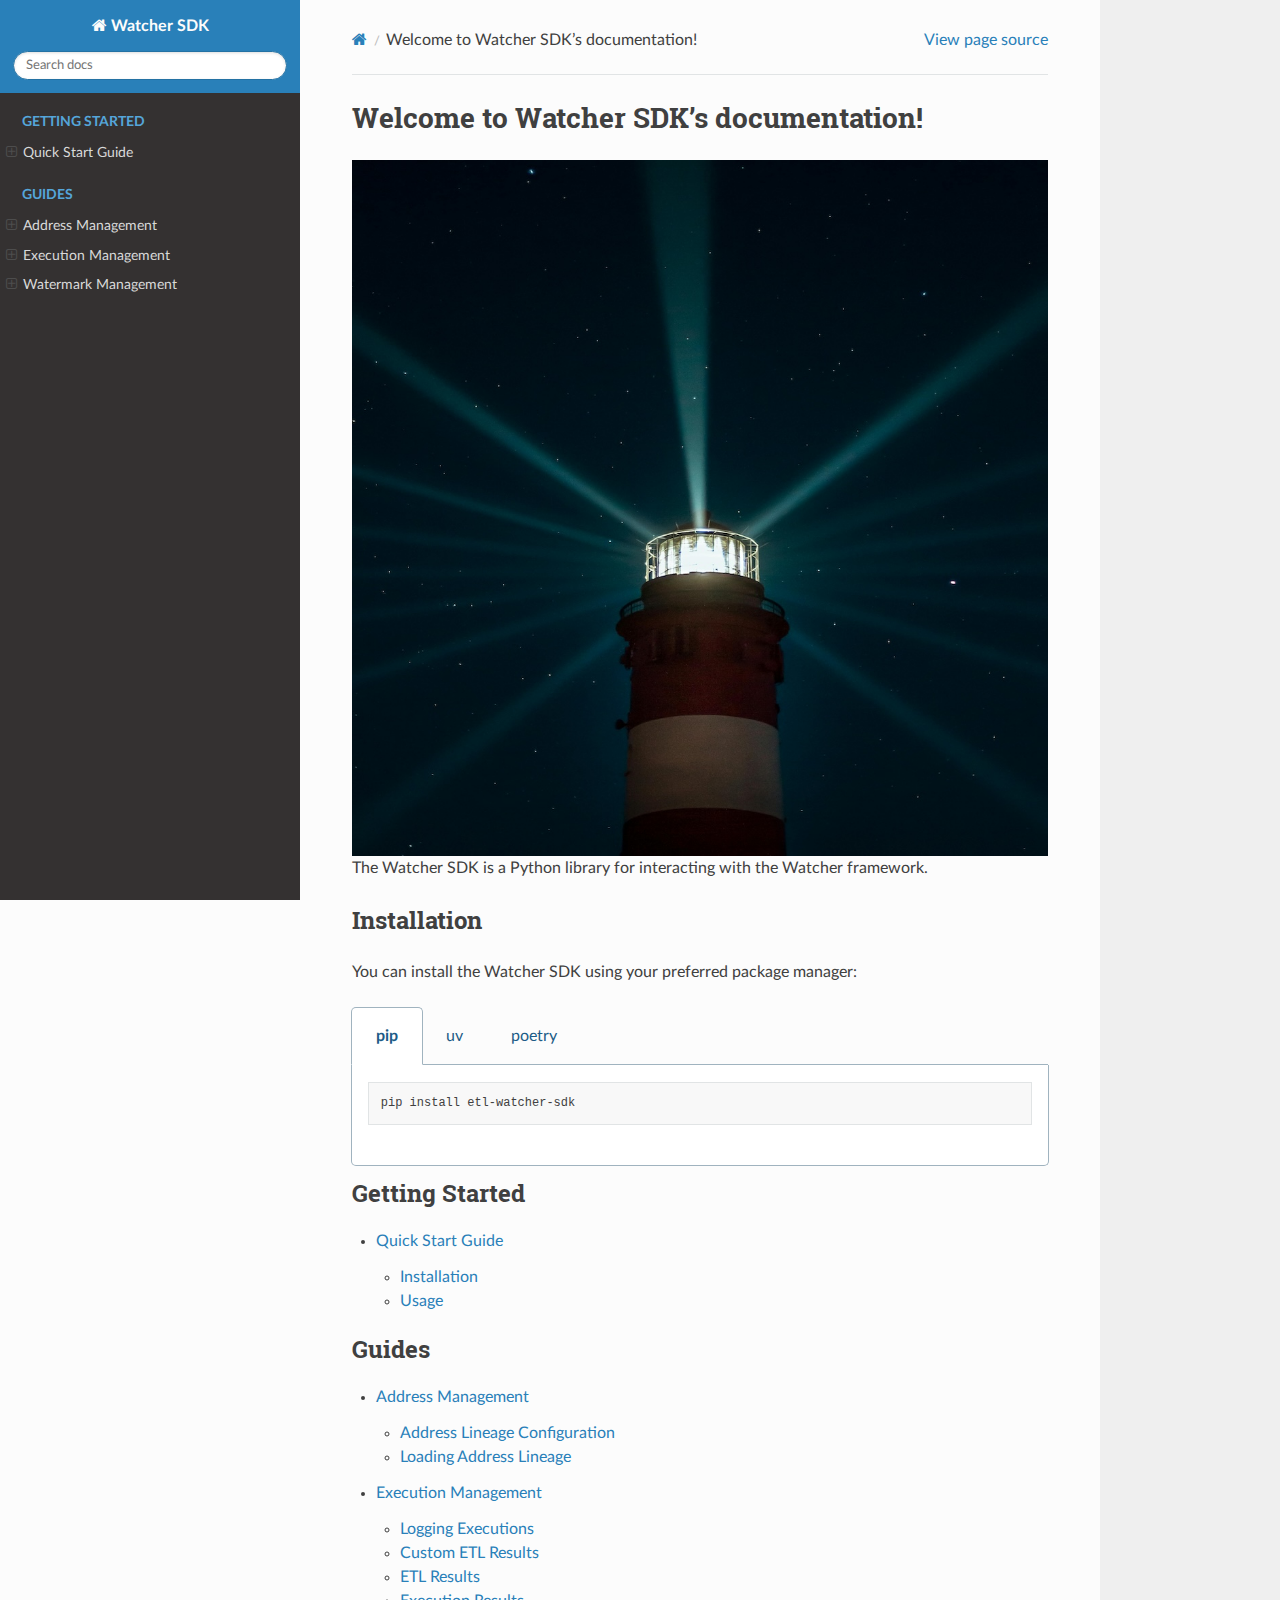
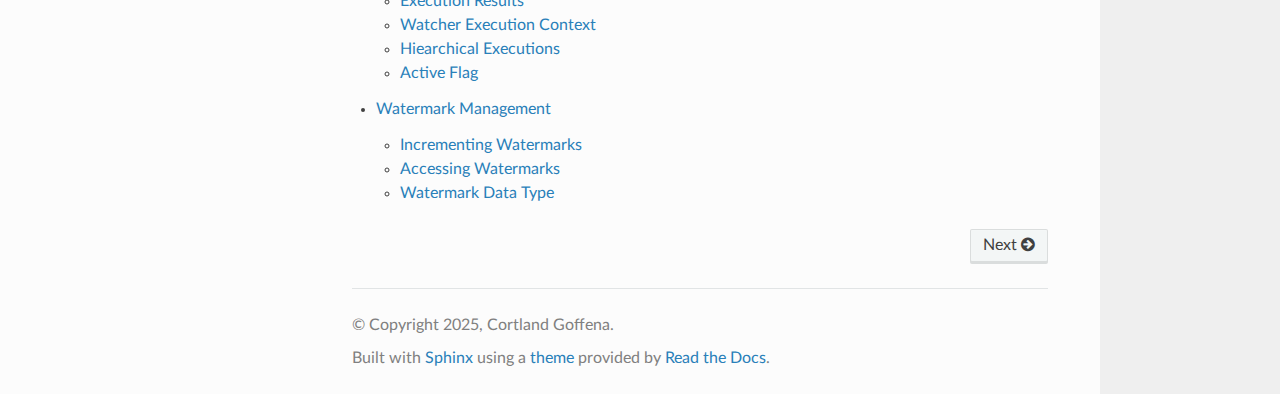
<file: docs/_build/html/index.html>
<!DOCTYPE html>
<html class="writer-html5" lang="en" data-content_root="./">
<head>
  <meta charset="utf-8" /><meta name="viewport" content="width=device-width, initial-scale=1" />

  <meta name="viewport" content="width=device-width, initial-scale=1.0" />
  <title>Welcome to Watcher SDK’s documentation! &mdash; Watcher SDK 0.1.0 documentation</title>
      <link rel="stylesheet" type="text/css" href="_static/pygments.css?v=b86133f3" />
      <link rel="stylesheet" type="text/css" href="_static/css/theme.css?v=e59714d7" />
      <link rel="stylesheet" type="text/css" href="_static/tabs.css?v=a5c4661c" />

  
      <script src="_static/jquery.js?v=5d32c60e"></script>
      <script src="_static/_sphinx_javascript_frameworks_compat.js?v=2cd50e6c"></script>
      <script src="_static/documentation_options.js?v=01f34227"></script>
      <script src="_static/doctools.js?v=9bcbadda"></script>
      <script src="_static/sphinx_highlight.js?v=dc90522c"></script>
      <script src="_static/tabs.js?v=3030b3cb"></script>
    <script src="_static/js/theme.js"></script>
    <link rel="index" title="Index" href="genindex.html" />
    <link rel="search" title="Search" href="search.html" />
    <link rel="next" title="Quick Start Guide" href="getting_started/quick_start.html" /> 
</head>

<body class="wy-body-for-nav"> 
  <div class="wy-grid-for-nav">
    <nav data-toggle="wy-nav-shift" class="wy-nav-side">
      <div class="wy-side-scroll">
        <div class="wy-side-nav-search" >

          
          
          <a href="#" class="icon icon-home">
            Watcher SDK
          </a>
<div role="search">
  <form id="rtd-search-form" class="wy-form" action="search.html" method="get">
    <input type="text" name="q" placeholder="Search docs" aria-label="Search docs" />
    <input type="hidden" name="check_keywords" value="yes" />
    <input type="hidden" name="area" value="default" />
  </form>
</div>
        </div><div class="wy-menu wy-menu-vertical" data-spy="affix" role="navigation" aria-label="Navigation menu">
              <p class="caption" role="heading"><span class="caption-text">Getting Started</span></p>
<ul>
<li class="toctree-l1"><a class="reference internal" href="getting_started/quick_start.html">Quick Start Guide</a><ul>
<li class="toctree-l2"><a class="reference internal" href="getting_started/quick_start.html#installation">Installation</a></li>
<li class="toctree-l2"><a class="reference internal" href="getting_started/quick_start.html#usage">Usage</a><ul>
<li class="toctree-l3"><a class="reference internal" href="getting_started/quick_start.html#store-pipeline-and-address-lineage-configuration">Store Pipeline and Address Lineage Configuration</a></li>
<li class="toctree-l3"><a class="reference internal" href="getting_started/quick_start.html#sync-pipeline-and-address-lineage-configuration">Sync Pipeline and Address Lineage Configuration</a></li>
<li class="toctree-l3"><a class="reference internal" href="getting_started/quick_start.html#track-pipeline-execution">Track Pipeline Execution</a></li>
</ul>
</li>
</ul>
</li>
</ul>
<p class="caption" role="heading"><span class="caption-text">Guides</span></p>
<ul>
<li class="toctree-l1"><a class="reference internal" href="guides/address_management.html">Address Management</a><ul>
<li class="toctree-l2"><a class="reference internal" href="guides/address_management.html#address-lineage-configuration">Address Lineage Configuration</a></li>
<li class="toctree-l2"><a class="reference internal" href="guides/address_management.html#loading-address-lineage">Loading Address Lineage</a></li>
</ul>
</li>
<li class="toctree-l1"><a class="reference internal" href="guides/executions.html">Execution Management</a><ul>
<li class="toctree-l2"><a class="reference internal" href="guides/executions.html#logging-executions">Logging Executions</a><ul>
<li class="toctree-l3"><a class="reference internal" href="guides/executions.html#exception-handling">Exception Handling</a></li>
<li class="toctree-l3"><a class="reference internal" href="guides/executions.html#example-usage">Example Usage</a></li>
</ul>
</li>
<li class="toctree-l2"><a class="reference internal" href="guides/executions.html#custom-etl-results">Custom ETL Results</a></li>
<li class="toctree-l2"><a class="reference internal" href="guides/executions.html#etl-results">ETL Results</a></li>
<li class="toctree-l2"><a class="reference internal" href="guides/executions.html#execution-results">Execution Results</a></li>
<li class="toctree-l2"><a class="reference internal" href="guides/executions.html#watcher-execution-context">Watcher Execution Context</a></li>
<li class="toctree-l2"><a class="reference internal" href="guides/executions.html#hiearchical-executions">Hiearchical Executions</a></li>
<li class="toctree-l2"><a class="reference internal" href="guides/executions.html#active-flag">Active Flag</a></li>
</ul>
</li>
<li class="toctree-l1"><a class="reference internal" href="guides/watermark_management.html">Watermark Management</a><ul>
<li class="toctree-l2"><a class="reference internal" href="guides/watermark_management.html#incrementing-watermarks">Incrementing Watermarks</a></li>
<li class="toctree-l2"><a class="reference internal" href="guides/watermark_management.html#accessing-watermarks">Accessing Watermarks</a></li>
<li class="toctree-l2"><a class="reference internal" href="guides/watermark_management.html#watermark-data-type">Watermark Data Type</a></li>
</ul>
</li>
</ul>

        </div>
      </div>
    </nav>

    <section data-toggle="wy-nav-shift" class="wy-nav-content-wrap"><nav class="wy-nav-top" aria-label="Mobile navigation menu" >
          <i data-toggle="wy-nav-top" class="fa fa-bars"></i>
          <a href="#">Watcher SDK</a>
      </nav>

      <div class="wy-nav-content">
        <div class="rst-content">
          <div role="navigation" aria-label="Page navigation">
  <ul class="wy-breadcrumbs">
      <li><a href="#" class="icon icon-home" aria-label="Home"></a></li>
      <li class="breadcrumb-item active">Welcome to Watcher SDK’s documentation!</li>
      <li class="wy-breadcrumbs-aside">
            <a href="_sources/index.rst.txt" rel="nofollow"> View page source</a>
      </li>
  </ul>
  <hr/>
</div>
          <div role="main" class="document" itemscope="itemscope" itemtype="http://schema.org/Article">
           <div itemprop="articleBody">
             
  <section id="welcome-to-watcher-sdk-s-documentation">
<h1>Welcome to Watcher SDK’s documentation!<a class="headerlink" href="#welcome-to-watcher-sdk-s-documentation" title="Link to this heading"></a></h1>
<a class="logo-responsive reference internal image-reference" href="_images/watcher.jpg"><img alt="Watcher Logo" class="logo-responsive align-center" src="_images/watcher.jpg" style="width: 100%;" />
</a>
<p>The Watcher SDK is a Python library for interacting with the Watcher framework.</p>
<section id="installation">
<h2>Installation<a class="headerlink" href="#installation" title="Link to this heading"></a></h2>
<p>You can install the Watcher SDK using your preferred package manager:</p>
<div class="sphinx-tabs docutils container">
<div aria-label="Tabbed content" class="closeable" role="tablist"><button aria-controls="panel-0-0-0" aria-selected="true" class="sphinx-tabs-tab" id="tab-0-0-0" name="0-0" role="tab" tabindex="0">pip</button><button aria-controls="panel-0-0-1" aria-selected="false" class="sphinx-tabs-tab" id="tab-0-0-1" name="0-1" role="tab" tabindex="-1">uv</button><button aria-controls="panel-0-0-2" aria-selected="false" class="sphinx-tabs-tab" id="tab-0-0-2" name="0-2" role="tab" tabindex="-1">poetry</button></div><div aria-labelledby="tab-0-0-0" class="sphinx-tabs-panel" id="panel-0-0-0" name="0-0" role="tabpanel" tabindex="0"><div class="highlight-bash notranslate"><div class="highlight"><pre><span></span>pip<span class="w"> </span>install<span class="w"> </span>etl-watcher-sdk
</pre></div>
</div>
</div><div aria-labelledby="tab-0-0-1" class="sphinx-tabs-panel" hidden="true" id="panel-0-0-1" name="0-1" role="tabpanel" tabindex="0"><div class="highlight-bash notranslate"><div class="highlight"><pre><span></span>uv<span class="w"> </span>add<span class="w"> </span>etl-watcher-sdk
</pre></div>
</div>
</div><div aria-labelledby="tab-0-0-2" class="sphinx-tabs-panel" hidden="true" id="panel-0-0-2" name="0-2" role="tabpanel" tabindex="0"><div class="highlight-bash notranslate"><div class="highlight"><pre><span></span>poetry<span class="w"> </span>add<span class="w"> </span>etl-watcher-sdk
</pre></div>
</div>
</div></div>
<div class="toctree-wrapper compound">
<p class="caption" role="heading"><span class="caption-text">Getting Started</span></p>
<ul>
<li class="toctree-l1"><a class="reference internal" href="getting_started/quick_start.html">Quick Start Guide</a><ul>
<li class="toctree-l2"><a class="reference internal" href="getting_started/quick_start.html#installation">Installation</a></li>
<li class="toctree-l2"><a class="reference internal" href="getting_started/quick_start.html#usage">Usage</a></li>
</ul>
</li>
</ul>
</div>
<div class="toctree-wrapper compound">
<p class="caption" role="heading"><span class="caption-text">Guides</span></p>
<ul>
<li class="toctree-l1"><a class="reference internal" href="guides/address_management.html">Address Management</a><ul>
<li class="toctree-l2"><a class="reference internal" href="guides/address_management.html#address-lineage-configuration">Address Lineage Configuration</a></li>
<li class="toctree-l2"><a class="reference internal" href="guides/address_management.html#loading-address-lineage">Loading Address Lineage</a></li>
</ul>
</li>
<li class="toctree-l1"><a class="reference internal" href="guides/executions.html">Execution Management</a><ul>
<li class="toctree-l2"><a class="reference internal" href="guides/executions.html#logging-executions">Logging Executions</a></li>
<li class="toctree-l2"><a class="reference internal" href="guides/executions.html#custom-etl-results">Custom ETL Results</a></li>
<li class="toctree-l2"><a class="reference internal" href="guides/executions.html#etl-results">ETL Results</a></li>
<li class="toctree-l2"><a class="reference internal" href="guides/executions.html#execution-results">Execution Results</a></li>
<li class="toctree-l2"><a class="reference internal" href="guides/executions.html#watcher-execution-context">Watcher Execution Context</a></li>
<li class="toctree-l2"><a class="reference internal" href="guides/executions.html#hiearchical-executions">Hiearchical Executions</a></li>
<li class="toctree-l2"><a class="reference internal" href="guides/executions.html#active-flag">Active Flag</a></li>
</ul>
</li>
<li class="toctree-l1"><a class="reference internal" href="guides/watermark_management.html">Watermark Management</a><ul>
<li class="toctree-l2"><a class="reference internal" href="guides/watermark_management.html#incrementing-watermarks">Incrementing Watermarks</a></li>
<li class="toctree-l2"><a class="reference internal" href="guides/watermark_management.html#accessing-watermarks">Accessing Watermarks</a></li>
<li class="toctree-l2"><a class="reference internal" href="guides/watermark_management.html#watermark-data-type">Watermark Data Type</a></li>
</ul>
</li>
</ul>
</div>
</section>
</section>


           </div>
          </div>
          <footer><div class="rst-footer-buttons" role="navigation" aria-label="Footer">
        <a href="getting_started/quick_start.html" class="btn btn-neutral float-right" title="Quick Start Guide" accesskey="n" rel="next">Next <span class="fa fa-arrow-circle-right" aria-hidden="true"></span></a>
    </div>

  <hr/>

  <div role="contentinfo">
    <p>&#169; Copyright 2025, Cortland Goffena.</p>
  </div>

  Built with <a href="https://www.sphinx-doc.org/">Sphinx</a> using a
    <a href="https://github.com/readthedocs/sphinx_rtd_theme">theme</a>
    provided by <a href="https://readthedocs.org">Read the Docs</a>.
   

</footer>
        </div>
      </div>
    </section>
  </div>
  <script>
      jQuery(function () {
          SphinxRtdTheme.Navigation.enable(true);
      });
  </script> 

</body>
</html>
</file>
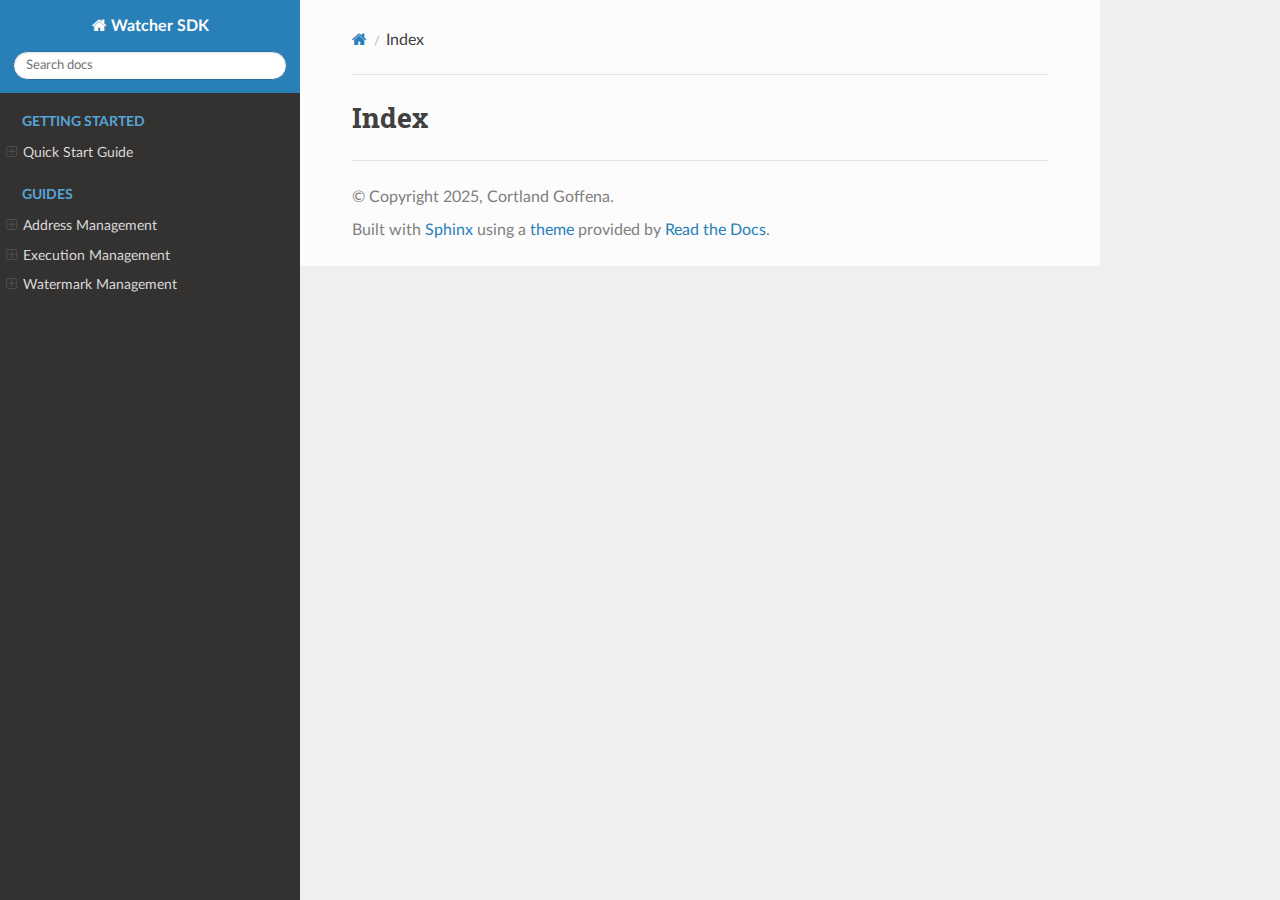
<file: docs/_build/html/genindex.html>
<!DOCTYPE html>
<html class="writer-html5" lang="en" data-content_root="./">
<head>
  <meta charset="utf-8" />
  <meta name="viewport" content="width=device-width, initial-scale=1.0" />
  <title>Index &mdash; Watcher SDK 0.1.0 documentation</title>
      <link rel="stylesheet" type="text/css" href="_static/pygments.css?v=b86133f3" />
      <link rel="stylesheet" type="text/css" href="_static/css/theme.css?v=e59714d7" />

  
      <script src="_static/jquery.js?v=5d32c60e"></script>
      <script src="_static/_sphinx_javascript_frameworks_compat.js?v=2cd50e6c"></script>
      <script src="_static/documentation_options.js?v=01f34227"></script>
      <script src="_static/doctools.js?v=9bcbadda"></script>
      <script src="_static/sphinx_highlight.js?v=dc90522c"></script>
    <script src="_static/js/theme.js"></script>
    <link rel="index" title="Index" href="#" />
    <link rel="search" title="Search" href="search.html" /> 
</head>

<body class="wy-body-for-nav"> 
  <div class="wy-grid-for-nav">
    <nav data-toggle="wy-nav-shift" class="wy-nav-side">
      <div class="wy-side-scroll">
        <div class="wy-side-nav-search" >

          
          
          <a href="index.html" class="icon icon-home">
            Watcher SDK
          </a>
<div role="search">
  <form id="rtd-search-form" class="wy-form" action="search.html" method="get">
    <input type="text" name="q" placeholder="Search docs" aria-label="Search docs" />
    <input type="hidden" name="check_keywords" value="yes" />
    <input type="hidden" name="area" value="default" />
  </form>
</div>
        </div><div class="wy-menu wy-menu-vertical" data-spy="affix" role="navigation" aria-label="Navigation menu">
              <p class="caption" role="heading"><span class="caption-text">Getting Started</span></p>
<ul>
<li class="toctree-l1"><a class="reference internal" href="getting_started/quick_start.html">Quick Start Guide</a><ul>
<li class="toctree-l2"><a class="reference internal" href="getting_started/quick_start.html#installation">Installation</a></li>
<li class="toctree-l2"><a class="reference internal" href="getting_started/quick_start.html#usage">Usage</a><ul>
<li class="toctree-l3"><a class="reference internal" href="getting_started/quick_start.html#store-pipeline-and-address-lineage-configuration">Store Pipeline and Address Lineage Configuration</a></li>
<li class="toctree-l3"><a class="reference internal" href="getting_started/quick_start.html#sync-pipeline-and-address-lineage-configuration">Sync Pipeline and Address Lineage Configuration</a></li>
<li class="toctree-l3"><a class="reference internal" href="getting_started/quick_start.html#track-pipeline-execution">Track Pipeline Execution</a></li>
</ul>
</li>
</ul>
</li>
</ul>
<p class="caption" role="heading"><span class="caption-text">Guides</span></p>
<ul>
<li class="toctree-l1"><a class="reference internal" href="guides/address_management.html">Address Management</a><ul>
<li class="toctree-l2"><a class="reference internal" href="guides/address_management.html#address-lineage-configuration">Address Lineage Configuration</a></li>
<li class="toctree-l2"><a class="reference internal" href="guides/address_management.html#loading-address-lineage">Loading Address Lineage</a></li>
</ul>
</li>
<li class="toctree-l1"><a class="reference internal" href="guides/executions.html">Execution Management</a><ul>
<li class="toctree-l2"><a class="reference internal" href="guides/executions.html#logging-executions">Logging Executions</a><ul>
<li class="toctree-l3"><a class="reference internal" href="guides/executions.html#exception-handling">Exception Handling</a></li>
<li class="toctree-l3"><a class="reference internal" href="guides/executions.html#example-usage">Example Usage</a></li>
</ul>
</li>
<li class="toctree-l2"><a class="reference internal" href="guides/executions.html#custom-etl-results">Custom ETL Results</a></li>
<li class="toctree-l2"><a class="reference internal" href="guides/executions.html#etl-results">ETL Results</a></li>
<li class="toctree-l2"><a class="reference internal" href="guides/executions.html#execution-results">Execution Results</a></li>
<li class="toctree-l2"><a class="reference internal" href="guides/executions.html#watcher-execution-context">Watcher Execution Context</a></li>
<li class="toctree-l2"><a class="reference internal" href="guides/executions.html#hiearchical-executions">Hiearchical Executions</a></li>
<li class="toctree-l2"><a class="reference internal" href="guides/executions.html#active-flag">Active Flag</a></li>
</ul>
</li>
<li class="toctree-l1"><a class="reference internal" href="guides/watermark_management.html">Watermark Management</a><ul>
<li class="toctree-l2"><a class="reference internal" href="guides/watermark_management.html#incrementing-watermarks">Incrementing Watermarks</a></li>
<li class="toctree-l2"><a class="reference internal" href="guides/watermark_management.html#accessing-watermarks">Accessing Watermarks</a></li>
<li class="toctree-l2"><a class="reference internal" href="guides/watermark_management.html#watermark-data-type">Watermark Data Type</a></li>
</ul>
</li>
</ul>

        </div>
      </div>
    </nav>

    <section data-toggle="wy-nav-shift" class="wy-nav-content-wrap"><nav class="wy-nav-top" aria-label="Mobile navigation menu" >
          <i data-toggle="wy-nav-top" class="fa fa-bars"></i>
          <a href="index.html">Watcher SDK</a>
      </nav>

      <div class="wy-nav-content">
        <div class="rst-content">
          <div role="navigation" aria-label="Page navigation">
  <ul class="wy-breadcrumbs">
      <li><a href="index.html" class="icon icon-home" aria-label="Home"></a></li>
      <li class="breadcrumb-item active">Index</li>
      <li class="wy-breadcrumbs-aside">
      </li>
  </ul>
  <hr/>
</div>
          <div role="main" class="document" itemscope="itemscope" itemtype="http://schema.org/Article">
           <div itemprop="articleBody">
             

<h1 id="index">Index</h1>

<div class="genindex-jumpbox">
 
</div>


           </div>
          </div>
          <footer>

  <hr/>

  <div role="contentinfo">
    <p>&#169; Copyright 2025, Cortland Goffena.</p>
  </div>

  Built with <a href="https://www.sphinx-doc.org/">Sphinx</a> using a
    <a href="https://github.com/readthedocs/sphinx_rtd_theme">theme</a>
    provided by <a href="https://readthedocs.org">Read the Docs</a>.
   

</footer>
        </div>
      </div>
    </section>
  </div>
  <script>
      jQuery(function () {
          SphinxRtdTheme.Navigation.enable(true);
      });
  </script> 

</body>
</html>
</file>
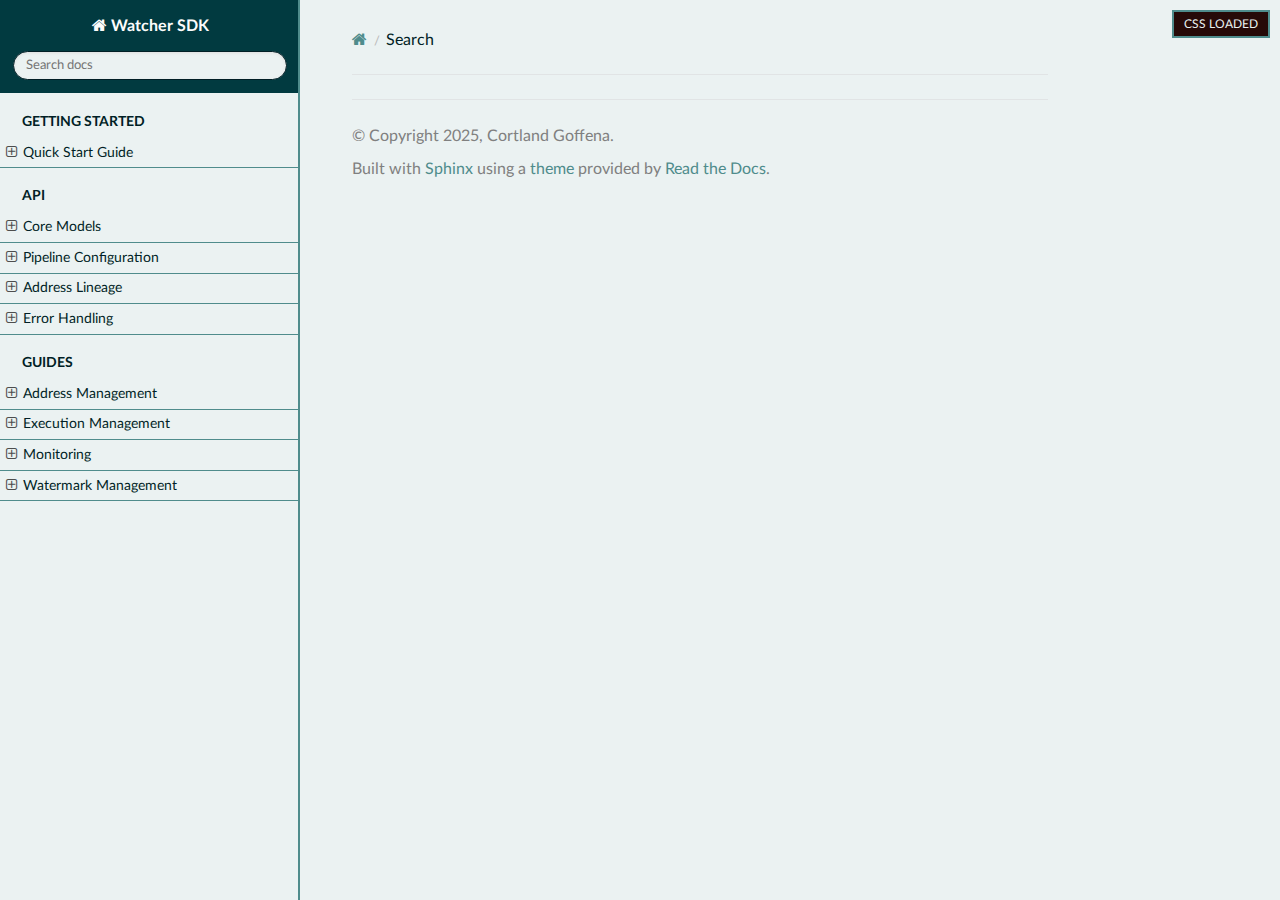
<file: docs/_build/html/search.html>
<!DOCTYPE html>
<html class="writer-html5" lang="en" data-content_root="./">
<head>
  <meta charset="utf-8" />
  <meta name="viewport" content="width=device-width, initial-scale=1.0" />
  <title>Search &mdash; Watcher SDK 0.1.0 documentation</title>
      <link rel="stylesheet" type="text/css" href="_static/pygments.css?v=b86133f3" />
      <link rel="stylesheet" type="text/css" href="_static/css/theme.css?v=e59714d7" />
      <link rel="stylesheet" type="text/css" href="_static/css/custom.css?v=c4a40db5" />

  
    
      <script src="_static/jquery.js?v=5d32c60e"></script>
      <script src="_static/_sphinx_javascript_frameworks_compat.js?v=2cd50e6c"></script>
      <script src="_static/documentation_options.js?v=01f34227"></script>
      <script src="_static/doctools.js?v=9bcbadda"></script>
      <script src="_static/sphinx_highlight.js?v=dc90522c"></script>
    <script src="_static/js/theme.js"></script>
    <script src="_static/searchtools.js"></script>
    <script src="_static/language_data.js"></script>
    <link rel="index" title="Index" href="genindex.html" />
    <link rel="search" title="Search" href="#" /> 
</head>

<body class="wy-body-for-nav"> 
  <div class="wy-grid-for-nav">
    <nav data-toggle="wy-nav-shift" class="wy-nav-side">
      <div class="wy-side-scroll">
        <div class="wy-side-nav-search" >

          
          
          <a href="index.html" class="icon icon-home">
            Watcher SDK
          </a>
<div role="search">
  <form id="rtd-search-form" class="wy-form" action="#" method="get">
    <input type="text" name="q" placeholder="Search docs" aria-label="Search docs" />
    <input type="hidden" name="check_keywords" value="yes" />
    <input type="hidden" name="area" value="default" />
  </form>
</div>
        </div><div class="wy-menu wy-menu-vertical" data-spy="affix" role="navigation" aria-label="Navigation menu">
              <p class="caption" role="heading"><span class="caption-text">Getting Started</span></p>
<ul>
<li class="toctree-l1"><a class="reference internal" href="getting_started/quick_start.html">Quick Start Guide</a><ul>
<li class="toctree-l2"><a class="reference internal" href="getting_started/quick_start.html#installation">Installation</a></li>
<li class="toctree-l2"><a class="reference internal" href="getting_started/quick_start.html#usage">Usage</a><ul>
<li class="toctree-l3"><a class="reference internal" href="getting_started/quick_start.html#store-pipeline-and-address-lineage-configuration">Store Pipeline and Address Lineage Configuration</a></li>
<li class="toctree-l3"><a class="reference internal" href="getting_started/quick_start.html#sync-pipeline-and-address-lineage-configuration">Sync Pipeline and Address Lineage Configuration</a></li>
<li class="toctree-l3"><a class="reference internal" href="getting_started/quick_start.html#track-pipeline-execution">Track Pipeline Execution</a></li>
</ul>
</li>
</ul>
</li>
</ul>
<p class="caption" role="heading"><span class="caption-text">API</span></p>
<ul>
<li class="toctree-l1"><a class="reference internal" href="api/models.html">Core Models</a><ul>
<li class="toctree-l2"><a class="reference internal" href="api/models.html#etlresult">ETLResult</a></li>
<li class="toctree-l2"><a class="reference internal" href="api/models.html#watchercontext">WatcherContext</a></li>
<li class="toctree-l2"><a class="reference internal" href="api/models.html#executionresult">ExecutionResult</a></li>
</ul>
</li>
<li class="toctree-l1"><a class="reference internal" href="api/models.html#pipeline-configuration">Pipeline Configuration</a><ul>
<li class="toctree-l2"><a class="reference internal" href="api/models.html#pipeline">Pipeline</a></li>
<li class="toctree-l2"><a class="reference internal" href="api/models.html#pipelineconfig">PipelineConfig</a></li>
<li class="toctree-l2"><a class="reference internal" href="api/models.html#syncedpipelineconfig">SyncedPipelineConfig</a></li>
</ul>
</li>
<li class="toctree-l1"><a class="reference internal" href="api/models.html#address-lineage">Address Lineage</a><ul>
<li class="toctree-l2"><a class="reference internal" href="api/models.html#address">Address</a></li>
<li class="toctree-l2"><a class="reference internal" href="api/models.html#addresslineage">AddressLineage</a></li>
</ul>
</li>
<li class="toctree-l1"><a class="reference internal" href="api/models.html#error-handling">Error Handling</a><ul>
<li class="toctree-l2"><a class="reference internal" href="api/models.html#watcherapierror">WatcherAPIError</a></li>
<li class="toctree-l2"><a class="reference internal" href="api/models.html#watchernetworkerror">WatcherNetworkError</a></li>
</ul>
</li>
</ul>
<p class="caption" role="heading"><span class="caption-text">Guides</span></p>
<ul>
<li class="toctree-l1"><a class="reference internal" href="guides/address_management.html">Address Management</a><ul>
<li class="toctree-l2"><a class="reference internal" href="guides/address_management.html#address-lineage-configuration">Address Lineage Configuration</a></li>
<li class="toctree-l2"><a class="reference internal" href="guides/address_management.html#loading-address-lineage">Loading Address Lineage</a></li>
</ul>
</li>
<li class="toctree-l1"><a class="reference internal" href="guides/executions.html">Execution Management</a><ul>
<li class="toctree-l2"><a class="reference internal" href="guides/executions.html#logging-executions">Logging Executions</a><ul>
<li class="toctree-l3"><a class="reference internal" href="guides/executions.html#exception-handling">Exception Handling</a></li>
<li class="toctree-l3"><a class="reference internal" href="guides/executions.html#example-usage">Example Usage</a></li>
</ul>
</li>
<li class="toctree-l2"><a class="reference internal" href="guides/executions.html#custom-etl-results">Custom ETL Results</a></li>
<li class="toctree-l2"><a class="reference internal" href="guides/executions.html#etl-results">ETL Results</a></li>
<li class="toctree-l2"><a class="reference internal" href="guides/executions.html#execution-results">Execution Results</a></li>
<li class="toctree-l2"><a class="reference internal" href="guides/executions.html#hierarchical-executions">Hierarchical Executions</a></li>
<li class="toctree-l2"><a class="reference internal" href="guides/executions.html#watcher-execution-context">Watcher Execution Context</a></li>
<li class="toctree-l2"><a class="reference internal" href="guides/executions.html#active-flag">Active Flag</a></li>
</ul>
</li>
<li class="toctree-l1"><a class="reference internal" href="guides/monitoring.html">Monitoring</a><ul>
<li class="toctree-l2"><a class="reference internal" href="guides/monitoring.html#trigger-timeliness-check">Trigger Timeliness Check</a></li>
<li class="toctree-l2"><a class="reference internal" href="guides/monitoring.html#trigger-freshness-check">Trigger Freshness Check</a></li>
<li class="toctree-l2"><a class="reference internal" href="guides/monitoring.html#trigger-celery-queue-check">Trigger Celery Queue Check</a></li>
</ul>
</li>
<li class="toctree-l1"><a class="reference internal" href="guides/watermark_management.html">Watermark Management</a><ul>
<li class="toctree-l2"><a class="reference internal" href="guides/watermark_management.html#incrementing-watermarks">Incrementing Watermarks</a></li>
<li class="toctree-l2"><a class="reference internal" href="guides/watermark_management.html#accessing-watermarks">Accessing Watermarks</a></li>
<li class="toctree-l2"><a class="reference internal" href="guides/watermark_management.html#watermark-data-type">Watermark Data Type</a></li>
</ul>
</li>
</ul>

        </div>
      </div>
    </nav>

    <section data-toggle="wy-nav-shift" class="wy-nav-content-wrap"><nav class="wy-nav-top" aria-label="Mobile navigation menu" >
          <i data-toggle="wy-nav-top" class="fa fa-bars"></i>
          <a href="index.html">Watcher SDK</a>
      </nav>

      <div class="wy-nav-content">
        <div class="rst-content">
          <div role="navigation" aria-label="Page navigation">
  <ul class="wy-breadcrumbs">
      <li><a href="index.html" class="icon icon-home" aria-label="Home"></a></li>
      <li class="breadcrumb-item active">Search</li>
      <li class="wy-breadcrumbs-aside">
      </li>
  </ul>
  <hr/>
</div>
          <div role="main" class="document" itemscope="itemscope" itemtype="http://schema.org/Article">
           <div itemprop="articleBody">
             
  <noscript>
  <div id="fallback" class="admonition warning">
    <p class="last">
      Please activate JavaScript to enable the search functionality.
    </p>
  </div>
  </noscript>

  
  <div id="search-results">
  
  </div>

           </div>
          </div>
          <footer>

  <hr/>

  <div role="contentinfo">
    <p>&#169; Copyright 2025, Cortland Goffena.</p>
  </div>

  Built with <a href="https://www.sphinx-doc.org/">Sphinx</a> using a
    <a href="https://github.com/readthedocs/sphinx_rtd_theme">theme</a>
    provided by <a href="https://readthedocs.org">Read the Docs</a>.
   

</footer>
        </div>
      </div>
    </section>
  </div>
  <script>
      jQuery(function () {
          SphinxRtdTheme.Navigation.enable(true);
      });
  </script>
  <script>
    jQuery(function() { Search.loadIndex("searchindex.js"); });
  </script>
  
  <script id="searchindexloader"></script>
   


</body>
</html>
</file>
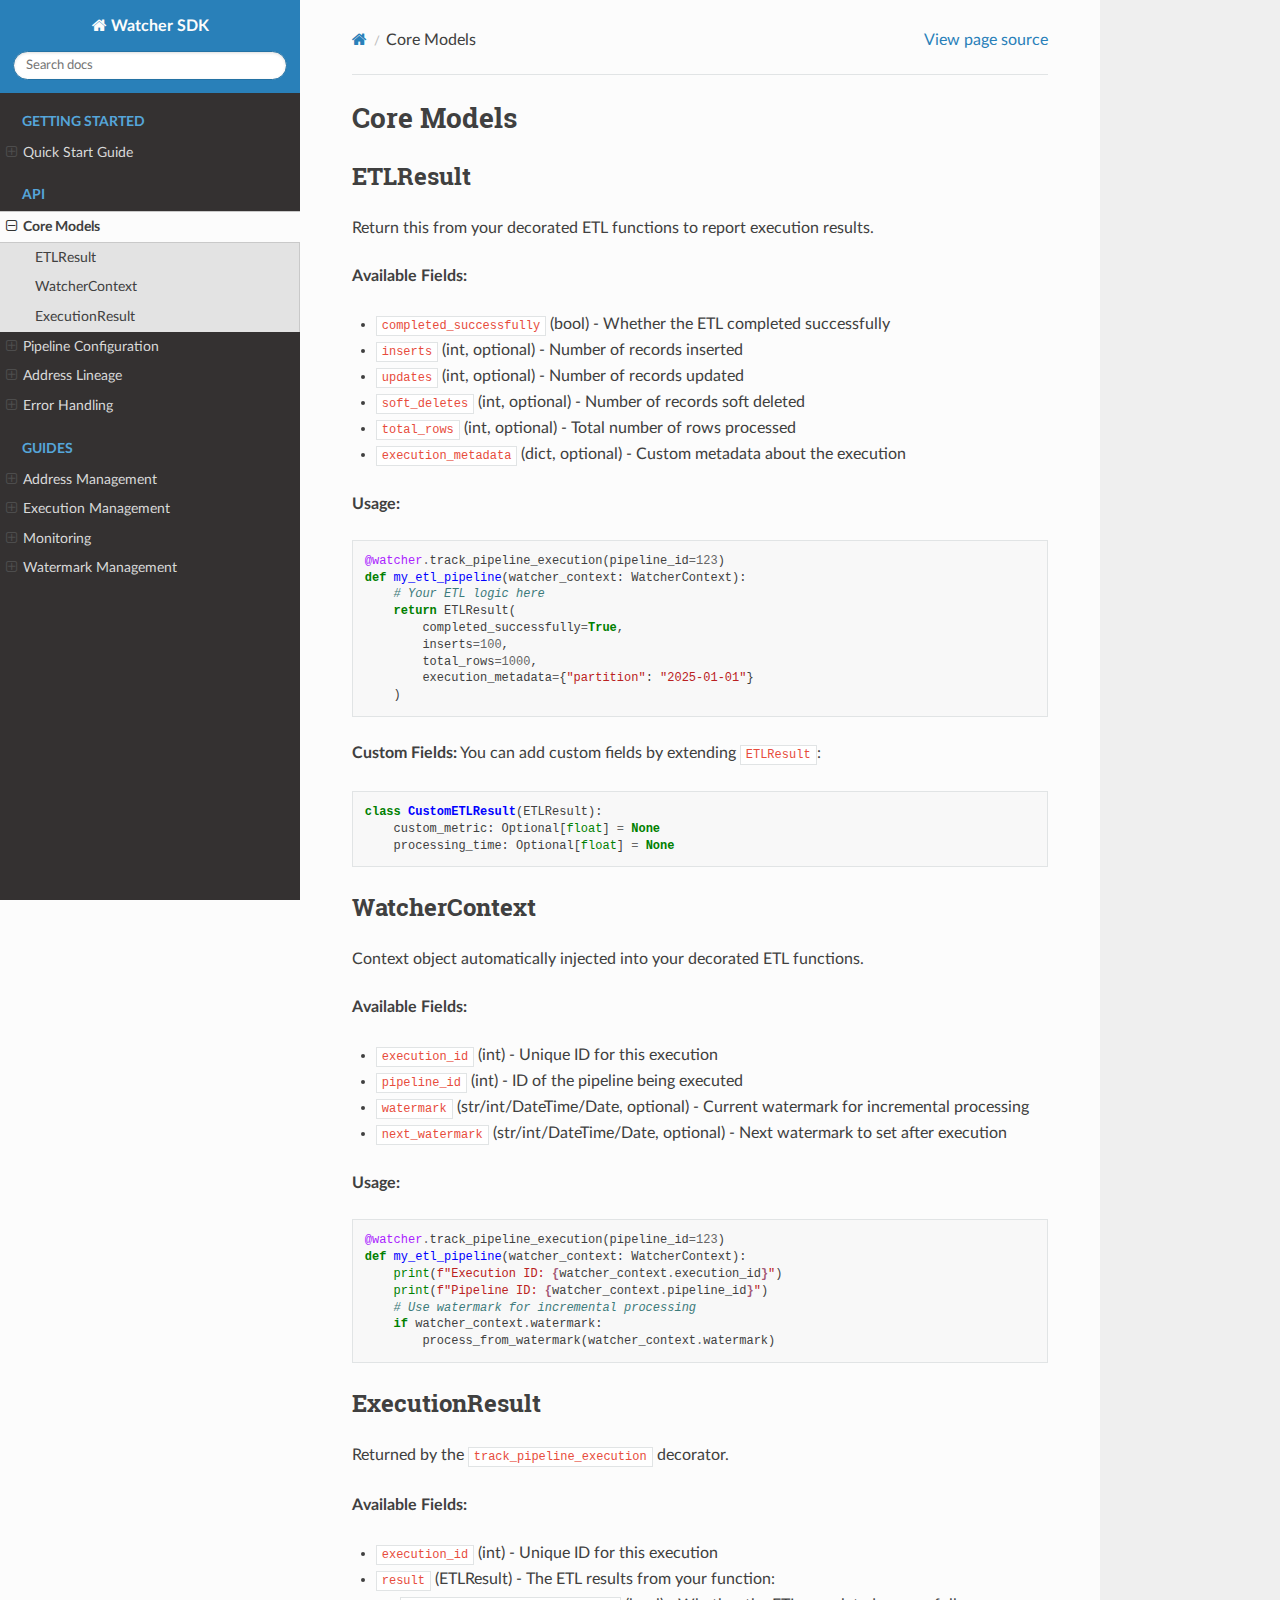
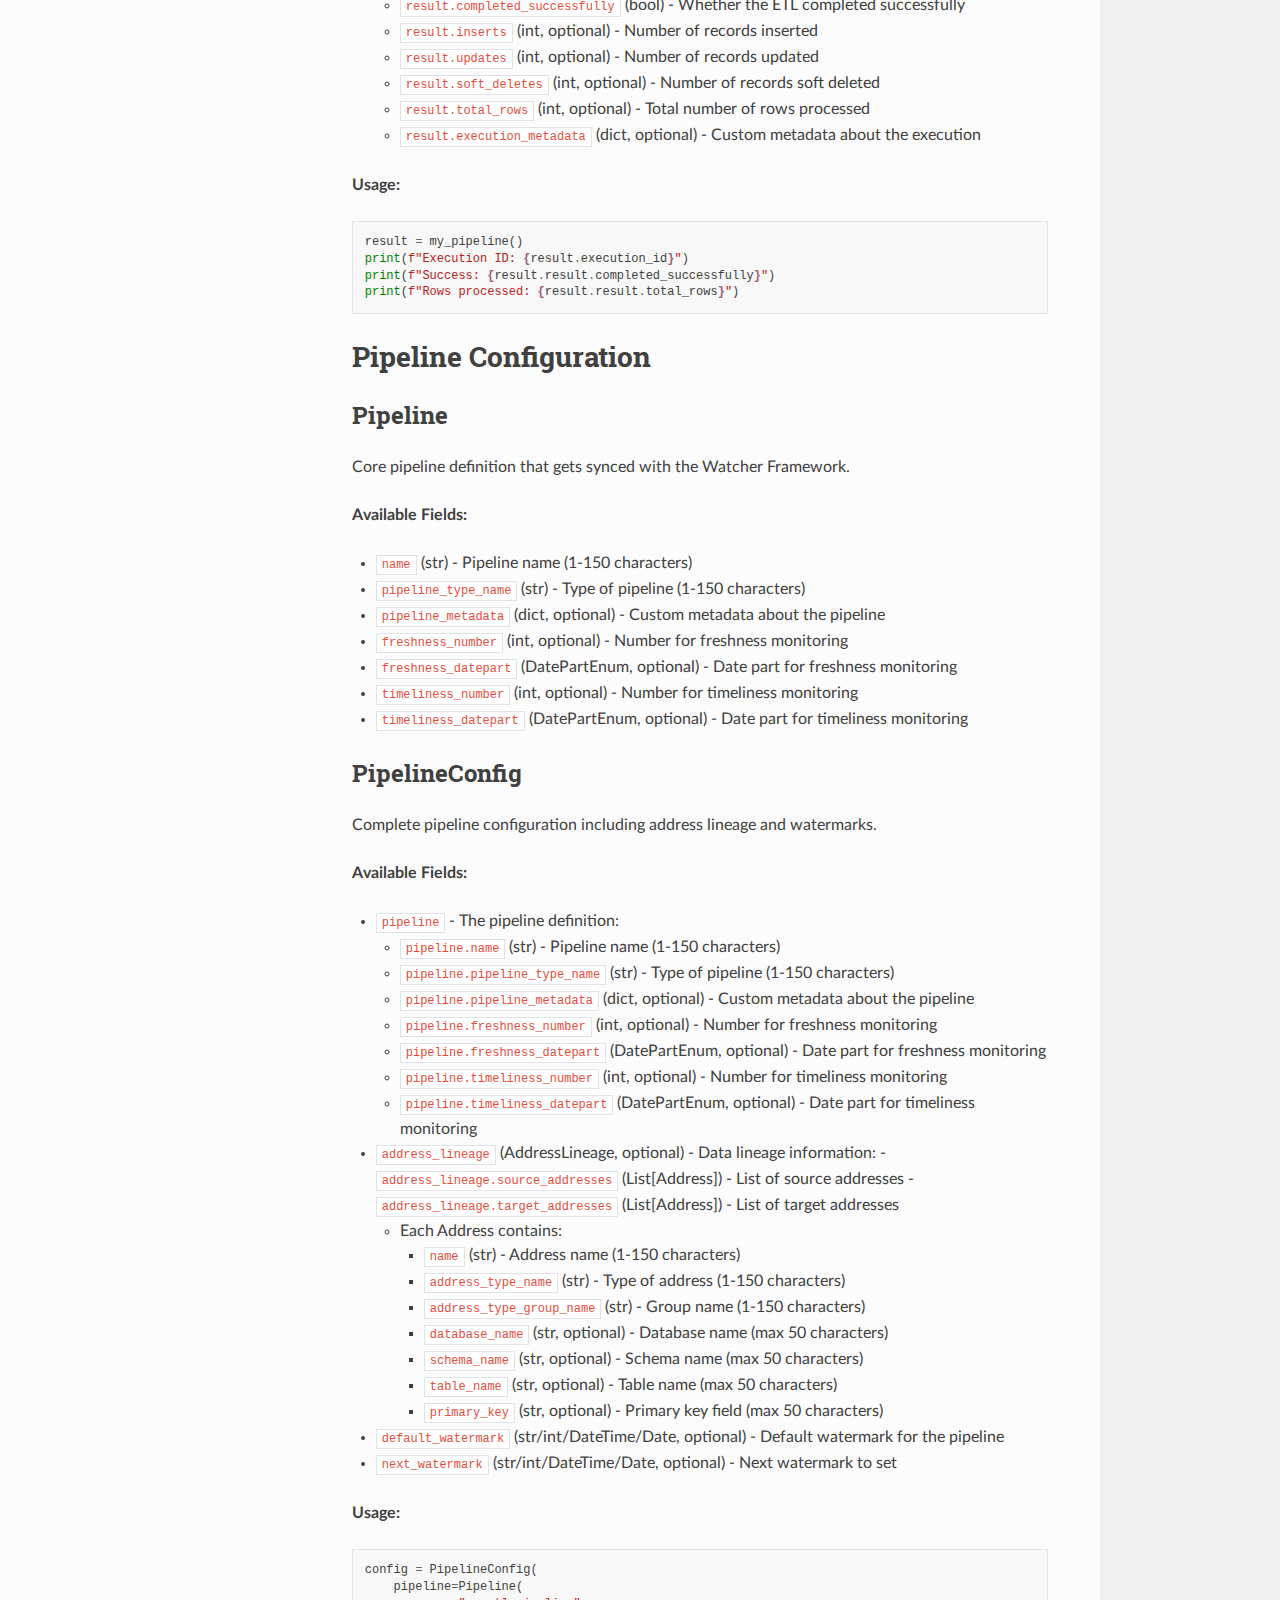
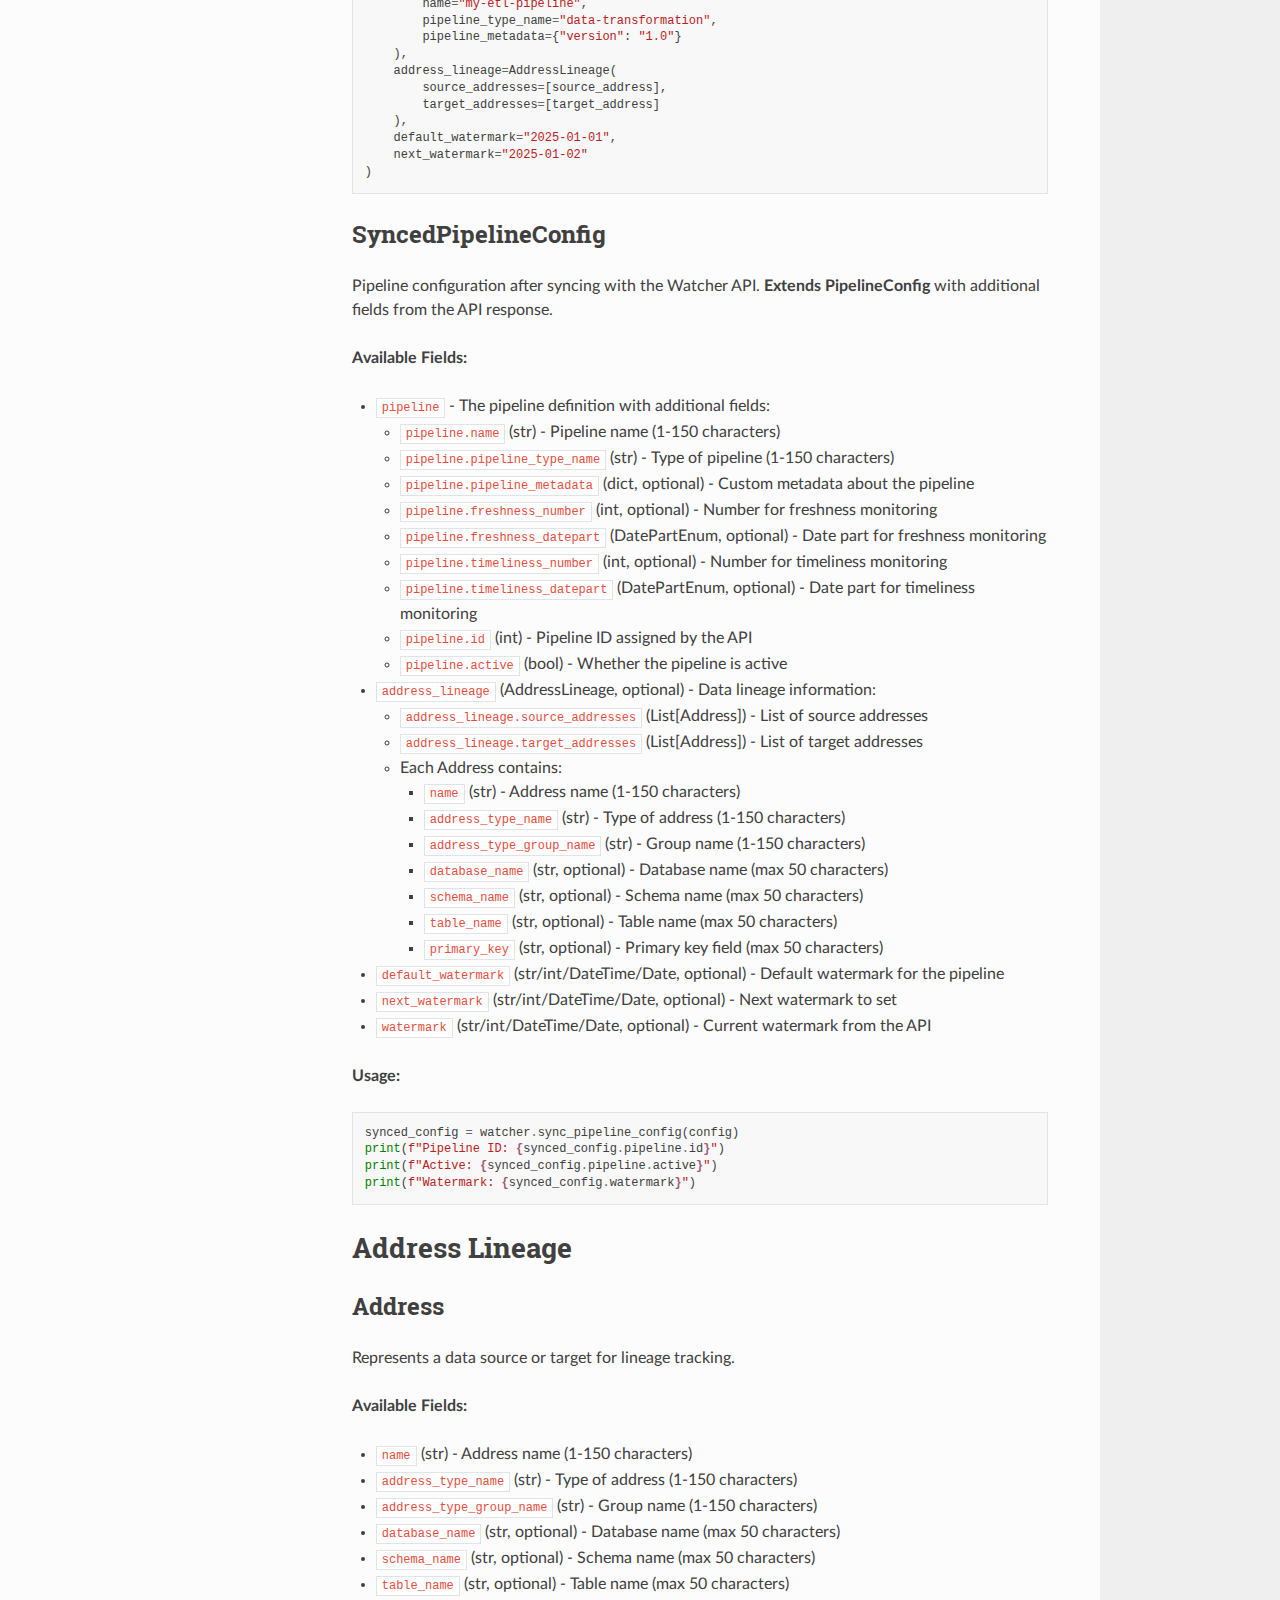
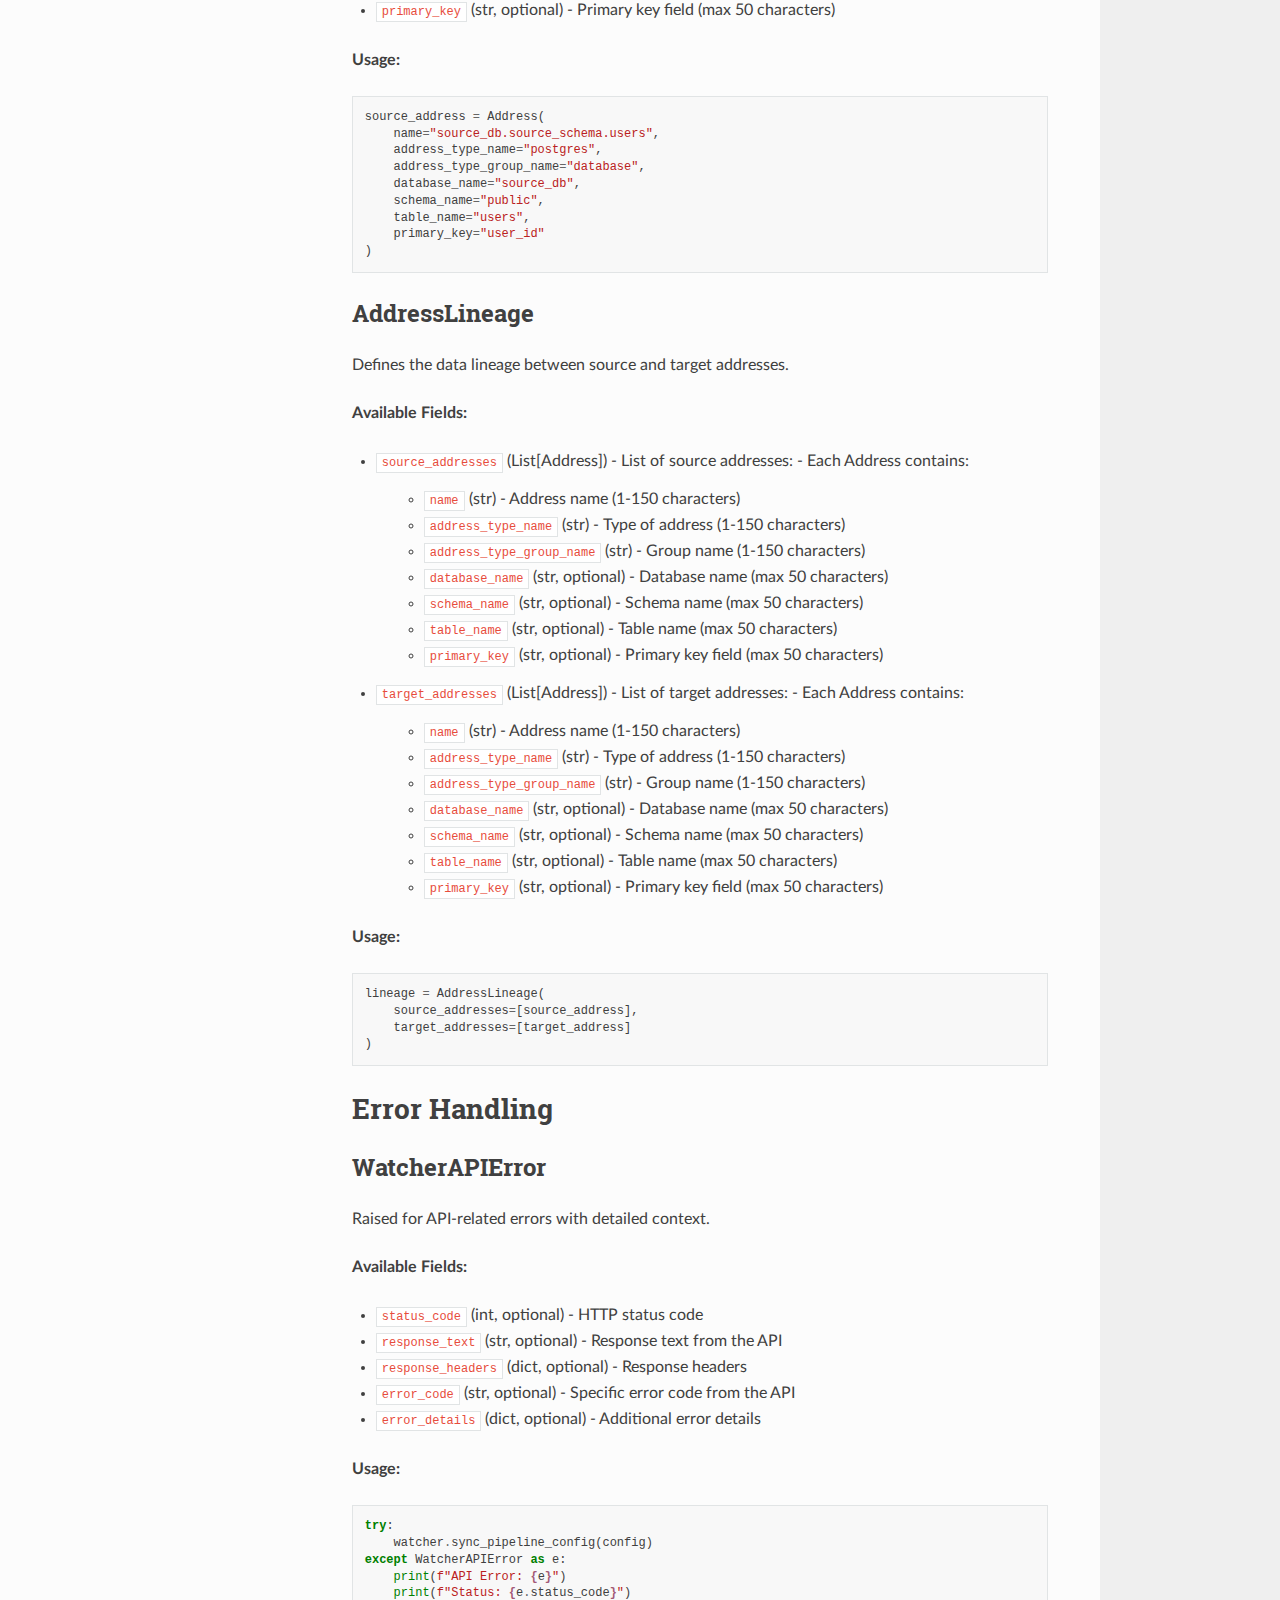
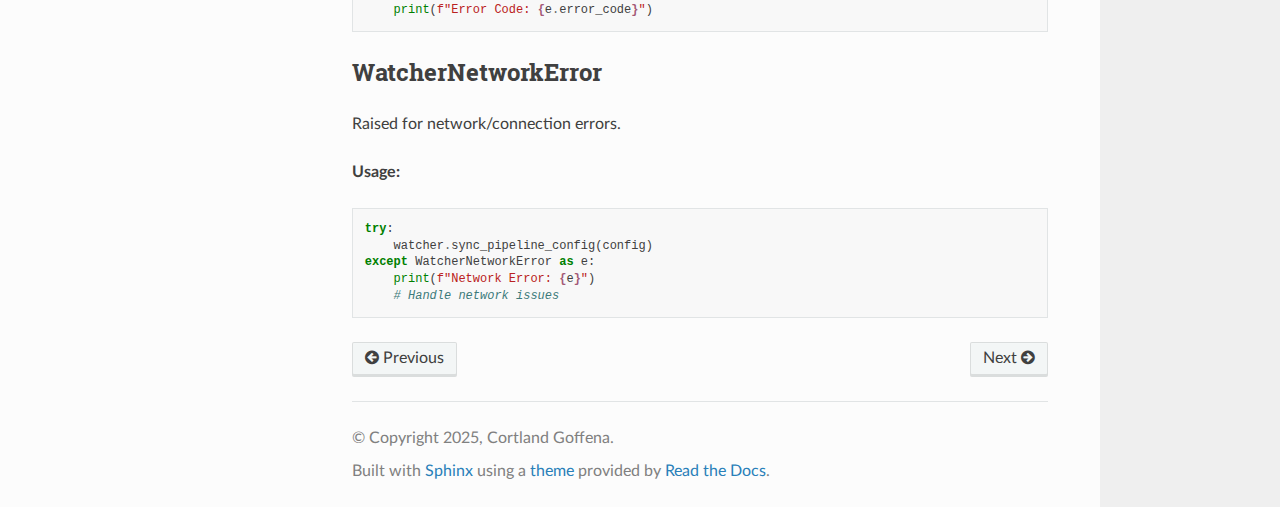
<file: docs/_build/html/api/models.html>
<!DOCTYPE html>
<html class="writer-html5" lang="en" data-content_root="../">
<head>
  <meta charset="utf-8" /><meta name="viewport" content="width=device-width, initial-scale=1" />

  <meta name="viewport" content="width=device-width, initial-scale=1.0" />
  <title>Core Models &mdash; Watcher SDK 0.1.0 documentation</title>
      <link rel="stylesheet" type="text/css" href="../_static/pygments.css?v=b86133f3" />
      <link rel="stylesheet" type="text/css" href="../_static/css/theme.css?v=e59714d7" />

  
      <script src="../_static/jquery.js?v=5d32c60e"></script>
      <script src="../_static/_sphinx_javascript_frameworks_compat.js?v=2cd50e6c"></script>
      <script src="../_static/documentation_options.js?v=01f34227"></script>
      <script src="../_static/doctools.js?v=9bcbadda"></script>
      <script src="../_static/sphinx_highlight.js?v=dc90522c"></script>
    <script src="../_static/js/theme.js"></script>
    <link rel="index" title="Index" href="../genindex.html" />
    <link rel="search" title="Search" href="../search.html" />
    <link rel="next" title="Address Management" href="../guides/address_management.html" />
    <link rel="prev" title="Quick Start Guide" href="../getting_started/quick_start.html" /> 
</head>

<body class="wy-body-for-nav"> 
  <div class="wy-grid-for-nav">
    <nav data-toggle="wy-nav-shift" class="wy-nav-side">
      <div class="wy-side-scroll">
        <div class="wy-side-nav-search" >

          
          
          <a href="../index.html" class="icon icon-home">
            Watcher SDK
          </a>
<div role="search">
  <form id="rtd-search-form" class="wy-form" action="../search.html" method="get">
    <input type="text" name="q" placeholder="Search docs" aria-label="Search docs" />
    <input type="hidden" name="check_keywords" value="yes" />
    <input type="hidden" name="area" value="default" />
  </form>
</div>
        </div><div class="wy-menu wy-menu-vertical" data-spy="affix" role="navigation" aria-label="Navigation menu">
              <p class="caption" role="heading"><span class="caption-text">Getting Started</span></p>
<ul>
<li class="toctree-l1"><a class="reference internal" href="../getting_started/quick_start.html">Quick Start Guide</a><ul>
<li class="toctree-l2"><a class="reference internal" href="../getting_started/quick_start.html#installation">Installation</a></li>
<li class="toctree-l2"><a class="reference internal" href="../getting_started/quick_start.html#usage">Usage</a><ul>
<li class="toctree-l3"><a class="reference internal" href="../getting_started/quick_start.html#store-pipeline-and-address-lineage-configuration">Store Pipeline and Address Lineage Configuration</a></li>
<li class="toctree-l3"><a class="reference internal" href="../getting_started/quick_start.html#sync-pipeline-and-address-lineage-configuration">Sync Pipeline and Address Lineage Configuration</a></li>
<li class="toctree-l3"><a class="reference internal" href="../getting_started/quick_start.html#track-pipeline-execution">Track Pipeline Execution</a></li>
</ul>
</li>
</ul>
</li>
</ul>
<p class="caption" role="heading"><span class="caption-text">API</span></p>
<ul class="current">
<li class="toctree-l1 current"><a class="current reference internal" href="#">Core Models</a><ul>
<li class="toctree-l2"><a class="reference internal" href="#etlresult">ETLResult</a></li>
<li class="toctree-l2"><a class="reference internal" href="#watchercontext">WatcherContext</a></li>
<li class="toctree-l2"><a class="reference internal" href="#executionresult">ExecutionResult</a></li>
</ul>
</li>
<li class="toctree-l1"><a class="reference internal" href="#pipeline-configuration">Pipeline Configuration</a><ul>
<li class="toctree-l2"><a class="reference internal" href="#pipeline">Pipeline</a></li>
<li class="toctree-l2"><a class="reference internal" href="#pipelineconfig">PipelineConfig</a></li>
<li class="toctree-l2"><a class="reference internal" href="#syncedpipelineconfig">SyncedPipelineConfig</a></li>
</ul>
</li>
<li class="toctree-l1"><a class="reference internal" href="#address-lineage">Address Lineage</a><ul>
<li class="toctree-l2"><a class="reference internal" href="#address">Address</a></li>
<li class="toctree-l2"><a class="reference internal" href="#addresslineage">AddressLineage</a></li>
</ul>
</li>
<li class="toctree-l1"><a class="reference internal" href="#error-handling">Error Handling</a><ul>
<li class="toctree-l2"><a class="reference internal" href="#watcherapierror">WatcherAPIError</a></li>
<li class="toctree-l2"><a class="reference internal" href="#watchernetworkerror">WatcherNetworkError</a></li>
</ul>
</li>
</ul>
<p class="caption" role="heading"><span class="caption-text">Guides</span></p>
<ul>
<li class="toctree-l1"><a class="reference internal" href="../guides/address_management.html">Address Management</a><ul>
<li class="toctree-l2"><a class="reference internal" href="../guides/address_management.html#address-lineage-configuration">Address Lineage Configuration</a></li>
<li class="toctree-l2"><a class="reference internal" href="../guides/address_management.html#loading-address-lineage">Loading Address Lineage</a></li>
</ul>
</li>
<li class="toctree-l1"><a class="reference internal" href="../guides/executions.html">Execution Management</a><ul>
<li class="toctree-l2"><a class="reference internal" href="../guides/executions.html#logging-executions">Logging Executions</a><ul>
<li class="toctree-l3"><a class="reference internal" href="../guides/executions.html#exception-handling">Exception Handling</a></li>
<li class="toctree-l3"><a class="reference internal" href="../guides/executions.html#example-usage">Example Usage</a></li>
</ul>
</li>
<li class="toctree-l2"><a class="reference internal" href="../guides/executions.html#custom-etl-results">Custom ETL Results</a></li>
<li class="toctree-l2"><a class="reference internal" href="../guides/executions.html#etl-results">ETL Results</a></li>
<li class="toctree-l2"><a class="reference internal" href="../guides/executions.html#execution-results">Execution Results</a></li>
<li class="toctree-l2"><a class="reference internal" href="../guides/executions.html#hierarchical-executions">Hierarchical Executions</a></li>
<li class="toctree-l2"><a class="reference internal" href="../guides/executions.html#watcher-execution-context">Watcher Execution Context</a></li>
<li class="toctree-l2"><a class="reference internal" href="../guides/executions.html#active-flag">Active Flag</a></li>
</ul>
</li>
<li class="toctree-l1"><a class="reference internal" href="../guides/monitoring.html">Monitoring</a><ul>
<li class="toctree-l2"><a class="reference internal" href="../guides/monitoring.html#trigger-timeliness-check">Trigger Timeliness Check</a></li>
<li class="toctree-l2"><a class="reference internal" href="../guides/monitoring.html#trigger-freshness-check">Trigger Freshness Check</a></li>
<li class="toctree-l2"><a class="reference internal" href="../guides/monitoring.html#trigger-celery-queue-check">Trigger Celery Queue Check</a></li>
</ul>
</li>
<li class="toctree-l1"><a class="reference internal" href="../guides/watermark_management.html">Watermark Management</a><ul>
<li class="toctree-l2"><a class="reference internal" href="../guides/watermark_management.html#incrementing-watermarks">Incrementing Watermarks</a></li>
<li class="toctree-l2"><a class="reference internal" href="../guides/watermark_management.html#accessing-watermarks">Accessing Watermarks</a></li>
<li class="toctree-l2"><a class="reference internal" href="../guides/watermark_management.html#watermark-data-type">Watermark Data Type</a></li>
</ul>
</li>
</ul>

        </div>
      </div>
    </nav>

    <section data-toggle="wy-nav-shift" class="wy-nav-content-wrap"><nav class="wy-nav-top" aria-label="Mobile navigation menu" >
          <i data-toggle="wy-nav-top" class="fa fa-bars"></i>
          <a href="../index.html">Watcher SDK</a>
      </nav>

      <div class="wy-nav-content">
        <div class="rst-content">
          <div role="navigation" aria-label="Page navigation">
  <ul class="wy-breadcrumbs">
      <li><a href="../index.html" class="icon icon-home" aria-label="Home"></a></li>
      <li class="breadcrumb-item active">Core Models</li>
      <li class="wy-breadcrumbs-aside">
            <a href="../_sources/api/models.rst.txt" rel="nofollow"> View page source</a>
      </li>
  </ul>
  <hr/>
</div>
          <div role="main" class="document" itemscope="itemscope" itemtype="http://schema.org/Article">
           <div itemprop="articleBody">
             
  <section id="core-models">
<h1>Core Models<a class="headerlink" href="#core-models" title="Link to this heading"></a></h1>
<section id="etlresult">
<h2>ETLResult<a class="headerlink" href="#etlresult" title="Link to this heading"></a></h2>
<p>Return this from your decorated ETL functions to report execution results.</p>
<p><strong>Available Fields:</strong></p>
<ul class="simple">
<li><p><code class="docutils literal notranslate"><span class="pre">completed_successfully</span></code> (bool) - Whether the ETL completed successfully</p></li>
<li><p><code class="docutils literal notranslate"><span class="pre">inserts</span></code> (int, optional) - Number of records inserted</p></li>
<li><p><code class="docutils literal notranslate"><span class="pre">updates</span></code> (int, optional) - Number of records updated</p></li>
<li><p><code class="docutils literal notranslate"><span class="pre">soft_deletes</span></code> (int, optional) - Number of records soft deleted</p></li>
<li><p><code class="docutils literal notranslate"><span class="pre">total_rows</span></code> (int, optional) - Total number of rows processed</p></li>
<li><p><code class="docutils literal notranslate"><span class="pre">execution_metadata</span></code> (dict, optional) - Custom metadata about the execution</p></li>
</ul>
<p><strong>Usage:</strong></p>
<div class="highlight-python notranslate"><div class="highlight"><pre><span></span><span class="nd">@watcher</span><span class="o">.</span><span class="n">track_pipeline_execution</span><span class="p">(</span><span class="n">pipeline_id</span><span class="o">=</span><span class="mi">123</span><span class="p">)</span>
<span class="k">def</span><span class="w"> </span><span class="nf">my_etl_pipeline</span><span class="p">(</span><span class="n">watcher_context</span><span class="p">:</span> <span class="n">WatcherContext</span><span class="p">):</span>
    <span class="c1"># Your ETL logic here</span>
    <span class="k">return</span> <span class="n">ETLResult</span><span class="p">(</span>
        <span class="n">completed_successfully</span><span class="o">=</span><span class="kc">True</span><span class="p">,</span>
        <span class="n">inserts</span><span class="o">=</span><span class="mi">100</span><span class="p">,</span>
        <span class="n">total_rows</span><span class="o">=</span><span class="mi">1000</span><span class="p">,</span>
        <span class="n">execution_metadata</span><span class="o">=</span><span class="p">{</span><span class="s2">&quot;partition&quot;</span><span class="p">:</span> <span class="s2">&quot;2025-01-01&quot;</span><span class="p">}</span>
    <span class="p">)</span>
</pre></div>
</div>
<p><strong>Custom Fields:</strong>
You can add custom fields by extending <code class="docutils literal notranslate"><span class="pre">ETLResult</span></code>:</p>
<div class="highlight-python notranslate"><div class="highlight"><pre><span></span><span class="k">class</span><span class="w"> </span><span class="nc">CustomETLResult</span><span class="p">(</span><span class="n">ETLResult</span><span class="p">):</span>
    <span class="n">custom_metric</span><span class="p">:</span> <span class="n">Optional</span><span class="p">[</span><span class="nb">float</span><span class="p">]</span> <span class="o">=</span> <span class="kc">None</span>
    <span class="n">processing_time</span><span class="p">:</span> <span class="n">Optional</span><span class="p">[</span><span class="nb">float</span><span class="p">]</span> <span class="o">=</span> <span class="kc">None</span>
</pre></div>
</div>
</section>
<section id="watchercontext">
<h2>WatcherContext<a class="headerlink" href="#watchercontext" title="Link to this heading"></a></h2>
<p>Context object automatically injected into your decorated ETL functions.</p>
<p><strong>Available Fields:</strong></p>
<ul class="simple">
<li><p><code class="docutils literal notranslate"><span class="pre">execution_id</span></code> (int) - Unique ID for this execution</p></li>
<li><p><code class="docutils literal notranslate"><span class="pre">pipeline_id</span></code> (int) - ID of the pipeline being executed</p></li>
<li><p><code class="docutils literal notranslate"><span class="pre">watermark</span></code> (str/int/DateTime/Date, optional) - Current watermark for incremental processing</p></li>
<li><p><code class="docutils literal notranslate"><span class="pre">next_watermark</span></code> (str/int/DateTime/Date, optional) - Next watermark to set after execution</p></li>
</ul>
<p><strong>Usage:</strong></p>
<div class="highlight-python notranslate"><div class="highlight"><pre><span></span><span class="nd">@watcher</span><span class="o">.</span><span class="n">track_pipeline_execution</span><span class="p">(</span><span class="n">pipeline_id</span><span class="o">=</span><span class="mi">123</span><span class="p">)</span>
<span class="k">def</span><span class="w"> </span><span class="nf">my_etl_pipeline</span><span class="p">(</span><span class="n">watcher_context</span><span class="p">:</span> <span class="n">WatcherContext</span><span class="p">):</span>
    <span class="nb">print</span><span class="p">(</span><span class="sa">f</span><span class="s2">&quot;Execution ID: </span><span class="si">{</span><span class="n">watcher_context</span><span class="o">.</span><span class="n">execution_id</span><span class="si">}</span><span class="s2">&quot;</span><span class="p">)</span>
    <span class="nb">print</span><span class="p">(</span><span class="sa">f</span><span class="s2">&quot;Pipeline ID: </span><span class="si">{</span><span class="n">watcher_context</span><span class="o">.</span><span class="n">pipeline_id</span><span class="si">}</span><span class="s2">&quot;</span><span class="p">)</span>
    <span class="c1"># Use watermark for incremental processing</span>
    <span class="k">if</span> <span class="n">watcher_context</span><span class="o">.</span><span class="n">watermark</span><span class="p">:</span>
        <span class="n">process_from_watermark</span><span class="p">(</span><span class="n">watcher_context</span><span class="o">.</span><span class="n">watermark</span><span class="p">)</span>
</pre></div>
</div>
</section>
<section id="executionresult">
<h2>ExecutionResult<a class="headerlink" href="#executionresult" title="Link to this heading"></a></h2>
<p>Returned by the <code class="docutils literal notranslate"><span class="pre">track_pipeline_execution</span></code> decorator.</p>
<p><strong>Available Fields:</strong></p>
<ul class="simple">
<li><p><code class="docutils literal notranslate"><span class="pre">execution_id</span></code> (int) - Unique ID for this execution</p></li>
<li><p><code class="docutils literal notranslate"><span class="pre">result</span></code> (ETLResult) - The ETL results from your function:</p>
<ul>
<li><p><code class="docutils literal notranslate"><span class="pre">result.completed_successfully</span></code> (bool) - Whether the ETL completed successfully</p></li>
<li><p><code class="docutils literal notranslate"><span class="pre">result.inserts</span></code> (int, optional) - Number of records inserted</p></li>
<li><p><code class="docutils literal notranslate"><span class="pre">result.updates</span></code> (int, optional) - Number of records updated</p></li>
<li><p><code class="docutils literal notranslate"><span class="pre">result.soft_deletes</span></code> (int, optional) - Number of records soft deleted</p></li>
<li><p><code class="docutils literal notranslate"><span class="pre">result.total_rows</span></code> (int, optional) - Total number of rows processed</p></li>
<li><p><code class="docutils literal notranslate"><span class="pre">result.execution_metadata</span></code> (dict, optional) - Custom metadata about the execution</p></li>
</ul>
</li>
</ul>
<p><strong>Usage:</strong></p>
<div class="highlight-python notranslate"><div class="highlight"><pre><span></span><span class="n">result</span> <span class="o">=</span> <span class="n">my_pipeline</span><span class="p">()</span>
<span class="nb">print</span><span class="p">(</span><span class="sa">f</span><span class="s2">&quot;Execution ID: </span><span class="si">{</span><span class="n">result</span><span class="o">.</span><span class="n">execution_id</span><span class="si">}</span><span class="s2">&quot;</span><span class="p">)</span>
<span class="nb">print</span><span class="p">(</span><span class="sa">f</span><span class="s2">&quot;Success: </span><span class="si">{</span><span class="n">result</span><span class="o">.</span><span class="n">result</span><span class="o">.</span><span class="n">completed_successfully</span><span class="si">}</span><span class="s2">&quot;</span><span class="p">)</span>
<span class="nb">print</span><span class="p">(</span><span class="sa">f</span><span class="s2">&quot;Rows processed: </span><span class="si">{</span><span class="n">result</span><span class="o">.</span><span class="n">result</span><span class="o">.</span><span class="n">total_rows</span><span class="si">}</span><span class="s2">&quot;</span><span class="p">)</span>
</pre></div>
</div>
</section>
</section>
<section id="pipeline-configuration">
<h1>Pipeline Configuration<a class="headerlink" href="#pipeline-configuration" title="Link to this heading"></a></h1>
<section id="pipeline">
<h2>Pipeline<a class="headerlink" href="#pipeline" title="Link to this heading"></a></h2>
<p>Core pipeline definition that gets synced with the Watcher Framework.</p>
<p><strong>Available Fields:</strong></p>
<ul class="simple">
<li><p><code class="docutils literal notranslate"><span class="pre">name</span></code> (str) - Pipeline name (1-150 characters)</p></li>
<li><p><code class="docutils literal notranslate"><span class="pre">pipeline_type_name</span></code> (str) - Type of pipeline (1-150 characters)</p></li>
<li><p><code class="docutils literal notranslate"><span class="pre">pipeline_metadata</span></code> (dict, optional) - Custom metadata about the pipeline</p></li>
<li><p><code class="docutils literal notranslate"><span class="pre">freshness_number</span></code> (int, optional) - Number for freshness monitoring</p></li>
<li><p><code class="docutils literal notranslate"><span class="pre">freshness_datepart</span></code> (DatePartEnum, optional) - Date part for freshness monitoring</p></li>
<li><p><code class="docutils literal notranslate"><span class="pre">timeliness_number</span></code> (int, optional) - Number for timeliness monitoring</p></li>
<li><p><code class="docutils literal notranslate"><span class="pre">timeliness_datepart</span></code> (DatePartEnum, optional) - Date part for timeliness monitoring</p></li>
</ul>
</section>
<section id="pipelineconfig">
<h2>PipelineConfig<a class="headerlink" href="#pipelineconfig" title="Link to this heading"></a></h2>
<p>Complete pipeline configuration including address lineage and watermarks.</p>
<p><strong>Available Fields:</strong></p>
<ul class="simple">
<li><p><code class="docutils literal notranslate"><span class="pre">pipeline</span></code> - The pipeline definition:</p>
<ul>
<li><p><code class="docutils literal notranslate"><span class="pre">pipeline.name</span></code> (str) - Pipeline name (1-150 characters)</p></li>
<li><p><code class="docutils literal notranslate"><span class="pre">pipeline.pipeline_type_name</span></code> (str) - Type of pipeline (1-150 characters)</p></li>
<li><p><code class="docutils literal notranslate"><span class="pre">pipeline.pipeline_metadata</span></code> (dict, optional) - Custom metadata about the pipeline</p></li>
<li><p><code class="docutils literal notranslate"><span class="pre">pipeline.freshness_number</span></code> (int, optional) - Number for freshness monitoring</p></li>
<li><p><code class="docutils literal notranslate"><span class="pre">pipeline.freshness_datepart</span></code> (DatePartEnum, optional) - Date part for freshness monitoring</p></li>
<li><p><code class="docutils literal notranslate"><span class="pre">pipeline.timeliness_number</span></code> (int, optional) - Number for timeliness monitoring</p></li>
<li><p><code class="docutils literal notranslate"><span class="pre">pipeline.timeliness_datepart</span></code> (DatePartEnum, optional) - Date part for timeliness monitoring</p></li>
</ul>
</li>
<li><p><code class="docutils literal notranslate"><span class="pre">address_lineage</span></code> (AddressLineage, optional) - Data lineage information:
- <code class="docutils literal notranslate"><span class="pre">address_lineage.source_addresses</span></code> (List[Address]) - List of source addresses
- <code class="docutils literal notranslate"><span class="pre">address_lineage.target_addresses</span></code> (List[Address]) - List of target addresses</p>
<ul>
<li><p>Each Address contains:</p>
<ul>
<li><p><code class="docutils literal notranslate"><span class="pre">name</span></code> (str) - Address name (1-150 characters)</p></li>
<li><p><code class="docutils literal notranslate"><span class="pre">address_type_name</span></code> (str) - Type of address (1-150 characters)</p></li>
<li><p><code class="docutils literal notranslate"><span class="pre">address_type_group_name</span></code> (str) - Group name (1-150 characters)</p></li>
<li><p><code class="docutils literal notranslate"><span class="pre">database_name</span></code> (str, optional) - Database name (max 50 characters)</p></li>
<li><p><code class="docutils literal notranslate"><span class="pre">schema_name</span></code> (str, optional) - Schema name (max 50 characters)</p></li>
<li><p><code class="docutils literal notranslate"><span class="pre">table_name</span></code> (str, optional) - Table name (max 50 characters)</p></li>
<li><p><code class="docutils literal notranslate"><span class="pre">primary_key</span></code> (str, optional) - Primary key field (max 50 characters)</p></li>
</ul>
</li>
</ul>
</li>
<li><p><code class="docutils literal notranslate"><span class="pre">default_watermark</span></code> (str/int/DateTime/Date, optional) - Default watermark for the pipeline</p></li>
<li><p><code class="docutils literal notranslate"><span class="pre">next_watermark</span></code> (str/int/DateTime/Date, optional) - Next watermark to set</p></li>
</ul>
<p><strong>Usage:</strong></p>
<div class="highlight-python notranslate"><div class="highlight"><pre><span></span><span class="n">config</span> <span class="o">=</span> <span class="n">PipelineConfig</span><span class="p">(</span>
    <span class="n">pipeline</span><span class="o">=</span><span class="n">Pipeline</span><span class="p">(</span>
        <span class="n">name</span><span class="o">=</span><span class="s2">&quot;my-etl-pipeline&quot;</span><span class="p">,</span>
        <span class="n">pipeline_type_name</span><span class="o">=</span><span class="s2">&quot;data-transformation&quot;</span><span class="p">,</span>
        <span class="n">pipeline_metadata</span><span class="o">=</span><span class="p">{</span><span class="s2">&quot;version&quot;</span><span class="p">:</span> <span class="s2">&quot;1.0&quot;</span><span class="p">}</span>
    <span class="p">),</span>
    <span class="n">address_lineage</span><span class="o">=</span><span class="n">AddressLineage</span><span class="p">(</span>
        <span class="n">source_addresses</span><span class="o">=</span><span class="p">[</span><span class="n">source_address</span><span class="p">],</span>
        <span class="n">target_addresses</span><span class="o">=</span><span class="p">[</span><span class="n">target_address</span><span class="p">]</span>
    <span class="p">),</span>
    <span class="n">default_watermark</span><span class="o">=</span><span class="s2">&quot;2025-01-01&quot;</span><span class="p">,</span>
    <span class="n">next_watermark</span><span class="o">=</span><span class="s2">&quot;2025-01-02&quot;</span>
<span class="p">)</span>
</pre></div>
</div>
</section>
<section id="syncedpipelineconfig">
<h2>SyncedPipelineConfig<a class="headerlink" href="#syncedpipelineconfig" title="Link to this heading"></a></h2>
<p>Pipeline configuration after syncing with the Watcher API. <strong>Extends PipelineConfig</strong> with additional fields from the API response.</p>
<p><strong>Available Fields:</strong></p>
<ul class="simple">
<li><p><code class="docutils literal notranslate"><span class="pre">pipeline</span></code> - The pipeline definition with additional fields:</p>
<ul>
<li><p><code class="docutils literal notranslate"><span class="pre">pipeline.name</span></code> (str) - Pipeline name (1-150 characters)</p></li>
<li><p><code class="docutils literal notranslate"><span class="pre">pipeline.pipeline_type_name</span></code> (str) - Type of pipeline (1-150 characters)</p></li>
<li><p><code class="docutils literal notranslate"><span class="pre">pipeline.pipeline_metadata</span></code> (dict, optional) - Custom metadata about the pipeline</p></li>
<li><p><code class="docutils literal notranslate"><span class="pre">pipeline.freshness_number</span></code> (int, optional) - Number for freshness monitoring</p></li>
<li><p><code class="docutils literal notranslate"><span class="pre">pipeline.freshness_datepart</span></code> (DatePartEnum, optional) - Date part for freshness monitoring</p></li>
<li><p><code class="docutils literal notranslate"><span class="pre">pipeline.timeliness_number</span></code> (int, optional) - Number for timeliness monitoring</p></li>
<li><p><code class="docutils literal notranslate"><span class="pre">pipeline.timeliness_datepart</span></code> (DatePartEnum, optional) - Date part for timeliness monitoring</p></li>
<li><p><code class="docutils literal notranslate"><span class="pre">pipeline.id</span></code> (int) - Pipeline ID assigned by the API</p></li>
<li><p><code class="docutils literal notranslate"><span class="pre">pipeline.active</span></code> (bool) - Whether the pipeline is active</p></li>
</ul>
</li>
<li><p><code class="docutils literal notranslate"><span class="pre">address_lineage</span></code> (AddressLineage, optional) - Data lineage information:</p>
<ul>
<li><p><code class="docutils literal notranslate"><span class="pre">address_lineage.source_addresses</span></code> (List[Address]) - List of source addresses</p></li>
<li><p><code class="docutils literal notranslate"><span class="pre">address_lineage.target_addresses</span></code> (List[Address]) - List of target addresses</p></li>
<li><p>Each Address contains:</p>
<ul>
<li><p><code class="docutils literal notranslate"><span class="pre">name</span></code> (str) - Address name (1-150 characters)</p></li>
<li><p><code class="docutils literal notranslate"><span class="pre">address_type_name</span></code> (str) - Type of address (1-150 characters)</p></li>
<li><p><code class="docutils literal notranslate"><span class="pre">address_type_group_name</span></code> (str) - Group name (1-150 characters)</p></li>
<li><p><code class="docutils literal notranslate"><span class="pre">database_name</span></code> (str, optional) - Database name (max 50 characters)</p></li>
<li><p><code class="docutils literal notranslate"><span class="pre">schema_name</span></code> (str, optional) - Schema name (max 50 characters)</p></li>
<li><p><code class="docutils literal notranslate"><span class="pre">table_name</span></code> (str, optional) - Table name (max 50 characters)</p></li>
<li><p><code class="docutils literal notranslate"><span class="pre">primary_key</span></code> (str, optional) - Primary key field (max 50 characters)</p></li>
</ul>
</li>
</ul>
</li>
<li><p><code class="docutils literal notranslate"><span class="pre">default_watermark</span></code> (str/int/DateTime/Date, optional) - Default watermark for the pipeline</p></li>
<li><p><code class="docutils literal notranslate"><span class="pre">next_watermark</span></code> (str/int/DateTime/Date, optional) - Next watermark to set</p></li>
<li><p><code class="docutils literal notranslate"><span class="pre">watermark</span></code> (str/int/DateTime/Date, optional) - Current watermark from the API</p></li>
</ul>
<p><strong>Usage:</strong></p>
<div class="highlight-python notranslate"><div class="highlight"><pre><span></span><span class="n">synced_config</span> <span class="o">=</span> <span class="n">watcher</span><span class="o">.</span><span class="n">sync_pipeline_config</span><span class="p">(</span><span class="n">config</span><span class="p">)</span>
<span class="nb">print</span><span class="p">(</span><span class="sa">f</span><span class="s2">&quot;Pipeline ID: </span><span class="si">{</span><span class="n">synced_config</span><span class="o">.</span><span class="n">pipeline</span><span class="o">.</span><span class="n">id</span><span class="si">}</span><span class="s2">&quot;</span><span class="p">)</span>
<span class="nb">print</span><span class="p">(</span><span class="sa">f</span><span class="s2">&quot;Active: </span><span class="si">{</span><span class="n">synced_config</span><span class="o">.</span><span class="n">pipeline</span><span class="o">.</span><span class="n">active</span><span class="si">}</span><span class="s2">&quot;</span><span class="p">)</span>
<span class="nb">print</span><span class="p">(</span><span class="sa">f</span><span class="s2">&quot;Watermark: </span><span class="si">{</span><span class="n">synced_config</span><span class="o">.</span><span class="n">watermark</span><span class="si">}</span><span class="s2">&quot;</span><span class="p">)</span>
</pre></div>
</div>
</section>
</section>
<section id="address-lineage">
<h1>Address Lineage<a class="headerlink" href="#address-lineage" title="Link to this heading"></a></h1>
<section id="address">
<h2>Address<a class="headerlink" href="#address" title="Link to this heading"></a></h2>
<p>Represents a data source or target for lineage tracking.</p>
<p><strong>Available Fields:</strong></p>
<ul class="simple">
<li><p><code class="docutils literal notranslate"><span class="pre">name</span></code> (str) - Address name (1-150 characters)</p></li>
<li><p><code class="docutils literal notranslate"><span class="pre">address_type_name</span></code> (str) - Type of address (1-150 characters)</p></li>
<li><p><code class="docutils literal notranslate"><span class="pre">address_type_group_name</span></code> (str) - Group name (1-150 characters)</p></li>
<li><p><code class="docutils literal notranslate"><span class="pre">database_name</span></code> (str, optional) - Database name (max 50 characters)</p></li>
<li><p><code class="docutils literal notranslate"><span class="pre">schema_name</span></code> (str, optional) - Schema name (max 50 characters)</p></li>
<li><p><code class="docutils literal notranslate"><span class="pre">table_name</span></code> (str, optional) - Table name (max 50 characters)</p></li>
<li><p><code class="docutils literal notranslate"><span class="pre">primary_key</span></code> (str, optional) - Primary key field (max 50 characters)</p></li>
</ul>
<p><strong>Usage:</strong></p>
<div class="highlight-python notranslate"><div class="highlight"><pre><span></span><span class="n">source_address</span> <span class="o">=</span> <span class="n">Address</span><span class="p">(</span>
    <span class="n">name</span><span class="o">=</span><span class="s2">&quot;source_db.source_schema.users&quot;</span><span class="p">,</span>
    <span class="n">address_type_name</span><span class="o">=</span><span class="s2">&quot;postgres&quot;</span><span class="p">,</span>
    <span class="n">address_type_group_name</span><span class="o">=</span><span class="s2">&quot;database&quot;</span><span class="p">,</span>
    <span class="n">database_name</span><span class="o">=</span><span class="s2">&quot;source_db&quot;</span><span class="p">,</span>
    <span class="n">schema_name</span><span class="o">=</span><span class="s2">&quot;public&quot;</span><span class="p">,</span>
    <span class="n">table_name</span><span class="o">=</span><span class="s2">&quot;users&quot;</span><span class="p">,</span>
    <span class="n">primary_key</span><span class="o">=</span><span class="s2">&quot;user_id&quot;</span>
<span class="p">)</span>
</pre></div>
</div>
</section>
<section id="addresslineage">
<h2>AddressLineage<a class="headerlink" href="#addresslineage" title="Link to this heading"></a></h2>
<p>Defines the data lineage between source and target addresses.</p>
<p><strong>Available Fields:</strong></p>
<ul>
<li><p><code class="docutils literal notranslate"><span class="pre">source_addresses</span></code> (List[Address]) - List of source addresses:
- Each Address contains:</p>
<blockquote>
<div><ul class="simple">
<li><p><code class="docutils literal notranslate"><span class="pre">name</span></code> (str) - Address name (1-150 characters)</p></li>
<li><p><code class="docutils literal notranslate"><span class="pre">address_type_name</span></code> (str) - Type of address (1-150 characters)</p></li>
<li><p><code class="docutils literal notranslate"><span class="pre">address_type_group_name</span></code> (str) - Group name (1-150 characters)</p></li>
<li><p><code class="docutils literal notranslate"><span class="pre">database_name</span></code> (str, optional) - Database name (max 50 characters)</p></li>
<li><p><code class="docutils literal notranslate"><span class="pre">schema_name</span></code> (str, optional) - Schema name (max 50 characters)</p></li>
<li><p><code class="docutils literal notranslate"><span class="pre">table_name</span></code> (str, optional) - Table name (max 50 characters)</p></li>
<li><p><code class="docutils literal notranslate"><span class="pre">primary_key</span></code> (str, optional) - Primary key field (max 50 characters)</p></li>
</ul>
</div></blockquote>
</li>
<li><p><code class="docutils literal notranslate"><span class="pre">target_addresses</span></code> (List[Address]) - List of target addresses:
- Each Address contains:</p>
<blockquote>
<div><ul class="simple">
<li><p><code class="docutils literal notranslate"><span class="pre">name</span></code> (str) - Address name (1-150 characters)</p></li>
<li><p><code class="docutils literal notranslate"><span class="pre">address_type_name</span></code> (str) - Type of address (1-150 characters)</p></li>
<li><p><code class="docutils literal notranslate"><span class="pre">address_type_group_name</span></code> (str) - Group name (1-150 characters)</p></li>
<li><p><code class="docutils literal notranslate"><span class="pre">database_name</span></code> (str, optional) - Database name (max 50 characters)</p></li>
<li><p><code class="docutils literal notranslate"><span class="pre">schema_name</span></code> (str, optional) - Schema name (max 50 characters)</p></li>
<li><p><code class="docutils literal notranslate"><span class="pre">table_name</span></code> (str, optional) - Table name (max 50 characters)</p></li>
<li><p><code class="docutils literal notranslate"><span class="pre">primary_key</span></code> (str, optional) - Primary key field (max 50 characters)</p></li>
</ul>
</div></blockquote>
</li>
</ul>
<p><strong>Usage:</strong></p>
<div class="highlight-python notranslate"><div class="highlight"><pre><span></span><span class="n">lineage</span> <span class="o">=</span> <span class="n">AddressLineage</span><span class="p">(</span>
    <span class="n">source_addresses</span><span class="o">=</span><span class="p">[</span><span class="n">source_address</span><span class="p">],</span>
    <span class="n">target_addresses</span><span class="o">=</span><span class="p">[</span><span class="n">target_address</span><span class="p">]</span>
<span class="p">)</span>
</pre></div>
</div>
</section>
</section>
<section id="error-handling">
<h1>Error Handling<a class="headerlink" href="#error-handling" title="Link to this heading"></a></h1>
<section id="watcherapierror">
<h2>WatcherAPIError<a class="headerlink" href="#watcherapierror" title="Link to this heading"></a></h2>
<p>Raised for API-related errors with detailed context.</p>
<p><strong>Available Fields:</strong></p>
<ul class="simple">
<li><p><code class="docutils literal notranslate"><span class="pre">status_code</span></code> (int, optional) - HTTP status code</p></li>
<li><p><code class="docutils literal notranslate"><span class="pre">response_text</span></code> (str, optional) - Response text from the API</p></li>
<li><p><code class="docutils literal notranslate"><span class="pre">response_headers</span></code> (dict, optional) - Response headers</p></li>
<li><p><code class="docutils literal notranslate"><span class="pre">error_code</span></code> (str, optional) - Specific error code from the API</p></li>
<li><p><code class="docutils literal notranslate"><span class="pre">error_details</span></code> (dict, optional) - Additional error details</p></li>
</ul>
<p><strong>Usage:</strong></p>
<div class="highlight-python notranslate"><div class="highlight"><pre><span></span><span class="k">try</span><span class="p">:</span>
    <span class="n">watcher</span><span class="o">.</span><span class="n">sync_pipeline_config</span><span class="p">(</span><span class="n">config</span><span class="p">)</span>
<span class="k">except</span> <span class="n">WatcherAPIError</span> <span class="k">as</span> <span class="n">e</span><span class="p">:</span>
    <span class="nb">print</span><span class="p">(</span><span class="sa">f</span><span class="s2">&quot;API Error: </span><span class="si">{</span><span class="n">e</span><span class="si">}</span><span class="s2">&quot;</span><span class="p">)</span>
    <span class="nb">print</span><span class="p">(</span><span class="sa">f</span><span class="s2">&quot;Status: </span><span class="si">{</span><span class="n">e</span><span class="o">.</span><span class="n">status_code</span><span class="si">}</span><span class="s2">&quot;</span><span class="p">)</span>
    <span class="nb">print</span><span class="p">(</span><span class="sa">f</span><span class="s2">&quot;Error Code: </span><span class="si">{</span><span class="n">e</span><span class="o">.</span><span class="n">error_code</span><span class="si">}</span><span class="s2">&quot;</span><span class="p">)</span>
</pre></div>
</div>
</section>
<section id="watchernetworkerror">
<h2>WatcherNetworkError<a class="headerlink" href="#watchernetworkerror" title="Link to this heading"></a></h2>
<p>Raised for network/connection errors.</p>
<p><strong>Usage:</strong></p>
<div class="highlight-python notranslate"><div class="highlight"><pre><span></span><span class="k">try</span><span class="p">:</span>
    <span class="n">watcher</span><span class="o">.</span><span class="n">sync_pipeline_config</span><span class="p">(</span><span class="n">config</span><span class="p">)</span>
<span class="k">except</span> <span class="n">WatcherNetworkError</span> <span class="k">as</span> <span class="n">e</span><span class="p">:</span>
    <span class="nb">print</span><span class="p">(</span><span class="sa">f</span><span class="s2">&quot;Network Error: </span><span class="si">{</span><span class="n">e</span><span class="si">}</span><span class="s2">&quot;</span><span class="p">)</span>
    <span class="c1"># Handle network issues</span>
</pre></div>
</div>
</section>
</section>


           </div>
          </div>
          <footer><div class="rst-footer-buttons" role="navigation" aria-label="Footer">
        <a href="../getting_started/quick_start.html" class="btn btn-neutral float-left" title="Quick Start Guide" accesskey="p" rel="prev"><span class="fa fa-arrow-circle-left" aria-hidden="true"></span> Previous</a>
        <a href="../guides/address_management.html" class="btn btn-neutral float-right" title="Address Management" accesskey="n" rel="next">Next <span class="fa fa-arrow-circle-right" aria-hidden="true"></span></a>
    </div>

  <hr/>

  <div role="contentinfo">
    <p>&#169; Copyright 2025, Cortland Goffena.</p>
  </div>

  Built with <a href="https://www.sphinx-doc.org/">Sphinx</a> using a
    <a href="https://github.com/readthedocs/sphinx_rtd_theme">theme</a>
    provided by <a href="https://readthedocs.org">Read the Docs</a>.
   

</footer>
        </div>
      </div>
    </section>
  </div>
  <script>
      jQuery(function () {
          SphinxRtdTheme.Navigation.enable(true);
      });
  </script> 

</body>
</html>
</file>
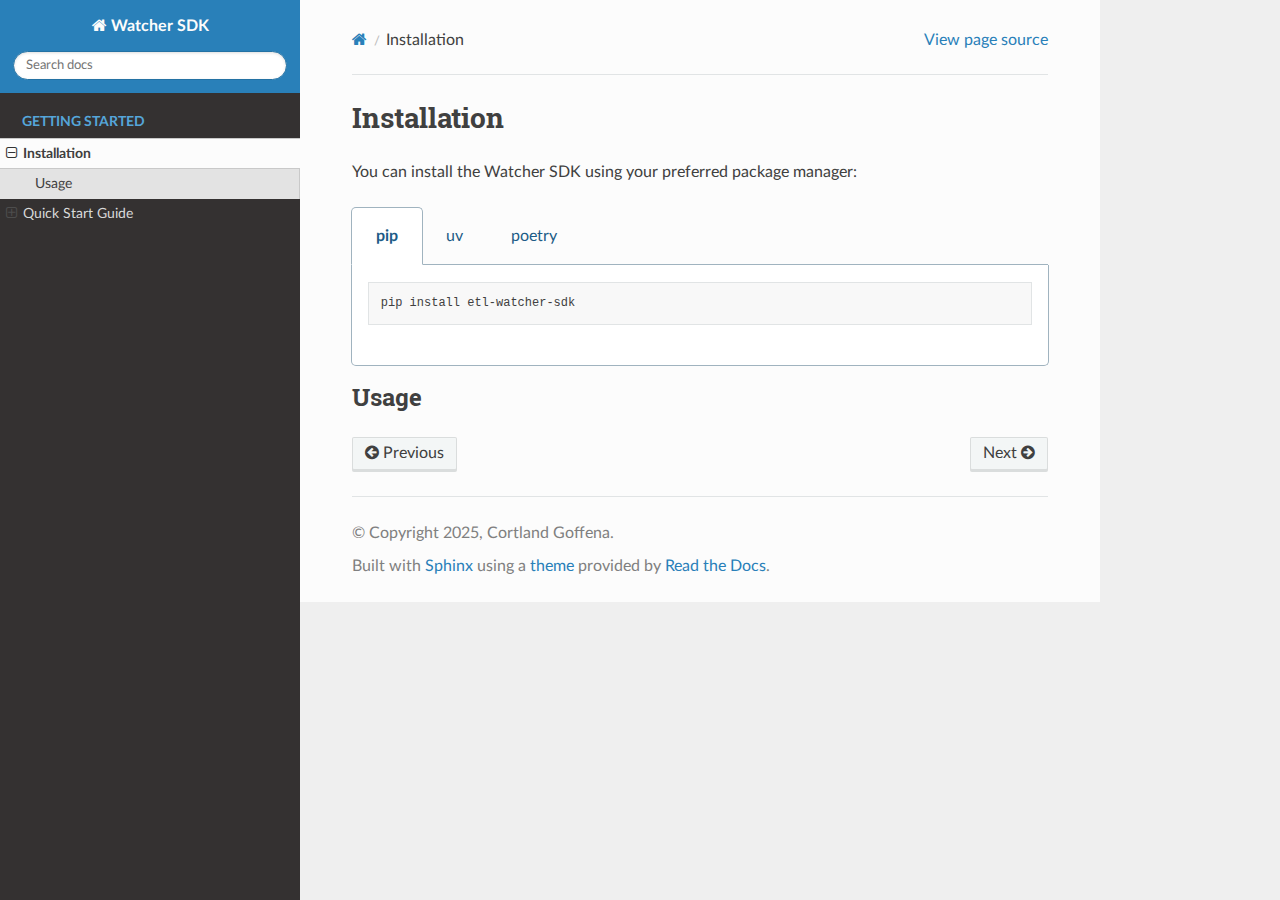
<file: docs/_build/html/getting_started/installation.html>
<!DOCTYPE html>
<html class="writer-html5" lang="en" data-content_root="../">
<head>
  <meta charset="utf-8" /><meta name="viewport" content="width=device-width, initial-scale=1" />

  <meta name="viewport" content="width=device-width, initial-scale=1.0" />
  <title>Installation &mdash; Watcher SDK 0.1.0 documentation</title>
      <link rel="stylesheet" type="text/css" href="../_static/pygments.css?v=b86133f3" />
      <link rel="stylesheet" type="text/css" href="../_static/css/theme.css?v=e59714d7" />
      <link rel="stylesheet" type="text/css" href="../_static/tabs.css?v=a5c4661c" />

  
      <script src="../_static/jquery.js?v=5d32c60e"></script>
      <script src="../_static/_sphinx_javascript_frameworks_compat.js?v=2cd50e6c"></script>
      <script src="../_static/documentation_options.js?v=01f34227"></script>
      <script src="../_static/doctools.js?v=9bcbadda"></script>
      <script src="../_static/sphinx_highlight.js?v=dc90522c"></script>
      <script src="../_static/tabs.js?v=3030b3cb"></script>
    <script src="../_static/js/theme.js"></script>
    <link rel="index" title="Index" href="../genindex.html" />
    <link rel="search" title="Search" href="../search.html" />
    <link rel="next" title="Quick Start Guide" href="quick_start.html" />
    <link rel="prev" title="Welcome to Watcher SDK’s documentation!" href="../index.html" /> 
</head>

<body class="wy-body-for-nav"> 
  <div class="wy-grid-for-nav">
    <nav data-toggle="wy-nav-shift" class="wy-nav-side">
      <div class="wy-side-scroll">
        <div class="wy-side-nav-search" >

          
          
          <a href="../index.html" class="icon icon-home">
            Watcher SDK
          </a>
<div role="search">
  <form id="rtd-search-form" class="wy-form" action="../search.html" method="get">
    <input type="text" name="q" placeholder="Search docs" aria-label="Search docs" />
    <input type="hidden" name="check_keywords" value="yes" />
    <input type="hidden" name="area" value="default" />
  </form>
</div>
        </div><div class="wy-menu wy-menu-vertical" data-spy="affix" role="navigation" aria-label="Navigation menu">
              <p class="caption" role="heading"><span class="caption-text">Getting Started</span></p>
<ul class="current">
<li class="toctree-l1 current"><a class="current reference internal" href="#">Installation</a><ul>
<li class="toctree-l2"><a class="reference internal" href="#usage">Usage</a></li>
</ul>
</li>
<li class="toctree-l1"><a class="reference internal" href="quick_start.html">Quick Start Guide</a><ul>
<li class="toctree-l2"><a class="reference internal" href="quick_start.html#installation">Installation</a></li>
<li class="toctree-l2"><a class="reference internal" href="quick_start.html#usage">Usage</a></li>
</ul>
</li>
</ul>

        </div>
      </div>
    </nav>

    <section data-toggle="wy-nav-shift" class="wy-nav-content-wrap"><nav class="wy-nav-top" aria-label="Mobile navigation menu" >
          <i data-toggle="wy-nav-top" class="fa fa-bars"></i>
          <a href="../index.html">Watcher SDK</a>
      </nav>

      <div class="wy-nav-content">
        <div class="rst-content">
          <div role="navigation" aria-label="Page navigation">
  <ul class="wy-breadcrumbs">
      <li><a href="../index.html" class="icon icon-home" aria-label="Home"></a></li>
      <li class="breadcrumb-item active">Installation</li>
      <li class="wy-breadcrumbs-aside">
            <a href="../_sources/getting_started/installation.rst.txt" rel="nofollow"> View page source</a>
      </li>
  </ul>
  <hr/>
</div>
          <div role="main" class="document" itemscope="itemscope" itemtype="http://schema.org/Article">
           <div itemprop="articleBody">
             
  <section id="installation">
<h1>Installation<a class="headerlink" href="#installation" title="Link to this heading"></a></h1>
<p>You can install the Watcher SDK using your preferred package manager:</p>
<div class="sphinx-tabs docutils container">
<div aria-label="Tabbed content" class="closeable" role="tablist"><button aria-controls="panel-0-0-0" aria-selected="true" class="sphinx-tabs-tab" id="tab-0-0-0" name="0-0" role="tab" tabindex="0">pip</button><button aria-controls="panel-0-0-1" aria-selected="false" class="sphinx-tabs-tab" id="tab-0-0-1" name="0-1" role="tab" tabindex="-1">uv</button><button aria-controls="panel-0-0-2" aria-selected="false" class="sphinx-tabs-tab" id="tab-0-0-2" name="0-2" role="tab" tabindex="-1">poetry</button></div><div aria-labelledby="tab-0-0-0" class="sphinx-tabs-panel" id="panel-0-0-0" name="0-0" role="tabpanel" tabindex="0"><div class="highlight-bash notranslate"><div class="highlight"><pre><span></span>pip<span class="w"> </span>install<span class="w"> </span>etl-watcher-sdk
</pre></div>
</div>
</div><div aria-labelledby="tab-0-0-1" class="sphinx-tabs-panel" hidden="true" id="panel-0-0-1" name="0-1" role="tabpanel" tabindex="0"><div class="highlight-bash notranslate"><div class="highlight"><pre><span></span>uv<span class="w"> </span>add<span class="w"> </span>etl-watcher-sdk
</pre></div>
</div>
</div><div aria-labelledby="tab-0-0-2" class="sphinx-tabs-panel" hidden="true" id="panel-0-0-2" name="0-2" role="tabpanel" tabindex="0"><div class="highlight-bash notranslate"><div class="highlight"><pre><span></span>poetry<span class="w"> </span>add<span class="w"> </span>etl-watcher-sdk
</pre></div>
</div>
</div></div>
<section id="usage">
<h2>Usage<a class="headerlink" href="#usage" title="Link to this heading"></a></h2>
</section>
</section>


           </div>
          </div>
          <footer><div class="rst-footer-buttons" role="navigation" aria-label="Footer">
        <a href="../index.html" class="btn btn-neutral float-left" title="Welcome to Watcher SDK’s documentation!" accesskey="p" rel="prev"><span class="fa fa-arrow-circle-left" aria-hidden="true"></span> Previous</a>
        <a href="quick_start.html" class="btn btn-neutral float-right" title="Quick Start Guide" accesskey="n" rel="next">Next <span class="fa fa-arrow-circle-right" aria-hidden="true"></span></a>
    </div>

  <hr/>

  <div role="contentinfo">
    <p>&#169; Copyright 2025, Cortland Goffena.</p>
  </div>

  Built with <a href="https://www.sphinx-doc.org/">Sphinx</a> using a
    <a href="https://github.com/readthedocs/sphinx_rtd_theme">theme</a>
    provided by <a href="https://readthedocs.org">Read the Docs</a>.
   

</footer>
        </div>
      </div>
    </section>
  </div>
  <script>
      jQuery(function () {
          SphinxRtdTheme.Navigation.enable(true);
      });
  </script> 

</body>
</html>
</file>
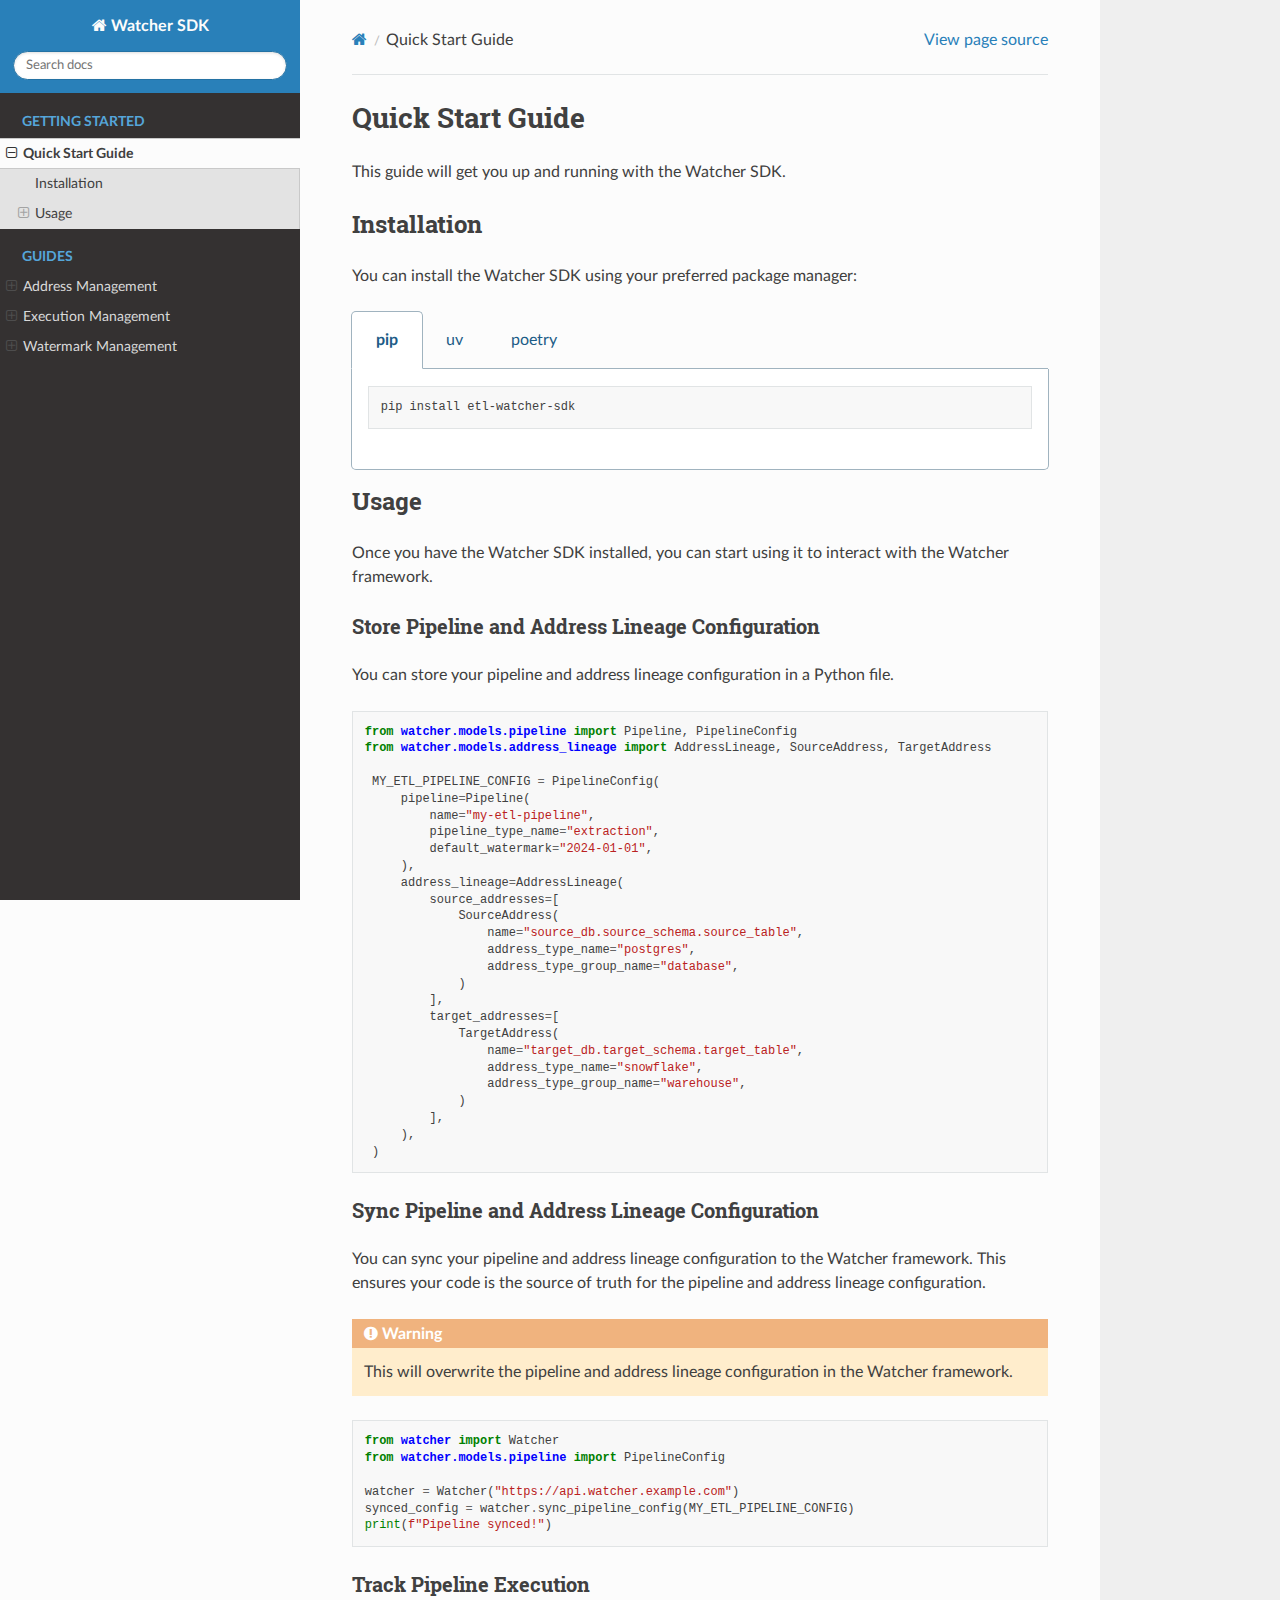
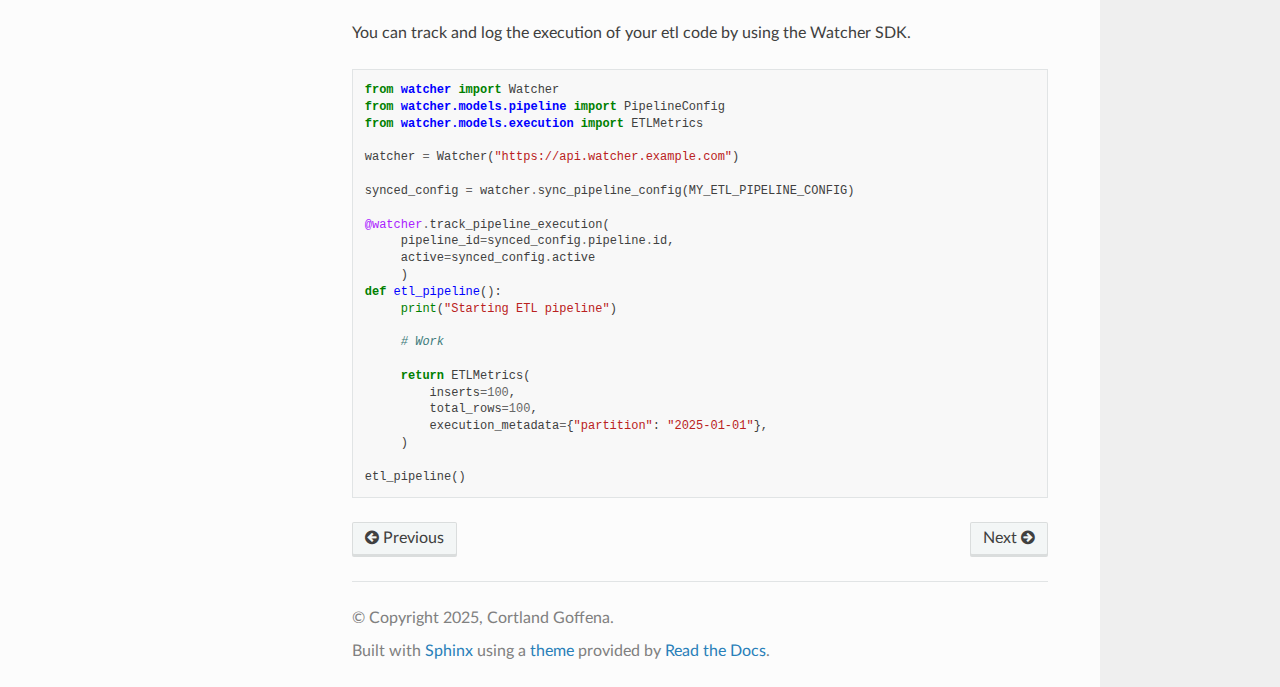
<file: docs/_build/html/getting_started/quick_start.html>
<!DOCTYPE html>
<html class="writer-html5" lang="en" data-content_root="../">
<head>
  <meta charset="utf-8" /><meta name="viewport" content="width=device-width, initial-scale=1" />

  <meta name="viewport" content="width=device-width, initial-scale=1.0" />
  <title>Quick Start Guide &mdash; Watcher SDK 0.1.0 documentation</title>
      <link rel="stylesheet" type="text/css" href="../_static/pygments.css?v=b86133f3" />
      <link rel="stylesheet" type="text/css" href="../_static/css/theme.css?v=e59714d7" />
      <link rel="stylesheet" type="text/css" href="../_static/tabs.css?v=a5c4661c" />

  
      <script src="../_static/jquery.js?v=5d32c60e"></script>
      <script src="../_static/_sphinx_javascript_frameworks_compat.js?v=2cd50e6c"></script>
      <script src="../_static/documentation_options.js?v=01f34227"></script>
      <script src="../_static/doctools.js?v=9bcbadda"></script>
      <script src="../_static/sphinx_highlight.js?v=dc90522c"></script>
      <script src="../_static/tabs.js?v=3030b3cb"></script>
    <script src="../_static/js/theme.js"></script>
    <link rel="index" title="Index" href="../genindex.html" />
    <link rel="search" title="Search" href="../search.html" />
    <link rel="next" title="Address Management" href="../guides/address_management.html" />
    <link rel="prev" title="Welcome to Watcher SDK’s documentation!" href="../index.html" /> 
</head>

<body class="wy-body-for-nav"> 
  <div class="wy-grid-for-nav">
    <nav data-toggle="wy-nav-shift" class="wy-nav-side">
      <div class="wy-side-scroll">
        <div class="wy-side-nav-search" >

          
          
          <a href="../index.html" class="icon icon-home">
            Watcher SDK
          </a>
<div role="search">
  <form id="rtd-search-form" class="wy-form" action="../search.html" method="get">
    <input type="text" name="q" placeholder="Search docs" aria-label="Search docs" />
    <input type="hidden" name="check_keywords" value="yes" />
    <input type="hidden" name="area" value="default" />
  </form>
</div>
        </div><div class="wy-menu wy-menu-vertical" data-spy="affix" role="navigation" aria-label="Navigation menu">
              <p class="caption" role="heading"><span class="caption-text">Getting Started</span></p>
<ul class="current">
<li class="toctree-l1 current"><a class="current reference internal" href="#">Quick Start Guide</a><ul>
<li class="toctree-l2"><a class="reference internal" href="#installation">Installation</a></li>
<li class="toctree-l2"><a class="reference internal" href="#usage">Usage</a><ul>
<li class="toctree-l3"><a class="reference internal" href="#store-pipeline-and-address-lineage-configuration">Store Pipeline and Address Lineage Configuration</a></li>
<li class="toctree-l3"><a class="reference internal" href="#sync-pipeline-and-address-lineage-configuration">Sync Pipeline and Address Lineage Configuration</a></li>
<li class="toctree-l3"><a class="reference internal" href="#track-pipeline-execution">Track Pipeline Execution</a></li>
</ul>
</li>
</ul>
</li>
</ul>
<p class="caption" role="heading"><span class="caption-text">Guides</span></p>
<ul>
<li class="toctree-l1"><a class="reference internal" href="../guides/address_management.html">Address Management</a><ul>
<li class="toctree-l2"><a class="reference internal" href="../guides/address_management.html#address-lineage-configuration">Address Lineage Configuration</a></li>
<li class="toctree-l2"><a class="reference internal" href="../guides/address_management.html#loading-address-lineage">Loading Address Lineage</a></li>
</ul>
</li>
<li class="toctree-l1"><a class="reference internal" href="../guides/executions.html">Execution Management</a><ul>
<li class="toctree-l2"><a class="reference internal" href="../guides/executions.html#logging-executions">Logging Executions</a></li>
<li class="toctree-l2"><a class="reference internal" href="../guides/executions.html#etl-metrics">ETL Metrics</a></li>
<li class="toctree-l2"><a class="reference internal" href="../guides/executions.html#execution-results">Execution Results</a></li>
<li class="toctree-l2"><a class="reference internal" href="../guides/executions.html#watcher-execution-context">Watcher Execution Context</a></li>
<li class="toctree-l2"><a class="reference internal" href="../guides/executions.html#hiearchical-executions">Hiearchical Executions</a></li>
<li class="toctree-l2"><a class="reference internal" href="../guides/executions.html#active-flag">Active Flag</a></li>
</ul>
</li>
<li class="toctree-l1"><a class="reference internal" href="../guides/watermark_management.html">Watermark Management</a><ul>
<li class="toctree-l2"><a class="reference internal" href="../guides/watermark_management.html#incrementing-watermarks">Incrementing Watermarks</a></li>
<li class="toctree-l2"><a class="reference internal" href="../guides/watermark_management.html#accessing-watermarks">Accessing Watermarks</a></li>
<li class="toctree-l2"><a class="reference internal" href="../guides/watermark_management.html#watermark-data-type">Watermark Data Type</a></li>
</ul>
</li>
</ul>

        </div>
      </div>
    </nav>

    <section data-toggle="wy-nav-shift" class="wy-nav-content-wrap"><nav class="wy-nav-top" aria-label="Mobile navigation menu" >
          <i data-toggle="wy-nav-top" class="fa fa-bars"></i>
          <a href="../index.html">Watcher SDK</a>
      </nav>

      <div class="wy-nav-content">
        <div class="rst-content">
          <div role="navigation" aria-label="Page navigation">
  <ul class="wy-breadcrumbs">
      <li><a href="../index.html" class="icon icon-home" aria-label="Home"></a></li>
      <li class="breadcrumb-item active">Quick Start Guide</li>
      <li class="wy-breadcrumbs-aside">
            <a href="../_sources/getting_started/quick_start.rst.txt" rel="nofollow"> View page source</a>
      </li>
  </ul>
  <hr/>
</div>
          <div role="main" class="document" itemscope="itemscope" itemtype="http://schema.org/Article">
           <div itemprop="articleBody">
             
  <section id="quick-start-guide">
<h1>Quick Start Guide<a class="headerlink" href="#quick-start-guide" title="Link to this heading"></a></h1>
<p>This guide will get you up and running with the Watcher SDK.</p>
<section id="installation">
<h2>Installation<a class="headerlink" href="#installation" title="Link to this heading"></a></h2>
<p>You can install the Watcher SDK using your preferred package manager:</p>
<div class="sphinx-tabs docutils container">
<div aria-label="Tabbed content" class="closeable" role="tablist"><button aria-controls="panel-0-0-0" aria-selected="true" class="sphinx-tabs-tab" id="tab-0-0-0" name="0-0" role="tab" tabindex="0">pip</button><button aria-controls="panel-0-0-1" aria-selected="false" class="sphinx-tabs-tab" id="tab-0-0-1" name="0-1" role="tab" tabindex="-1">uv</button><button aria-controls="panel-0-0-2" aria-selected="false" class="sphinx-tabs-tab" id="tab-0-0-2" name="0-2" role="tab" tabindex="-1">poetry</button></div><div aria-labelledby="tab-0-0-0" class="sphinx-tabs-panel" id="panel-0-0-0" name="0-0" role="tabpanel" tabindex="0"><div class="highlight-bash notranslate"><div class="highlight"><pre><span></span>pip<span class="w"> </span>install<span class="w"> </span>etl-watcher-sdk
</pre></div>
</div>
</div><div aria-labelledby="tab-0-0-1" class="sphinx-tabs-panel" hidden="true" id="panel-0-0-1" name="0-1" role="tabpanel" tabindex="0"><div class="highlight-bash notranslate"><div class="highlight"><pre><span></span>uv<span class="w"> </span>add<span class="w"> </span>etl-watcher-sdk
</pre></div>
</div>
</div><div aria-labelledby="tab-0-0-2" class="sphinx-tabs-panel" hidden="true" id="panel-0-0-2" name="0-2" role="tabpanel" tabindex="0"><div class="highlight-bash notranslate"><div class="highlight"><pre><span></span>poetry<span class="w"> </span>add<span class="w"> </span>etl-watcher-sdk
</pre></div>
</div>
</div></div>
</section>
<section id="usage">
<h2>Usage<a class="headerlink" href="#usage" title="Link to this heading"></a></h2>
<p>Once you have the Watcher SDK installed, you can start using it to interact with the Watcher framework.</p>
<section id="store-pipeline-and-address-lineage-configuration">
<h3>Store Pipeline and Address Lineage Configuration<a class="headerlink" href="#store-pipeline-and-address-lineage-configuration" title="Link to this heading"></a></h3>
<p>You can store your pipeline and address lineage configuration in a Python file.</p>
<div class="highlight-python notranslate"><div class="highlight"><pre><span></span><span class="kn">from</span><span class="w"> </span><span class="nn">watcher.models.pipeline</span><span class="w"> </span><span class="kn">import</span> <span class="n">Pipeline</span><span class="p">,</span> <span class="n">PipelineConfig</span>
<span class="kn">from</span><span class="w"> </span><span class="nn">watcher.models.address_lineage</span><span class="w"> </span><span class="kn">import</span> <span class="n">AddressLineage</span><span class="p">,</span> <span class="n">SourceAddress</span><span class="p">,</span> <span class="n">TargetAddress</span>

 <span class="n">MY_ETL_PIPELINE_CONFIG</span> <span class="o">=</span> <span class="n">PipelineConfig</span><span class="p">(</span>
     <span class="n">pipeline</span><span class="o">=</span><span class="n">Pipeline</span><span class="p">(</span>
         <span class="n">name</span><span class="o">=</span><span class="s2">&quot;my-etl-pipeline&quot;</span><span class="p">,</span>
         <span class="n">pipeline_type_name</span><span class="o">=</span><span class="s2">&quot;extraction&quot;</span><span class="p">,</span>
         <span class="n">default_watermark</span><span class="o">=</span><span class="s2">&quot;2024-01-01&quot;</span><span class="p">,</span>
     <span class="p">),</span>
     <span class="n">address_lineage</span><span class="o">=</span><span class="n">AddressLineage</span><span class="p">(</span>
         <span class="n">source_addresses</span><span class="o">=</span><span class="p">[</span>
             <span class="n">SourceAddress</span><span class="p">(</span>
                 <span class="n">name</span><span class="o">=</span><span class="s2">&quot;source_db.source_schema.source_table&quot;</span><span class="p">,</span>
                 <span class="n">address_type_name</span><span class="o">=</span><span class="s2">&quot;postgres&quot;</span><span class="p">,</span>
                 <span class="n">address_type_group_name</span><span class="o">=</span><span class="s2">&quot;database&quot;</span><span class="p">,</span>
             <span class="p">)</span>
         <span class="p">],</span>
         <span class="n">target_addresses</span><span class="o">=</span><span class="p">[</span>
             <span class="n">TargetAddress</span><span class="p">(</span>
                 <span class="n">name</span><span class="o">=</span><span class="s2">&quot;target_db.target_schema.target_table&quot;</span><span class="p">,</span>
                 <span class="n">address_type_name</span><span class="o">=</span><span class="s2">&quot;snowflake&quot;</span><span class="p">,</span>
                 <span class="n">address_type_group_name</span><span class="o">=</span><span class="s2">&quot;warehouse&quot;</span><span class="p">,</span>
             <span class="p">)</span>
         <span class="p">],</span>
     <span class="p">),</span>
 <span class="p">)</span>
</pre></div>
</div>
</section>
<section id="sync-pipeline-and-address-lineage-configuration">
<h3>Sync Pipeline and Address Lineage Configuration<a class="headerlink" href="#sync-pipeline-and-address-lineage-configuration" title="Link to this heading"></a></h3>
<p>You can sync your pipeline and address lineage configuration to the Watcher framework.
This ensures your code is the source of truth for the pipeline and address lineage configuration.</p>
<div class="admonition warning">
<p class="admonition-title">Warning</p>
<p>This will overwrite the pipeline and address lineage configuration in the Watcher framework.</p>
</div>
<div class="highlight-python notranslate"><div class="highlight"><pre><span></span><span class="kn">from</span><span class="w"> </span><span class="nn">watcher</span><span class="w"> </span><span class="kn">import</span> <span class="n">Watcher</span>
<span class="kn">from</span><span class="w"> </span><span class="nn">watcher.models.pipeline</span><span class="w"> </span><span class="kn">import</span> <span class="n">PipelineConfig</span>

<span class="n">watcher</span> <span class="o">=</span> <span class="n">Watcher</span><span class="p">(</span><span class="s2">&quot;https://api.watcher.example.com&quot;</span><span class="p">)</span>
<span class="n">synced_config</span> <span class="o">=</span> <span class="n">watcher</span><span class="o">.</span><span class="n">sync_pipeline_config</span><span class="p">(</span><span class="n">MY_ETL_PIPELINE_CONFIG</span><span class="p">)</span>
<span class="nb">print</span><span class="p">(</span><span class="sa">f</span><span class="s2">&quot;Pipeline synced!&quot;</span><span class="p">)</span>
</pre></div>
</div>
</section>
<section id="track-pipeline-execution">
<h3>Track Pipeline Execution<a class="headerlink" href="#track-pipeline-execution" title="Link to this heading"></a></h3>
<p>You can track and log the execution of your etl code by using the Watcher SDK.</p>
<div class="highlight-python notranslate"><div class="highlight"><pre><span></span><span class="kn">from</span><span class="w"> </span><span class="nn">watcher</span><span class="w"> </span><span class="kn">import</span> <span class="n">Watcher</span>
<span class="kn">from</span><span class="w"> </span><span class="nn">watcher.models.pipeline</span><span class="w"> </span><span class="kn">import</span> <span class="n">PipelineConfig</span>
<span class="kn">from</span><span class="w"> </span><span class="nn">watcher.models.execution</span><span class="w"> </span><span class="kn">import</span> <span class="n">ETLMetrics</span>

<span class="n">watcher</span> <span class="o">=</span> <span class="n">Watcher</span><span class="p">(</span><span class="s2">&quot;https://api.watcher.example.com&quot;</span><span class="p">)</span>

<span class="n">synced_config</span> <span class="o">=</span> <span class="n">watcher</span><span class="o">.</span><span class="n">sync_pipeline_config</span><span class="p">(</span><span class="n">MY_ETL_PIPELINE_CONFIG</span><span class="p">)</span>

<span class="nd">@watcher</span><span class="o">.</span><span class="n">track_pipeline_execution</span><span class="p">(</span>
     <span class="n">pipeline_id</span><span class="o">=</span><span class="n">synced_config</span><span class="o">.</span><span class="n">pipeline</span><span class="o">.</span><span class="n">id</span><span class="p">,</span>
     <span class="n">active</span><span class="o">=</span><span class="n">synced_config</span><span class="o">.</span><span class="n">active</span>
     <span class="p">)</span>
<span class="k">def</span><span class="w"> </span><span class="nf">etl_pipeline</span><span class="p">():</span>
     <span class="nb">print</span><span class="p">(</span><span class="s2">&quot;Starting ETL pipeline&quot;</span><span class="p">)</span>

     <span class="c1"># Work</span>

     <span class="k">return</span> <span class="n">ETLMetrics</span><span class="p">(</span>
         <span class="n">inserts</span><span class="o">=</span><span class="mi">100</span><span class="p">,</span>
         <span class="n">total_rows</span><span class="o">=</span><span class="mi">100</span><span class="p">,</span>
         <span class="n">execution_metadata</span><span class="o">=</span><span class="p">{</span><span class="s2">&quot;partition&quot;</span><span class="p">:</span> <span class="s2">&quot;2025-01-01&quot;</span><span class="p">},</span>
     <span class="p">)</span>

<span class="n">etl_pipeline</span><span class="p">()</span>
</pre></div>
</div>
</section>
</section>
</section>


           </div>
          </div>
          <footer><div class="rst-footer-buttons" role="navigation" aria-label="Footer">
        <a href="../index.html" class="btn btn-neutral float-left" title="Welcome to Watcher SDK’s documentation!" accesskey="p" rel="prev"><span class="fa fa-arrow-circle-left" aria-hidden="true"></span> Previous</a>
        <a href="../guides/address_management.html" class="btn btn-neutral float-right" title="Address Management" accesskey="n" rel="next">Next <span class="fa fa-arrow-circle-right" aria-hidden="true"></span></a>
    </div>

  <hr/>

  <div role="contentinfo">
    <p>&#169; Copyright 2025, Cortland Goffena.</p>
  </div>

  Built with <a href="https://www.sphinx-doc.org/">Sphinx</a> using a
    <a href="https://github.com/readthedocs/sphinx_rtd_theme">theme</a>
    provided by <a href="https://readthedocs.org">Read the Docs</a>.
   

</footer>
        </div>
      </div>
    </section>
  </div>
  <script>
      jQuery(function () {
          SphinxRtdTheme.Navigation.enable(true);
      });
  </script> 

</body>
</html>
</file>
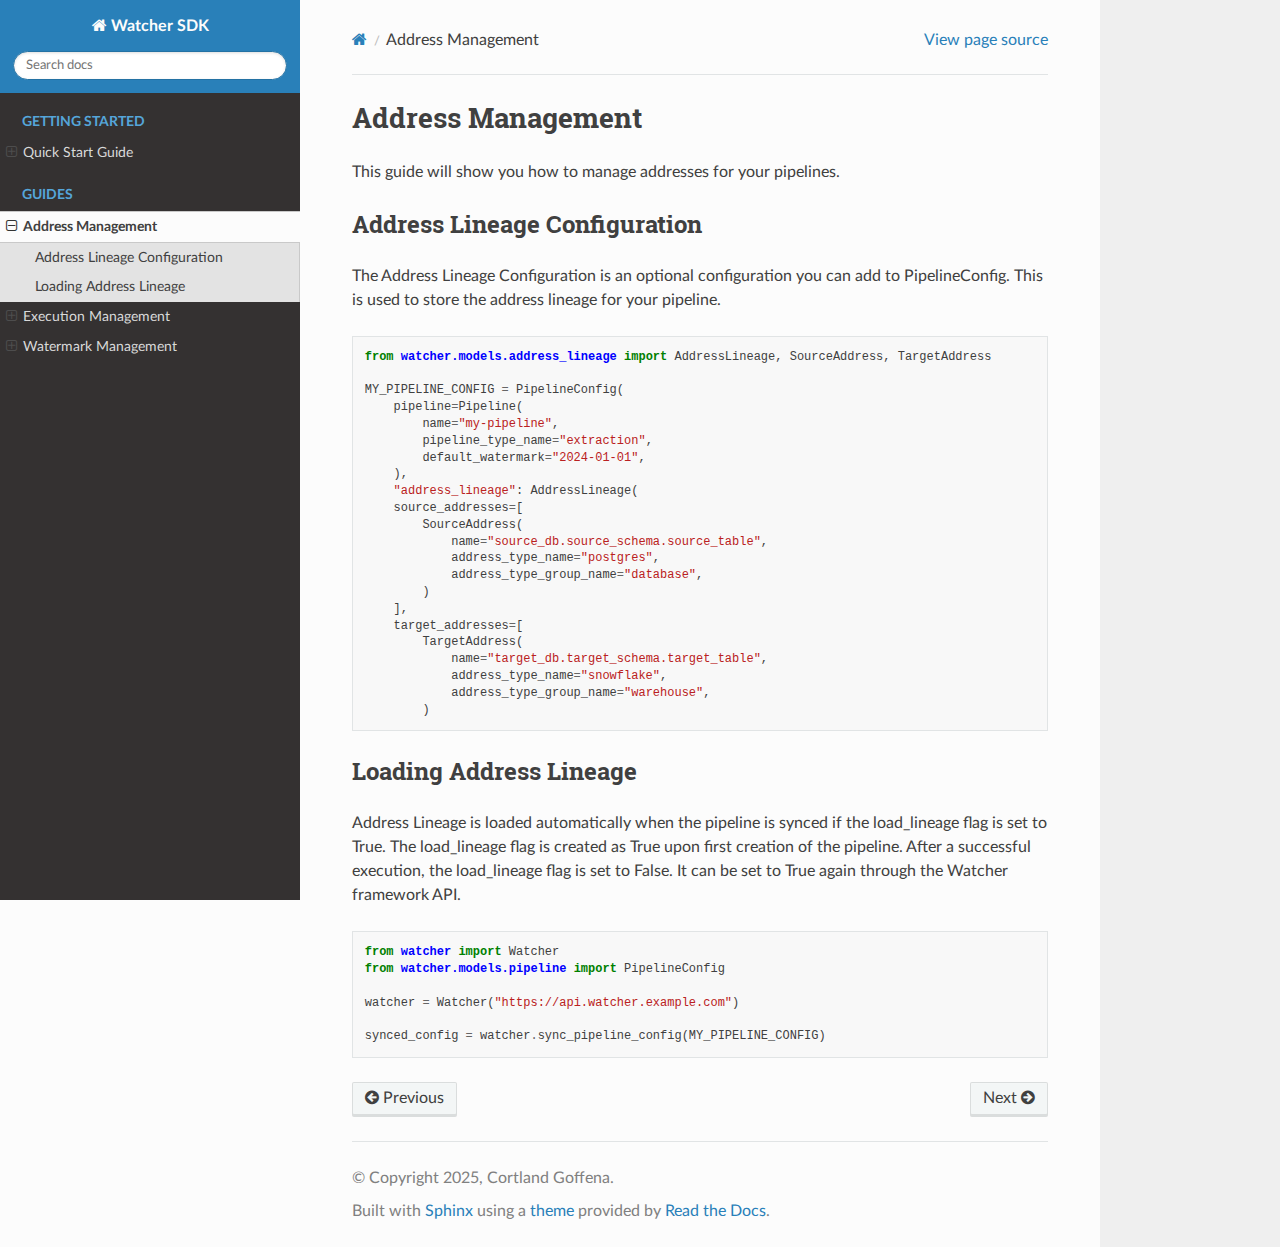
<file: docs/_build/html/guides/address_management.html>
<!DOCTYPE html>
<html class="writer-html5" lang="en" data-content_root="../">
<head>
  <meta charset="utf-8" /><meta name="viewport" content="width=device-width, initial-scale=1" />

  <meta name="viewport" content="width=device-width, initial-scale=1.0" />
  <title>Address Management &mdash; Watcher SDK 0.1.0 documentation</title>
      <link rel="stylesheet" type="text/css" href="../_static/pygments.css?v=b86133f3" />
      <link rel="stylesheet" type="text/css" href="../_static/css/theme.css?v=e59714d7" />

  
      <script src="../_static/jquery.js?v=5d32c60e"></script>
      <script src="../_static/_sphinx_javascript_frameworks_compat.js?v=2cd50e6c"></script>
      <script src="../_static/documentation_options.js?v=01f34227"></script>
      <script src="../_static/doctools.js?v=9bcbadda"></script>
      <script src="../_static/sphinx_highlight.js?v=dc90522c"></script>
    <script src="../_static/js/theme.js"></script>
    <link rel="index" title="Index" href="../genindex.html" />
    <link rel="search" title="Search" href="../search.html" />
    <link rel="next" title="Execution Management" href="executions.html" />
    <link rel="prev" title="Quick Start Guide" href="../getting_started/quick_start.html" /> 
</head>

<body class="wy-body-for-nav"> 
  <div class="wy-grid-for-nav">
    <nav data-toggle="wy-nav-shift" class="wy-nav-side">
      <div class="wy-side-scroll">
        <div class="wy-side-nav-search" >

          
          
          <a href="../index.html" class="icon icon-home">
            Watcher SDK
          </a>
<div role="search">
  <form id="rtd-search-form" class="wy-form" action="../search.html" method="get">
    <input type="text" name="q" placeholder="Search docs" aria-label="Search docs" />
    <input type="hidden" name="check_keywords" value="yes" />
    <input type="hidden" name="area" value="default" />
  </form>
</div>
        </div><div class="wy-menu wy-menu-vertical" data-spy="affix" role="navigation" aria-label="Navigation menu">
              <p class="caption" role="heading"><span class="caption-text">Getting Started</span></p>
<ul>
<li class="toctree-l1"><a class="reference internal" href="../getting_started/quick_start.html">Quick Start Guide</a><ul>
<li class="toctree-l2"><a class="reference internal" href="../getting_started/quick_start.html#installation">Installation</a></li>
<li class="toctree-l2"><a class="reference internal" href="../getting_started/quick_start.html#usage">Usage</a><ul>
<li class="toctree-l3"><a class="reference internal" href="../getting_started/quick_start.html#store-pipeline-and-address-lineage-configuration">Store Pipeline and Address Lineage Configuration</a></li>
<li class="toctree-l3"><a class="reference internal" href="../getting_started/quick_start.html#sync-pipeline-and-address-lineage-configuration">Sync Pipeline and Address Lineage Configuration</a></li>
<li class="toctree-l3"><a class="reference internal" href="../getting_started/quick_start.html#track-pipeline-execution">Track Pipeline Execution</a></li>
</ul>
</li>
</ul>
</li>
</ul>
<p class="caption" role="heading"><span class="caption-text">Guides</span></p>
<ul class="current">
<li class="toctree-l1 current"><a class="current reference internal" href="#">Address Management</a><ul>
<li class="toctree-l2"><a class="reference internal" href="#address-lineage-configuration">Address Lineage Configuration</a></li>
<li class="toctree-l2"><a class="reference internal" href="#loading-address-lineage">Loading Address Lineage</a></li>
</ul>
</li>
<li class="toctree-l1"><a class="reference internal" href="executions.html">Execution Management</a><ul>
<li class="toctree-l2"><a class="reference internal" href="executions.html#logging-executions">Logging Executions</a></li>
<li class="toctree-l2"><a class="reference internal" href="executions.html#etl-metrics">ETL Metrics</a></li>
<li class="toctree-l2"><a class="reference internal" href="executions.html#execution-results">Execution Results</a></li>
<li class="toctree-l2"><a class="reference internal" href="executions.html#execution-context">Execution Context</a></li>
<li class="toctree-l2"><a class="reference internal" href="executions.html#hiearchical-executions">Hiearchical Executions</a></li>
<li class="toctree-l2"><a class="reference internal" href="executions.html#active-flag">Active Flag</a></li>
</ul>
</li>
<li class="toctree-l1"><a class="reference internal" href="watermark_management.html">Watermark Management</a><ul>
<li class="toctree-l2"><a class="reference internal" href="watermark_management.html#incrementing-watermarks">Incrementing Watermarks</a></li>
<li class="toctree-l2"><a class="reference internal" href="watermark_management.html#accessing-watermarks">Accessing Watermarks</a></li>
<li class="toctree-l2"><a class="reference internal" href="watermark_management.html#watermark-data-type">Watermark Data Type</a></li>
</ul>
</li>
</ul>

        </div>
      </div>
    </nav>

    <section data-toggle="wy-nav-shift" class="wy-nav-content-wrap"><nav class="wy-nav-top" aria-label="Mobile navigation menu" >
          <i data-toggle="wy-nav-top" class="fa fa-bars"></i>
          <a href="../index.html">Watcher SDK</a>
      </nav>

      <div class="wy-nav-content">
        <div class="rst-content">
          <div role="navigation" aria-label="Page navigation">
  <ul class="wy-breadcrumbs">
      <li><a href="../index.html" class="icon icon-home" aria-label="Home"></a></li>
      <li class="breadcrumb-item active">Address Management</li>
      <li class="wy-breadcrumbs-aside">
            <a href="../_sources/guides/address_management.rst.txt" rel="nofollow"> View page source</a>
      </li>
  </ul>
  <hr/>
</div>
          <div role="main" class="document" itemscope="itemscope" itemtype="http://schema.org/Article">
           <div itemprop="articleBody">
             
  <section id="address-management">
<h1>Address Management<a class="headerlink" href="#address-management" title="Link to this heading"></a></h1>
<p>This guide will show you how to manage addresses for your pipelines.</p>
<section id="address-lineage-configuration">
<h2>Address Lineage Configuration<a class="headerlink" href="#address-lineage-configuration" title="Link to this heading"></a></h2>
<p>The Address Lineage Configuration is an optional configuration you can add to PipelineConfig.
This is used to store the address lineage for your pipeline.</p>
<div class="highlight-python notranslate"><div class="highlight"><pre><span></span><span class="kn">from</span><span class="w"> </span><span class="nn">watcher.models.address_lineage</span><span class="w"> </span><span class="kn">import</span> <span class="n">AddressLineage</span><span class="p">,</span> <span class="n">SourceAddress</span><span class="p">,</span> <span class="n">TargetAddress</span>

<span class="n">MY_PIPELINE_CONFIG</span> <span class="o">=</span> <span class="n">PipelineConfig</span><span class="p">(</span>
    <span class="n">pipeline</span><span class="o">=</span><span class="n">Pipeline</span><span class="p">(</span>
        <span class="n">name</span><span class="o">=</span><span class="s2">&quot;my-pipeline&quot;</span><span class="p">,</span>
        <span class="n">pipeline_type_name</span><span class="o">=</span><span class="s2">&quot;extraction&quot;</span><span class="p">,</span>
        <span class="n">default_watermark</span><span class="o">=</span><span class="s2">&quot;2024-01-01&quot;</span><span class="p">,</span>
    <span class="p">),</span>
    <span class="s2">&quot;address_lineage&quot;</span><span class="p">:</span> <span class="n">AddressLineage</span><span class="p">(</span>
    <span class="n">source_addresses</span><span class="o">=</span><span class="p">[</span>
        <span class="n">SourceAddress</span><span class="p">(</span>
            <span class="n">name</span><span class="o">=</span><span class="s2">&quot;source_db.source_schema.source_table&quot;</span><span class="p">,</span>
            <span class="n">address_type_name</span><span class="o">=</span><span class="s2">&quot;postgres&quot;</span><span class="p">,</span>
            <span class="n">address_type_group_name</span><span class="o">=</span><span class="s2">&quot;database&quot;</span><span class="p">,</span>
        <span class="p">)</span>
    <span class="p">],</span>
    <span class="n">target_addresses</span><span class="o">=</span><span class="p">[</span>
        <span class="n">TargetAddress</span><span class="p">(</span>
            <span class="n">name</span><span class="o">=</span><span class="s2">&quot;target_db.target_schema.target_table&quot;</span><span class="p">,</span>
            <span class="n">address_type_name</span><span class="o">=</span><span class="s2">&quot;snowflake&quot;</span><span class="p">,</span>
            <span class="n">address_type_group_name</span><span class="o">=</span><span class="s2">&quot;warehouse&quot;</span><span class="p">,</span>
        <span class="p">)</span>
</pre></div>
</div>
</section>
<section id="loading-address-lineage">
<h2>Loading Address Lineage<a class="headerlink" href="#loading-address-lineage" title="Link to this heading"></a></h2>
<p>Address Lineage is loaded automatically when the pipeline is synced if the load_lineage flag is set to True.
The load_lineage flag is created as True upon first creation of the pipeline. After a successful execution,
the load_lineage flag is set to False. It can be set to True again through the Watcher framework API.</p>
<div class="highlight-python notranslate"><div class="highlight"><pre><span></span><span class="kn">from</span><span class="w"> </span><span class="nn">watcher</span><span class="w"> </span><span class="kn">import</span> <span class="n">Watcher</span>
<span class="kn">from</span><span class="w"> </span><span class="nn">watcher.models.pipeline</span><span class="w"> </span><span class="kn">import</span> <span class="n">PipelineConfig</span>

<span class="n">watcher</span> <span class="o">=</span> <span class="n">Watcher</span><span class="p">(</span><span class="s2">&quot;https://api.watcher.example.com&quot;</span><span class="p">)</span>

<span class="n">synced_config</span> <span class="o">=</span> <span class="n">watcher</span><span class="o">.</span><span class="n">sync_pipeline_config</span><span class="p">(</span><span class="n">MY_PIPELINE_CONFIG</span><span class="p">)</span>
</pre></div>
</div>
</section>
</section>


           </div>
          </div>
          <footer><div class="rst-footer-buttons" role="navigation" aria-label="Footer">
        <a href="../getting_started/quick_start.html" class="btn btn-neutral float-left" title="Quick Start Guide" accesskey="p" rel="prev"><span class="fa fa-arrow-circle-left" aria-hidden="true"></span> Previous</a>
        <a href="executions.html" class="btn btn-neutral float-right" title="Execution Management" accesskey="n" rel="next">Next <span class="fa fa-arrow-circle-right" aria-hidden="true"></span></a>
    </div>

  <hr/>

  <div role="contentinfo">
    <p>&#169; Copyright 2025, Cortland Goffena.</p>
  </div>

  Built with <a href="https://www.sphinx-doc.org/">Sphinx</a> using a
    <a href="https://github.com/readthedocs/sphinx_rtd_theme">theme</a>
    provided by <a href="https://readthedocs.org">Read the Docs</a>.
   

</footer>
        </div>
      </div>
    </section>
  </div>
  <script>
      jQuery(function () {
          SphinxRtdTheme.Navigation.enable(true);
      });
  </script> 

</body>
</html>
</file>
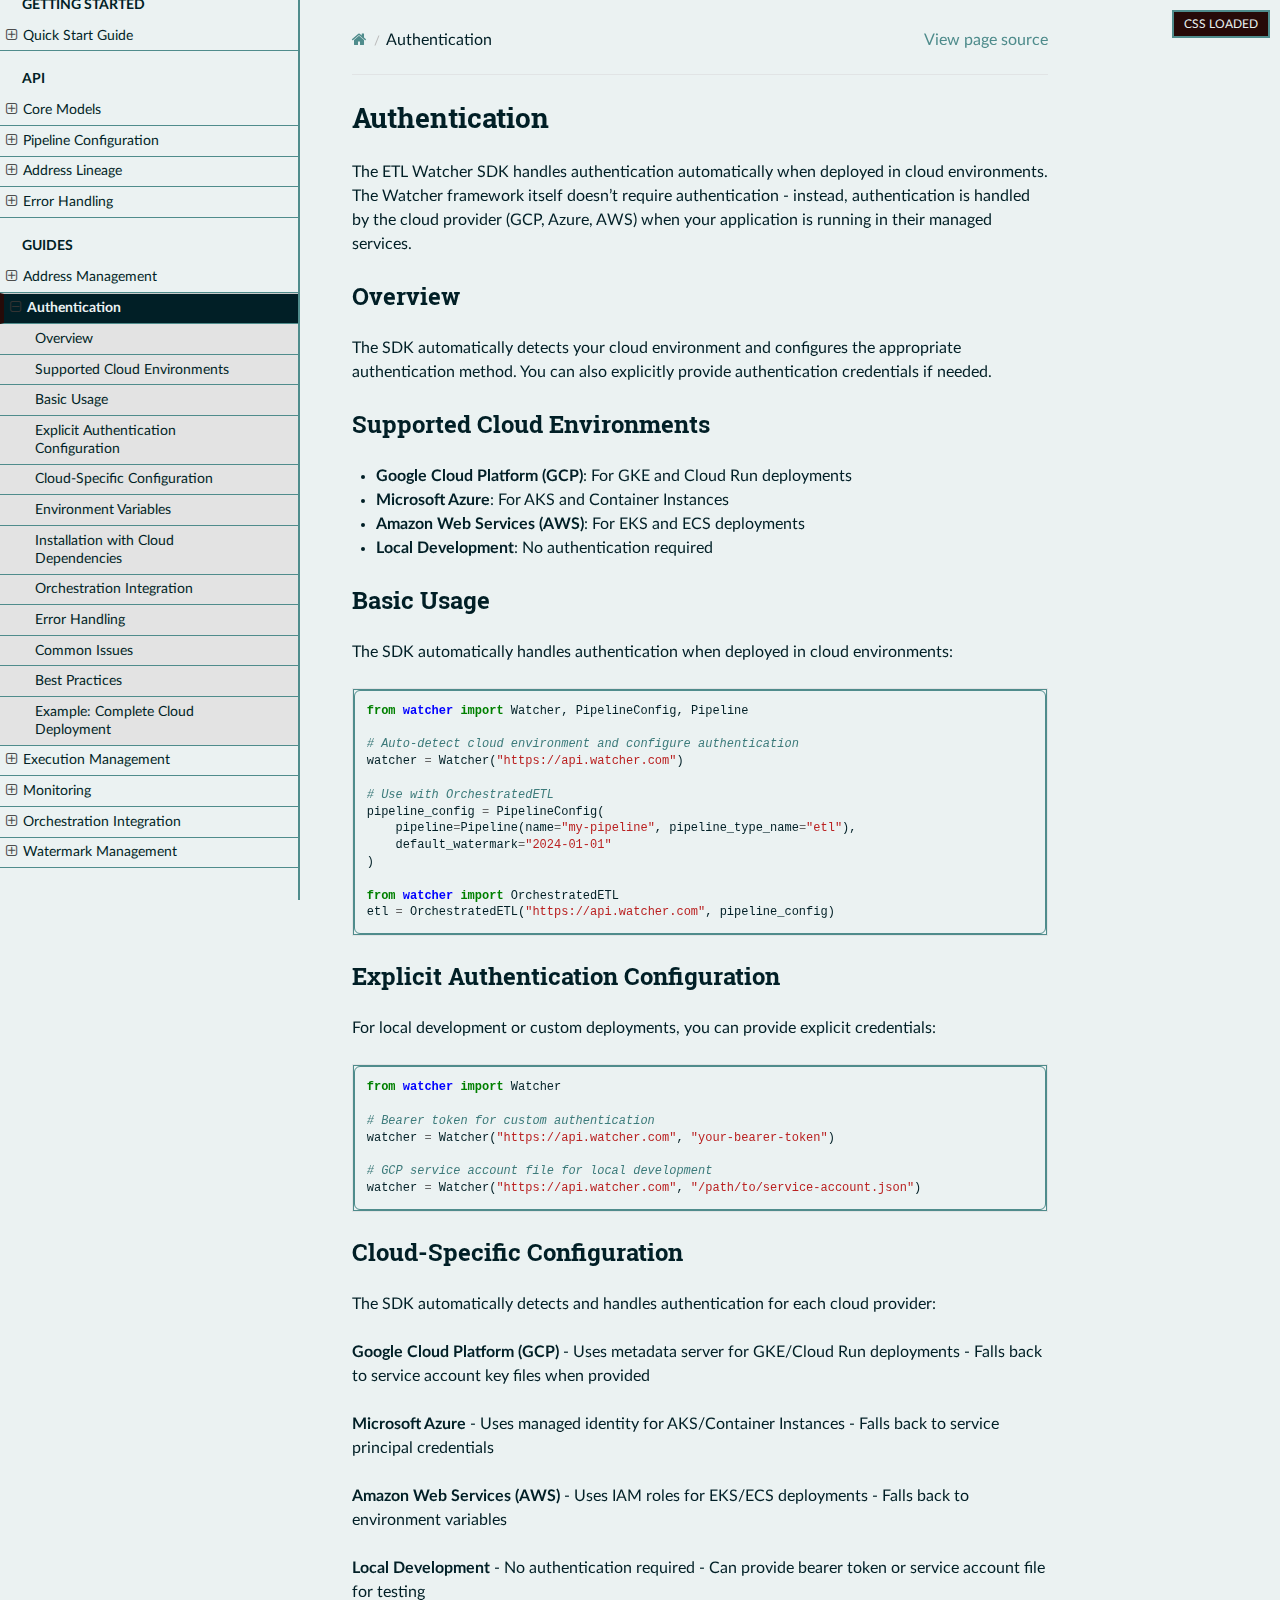
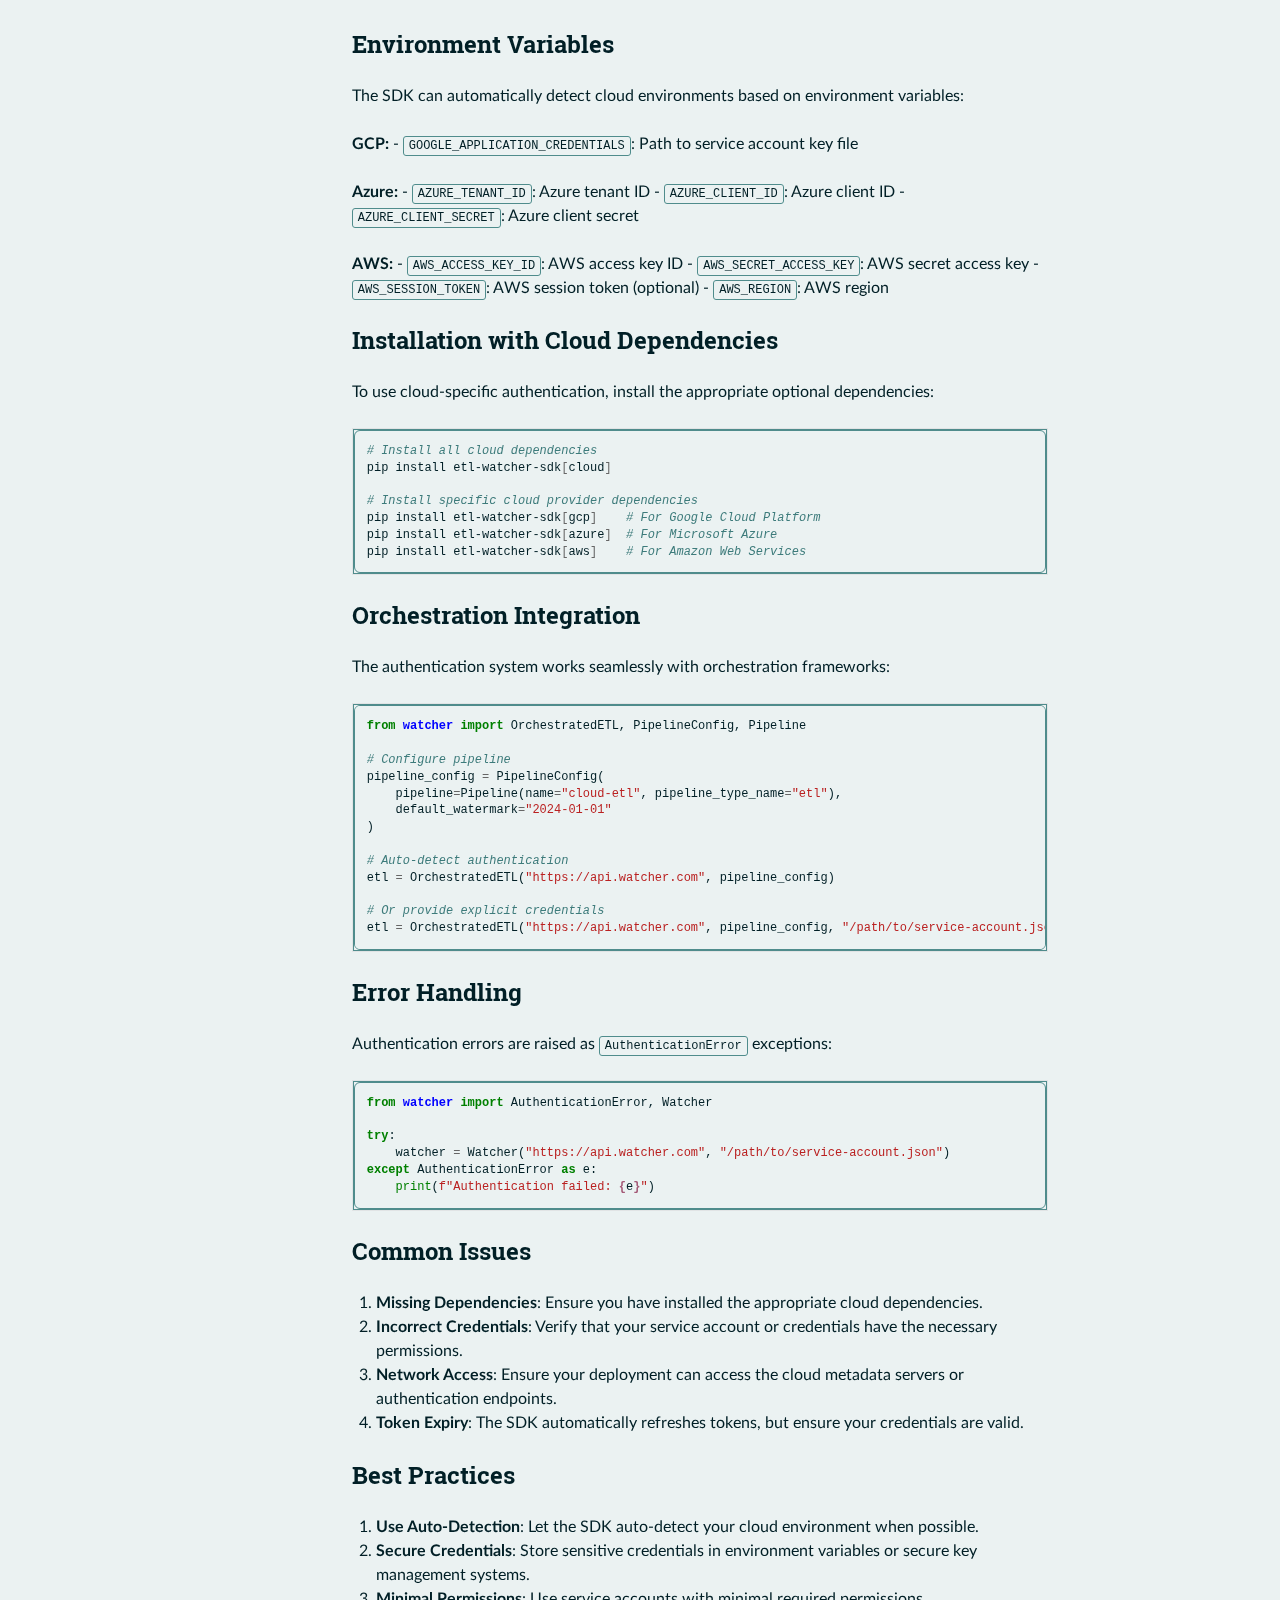
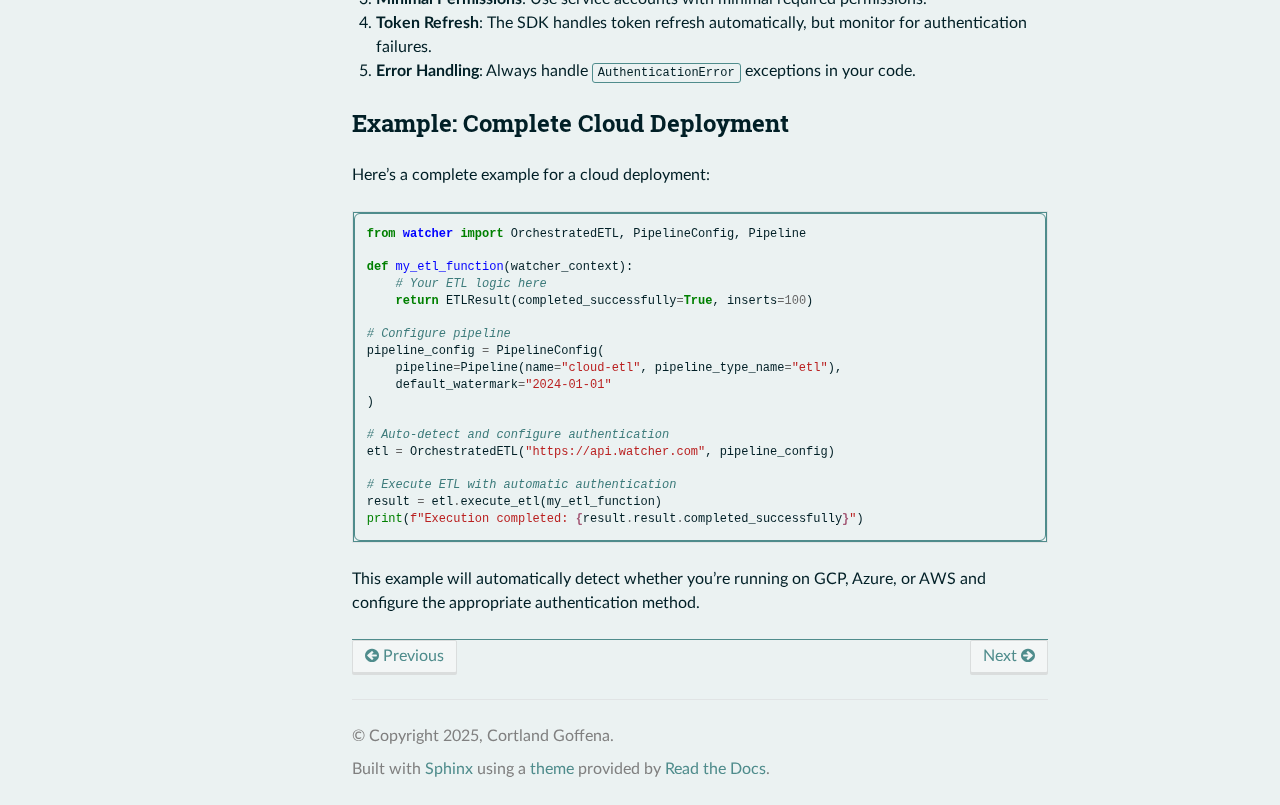
<file: docs/_build/html/guides/authentication.html>
<!DOCTYPE html>
<html class="writer-html5" lang="en" data-content_root="../">
<head>
  <meta charset="utf-8" /><meta name="viewport" content="width=device-width, initial-scale=1" />

  <meta name="viewport" content="width=device-width, initial-scale=1.0" />
  <title>Authentication &mdash; Watcher SDK 0.1.0 documentation</title>
      <link rel="stylesheet" type="text/css" href="../_static/pygments.css?v=b86133f3" />
      <link rel="stylesheet" type="text/css" href="../_static/css/theme.css?v=e59714d7" />
      <link rel="stylesheet" type="text/css" href="../_static/css/custom.css?v=ceb11a20" />

  
      <script src="../_static/jquery.js?v=5d32c60e"></script>
      <script src="../_static/_sphinx_javascript_frameworks_compat.js?v=2cd50e6c"></script>
      <script src="../_static/documentation_options.js?v=01f34227"></script>
      <script src="../_static/doctools.js?v=9bcbadda"></script>
      <script src="../_static/sphinx_highlight.js?v=dc90522c"></script>
    <script src="../_static/js/theme.js"></script>
    <link rel="index" title="Index" href="../genindex.html" />
    <link rel="search" title="Search" href="../search.html" />
    <link rel="next" title="Execution Management" href="executions.html" />
    <link rel="prev" title="Address Management" href="address_management.html" /> 
</head>

<body class="wy-body-for-nav"> 
  <div class="wy-grid-for-nav">
    <nav data-toggle="wy-nav-shift" class="wy-nav-side">
      <div class="wy-side-scroll">
        <div class="wy-side-nav-search" >

          
          
          <a href="../index.html" class="icon icon-home">
            Watcher SDK
          </a>
<div role="search">
  <form id="rtd-search-form" class="wy-form" action="../search.html" method="get">
    <input type="text" name="q" placeholder="Search docs" aria-label="Search docs" />
    <input type="hidden" name="check_keywords" value="yes" />
    <input type="hidden" name="area" value="default" />
  </form>
</div>
        </div><div class="wy-menu wy-menu-vertical" data-spy="affix" role="navigation" aria-label="Navigation menu">
              <p class="caption" role="heading"><span class="caption-text">Getting Started</span></p>
<ul>
<li class="toctree-l1"><a class="reference internal" href="../getting_started/quick_start.html">Quick Start Guide</a><ul>
<li class="toctree-l2"><a class="reference internal" href="../getting_started/quick_start.html#installation">Installation</a></li>
<li class="toctree-l2"><a class="reference internal" href="../getting_started/quick_start.html#usage">Usage</a><ul>
<li class="toctree-l3"><a class="reference internal" href="../getting_started/quick_start.html#store-pipeline-and-address-lineage-configuration">Store Pipeline and Address Lineage Configuration</a></li>
<li class="toctree-l3"><a class="reference internal" href="../getting_started/quick_start.html#sync-pipeline-and-address-lineage-configuration">Sync Pipeline and Address Lineage Configuration</a></li>
<li class="toctree-l3"><a class="reference internal" href="../getting_started/quick_start.html#track-pipeline-execution">Track Pipeline Execution</a></li>
</ul>
</li>
</ul>
</li>
</ul>
<p class="caption" role="heading"><span class="caption-text">API</span></p>
<ul>
<li class="toctree-l1"><a class="reference internal" href="../api/models.html">Core Models</a><ul>
<li class="toctree-l2"><a class="reference internal" href="../api/models.html#etlresult">ETLResult</a></li>
<li class="toctree-l2"><a class="reference internal" href="../api/models.html#watchercontext">WatcherContext</a></li>
<li class="toctree-l2"><a class="reference internal" href="../api/models.html#executionresult">ExecutionResult</a></li>
</ul>
</li>
<li class="toctree-l1"><a class="reference internal" href="../api/models.html#pipeline-configuration">Pipeline Configuration</a><ul>
<li class="toctree-l2"><a class="reference internal" href="../api/models.html#pipeline">Pipeline</a></li>
<li class="toctree-l2"><a class="reference internal" href="../api/models.html#pipelineconfig">PipelineConfig</a></li>
<li class="toctree-l2"><a class="reference internal" href="../api/models.html#syncedpipelineconfig">SyncedPipelineConfig</a></li>
</ul>
</li>
<li class="toctree-l1"><a class="reference internal" href="../api/models.html#address-lineage">Address Lineage</a><ul>
<li class="toctree-l2"><a class="reference internal" href="../api/models.html#address">Address</a></li>
<li class="toctree-l2"><a class="reference internal" href="../api/models.html#addresslineage">AddressLineage</a></li>
</ul>
</li>
<li class="toctree-l1"><a class="reference internal" href="../api/models.html#error-handling">Error Handling</a><ul>
<li class="toctree-l2"><a class="reference internal" href="../api/models.html#watcherapierror">WatcherAPIError</a></li>
<li class="toctree-l2"><a class="reference internal" href="../api/models.html#watchernetworkerror">WatcherNetworkError</a></li>
</ul>
</li>
</ul>
<p class="caption" role="heading"><span class="caption-text">Guides</span></p>
<ul class="current">
<li class="toctree-l1"><a class="reference internal" href="address_management.html">Address Management</a><ul>
<li class="toctree-l2"><a class="reference internal" href="address_management.html#address-lineage-configuration">Address Lineage Configuration</a></li>
<li class="toctree-l2"><a class="reference internal" href="address_management.html#loading-address-lineage">Loading Address Lineage</a></li>
</ul>
</li>
<li class="toctree-l1 current"><a class="current reference internal" href="#">Authentication</a><ul>
<li class="toctree-l2"><a class="reference internal" href="#overview">Overview</a></li>
<li class="toctree-l2"><a class="reference internal" href="#supported-cloud-environments">Supported Cloud Environments</a></li>
<li class="toctree-l2"><a class="reference internal" href="#basic-usage">Basic Usage</a></li>
<li class="toctree-l2"><a class="reference internal" href="#explicit-authentication-configuration">Explicit Authentication Configuration</a></li>
<li class="toctree-l2"><a class="reference internal" href="#cloud-specific-configuration">Cloud-Specific Configuration</a></li>
<li class="toctree-l2"><a class="reference internal" href="#environment-variables">Environment Variables</a></li>
<li class="toctree-l2"><a class="reference internal" href="#installation-with-cloud-dependencies">Installation with Cloud Dependencies</a></li>
<li class="toctree-l2"><a class="reference internal" href="#orchestration-integration">Orchestration Integration</a></li>
<li class="toctree-l2"><a class="reference internal" href="#error-handling">Error Handling</a></li>
<li class="toctree-l2"><a class="reference internal" href="#common-issues">Common Issues</a></li>
<li class="toctree-l2"><a class="reference internal" href="#best-practices">Best Practices</a></li>
<li class="toctree-l2"><a class="reference internal" href="#example-complete-cloud-deployment">Example: Complete Cloud Deployment</a></li>
</ul>
</li>
<li class="toctree-l1"><a class="reference internal" href="executions.html">Execution Management</a><ul>
<li class="toctree-l2"><a class="reference internal" href="executions.html#logging-executions">Logging Executions</a><ul>
<li class="toctree-l3"><a class="reference internal" href="executions.html#exception-handling">Exception Handling</a></li>
<li class="toctree-l3"><a class="reference internal" href="executions.html#example-usage">Example Usage</a></li>
</ul>
</li>
<li class="toctree-l2"><a class="reference internal" href="executions.html#custom-etl-results">Custom ETL Results</a></li>
<li class="toctree-l2"><a class="reference internal" href="executions.html#etl-results">ETL Results</a></li>
<li class="toctree-l2"><a class="reference internal" href="executions.html#execution-results">Execution Results</a></li>
<li class="toctree-l2"><a class="reference internal" href="executions.html#hierarchical-executions">Hierarchical Executions</a></li>
<li class="toctree-l2"><a class="reference internal" href="executions.html#watcher-execution-context">Watcher Execution Context</a></li>
<li class="toctree-l2"><a class="reference internal" href="executions.html#active-flag">Active Flag</a></li>
</ul>
</li>
<li class="toctree-l1"><a class="reference internal" href="monitoring.html">Monitoring</a><ul>
<li class="toctree-l2"><a class="reference internal" href="monitoring.html#trigger-timeliness-check">Trigger Timeliness Check</a></li>
<li class="toctree-l2"><a class="reference internal" href="monitoring.html#trigger-freshness-check">Trigger Freshness Check</a></li>
<li class="toctree-l2"><a class="reference internal" href="monitoring.html#trigger-celery-queue-check">Trigger Celery Queue Check</a></li>
</ul>
</li>
<li class="toctree-l1"><a class="reference internal" href="orchestration.html">Orchestration Integration</a><ul>
<li class="toctree-l2"><a class="reference internal" href="orchestration.html#overview">Overview</a></li>
<li class="toctree-l2"><a class="reference internal" href="orchestration.html#basic-usage">Basic Usage</a></li>
<li class="toctree-l2"><a class="reference internal" href="orchestration.html#dagster-integration">Dagster Integration</a></li>
<li class="toctree-l2"><a class="reference internal" href="orchestration.html#airflow-integration">Airflow Integration</a></li>
<li class="toctree-l2"><a class="reference internal" href="orchestration.html#advanced-usage">Advanced Usage</a><ul>
<li class="toctree-l3"><a class="reference internal" href="orchestration.html#watermark-management">Watermark Management</a></li>
<li class="toctree-l3"><a class="reference internal" href="orchestration.html#context-detection">Context Detection</a></li>
<li class="toctree-l3"><a class="reference internal" href="orchestration.html#metadata-injection">Metadata Injection</a></li>
</ul>
</li>
<li class="toctree-l2"><a class="reference internal" href="orchestration.html#error-handling">Error Handling</a></li>
<li class="toctree-l2"><a class="reference internal" href="orchestration.html#best-practices">Best Practices</a><ul>
<li class="toctree-l3"><a class="reference internal" href="orchestration.html#example-complete-dagster-pipeline-with-parent-execution-tracking">Example: Complete Dagster Pipeline with Parent Execution Tracking</a></li>
<li class="toctree-l3"><a class="reference internal" href="orchestration.html#example-complete-airflow-dag-with-parent-execution-tracking">Example: Complete Airflow DAG with Parent Execution Tracking</a></li>
</ul>
</li>
</ul>
</li>
<li class="toctree-l1"><a class="reference internal" href="watermark_management.html">Watermark Management</a><ul>
<li class="toctree-l2"><a class="reference internal" href="watermark_management.html#incrementing-watermarks">Incrementing Watermarks</a></li>
<li class="toctree-l2"><a class="reference internal" href="watermark_management.html#accessing-watermarks">Accessing Watermarks</a></li>
<li class="toctree-l2"><a class="reference internal" href="watermark_management.html#watermark-data-type">Watermark Data Type</a></li>
</ul>
</li>
</ul>

        </div>
      </div>
    </nav>

    <section data-toggle="wy-nav-shift" class="wy-nav-content-wrap"><nav class="wy-nav-top" aria-label="Mobile navigation menu" >
          <i data-toggle="wy-nav-top" class="fa fa-bars"></i>
          <a href="../index.html">Watcher SDK</a>
      </nav>

      <div class="wy-nav-content">
        <div class="rst-content">
          <div role="navigation" aria-label="Page navigation">
  <ul class="wy-breadcrumbs">
      <li><a href="../index.html" class="icon icon-home" aria-label="Home"></a></li>
      <li class="breadcrumb-item active">Authentication</li>
      <li class="wy-breadcrumbs-aside">
            <a href="../_sources/guides/authentication.rst.txt" rel="nofollow"> View page source</a>
      </li>
  </ul>
  <hr/>
</div>
          <div role="main" class="document" itemscope="itemscope" itemtype="http://schema.org/Article">
           <div itemprop="articleBody">
             
  <section id="authentication">
<h1>Authentication<a class="headerlink" href="#authentication" title="Link to this heading"></a></h1>
<p>The ETL Watcher SDK handles authentication automatically when deployed in cloud environments. The Watcher framework itself doesn’t require authentication - instead, authentication is handled by the cloud provider (GCP, Azure, AWS) when your application is running in their managed services.</p>
<section id="overview">
<h2>Overview<a class="headerlink" href="#overview" title="Link to this heading"></a></h2>
<p>The SDK automatically detects your cloud environment and configures the appropriate authentication method. You can also explicitly provide authentication credentials if needed.</p>
</section>
<section id="supported-cloud-environments">
<h2>Supported Cloud Environments<a class="headerlink" href="#supported-cloud-environments" title="Link to this heading"></a></h2>
<ul class="simple">
<li><p><strong>Google Cloud Platform (GCP)</strong>: For GKE and Cloud Run deployments</p></li>
<li><p><strong>Microsoft Azure</strong>: For AKS and Container Instances</p></li>
<li><p><strong>Amazon Web Services (AWS)</strong>: For EKS and ECS deployments</p></li>
<li><p><strong>Local Development</strong>: No authentication required</p></li>
</ul>
</section>
<section id="basic-usage">
<h2>Basic Usage<a class="headerlink" href="#basic-usage" title="Link to this heading"></a></h2>
<p>The SDK automatically handles authentication when deployed in cloud environments:</p>
<div class="highlight-python notranslate"><div class="highlight"><pre><span></span><span class="kn">from</span><span class="w"> </span><span class="nn">watcher</span><span class="w"> </span><span class="kn">import</span> <span class="n">Watcher</span><span class="p">,</span> <span class="n">PipelineConfig</span><span class="p">,</span> <span class="n">Pipeline</span>

<span class="c1"># Auto-detect cloud environment and configure authentication</span>
<span class="n">watcher</span> <span class="o">=</span> <span class="n">Watcher</span><span class="p">(</span><span class="s2">&quot;https://api.watcher.com&quot;</span><span class="p">)</span>

<span class="c1"># Use with OrchestratedETL</span>
<span class="n">pipeline_config</span> <span class="o">=</span> <span class="n">PipelineConfig</span><span class="p">(</span>
    <span class="n">pipeline</span><span class="o">=</span><span class="n">Pipeline</span><span class="p">(</span><span class="n">name</span><span class="o">=</span><span class="s2">&quot;my-pipeline&quot;</span><span class="p">,</span> <span class="n">pipeline_type_name</span><span class="o">=</span><span class="s2">&quot;etl&quot;</span><span class="p">),</span>
    <span class="n">default_watermark</span><span class="o">=</span><span class="s2">&quot;2024-01-01&quot;</span>
<span class="p">)</span>

<span class="kn">from</span><span class="w"> </span><span class="nn">watcher</span><span class="w"> </span><span class="kn">import</span> <span class="n">OrchestratedETL</span>
<span class="n">etl</span> <span class="o">=</span> <span class="n">OrchestratedETL</span><span class="p">(</span><span class="s2">&quot;https://api.watcher.com&quot;</span><span class="p">,</span> <span class="n">pipeline_config</span><span class="p">)</span>
</pre></div>
</div>
</section>
<section id="explicit-authentication-configuration">
<h2>Explicit Authentication Configuration<a class="headerlink" href="#explicit-authentication-configuration" title="Link to this heading"></a></h2>
<p>For local development or custom deployments, you can provide explicit credentials:</p>
<div class="highlight-python notranslate"><div class="highlight"><pre><span></span><span class="kn">from</span><span class="w"> </span><span class="nn">watcher</span><span class="w"> </span><span class="kn">import</span> <span class="n">Watcher</span>

<span class="c1"># Bearer token for custom authentication</span>
<span class="n">watcher</span> <span class="o">=</span> <span class="n">Watcher</span><span class="p">(</span><span class="s2">&quot;https://api.watcher.com&quot;</span><span class="p">,</span> <span class="s2">&quot;your-bearer-token&quot;</span><span class="p">)</span>

<span class="c1"># GCP service account file for local development</span>
<span class="n">watcher</span> <span class="o">=</span> <span class="n">Watcher</span><span class="p">(</span><span class="s2">&quot;https://api.watcher.com&quot;</span><span class="p">,</span> <span class="s2">&quot;/path/to/service-account.json&quot;</span><span class="p">)</span>
</pre></div>
</div>
</section>
<section id="cloud-specific-configuration">
<h2>Cloud-Specific Configuration<a class="headerlink" href="#cloud-specific-configuration" title="Link to this heading"></a></h2>
<p>The SDK automatically detects and handles authentication for each cloud provider:</p>
<p><strong>Google Cloud Platform (GCP)</strong>
- Uses metadata server for GKE/Cloud Run deployments
- Falls back to service account key files when provided</p>
<p><strong>Microsoft Azure</strong>
- Uses managed identity for AKS/Container Instances
- Falls back to service principal credentials</p>
<p><strong>Amazon Web Services (AWS)</strong>
- Uses IAM roles for EKS/ECS deployments
- Falls back to environment variables</p>
<p><strong>Local Development</strong>
- No authentication required
- Can provide bearer token or service account file for testing</p>
</section>
<section id="environment-variables">
<h2>Environment Variables<a class="headerlink" href="#environment-variables" title="Link to this heading"></a></h2>
<p>The SDK can automatically detect cloud environments based on environment variables:</p>
<p><strong>GCP:</strong>
- <code class="docutils literal notranslate"><span class="pre">GOOGLE_APPLICATION_CREDENTIALS</span></code>: Path to service account key file</p>
<p><strong>Azure:</strong>
- <code class="docutils literal notranslate"><span class="pre">AZURE_TENANT_ID</span></code>: Azure tenant ID
- <code class="docutils literal notranslate"><span class="pre">AZURE_CLIENT_ID</span></code>: Azure client ID
- <code class="docutils literal notranslate"><span class="pre">AZURE_CLIENT_SECRET</span></code>: Azure client secret</p>
<p><strong>AWS:</strong>
- <code class="docutils literal notranslate"><span class="pre">AWS_ACCESS_KEY_ID</span></code>: AWS access key ID
- <code class="docutils literal notranslate"><span class="pre">AWS_SECRET_ACCESS_KEY</span></code>: AWS secret access key
- <code class="docutils literal notranslate"><span class="pre">AWS_SESSION_TOKEN</span></code>: AWS session token (optional)
- <code class="docutils literal notranslate"><span class="pre">AWS_REGION</span></code>: AWS region</p>
</section>
<section id="installation-with-cloud-dependencies">
<h2>Installation with Cloud Dependencies<a class="headerlink" href="#installation-with-cloud-dependencies" title="Link to this heading"></a></h2>
<p>To use cloud-specific authentication, install the appropriate optional dependencies:</p>
<div class="highlight-bash notranslate"><div class="highlight"><pre><span></span><span class="c1"># Install all cloud dependencies</span>
pip<span class="w"> </span>install<span class="w"> </span>etl-watcher-sdk<span class="o">[</span>cloud<span class="o">]</span>

<span class="c1"># Install specific cloud provider dependencies</span>
pip<span class="w"> </span>install<span class="w"> </span>etl-watcher-sdk<span class="o">[</span>gcp<span class="o">]</span><span class="w">    </span><span class="c1"># For Google Cloud Platform</span>
pip<span class="w"> </span>install<span class="w"> </span>etl-watcher-sdk<span class="o">[</span>azure<span class="o">]</span><span class="w">  </span><span class="c1"># For Microsoft Azure</span>
pip<span class="w"> </span>install<span class="w"> </span>etl-watcher-sdk<span class="o">[</span>aws<span class="o">]</span><span class="w">    </span><span class="c1"># For Amazon Web Services</span>
</pre></div>
</div>
</section>
<section id="orchestration-integration">
<h2>Orchestration Integration<a class="headerlink" href="#orchestration-integration" title="Link to this heading"></a></h2>
<p>The authentication system works seamlessly with orchestration frameworks:</p>
<div class="highlight-python notranslate"><div class="highlight"><pre><span></span><span class="kn">from</span><span class="w"> </span><span class="nn">watcher</span><span class="w"> </span><span class="kn">import</span> <span class="n">OrchestratedETL</span><span class="p">,</span> <span class="n">PipelineConfig</span><span class="p">,</span> <span class="n">Pipeline</span>

<span class="c1"># Configure pipeline</span>
<span class="n">pipeline_config</span> <span class="o">=</span> <span class="n">PipelineConfig</span><span class="p">(</span>
    <span class="n">pipeline</span><span class="o">=</span><span class="n">Pipeline</span><span class="p">(</span><span class="n">name</span><span class="o">=</span><span class="s2">&quot;cloud-etl&quot;</span><span class="p">,</span> <span class="n">pipeline_type_name</span><span class="o">=</span><span class="s2">&quot;etl&quot;</span><span class="p">),</span>
    <span class="n">default_watermark</span><span class="o">=</span><span class="s2">&quot;2024-01-01&quot;</span>
<span class="p">)</span>

<span class="c1"># Auto-detect authentication</span>
<span class="n">etl</span> <span class="o">=</span> <span class="n">OrchestratedETL</span><span class="p">(</span><span class="s2">&quot;https://api.watcher.com&quot;</span><span class="p">,</span> <span class="n">pipeline_config</span><span class="p">)</span>

<span class="c1"># Or provide explicit credentials</span>
<span class="n">etl</span> <span class="o">=</span> <span class="n">OrchestratedETL</span><span class="p">(</span><span class="s2">&quot;https://api.watcher.com&quot;</span><span class="p">,</span> <span class="n">pipeline_config</span><span class="p">,</span> <span class="s2">&quot;/path/to/service-account.json&quot;</span><span class="p">)</span>
</pre></div>
</div>
</section>
<section id="error-handling">
<h2>Error Handling<a class="headerlink" href="#error-handling" title="Link to this heading"></a></h2>
<p>Authentication errors are raised as <code class="docutils literal notranslate"><span class="pre">AuthenticationError</span></code> exceptions:</p>
<div class="highlight-python notranslate"><div class="highlight"><pre><span></span><span class="kn">from</span><span class="w"> </span><span class="nn">watcher</span><span class="w"> </span><span class="kn">import</span> <span class="n">AuthenticationError</span><span class="p">,</span> <span class="n">Watcher</span>

<span class="k">try</span><span class="p">:</span>
    <span class="n">watcher</span> <span class="o">=</span> <span class="n">Watcher</span><span class="p">(</span><span class="s2">&quot;https://api.watcher.com&quot;</span><span class="p">,</span> <span class="s2">&quot;/path/to/service-account.json&quot;</span><span class="p">)</span>
<span class="k">except</span> <span class="n">AuthenticationError</span> <span class="k">as</span> <span class="n">e</span><span class="p">:</span>
    <span class="nb">print</span><span class="p">(</span><span class="sa">f</span><span class="s2">&quot;Authentication failed: </span><span class="si">{</span><span class="n">e</span><span class="si">}</span><span class="s2">&quot;</span><span class="p">)</span>
</pre></div>
</div>
</section>
<section id="common-issues">
<h2>Common Issues<a class="headerlink" href="#common-issues" title="Link to this heading"></a></h2>
<ol class="arabic simple">
<li><p><strong>Missing Dependencies</strong>: Ensure you have installed the appropriate cloud dependencies.</p></li>
<li><p><strong>Incorrect Credentials</strong>: Verify that your service account or credentials have the necessary permissions.</p></li>
<li><p><strong>Network Access</strong>: Ensure your deployment can access the cloud metadata servers or authentication endpoints.</p></li>
<li><p><strong>Token Expiry</strong>: The SDK automatically refreshes tokens, but ensure your credentials are valid.</p></li>
</ol>
</section>
<section id="best-practices">
<h2>Best Practices<a class="headerlink" href="#best-practices" title="Link to this heading"></a></h2>
<ol class="arabic simple">
<li><p><strong>Use Auto-Detection</strong>: Let the SDK auto-detect your cloud environment when possible.</p></li>
<li><p><strong>Secure Credentials</strong>: Store sensitive credentials in environment variables or secure key management systems.</p></li>
<li><p><strong>Minimal Permissions</strong>: Use service accounts with minimal required permissions.</p></li>
<li><p><strong>Token Refresh</strong>: The SDK handles token refresh automatically, but monitor for authentication failures.</p></li>
<li><p><strong>Error Handling</strong>: Always handle <code class="docutils literal notranslate"><span class="pre">AuthenticationError</span></code> exceptions in your code.</p></li>
</ol>
</section>
<section id="example-complete-cloud-deployment">
<h2>Example: Complete Cloud Deployment<a class="headerlink" href="#example-complete-cloud-deployment" title="Link to this heading"></a></h2>
<p>Here’s a complete example for a cloud deployment:</p>
<div class="highlight-python notranslate"><div class="highlight"><pre><span></span><span class="kn">from</span><span class="w"> </span><span class="nn">watcher</span><span class="w"> </span><span class="kn">import</span> <span class="n">OrchestratedETL</span><span class="p">,</span> <span class="n">PipelineConfig</span><span class="p">,</span> <span class="n">Pipeline</span>

<span class="k">def</span><span class="w"> </span><span class="nf">my_etl_function</span><span class="p">(</span><span class="n">watcher_context</span><span class="p">):</span>
    <span class="c1"># Your ETL logic here</span>
    <span class="k">return</span> <span class="n">ETLResult</span><span class="p">(</span><span class="n">completed_successfully</span><span class="o">=</span><span class="kc">True</span><span class="p">,</span> <span class="n">inserts</span><span class="o">=</span><span class="mi">100</span><span class="p">)</span>

<span class="c1"># Configure pipeline</span>
<span class="n">pipeline_config</span> <span class="o">=</span> <span class="n">PipelineConfig</span><span class="p">(</span>
    <span class="n">pipeline</span><span class="o">=</span><span class="n">Pipeline</span><span class="p">(</span><span class="n">name</span><span class="o">=</span><span class="s2">&quot;cloud-etl&quot;</span><span class="p">,</span> <span class="n">pipeline_type_name</span><span class="o">=</span><span class="s2">&quot;etl&quot;</span><span class="p">),</span>
    <span class="n">default_watermark</span><span class="o">=</span><span class="s2">&quot;2024-01-01&quot;</span>
<span class="p">)</span>

<span class="c1"># Auto-detect and configure authentication</span>
<span class="n">etl</span> <span class="o">=</span> <span class="n">OrchestratedETL</span><span class="p">(</span><span class="s2">&quot;https://api.watcher.com&quot;</span><span class="p">,</span> <span class="n">pipeline_config</span><span class="p">)</span>

<span class="c1"># Execute ETL with automatic authentication</span>
<span class="n">result</span> <span class="o">=</span> <span class="n">etl</span><span class="o">.</span><span class="n">execute_etl</span><span class="p">(</span><span class="n">my_etl_function</span><span class="p">)</span>
<span class="nb">print</span><span class="p">(</span><span class="sa">f</span><span class="s2">&quot;Execution completed: </span><span class="si">{</span><span class="n">result</span><span class="o">.</span><span class="n">result</span><span class="o">.</span><span class="n">completed_successfully</span><span class="si">}</span><span class="s2">&quot;</span><span class="p">)</span>
</pre></div>
</div>
<p>This example will automatically detect whether you’re running on GCP, Azure, or AWS and configure the appropriate authentication method.</p>
</section>
</section>


           </div>
          </div>
          <footer><div class="rst-footer-buttons" role="navigation" aria-label="Footer">
        <a href="address_management.html" class="btn btn-neutral float-left" title="Address Management" accesskey="p" rel="prev"><span class="fa fa-arrow-circle-left" aria-hidden="true"></span> Previous</a>
        <a href="executions.html" class="btn btn-neutral float-right" title="Execution Management" accesskey="n" rel="next">Next <span class="fa fa-arrow-circle-right" aria-hidden="true"></span></a>
    </div>

  <hr/>

  <div role="contentinfo">
    <p>&#169; Copyright 2025, Cortland Goffena.</p>
  </div>

  Built with <a href="https://www.sphinx-doc.org/">Sphinx</a> using a
    <a href="https://github.com/readthedocs/sphinx_rtd_theme">theme</a>
    provided by <a href="https://readthedocs.org">Read the Docs</a>.
   

</footer>
        </div>
      </div>
    </section>
  </div>
  <script>
      jQuery(function () {
          SphinxRtdTheme.Navigation.enable(true);
      });
  </script> 

</body>
</html>
</file>
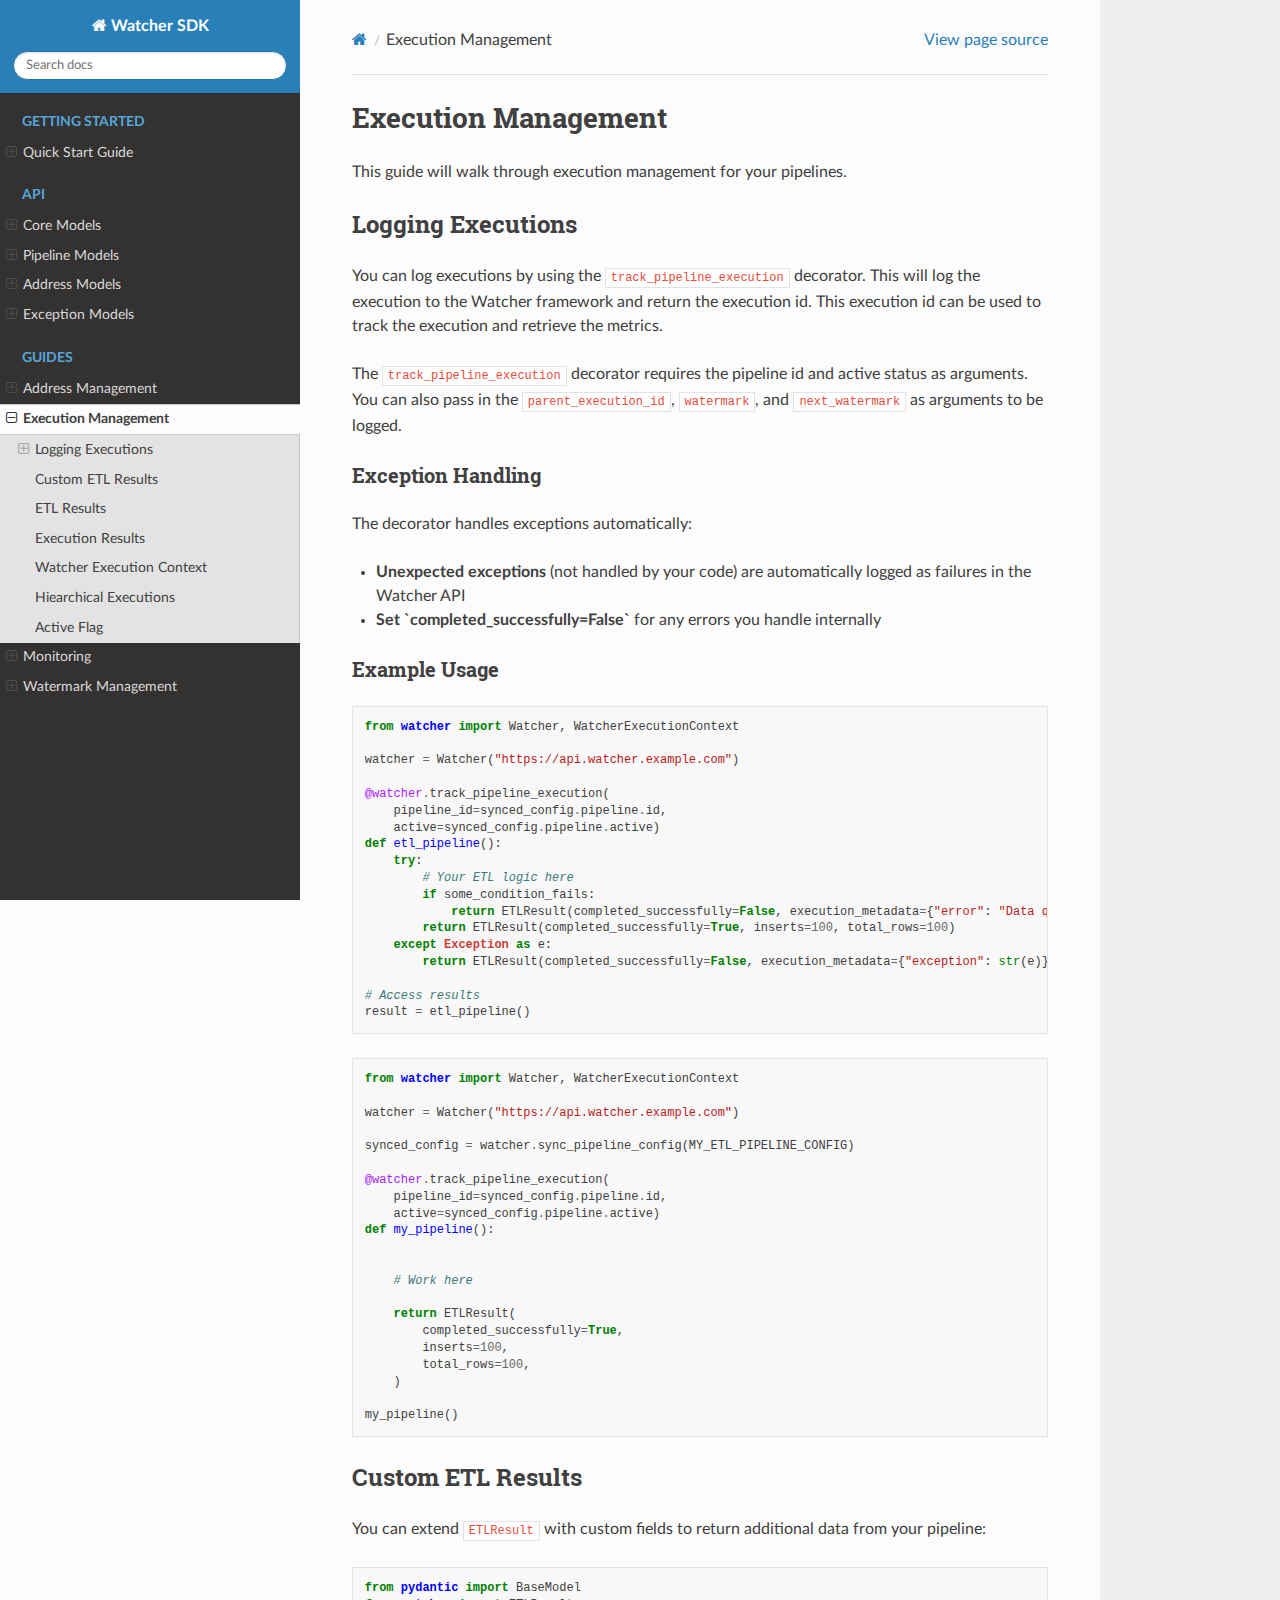
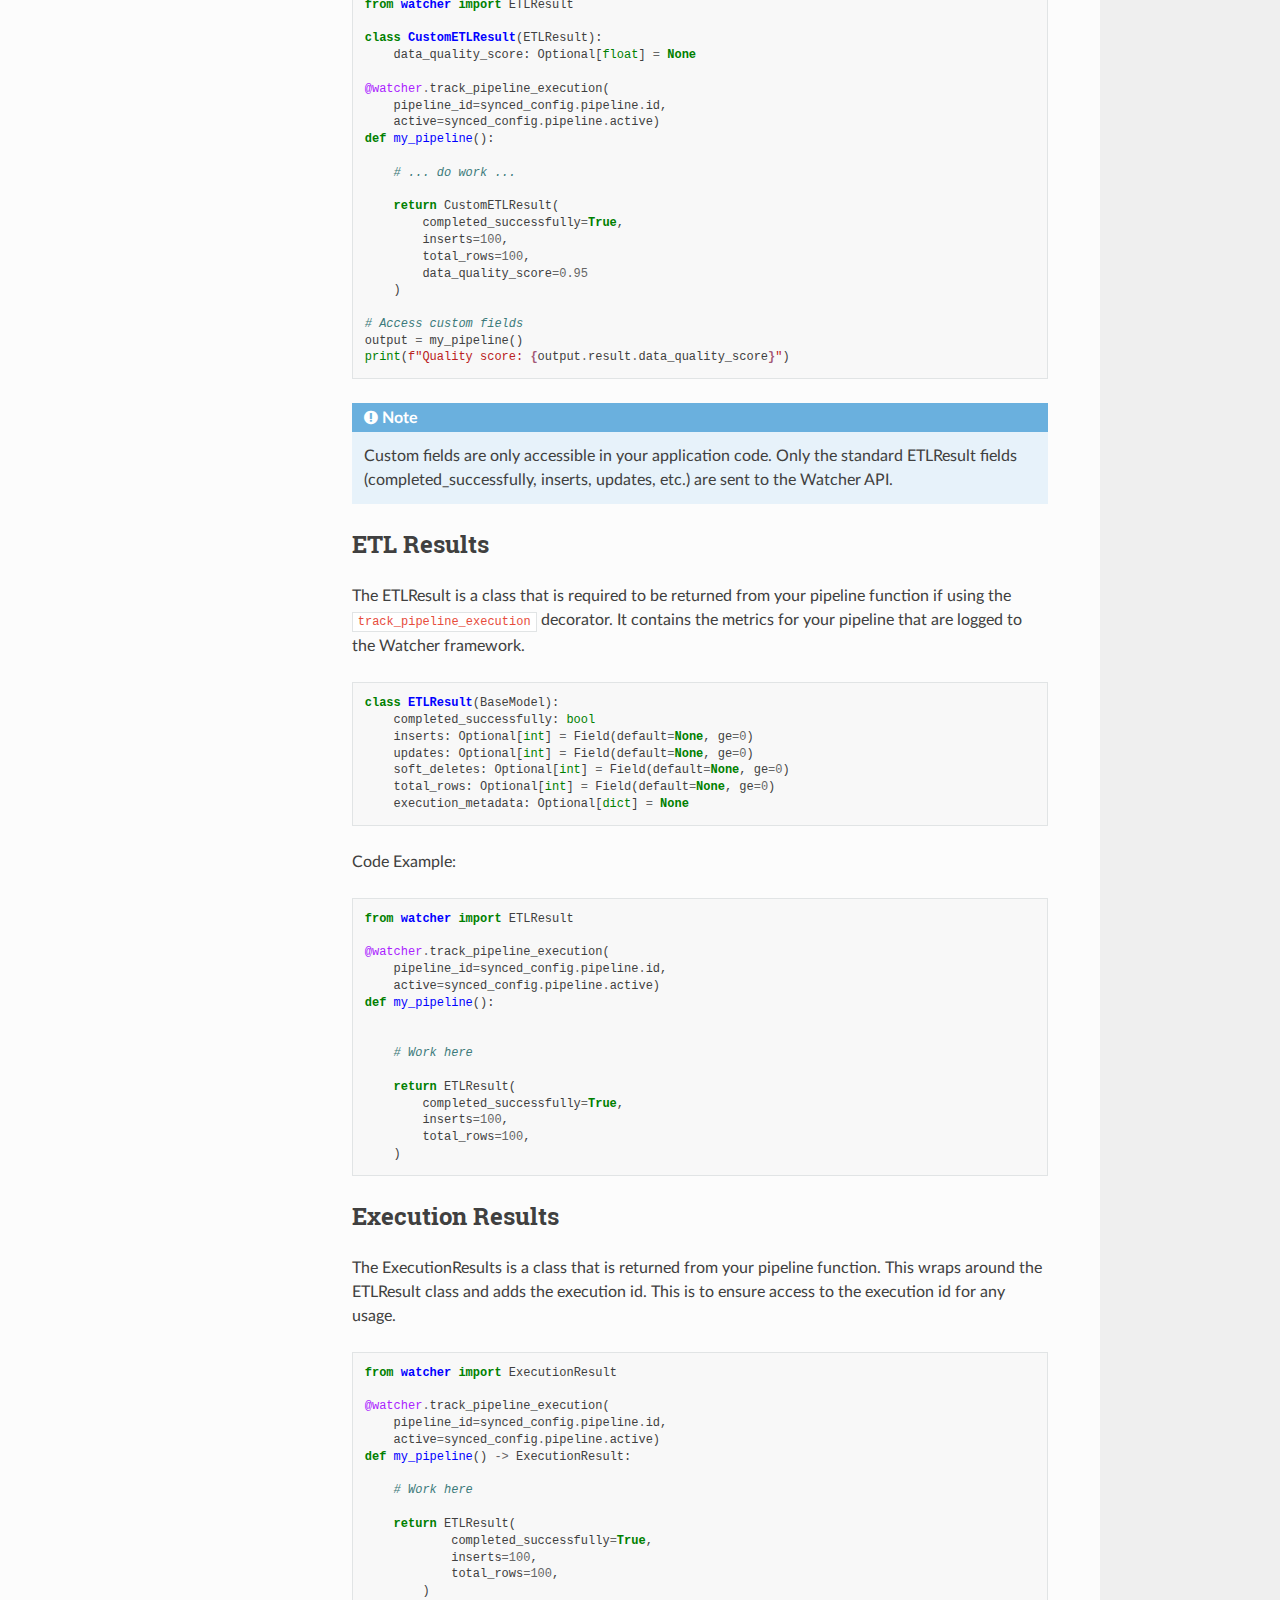
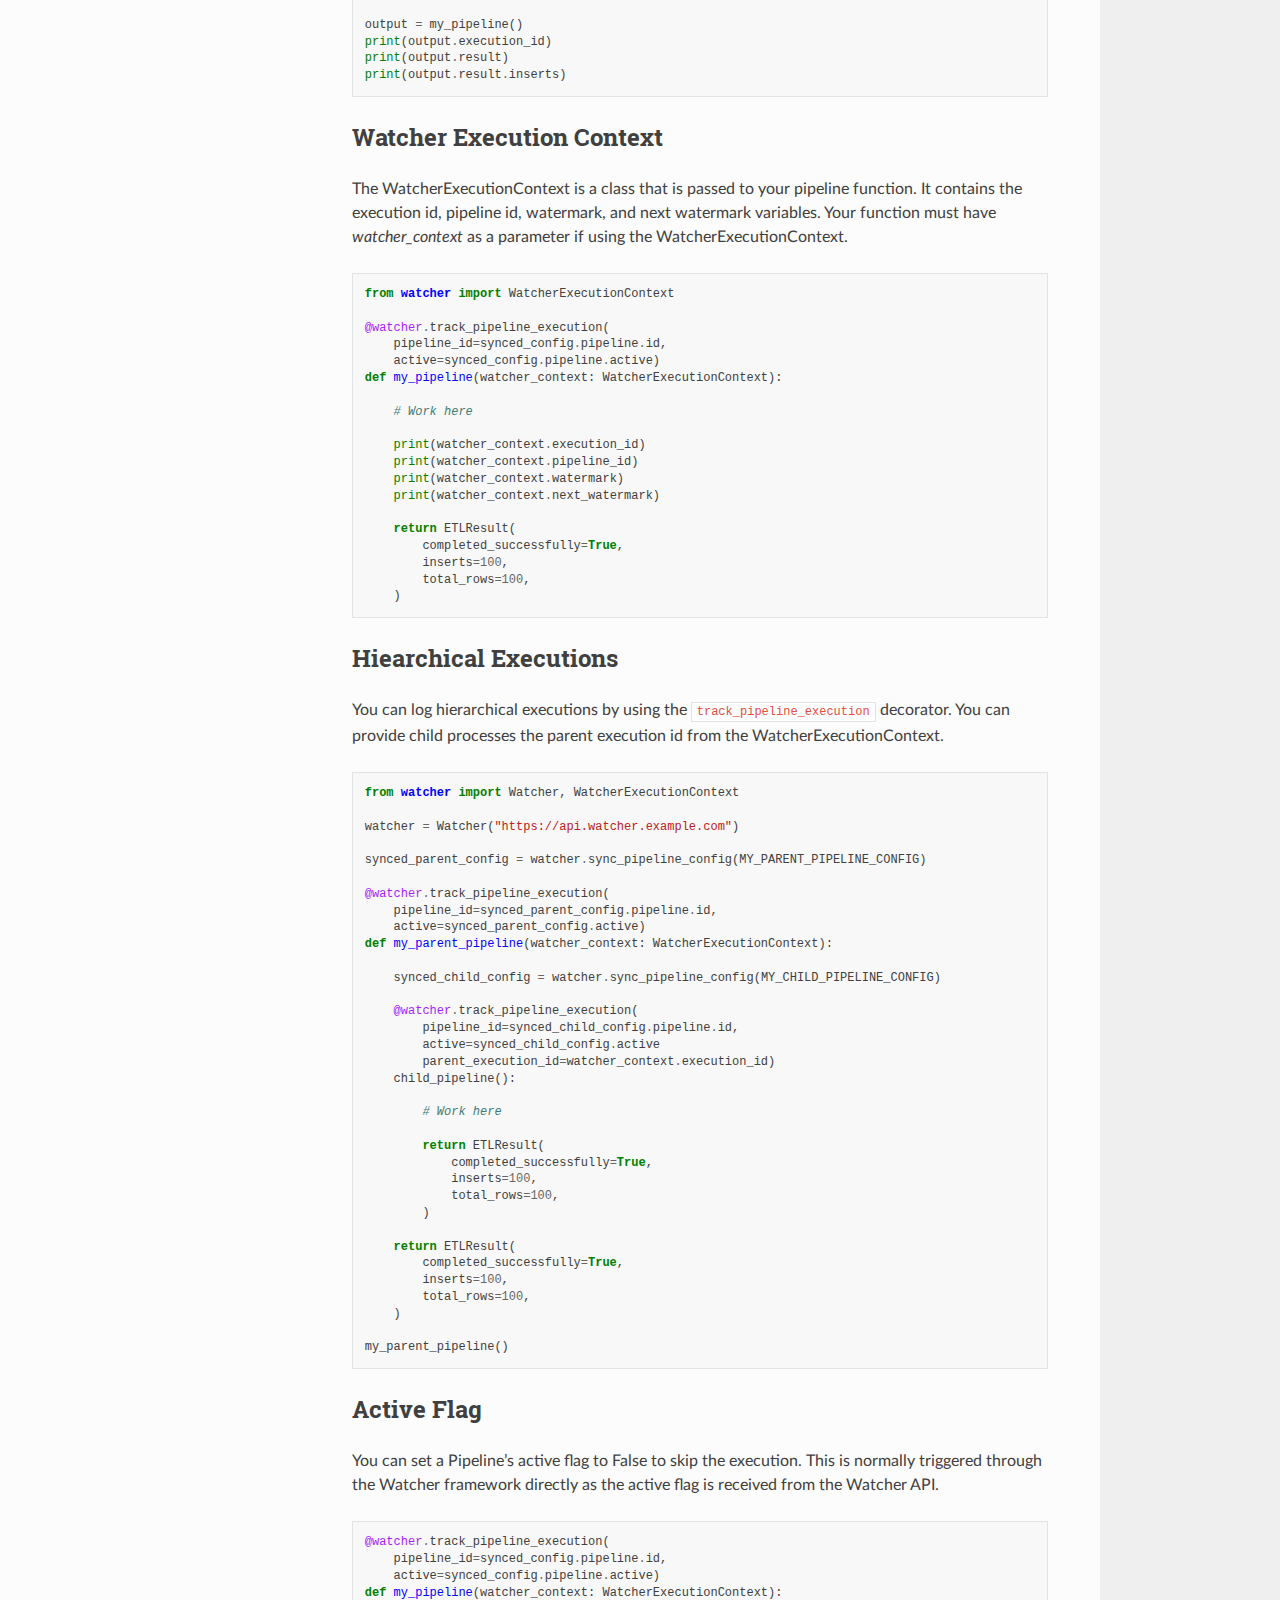
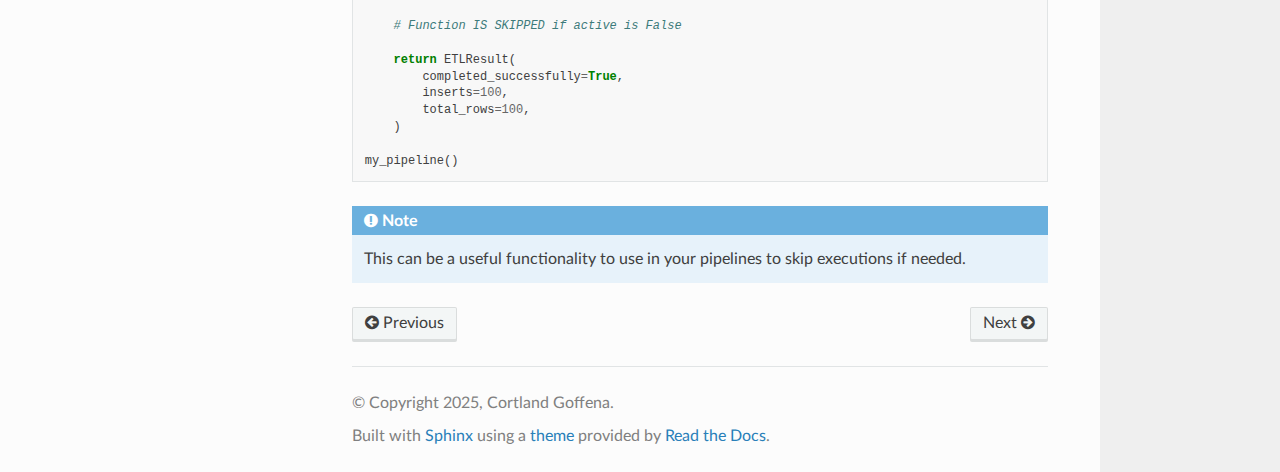
<file: docs/_build/html/guides/executions.html>
<!DOCTYPE html>
<html class="writer-html5" lang="en" data-content_root="../">
<head>
  <meta charset="utf-8" /><meta name="viewport" content="width=device-width, initial-scale=1" />

  <meta name="viewport" content="width=device-width, initial-scale=1.0" />
  <title>Execution Management &mdash; Watcher SDK 0.1.0 documentation</title>
      <link rel="stylesheet" type="text/css" href="../_static/pygments.css?v=b86133f3" />
      <link rel="stylesheet" type="text/css" href="../_static/css/theme.css?v=e59714d7" />

  
      <script src="../_static/jquery.js?v=5d32c60e"></script>
      <script src="../_static/_sphinx_javascript_frameworks_compat.js?v=2cd50e6c"></script>
      <script src="../_static/documentation_options.js?v=01f34227"></script>
      <script src="../_static/doctools.js?v=9bcbadda"></script>
      <script src="../_static/sphinx_highlight.js?v=dc90522c"></script>
    <script src="../_static/js/theme.js"></script>
    <link rel="index" title="Index" href="../genindex.html" />
    <link rel="search" title="Search" href="../search.html" />
    <link rel="next" title="Monitoring" href="monitoring.html" />
    <link rel="prev" title="Address Management" href="address_management.html" /> 
</head>

<body class="wy-body-for-nav"> 
  <div class="wy-grid-for-nav">
    <nav data-toggle="wy-nav-shift" class="wy-nav-side">
      <div class="wy-side-scroll">
        <div class="wy-side-nav-search" >

          
          
          <a href="../index.html" class="icon icon-home">
            Watcher SDK
          </a>
<div role="search">
  <form id="rtd-search-form" class="wy-form" action="../search.html" method="get">
    <input type="text" name="q" placeholder="Search docs" aria-label="Search docs" />
    <input type="hidden" name="check_keywords" value="yes" />
    <input type="hidden" name="area" value="default" />
  </form>
</div>
        </div><div class="wy-menu wy-menu-vertical" data-spy="affix" role="navigation" aria-label="Navigation menu">
              <p class="caption" role="heading"><span class="caption-text">Getting Started</span></p>
<ul>
<li class="toctree-l1"><a class="reference internal" href="../getting_started/quick_start.html">Quick Start Guide</a><ul>
<li class="toctree-l2"><a class="reference internal" href="../getting_started/quick_start.html#installation">Installation</a></li>
<li class="toctree-l2"><a class="reference internal" href="../getting_started/quick_start.html#usage">Usage</a><ul>
<li class="toctree-l3"><a class="reference internal" href="../getting_started/quick_start.html#store-pipeline-and-address-lineage-configuration">Store Pipeline and Address Lineage Configuration</a></li>
<li class="toctree-l3"><a class="reference internal" href="../getting_started/quick_start.html#sync-pipeline-and-address-lineage-configuration">Sync Pipeline and Address Lineage Configuration</a></li>
<li class="toctree-l3"><a class="reference internal" href="../getting_started/quick_start.html#track-pipeline-execution">Track Pipeline Execution</a></li>
</ul>
</li>
</ul>
</li>
</ul>
<p class="caption" role="heading"><span class="caption-text">API</span></p>
<ul>
<li class="toctree-l1"><a class="reference internal" href="../api/models.html">Core Models</a><ul>
<li class="toctree-l2"><a class="reference internal" href="../api/models.html#etlresult">ETLResult</a></li>
<li class="toctree-l2"><a class="reference internal" href="../api/models.html#watcherexecutioncontext">WatcherExecutionContext</a></li>
<li class="toctree-l2"><a class="reference internal" href="../api/models.html#executionresult">ExecutionResult</a></li>
</ul>
</li>
<li class="toctree-l1"><a class="reference internal" href="../api/models.html#pipeline-models">Pipeline Models</a><ul>
<li class="toctree-l2"><a class="reference internal" href="../api/models.html#pipeline">Pipeline</a></li>
<li class="toctree-l2"><a class="reference internal" href="../api/models.html#pipelineconfig">PipelineConfig</a></li>
<li class="toctree-l2"><a class="reference internal" href="../api/models.html#syncedpipelineconfig">SyncedPipelineConfig</a></li>
</ul>
</li>
<li class="toctree-l1"><a class="reference internal" href="../api/models.html#address-models">Address Models</a><ul>
<li class="toctree-l2"><a class="reference internal" href="../api/models.html#address">Address</a></li>
<li class="toctree-l2"><a class="reference internal" href="../api/models.html#addresslineage">AddressLineage</a></li>
</ul>
</li>
<li class="toctree-l1"><a class="reference internal" href="../api/models.html#exception-models">Exception Models</a><ul>
<li class="toctree-l2"><a class="reference internal" href="../api/models.html#watcherapierror">WatcherAPIError</a></li>
<li class="toctree-l2"><a class="reference internal" href="../api/models.html#watchernetworkerror">WatcherNetworkError</a></li>
</ul>
</li>
</ul>
<p class="caption" role="heading"><span class="caption-text">Guides</span></p>
<ul class="current">
<li class="toctree-l1"><a class="reference internal" href="address_management.html">Address Management</a><ul>
<li class="toctree-l2"><a class="reference internal" href="address_management.html#address-lineage-configuration">Address Lineage Configuration</a></li>
<li class="toctree-l2"><a class="reference internal" href="address_management.html#loading-address-lineage">Loading Address Lineage</a></li>
</ul>
</li>
<li class="toctree-l1 current"><a class="current reference internal" href="#">Execution Management</a><ul>
<li class="toctree-l2"><a class="reference internal" href="#logging-executions">Logging Executions</a><ul>
<li class="toctree-l3"><a class="reference internal" href="#exception-handling">Exception Handling</a></li>
<li class="toctree-l3"><a class="reference internal" href="#example-usage">Example Usage</a></li>
</ul>
</li>
<li class="toctree-l2"><a class="reference internal" href="#custom-etl-results">Custom ETL Results</a></li>
<li class="toctree-l2"><a class="reference internal" href="#etl-results">ETL Results</a></li>
<li class="toctree-l2"><a class="reference internal" href="#execution-results">Execution Results</a></li>
<li class="toctree-l2"><a class="reference internal" href="#watcher-execution-context">Watcher Execution Context</a></li>
<li class="toctree-l2"><a class="reference internal" href="#hiearchical-executions">Hiearchical Executions</a></li>
<li class="toctree-l2"><a class="reference internal" href="#active-flag">Active Flag</a></li>
</ul>
</li>
<li class="toctree-l1"><a class="reference internal" href="monitoring.html">Monitoring</a><ul>
<li class="toctree-l2"><a class="reference internal" href="monitoring.html#trigger-timeliness-check">Trigger Timeliness Check</a></li>
<li class="toctree-l2"><a class="reference internal" href="monitoring.html#trigger-freshness-check">Trigger Freshness Check</a></li>
<li class="toctree-l2"><a class="reference internal" href="monitoring.html#trigger-celery-queue-check">Trigger Celery Queue Check</a></li>
</ul>
</li>
<li class="toctree-l1"><a class="reference internal" href="watermark_management.html">Watermark Management</a><ul>
<li class="toctree-l2"><a class="reference internal" href="watermark_management.html#incrementing-watermarks">Incrementing Watermarks</a></li>
<li class="toctree-l2"><a class="reference internal" href="watermark_management.html#accessing-watermarks">Accessing Watermarks</a></li>
<li class="toctree-l2"><a class="reference internal" href="watermark_management.html#watermark-data-type">Watermark Data Type</a></li>
</ul>
</li>
</ul>

        </div>
      </div>
    </nav>

    <section data-toggle="wy-nav-shift" class="wy-nav-content-wrap"><nav class="wy-nav-top" aria-label="Mobile navigation menu" >
          <i data-toggle="wy-nav-top" class="fa fa-bars"></i>
          <a href="../index.html">Watcher SDK</a>
      </nav>

      <div class="wy-nav-content">
        <div class="rst-content">
          <div role="navigation" aria-label="Page navigation">
  <ul class="wy-breadcrumbs">
      <li><a href="../index.html" class="icon icon-home" aria-label="Home"></a></li>
      <li class="breadcrumb-item active">Execution Management</li>
      <li class="wy-breadcrumbs-aside">
            <a href="../_sources/guides/executions.rst.txt" rel="nofollow"> View page source</a>
      </li>
  </ul>
  <hr/>
</div>
          <div role="main" class="document" itemscope="itemscope" itemtype="http://schema.org/Article">
           <div itemprop="articleBody">
             
  <section id="execution-management">
<h1>Execution Management<a class="headerlink" href="#execution-management" title="Link to this heading"></a></h1>
<p>This guide will walk through execution management for your pipelines.</p>
<section id="logging-executions">
<h2>Logging Executions<a class="headerlink" href="#logging-executions" title="Link to this heading"></a></h2>
<p>You can log executions by using the <code class="docutils literal notranslate"><span class="pre">track_pipeline_execution</span></code> decorator.
This will log the execution to the Watcher framework and return the execution id.
This execution id can be used to track the execution and retrieve the metrics.</p>
<p>The <code class="docutils literal notranslate"><span class="pre">track_pipeline_execution</span></code> decorator requires the pipeline id and active status as arguments.
You can also pass in the <code class="docutils literal notranslate"><span class="pre">parent_execution_id</span></code>, <code class="docutils literal notranslate"><span class="pre">watermark</span></code>, and <code class="docutils literal notranslate"><span class="pre">next_watermark</span></code> as arguments to be logged.</p>
<section id="exception-handling">
<h3>Exception Handling<a class="headerlink" href="#exception-handling" title="Link to this heading"></a></h3>
<p>The decorator handles exceptions automatically:</p>
<ul class="simple">
<li><p><strong>Unexpected exceptions</strong> (not handled by your code) are automatically logged as failures in the Watcher API</p></li>
<li><p><strong>Set `completed_successfully=False`</strong> for any errors you handle internally</p></li>
</ul>
</section>
<section id="example-usage">
<h3>Example Usage<a class="headerlink" href="#example-usage" title="Link to this heading"></a></h3>
<div class="highlight-python notranslate"><div class="highlight"><pre><span></span><span class="kn">from</span><span class="w"> </span><span class="nn">watcher</span><span class="w"> </span><span class="kn">import</span> <span class="n">Watcher</span><span class="p">,</span> <span class="n">WatcherExecutionContext</span>

<span class="n">watcher</span> <span class="o">=</span> <span class="n">Watcher</span><span class="p">(</span><span class="s2">&quot;https://api.watcher.example.com&quot;</span><span class="p">)</span>

<span class="nd">@watcher</span><span class="o">.</span><span class="n">track_pipeline_execution</span><span class="p">(</span>
    <span class="n">pipeline_id</span><span class="o">=</span><span class="n">synced_config</span><span class="o">.</span><span class="n">pipeline</span><span class="o">.</span><span class="n">id</span><span class="p">,</span>
    <span class="n">active</span><span class="o">=</span><span class="n">synced_config</span><span class="o">.</span><span class="n">pipeline</span><span class="o">.</span><span class="n">active</span><span class="p">)</span>
<span class="k">def</span><span class="w"> </span><span class="nf">etl_pipeline</span><span class="p">():</span>
    <span class="k">try</span><span class="p">:</span>
        <span class="c1"># Your ETL logic here</span>
        <span class="k">if</span> <span class="n">some_condition_fails</span><span class="p">:</span>
            <span class="k">return</span> <span class="n">ETLResult</span><span class="p">(</span><span class="n">completed_successfully</span><span class="o">=</span><span class="kc">False</span><span class="p">,</span> <span class="n">execution_metadata</span><span class="o">=</span><span class="p">{</span><span class="s2">&quot;error&quot;</span><span class="p">:</span> <span class="s2">&quot;Data quality issues&quot;</span><span class="p">})</span>
        <span class="k">return</span> <span class="n">ETLResult</span><span class="p">(</span><span class="n">completed_successfully</span><span class="o">=</span><span class="kc">True</span><span class="p">,</span> <span class="n">inserts</span><span class="o">=</span><span class="mi">100</span><span class="p">,</span> <span class="n">total_rows</span><span class="o">=</span><span class="mi">100</span><span class="p">)</span>
    <span class="k">except</span> <span class="ne">Exception</span> <span class="k">as</span> <span class="n">e</span><span class="p">:</span>
        <span class="k">return</span> <span class="n">ETLResult</span><span class="p">(</span><span class="n">completed_successfully</span><span class="o">=</span><span class="kc">False</span><span class="p">,</span> <span class="n">execution_metadata</span><span class="o">=</span><span class="p">{</span><span class="s2">&quot;exception&quot;</span><span class="p">:</span> <span class="nb">str</span><span class="p">(</span><span class="n">e</span><span class="p">)})</span>

<span class="c1"># Access results</span>
<span class="n">result</span> <span class="o">=</span> <span class="n">etl_pipeline</span><span class="p">()</span>
</pre></div>
</div>
<div class="highlight-python notranslate"><div class="highlight"><pre><span></span><span class="kn">from</span><span class="w"> </span><span class="nn">watcher</span><span class="w"> </span><span class="kn">import</span> <span class="n">Watcher</span><span class="p">,</span> <span class="n">WatcherExecutionContext</span>

<span class="n">watcher</span> <span class="o">=</span> <span class="n">Watcher</span><span class="p">(</span><span class="s2">&quot;https://api.watcher.example.com&quot;</span><span class="p">)</span>

<span class="n">synced_config</span> <span class="o">=</span> <span class="n">watcher</span><span class="o">.</span><span class="n">sync_pipeline_config</span><span class="p">(</span><span class="n">MY_ETL_PIPELINE_CONFIG</span><span class="p">)</span>

<span class="nd">@watcher</span><span class="o">.</span><span class="n">track_pipeline_execution</span><span class="p">(</span>
    <span class="n">pipeline_id</span><span class="o">=</span><span class="n">synced_config</span><span class="o">.</span><span class="n">pipeline</span><span class="o">.</span><span class="n">id</span><span class="p">,</span>
    <span class="n">active</span><span class="o">=</span><span class="n">synced_config</span><span class="o">.</span><span class="n">pipeline</span><span class="o">.</span><span class="n">active</span><span class="p">)</span>
<span class="k">def</span><span class="w"> </span><span class="nf">my_pipeline</span><span class="p">():</span>


    <span class="c1"># Work here</span>

    <span class="k">return</span> <span class="n">ETLResult</span><span class="p">(</span>
        <span class="n">completed_successfully</span><span class="o">=</span><span class="kc">True</span><span class="p">,</span>
        <span class="n">inserts</span><span class="o">=</span><span class="mi">100</span><span class="p">,</span>
        <span class="n">total_rows</span><span class="o">=</span><span class="mi">100</span><span class="p">,</span>
    <span class="p">)</span>

<span class="n">my_pipeline</span><span class="p">()</span>
</pre></div>
</div>
</section>
</section>
<section id="custom-etl-results">
<h2>Custom ETL Results<a class="headerlink" href="#custom-etl-results" title="Link to this heading"></a></h2>
<p>You can extend <code class="docutils literal notranslate"><span class="pre">ETLResult</span></code> with custom fields to return additional data from your pipeline:</p>
<div class="highlight-python notranslate"><div class="highlight"><pre><span></span><span class="kn">from</span><span class="w"> </span><span class="nn">pydantic</span><span class="w"> </span><span class="kn">import</span> <span class="n">BaseModel</span>
<span class="kn">from</span><span class="w"> </span><span class="nn">watcher</span><span class="w"> </span><span class="kn">import</span> <span class="n">ETLResult</span>

<span class="k">class</span><span class="w"> </span><span class="nc">CustomETLResult</span><span class="p">(</span><span class="n">ETLResult</span><span class="p">):</span>
    <span class="n">data_quality_score</span><span class="p">:</span> <span class="n">Optional</span><span class="p">[</span><span class="nb">float</span><span class="p">]</span> <span class="o">=</span> <span class="kc">None</span>

<span class="nd">@watcher</span><span class="o">.</span><span class="n">track_pipeline_execution</span><span class="p">(</span>
    <span class="n">pipeline_id</span><span class="o">=</span><span class="n">synced_config</span><span class="o">.</span><span class="n">pipeline</span><span class="o">.</span><span class="n">id</span><span class="p">,</span>
    <span class="n">active</span><span class="o">=</span><span class="n">synced_config</span><span class="o">.</span><span class="n">pipeline</span><span class="o">.</span><span class="n">active</span><span class="p">)</span>
<span class="k">def</span><span class="w"> </span><span class="nf">my_pipeline</span><span class="p">():</span>

    <span class="c1"># ... do work ...</span>

    <span class="k">return</span> <span class="n">CustomETLResult</span><span class="p">(</span>
        <span class="n">completed_successfully</span><span class="o">=</span><span class="kc">True</span><span class="p">,</span>
        <span class="n">inserts</span><span class="o">=</span><span class="mi">100</span><span class="p">,</span>
        <span class="n">total_rows</span><span class="o">=</span><span class="mi">100</span><span class="p">,</span>
        <span class="n">data_quality_score</span><span class="o">=</span><span class="mf">0.95</span>
    <span class="p">)</span>

<span class="c1"># Access custom fields</span>
<span class="n">output</span> <span class="o">=</span> <span class="n">my_pipeline</span><span class="p">()</span>
<span class="nb">print</span><span class="p">(</span><span class="sa">f</span><span class="s2">&quot;Quality score: </span><span class="si">{</span><span class="n">output</span><span class="o">.</span><span class="n">result</span><span class="o">.</span><span class="n">data_quality_score</span><span class="si">}</span><span class="s2">&quot;</span><span class="p">)</span>
</pre></div>
</div>
<div class="admonition note">
<p class="admonition-title">Note</p>
<p>Custom fields are only accessible in your application code. Only the standard ETLResult fields
(completed_successfully, inserts, updates, etc.) are sent to the Watcher API.</p>
</div>
</section>
<section id="etl-results">
<h2>ETL Results<a class="headerlink" href="#etl-results" title="Link to this heading"></a></h2>
<p>The ETLResult is a class that is required to be returned from your pipeline function
if using the <code class="docutils literal notranslate"><span class="pre">track_pipeline_execution</span></code> decorator.
It contains the metrics for your pipeline that are logged to the Watcher framework.</p>
<div class="highlight-python notranslate"><div class="highlight"><pre><span></span><span class="k">class</span><span class="w"> </span><span class="nc">ETLResult</span><span class="p">(</span><span class="n">BaseModel</span><span class="p">):</span>
    <span class="n">completed_successfully</span><span class="p">:</span> <span class="nb">bool</span>
    <span class="n">inserts</span><span class="p">:</span> <span class="n">Optional</span><span class="p">[</span><span class="nb">int</span><span class="p">]</span> <span class="o">=</span> <span class="n">Field</span><span class="p">(</span><span class="n">default</span><span class="o">=</span><span class="kc">None</span><span class="p">,</span> <span class="n">ge</span><span class="o">=</span><span class="mi">0</span><span class="p">)</span>
    <span class="n">updates</span><span class="p">:</span> <span class="n">Optional</span><span class="p">[</span><span class="nb">int</span><span class="p">]</span> <span class="o">=</span> <span class="n">Field</span><span class="p">(</span><span class="n">default</span><span class="o">=</span><span class="kc">None</span><span class="p">,</span> <span class="n">ge</span><span class="o">=</span><span class="mi">0</span><span class="p">)</span>
    <span class="n">soft_deletes</span><span class="p">:</span> <span class="n">Optional</span><span class="p">[</span><span class="nb">int</span><span class="p">]</span> <span class="o">=</span> <span class="n">Field</span><span class="p">(</span><span class="n">default</span><span class="o">=</span><span class="kc">None</span><span class="p">,</span> <span class="n">ge</span><span class="o">=</span><span class="mi">0</span><span class="p">)</span>
    <span class="n">total_rows</span><span class="p">:</span> <span class="n">Optional</span><span class="p">[</span><span class="nb">int</span><span class="p">]</span> <span class="o">=</span> <span class="n">Field</span><span class="p">(</span><span class="n">default</span><span class="o">=</span><span class="kc">None</span><span class="p">,</span> <span class="n">ge</span><span class="o">=</span><span class="mi">0</span><span class="p">)</span>
    <span class="n">execution_metadata</span><span class="p">:</span> <span class="n">Optional</span><span class="p">[</span><span class="nb">dict</span><span class="p">]</span> <span class="o">=</span> <span class="kc">None</span>
</pre></div>
</div>
<p>Code Example:</p>
<div class="highlight-python notranslate"><div class="highlight"><pre><span></span><span class="kn">from</span><span class="w"> </span><span class="nn">watcher</span><span class="w"> </span><span class="kn">import</span> <span class="n">ETLResult</span>

<span class="nd">@watcher</span><span class="o">.</span><span class="n">track_pipeline_execution</span><span class="p">(</span>
    <span class="n">pipeline_id</span><span class="o">=</span><span class="n">synced_config</span><span class="o">.</span><span class="n">pipeline</span><span class="o">.</span><span class="n">id</span><span class="p">,</span>
    <span class="n">active</span><span class="o">=</span><span class="n">synced_config</span><span class="o">.</span><span class="n">pipeline</span><span class="o">.</span><span class="n">active</span><span class="p">)</span>
<span class="k">def</span><span class="w"> </span><span class="nf">my_pipeline</span><span class="p">():</span>


    <span class="c1"># Work here</span>

    <span class="k">return</span> <span class="n">ETLResult</span><span class="p">(</span>
        <span class="n">completed_successfully</span><span class="o">=</span><span class="kc">True</span><span class="p">,</span>
        <span class="n">inserts</span><span class="o">=</span><span class="mi">100</span><span class="p">,</span>
        <span class="n">total_rows</span><span class="o">=</span><span class="mi">100</span><span class="p">,</span>
    <span class="p">)</span>
</pre></div>
</div>
</section>
<section id="execution-results">
<h2>Execution Results<a class="headerlink" href="#execution-results" title="Link to this heading"></a></h2>
<p>The ExecutionResults is a class that is returned from your pipeline function. This
wraps around the ETLResult class and adds the execution id. This is to ensure access
to the execution id for any usage.</p>
<div class="highlight-python notranslate"><div class="highlight"><pre><span></span><span class="kn">from</span><span class="w"> </span><span class="nn">watcher</span><span class="w"> </span><span class="kn">import</span> <span class="n">ExecutionResult</span>

<span class="nd">@watcher</span><span class="o">.</span><span class="n">track_pipeline_execution</span><span class="p">(</span>
    <span class="n">pipeline_id</span><span class="o">=</span><span class="n">synced_config</span><span class="o">.</span><span class="n">pipeline</span><span class="o">.</span><span class="n">id</span><span class="p">,</span>
    <span class="n">active</span><span class="o">=</span><span class="n">synced_config</span><span class="o">.</span><span class="n">pipeline</span><span class="o">.</span><span class="n">active</span><span class="p">)</span>
<span class="k">def</span><span class="w"> </span><span class="nf">my_pipeline</span><span class="p">()</span> <span class="o">-&gt;</span> <span class="n">ExecutionResult</span><span class="p">:</span>

    <span class="c1"># Work here</span>

    <span class="k">return</span> <span class="n">ETLResult</span><span class="p">(</span>
            <span class="n">completed_successfully</span><span class="o">=</span><span class="kc">True</span><span class="p">,</span>
            <span class="n">inserts</span><span class="o">=</span><span class="mi">100</span><span class="p">,</span>
            <span class="n">total_rows</span><span class="o">=</span><span class="mi">100</span><span class="p">,</span>
        <span class="p">)</span>

<span class="n">output</span> <span class="o">=</span> <span class="n">my_pipeline</span><span class="p">()</span>
<span class="nb">print</span><span class="p">(</span><span class="n">output</span><span class="o">.</span><span class="n">execution_id</span><span class="p">)</span>
<span class="nb">print</span><span class="p">(</span><span class="n">output</span><span class="o">.</span><span class="n">result</span><span class="p">)</span>
<span class="nb">print</span><span class="p">(</span><span class="n">output</span><span class="o">.</span><span class="n">result</span><span class="o">.</span><span class="n">inserts</span><span class="p">)</span>
</pre></div>
</div>
</section>
<section id="watcher-execution-context">
<h2>Watcher Execution Context<a class="headerlink" href="#watcher-execution-context" title="Link to this heading"></a></h2>
<p>The WatcherExecutionContext is a class that is passed to your pipeline function.
It contains the execution id, pipeline id, watermark, and next watermark variables.
Your function must have <cite>watcher_context</cite> as a parameter if using the WatcherExecutionContext.</p>
<div class="highlight-python notranslate"><div class="highlight"><pre><span></span><span class="kn">from</span><span class="w"> </span><span class="nn">watcher</span><span class="w"> </span><span class="kn">import</span> <span class="n">WatcherExecutionContext</span>

<span class="nd">@watcher</span><span class="o">.</span><span class="n">track_pipeline_execution</span><span class="p">(</span>
    <span class="n">pipeline_id</span><span class="o">=</span><span class="n">synced_config</span><span class="o">.</span><span class="n">pipeline</span><span class="o">.</span><span class="n">id</span><span class="p">,</span>
    <span class="n">active</span><span class="o">=</span><span class="n">synced_config</span><span class="o">.</span><span class="n">pipeline</span><span class="o">.</span><span class="n">active</span><span class="p">)</span>
<span class="k">def</span><span class="w"> </span><span class="nf">my_pipeline</span><span class="p">(</span><span class="n">watcher_context</span><span class="p">:</span> <span class="n">WatcherExecutionContext</span><span class="p">):</span>

    <span class="c1"># Work here</span>

    <span class="nb">print</span><span class="p">(</span><span class="n">watcher_context</span><span class="o">.</span><span class="n">execution_id</span><span class="p">)</span>
    <span class="nb">print</span><span class="p">(</span><span class="n">watcher_context</span><span class="o">.</span><span class="n">pipeline_id</span><span class="p">)</span>
    <span class="nb">print</span><span class="p">(</span><span class="n">watcher_context</span><span class="o">.</span><span class="n">watermark</span><span class="p">)</span>
    <span class="nb">print</span><span class="p">(</span><span class="n">watcher_context</span><span class="o">.</span><span class="n">next_watermark</span><span class="p">)</span>

    <span class="k">return</span> <span class="n">ETLResult</span><span class="p">(</span>
        <span class="n">completed_successfully</span><span class="o">=</span><span class="kc">True</span><span class="p">,</span>
        <span class="n">inserts</span><span class="o">=</span><span class="mi">100</span><span class="p">,</span>
        <span class="n">total_rows</span><span class="o">=</span><span class="mi">100</span><span class="p">,</span>
    <span class="p">)</span>
</pre></div>
</div>
</section>
<section id="hiearchical-executions">
<h2>Hiearchical Executions<a class="headerlink" href="#hiearchical-executions" title="Link to this heading"></a></h2>
<p>You can log hierarchical executions by using the <code class="docutils literal notranslate"><span class="pre">track_pipeline_execution</span></code> decorator.
You can provide child processes the parent execution id from the WatcherExecutionContext.</p>
<div class="highlight-python notranslate"><div class="highlight"><pre><span></span><span class="kn">from</span><span class="w"> </span><span class="nn">watcher</span><span class="w"> </span><span class="kn">import</span> <span class="n">Watcher</span><span class="p">,</span> <span class="n">WatcherExecutionContext</span>

<span class="n">watcher</span> <span class="o">=</span> <span class="n">Watcher</span><span class="p">(</span><span class="s2">&quot;https://api.watcher.example.com&quot;</span><span class="p">)</span>

<span class="n">synced_parent_config</span> <span class="o">=</span> <span class="n">watcher</span><span class="o">.</span><span class="n">sync_pipeline_config</span><span class="p">(</span><span class="n">MY_PARENT_PIPELINE_CONFIG</span><span class="p">)</span>

<span class="nd">@watcher</span><span class="o">.</span><span class="n">track_pipeline_execution</span><span class="p">(</span>
    <span class="n">pipeline_id</span><span class="o">=</span><span class="n">synced_parent_config</span><span class="o">.</span><span class="n">pipeline</span><span class="o">.</span><span class="n">id</span><span class="p">,</span>
    <span class="n">active</span><span class="o">=</span><span class="n">synced_parent_config</span><span class="o">.</span><span class="n">active</span><span class="p">)</span>
<span class="k">def</span><span class="w"> </span><span class="nf">my_parent_pipeline</span><span class="p">(</span><span class="n">watcher_context</span><span class="p">:</span> <span class="n">WatcherExecutionContext</span><span class="p">):</span>

    <span class="n">synced_child_config</span> <span class="o">=</span> <span class="n">watcher</span><span class="o">.</span><span class="n">sync_pipeline_config</span><span class="p">(</span><span class="n">MY_CHILD_PIPELINE_CONFIG</span><span class="p">)</span>

    <span class="nd">@watcher</span><span class="o">.</span><span class="n">track_pipeline_execution</span><span class="p">(</span>
        <span class="n">pipeline_id</span><span class="o">=</span><span class="n">synced_child_config</span><span class="o">.</span><span class="n">pipeline</span><span class="o">.</span><span class="n">id</span><span class="p">,</span>
        <span class="n">active</span><span class="o">=</span><span class="n">synced_child_config</span><span class="o">.</span><span class="n">active</span>
        <span class="n">parent_execution_id</span><span class="o">=</span><span class="n">watcher_context</span><span class="o">.</span><span class="n">execution_id</span><span class="p">)</span>
    <span class="n">child_pipeline</span><span class="p">():</span>

        <span class="c1"># Work here</span>

        <span class="k">return</span> <span class="n">ETLResult</span><span class="p">(</span>
            <span class="n">completed_successfully</span><span class="o">=</span><span class="kc">True</span><span class="p">,</span>
            <span class="n">inserts</span><span class="o">=</span><span class="mi">100</span><span class="p">,</span>
            <span class="n">total_rows</span><span class="o">=</span><span class="mi">100</span><span class="p">,</span>
        <span class="p">)</span>

    <span class="k">return</span> <span class="n">ETLResult</span><span class="p">(</span>
        <span class="n">completed_successfully</span><span class="o">=</span><span class="kc">True</span><span class="p">,</span>
        <span class="n">inserts</span><span class="o">=</span><span class="mi">100</span><span class="p">,</span>
        <span class="n">total_rows</span><span class="o">=</span><span class="mi">100</span><span class="p">,</span>
    <span class="p">)</span>

<span class="n">my_parent_pipeline</span><span class="p">()</span>
</pre></div>
</div>
</section>
<section id="active-flag">
<h2>Active Flag<a class="headerlink" href="#active-flag" title="Link to this heading"></a></h2>
<p>You can set a Pipeline’s active flag to False to skip the execution. This is normally triggered
through the Watcher framework directly as the active flag is received from the Watcher API.</p>
<div class="highlight-python notranslate"><div class="highlight"><pre><span></span><span class="nd">@watcher</span><span class="o">.</span><span class="n">track_pipeline_execution</span><span class="p">(</span>
    <span class="n">pipeline_id</span><span class="o">=</span><span class="n">synced_config</span><span class="o">.</span><span class="n">pipeline</span><span class="o">.</span><span class="n">id</span><span class="p">,</span>
    <span class="n">active</span><span class="o">=</span><span class="n">synced_config</span><span class="o">.</span><span class="n">pipeline</span><span class="o">.</span><span class="n">active</span><span class="p">)</span>
<span class="k">def</span><span class="w"> </span><span class="nf">my_pipeline</span><span class="p">(</span><span class="n">watcher_context</span><span class="p">:</span> <span class="n">WatcherExecutionContext</span><span class="p">):</span>

    <span class="c1"># Function IS SKIPPED if active is False</span>

    <span class="k">return</span> <span class="n">ETLResult</span><span class="p">(</span>
        <span class="n">completed_successfully</span><span class="o">=</span><span class="kc">True</span><span class="p">,</span>
        <span class="n">inserts</span><span class="o">=</span><span class="mi">100</span><span class="p">,</span>
        <span class="n">total_rows</span><span class="o">=</span><span class="mi">100</span><span class="p">,</span>
    <span class="p">)</span>

<span class="n">my_pipeline</span><span class="p">()</span>
</pre></div>
</div>
<div class="admonition note">
<p class="admonition-title">Note</p>
<p>This can be a useful functionality to use in your pipelines to skip executions if needed.</p>
</div>
</section>
</section>


           </div>
          </div>
          <footer><div class="rst-footer-buttons" role="navigation" aria-label="Footer">
        <a href="address_management.html" class="btn btn-neutral float-left" title="Address Management" accesskey="p" rel="prev"><span class="fa fa-arrow-circle-left" aria-hidden="true"></span> Previous</a>
        <a href="monitoring.html" class="btn btn-neutral float-right" title="Monitoring" accesskey="n" rel="next">Next <span class="fa fa-arrow-circle-right" aria-hidden="true"></span></a>
    </div>

  <hr/>

  <div role="contentinfo">
    <p>&#169; Copyright 2025, Cortland Goffena.</p>
  </div>

  Built with <a href="https://www.sphinx-doc.org/">Sphinx</a> using a
    <a href="https://github.com/readthedocs/sphinx_rtd_theme">theme</a>
    provided by <a href="https://readthedocs.org">Read the Docs</a>.
   

</footer>
        </div>
      </div>
    </section>
  </div>
  <script>
      jQuery(function () {
          SphinxRtdTheme.Navigation.enable(true);
      });
  </script> 

</body>
</html>
</file>
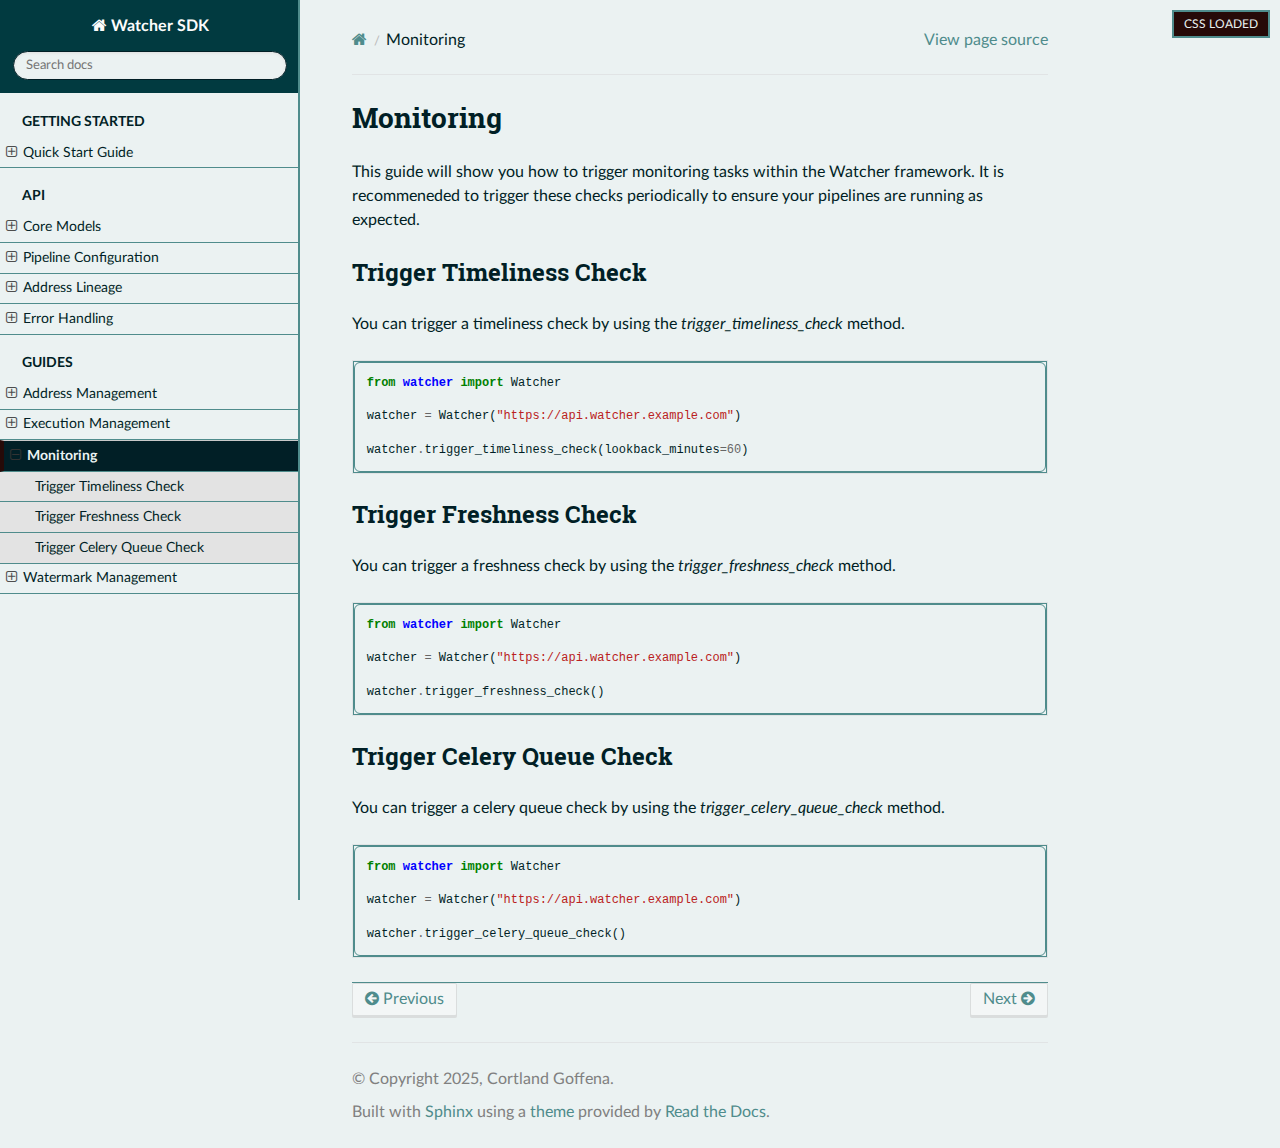
<file: docs/_build/html/guides/monitoring.html>
<!DOCTYPE html>
<html class="writer-html5" lang="en" data-content_root="../">
<head>
  <meta charset="utf-8" /><meta name="viewport" content="width=device-width, initial-scale=1" />

  <meta name="viewport" content="width=device-width, initial-scale=1.0" />
  <title>Monitoring &mdash; Watcher SDK 0.1.0 documentation</title>
      <link rel="stylesheet" type="text/css" href="../_static/pygments.css?v=b86133f3" />
      <link rel="stylesheet" type="text/css" href="../_static/css/theme.css?v=e59714d7" />
      <link rel="stylesheet" type="text/css" href="../_static/css/custom.css?v=c4a40db5" />

  
      <script src="../_static/jquery.js?v=5d32c60e"></script>
      <script src="../_static/_sphinx_javascript_frameworks_compat.js?v=2cd50e6c"></script>
      <script src="../_static/documentation_options.js?v=01f34227"></script>
      <script src="../_static/doctools.js?v=9bcbadda"></script>
      <script src="../_static/sphinx_highlight.js?v=dc90522c"></script>
    <script src="../_static/js/theme.js"></script>
    <link rel="index" title="Index" href="../genindex.html" />
    <link rel="search" title="Search" href="../search.html" />
    <link rel="next" title="Watermark Management" href="watermark_management.html" />
    <link rel="prev" title="Execution Management" href="executions.html" /> 
</head>

<body class="wy-body-for-nav"> 
  <div class="wy-grid-for-nav">
    <nav data-toggle="wy-nav-shift" class="wy-nav-side">
      <div class="wy-side-scroll">
        <div class="wy-side-nav-search" >

          
          
          <a href="../index.html" class="icon icon-home">
            Watcher SDK
          </a>
<div role="search">
  <form id="rtd-search-form" class="wy-form" action="../search.html" method="get">
    <input type="text" name="q" placeholder="Search docs" aria-label="Search docs" />
    <input type="hidden" name="check_keywords" value="yes" />
    <input type="hidden" name="area" value="default" />
  </form>
</div>
        </div><div class="wy-menu wy-menu-vertical" data-spy="affix" role="navigation" aria-label="Navigation menu">
              <p class="caption" role="heading"><span class="caption-text">Getting Started</span></p>
<ul>
<li class="toctree-l1"><a class="reference internal" href="../getting_started/quick_start.html">Quick Start Guide</a><ul>
<li class="toctree-l2"><a class="reference internal" href="../getting_started/quick_start.html#installation">Installation</a></li>
<li class="toctree-l2"><a class="reference internal" href="../getting_started/quick_start.html#usage">Usage</a><ul>
<li class="toctree-l3"><a class="reference internal" href="../getting_started/quick_start.html#store-pipeline-and-address-lineage-configuration">Store Pipeline and Address Lineage Configuration</a></li>
<li class="toctree-l3"><a class="reference internal" href="../getting_started/quick_start.html#sync-pipeline-and-address-lineage-configuration">Sync Pipeline and Address Lineage Configuration</a></li>
<li class="toctree-l3"><a class="reference internal" href="../getting_started/quick_start.html#track-pipeline-execution">Track Pipeline Execution</a></li>
</ul>
</li>
</ul>
</li>
</ul>
<p class="caption" role="heading"><span class="caption-text">API</span></p>
<ul>
<li class="toctree-l1"><a class="reference internal" href="../api/models.html">Core Models</a><ul>
<li class="toctree-l2"><a class="reference internal" href="../api/models.html#etlresult">ETLResult</a></li>
<li class="toctree-l2"><a class="reference internal" href="../api/models.html#watchercontext">WatcherContext</a></li>
<li class="toctree-l2"><a class="reference internal" href="../api/models.html#executionresult">ExecutionResult</a></li>
</ul>
</li>
<li class="toctree-l1"><a class="reference internal" href="../api/models.html#pipeline-configuration">Pipeline Configuration</a><ul>
<li class="toctree-l2"><a class="reference internal" href="../api/models.html#pipeline">Pipeline</a></li>
<li class="toctree-l2"><a class="reference internal" href="../api/models.html#pipelineconfig">PipelineConfig</a></li>
<li class="toctree-l2"><a class="reference internal" href="../api/models.html#syncedpipelineconfig">SyncedPipelineConfig</a></li>
</ul>
</li>
<li class="toctree-l1"><a class="reference internal" href="../api/models.html#address-lineage">Address Lineage</a><ul>
<li class="toctree-l2"><a class="reference internal" href="../api/models.html#address">Address</a></li>
<li class="toctree-l2"><a class="reference internal" href="../api/models.html#addresslineage">AddressLineage</a></li>
</ul>
</li>
<li class="toctree-l1"><a class="reference internal" href="../api/models.html#error-handling">Error Handling</a><ul>
<li class="toctree-l2"><a class="reference internal" href="../api/models.html#watcherapierror">WatcherAPIError</a></li>
<li class="toctree-l2"><a class="reference internal" href="../api/models.html#watchernetworkerror">WatcherNetworkError</a></li>
</ul>
</li>
</ul>
<p class="caption" role="heading"><span class="caption-text">Guides</span></p>
<ul class="current">
<li class="toctree-l1"><a class="reference internal" href="address_management.html">Address Management</a><ul>
<li class="toctree-l2"><a class="reference internal" href="address_management.html#address-lineage-configuration">Address Lineage Configuration</a></li>
<li class="toctree-l2"><a class="reference internal" href="address_management.html#loading-address-lineage">Loading Address Lineage</a></li>
</ul>
</li>
<li class="toctree-l1"><a class="reference internal" href="executions.html">Execution Management</a><ul>
<li class="toctree-l2"><a class="reference internal" href="executions.html#logging-executions">Logging Executions</a><ul>
<li class="toctree-l3"><a class="reference internal" href="executions.html#exception-handling">Exception Handling</a></li>
<li class="toctree-l3"><a class="reference internal" href="executions.html#example-usage">Example Usage</a></li>
</ul>
</li>
<li class="toctree-l2"><a class="reference internal" href="executions.html#custom-etl-results">Custom ETL Results</a></li>
<li class="toctree-l2"><a class="reference internal" href="executions.html#etl-results">ETL Results</a></li>
<li class="toctree-l2"><a class="reference internal" href="executions.html#execution-results">Execution Results</a></li>
<li class="toctree-l2"><a class="reference internal" href="executions.html#hierarchical-executions">Hierarchical Executions</a></li>
<li class="toctree-l2"><a class="reference internal" href="executions.html#watcher-execution-context">Watcher Execution Context</a></li>
<li class="toctree-l2"><a class="reference internal" href="executions.html#active-flag">Active Flag</a></li>
</ul>
</li>
<li class="toctree-l1 current"><a class="current reference internal" href="#">Monitoring</a><ul>
<li class="toctree-l2"><a class="reference internal" href="#trigger-timeliness-check">Trigger Timeliness Check</a></li>
<li class="toctree-l2"><a class="reference internal" href="#trigger-freshness-check">Trigger Freshness Check</a></li>
<li class="toctree-l2"><a class="reference internal" href="#trigger-celery-queue-check">Trigger Celery Queue Check</a></li>
</ul>
</li>
<li class="toctree-l1"><a class="reference internal" href="watermark_management.html">Watermark Management</a><ul>
<li class="toctree-l2"><a class="reference internal" href="watermark_management.html#incrementing-watermarks">Incrementing Watermarks</a></li>
<li class="toctree-l2"><a class="reference internal" href="watermark_management.html#accessing-watermarks">Accessing Watermarks</a></li>
<li class="toctree-l2"><a class="reference internal" href="watermark_management.html#watermark-data-type">Watermark Data Type</a></li>
</ul>
</li>
</ul>

        </div>
      </div>
    </nav>

    <section data-toggle="wy-nav-shift" class="wy-nav-content-wrap"><nav class="wy-nav-top" aria-label="Mobile navigation menu" >
          <i data-toggle="wy-nav-top" class="fa fa-bars"></i>
          <a href="../index.html">Watcher SDK</a>
      </nav>

      <div class="wy-nav-content">
        <div class="rst-content">
          <div role="navigation" aria-label="Page navigation">
  <ul class="wy-breadcrumbs">
      <li><a href="../index.html" class="icon icon-home" aria-label="Home"></a></li>
      <li class="breadcrumb-item active">Monitoring</li>
      <li class="wy-breadcrumbs-aside">
            <a href="../_sources/guides/monitoring.rst.txt" rel="nofollow"> View page source</a>
      </li>
  </ul>
  <hr/>
</div>
          <div role="main" class="document" itemscope="itemscope" itemtype="http://schema.org/Article">
           <div itemprop="articleBody">
             
  <section id="monitoring">
<h1>Monitoring<a class="headerlink" href="#monitoring" title="Link to this heading"></a></h1>
<p>This guide will show you how to trigger monitoring tasks within the Watcher framework.
It is recommeneded to trigger these checks periodically to ensure your pipelines are running as expected.</p>
<section id="trigger-timeliness-check">
<h2>Trigger Timeliness Check<a class="headerlink" href="#trigger-timeliness-check" title="Link to this heading"></a></h2>
<p>You can trigger a timeliness check by using the <cite>trigger_timeliness_check</cite> method.</p>
<div class="highlight-python notranslate"><div class="highlight"><pre><span></span><span class="kn">from</span><span class="w"> </span><span class="nn">watcher</span><span class="w"> </span><span class="kn">import</span> <span class="n">Watcher</span>

<span class="n">watcher</span> <span class="o">=</span> <span class="n">Watcher</span><span class="p">(</span><span class="s2">&quot;https://api.watcher.example.com&quot;</span><span class="p">)</span>

<span class="n">watcher</span><span class="o">.</span><span class="n">trigger_timeliness_check</span><span class="p">(</span><span class="n">lookback_minutes</span><span class="o">=</span><span class="mi">60</span><span class="p">)</span>
</pre></div>
</div>
</section>
<section id="trigger-freshness-check">
<h2>Trigger Freshness Check<a class="headerlink" href="#trigger-freshness-check" title="Link to this heading"></a></h2>
<p>You can trigger a freshness check by using the <cite>trigger_freshness_check</cite> method.</p>
<div class="highlight-python notranslate"><div class="highlight"><pre><span></span><span class="kn">from</span><span class="w"> </span><span class="nn">watcher</span><span class="w"> </span><span class="kn">import</span> <span class="n">Watcher</span>

<span class="n">watcher</span> <span class="o">=</span> <span class="n">Watcher</span><span class="p">(</span><span class="s2">&quot;https://api.watcher.example.com&quot;</span><span class="p">)</span>

<span class="n">watcher</span><span class="o">.</span><span class="n">trigger_freshness_check</span><span class="p">()</span>
</pre></div>
</div>
</section>
<section id="trigger-celery-queue-check">
<h2>Trigger Celery Queue Check<a class="headerlink" href="#trigger-celery-queue-check" title="Link to this heading"></a></h2>
<p>You can trigger a celery queue check by using the <cite>trigger_celery_queue_check</cite> method.</p>
<div class="highlight-python notranslate"><div class="highlight"><pre><span></span><span class="kn">from</span><span class="w"> </span><span class="nn">watcher</span><span class="w"> </span><span class="kn">import</span> <span class="n">Watcher</span>

<span class="n">watcher</span> <span class="o">=</span> <span class="n">Watcher</span><span class="p">(</span><span class="s2">&quot;https://api.watcher.example.com&quot;</span><span class="p">)</span>

<span class="n">watcher</span><span class="o">.</span><span class="n">trigger_celery_queue_check</span><span class="p">()</span>
</pre></div>
</div>
</section>
</section>


           </div>
          </div>
          <footer><div class="rst-footer-buttons" role="navigation" aria-label="Footer">
        <a href="executions.html" class="btn btn-neutral float-left" title="Execution Management" accesskey="p" rel="prev"><span class="fa fa-arrow-circle-left" aria-hidden="true"></span> Previous</a>
        <a href="watermark_management.html" class="btn btn-neutral float-right" title="Watermark Management" accesskey="n" rel="next">Next <span class="fa fa-arrow-circle-right" aria-hidden="true"></span></a>
    </div>

  <hr/>

  <div role="contentinfo">
    <p>&#169; Copyright 2025, Cortland Goffena.</p>
  </div>

  Built with <a href="https://www.sphinx-doc.org/">Sphinx</a> using a
    <a href="https://github.com/readthedocs/sphinx_rtd_theme">theme</a>
    provided by <a href="https://readthedocs.org">Read the Docs</a>.
   

</footer>
        </div>
      </div>
    </section>
  </div>
  <script>
      jQuery(function () {
          SphinxRtdTheme.Navigation.enable(true);
      });
  </script> 

</body>
</html>
</file>
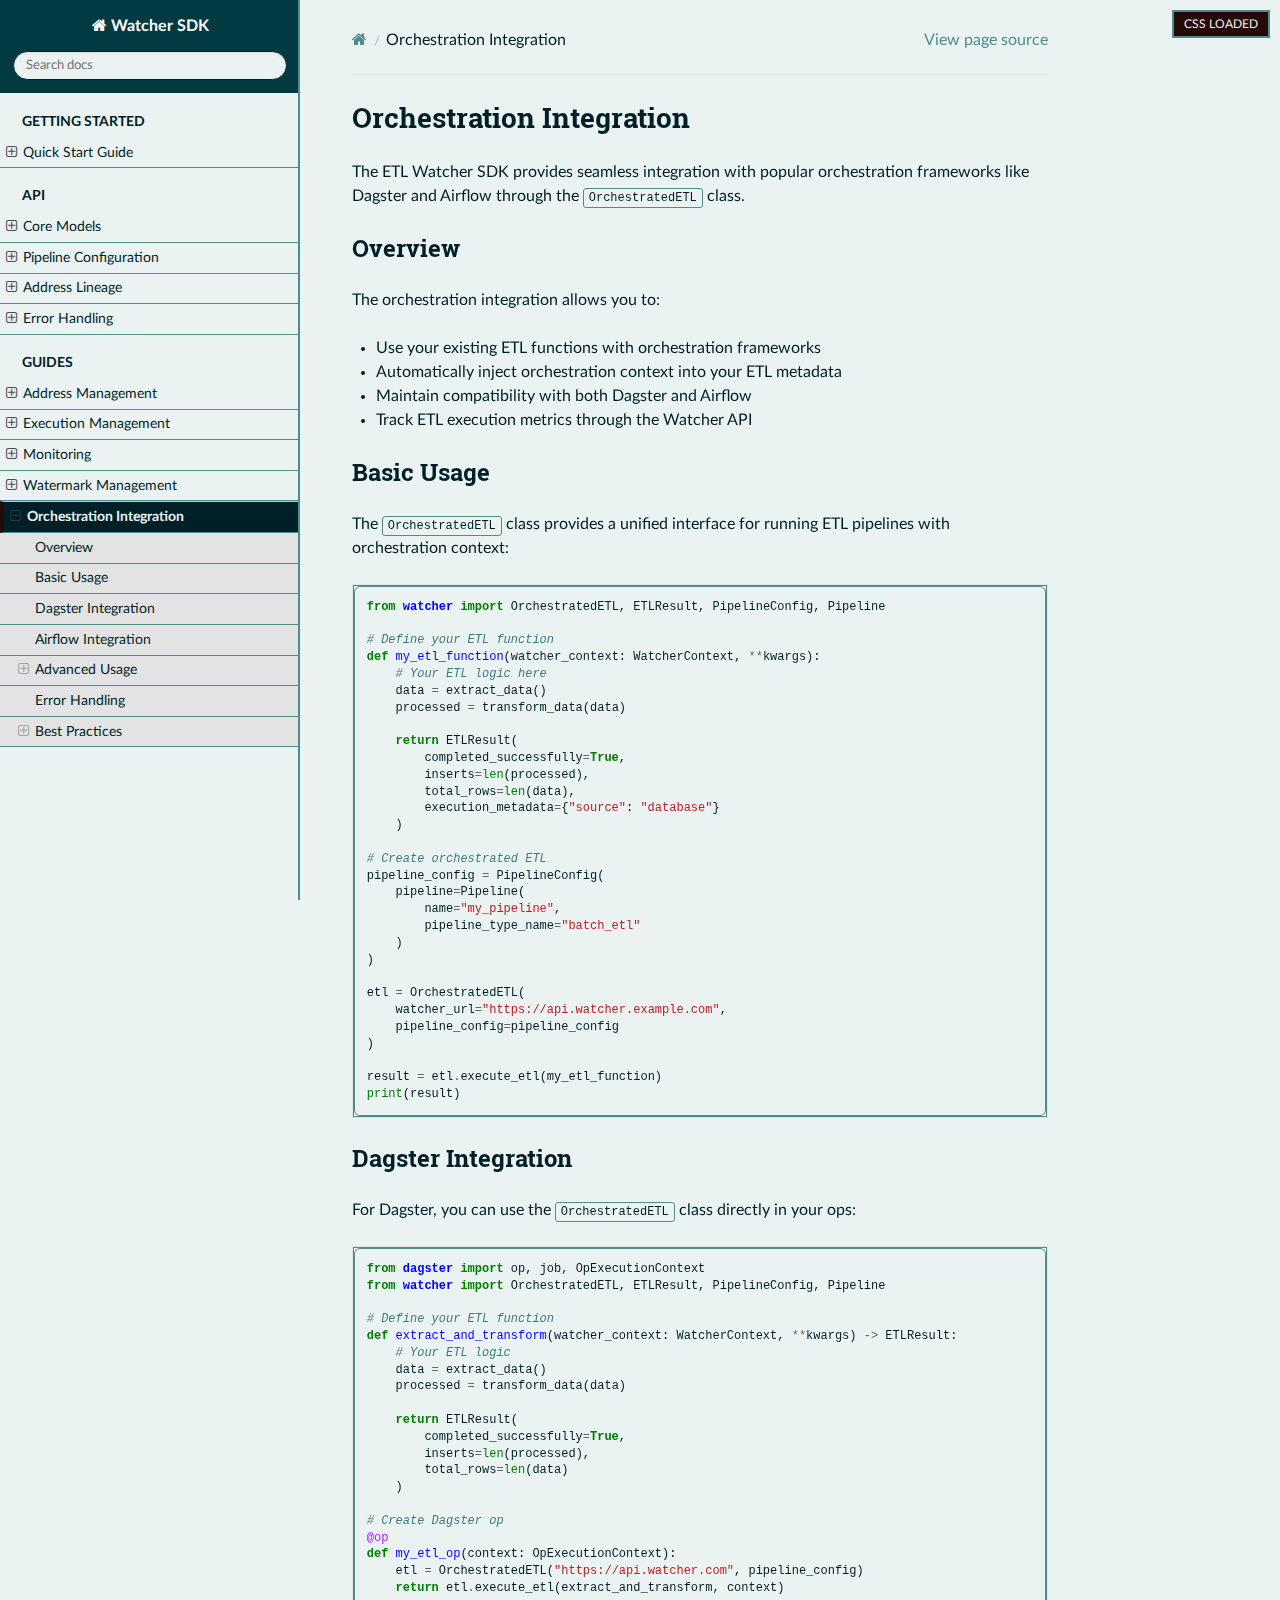
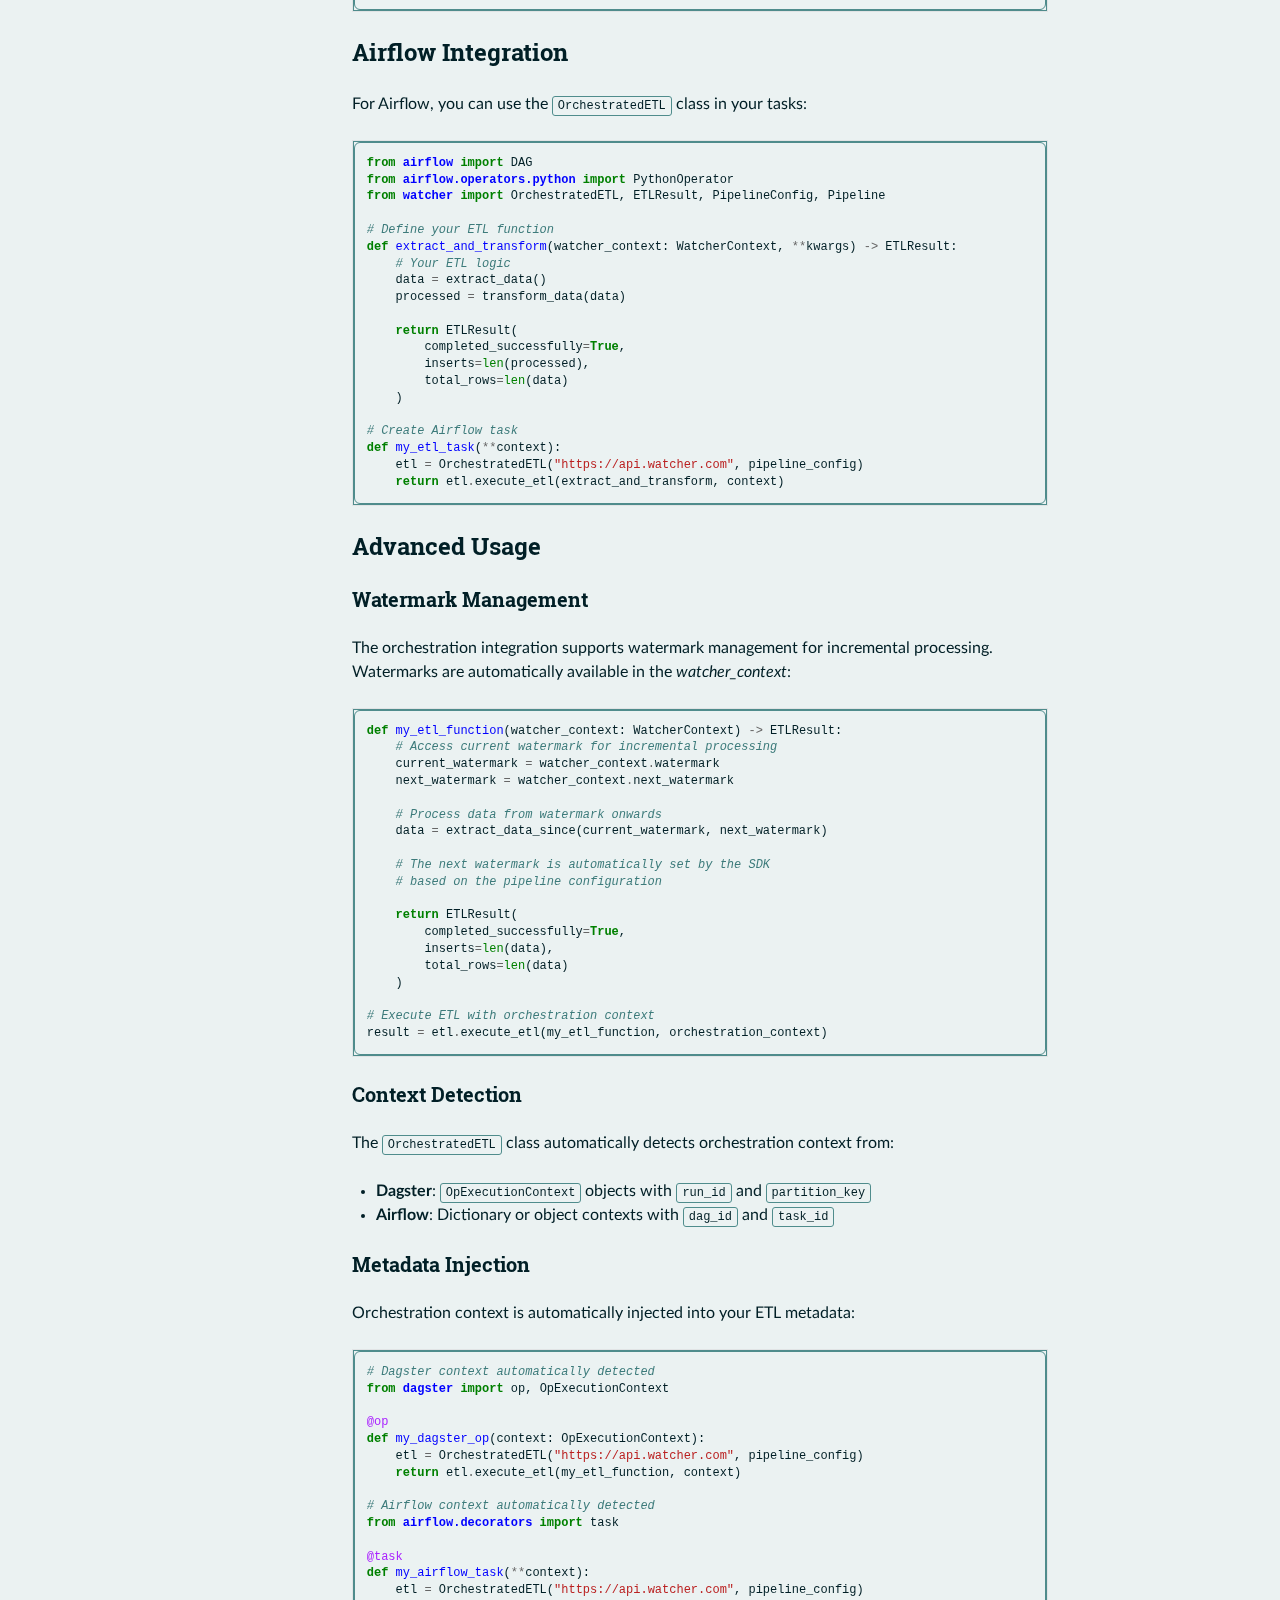
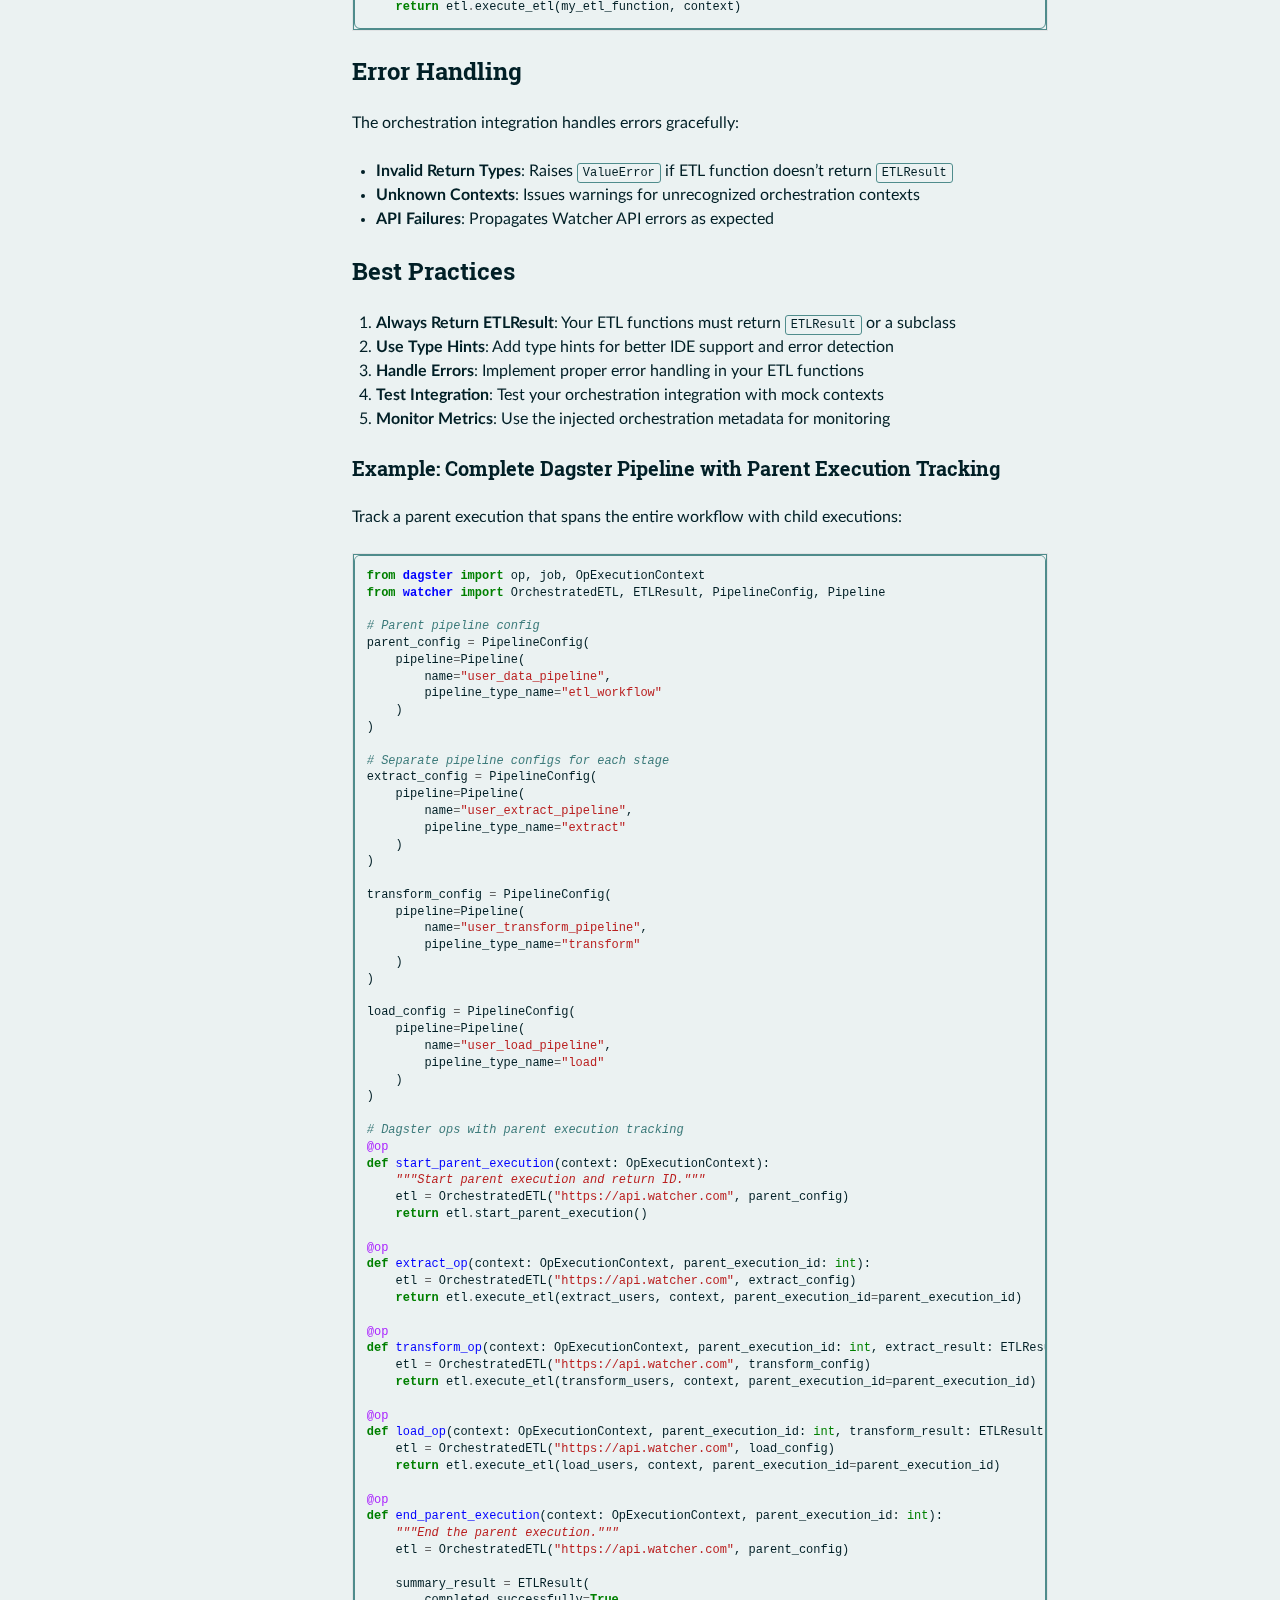
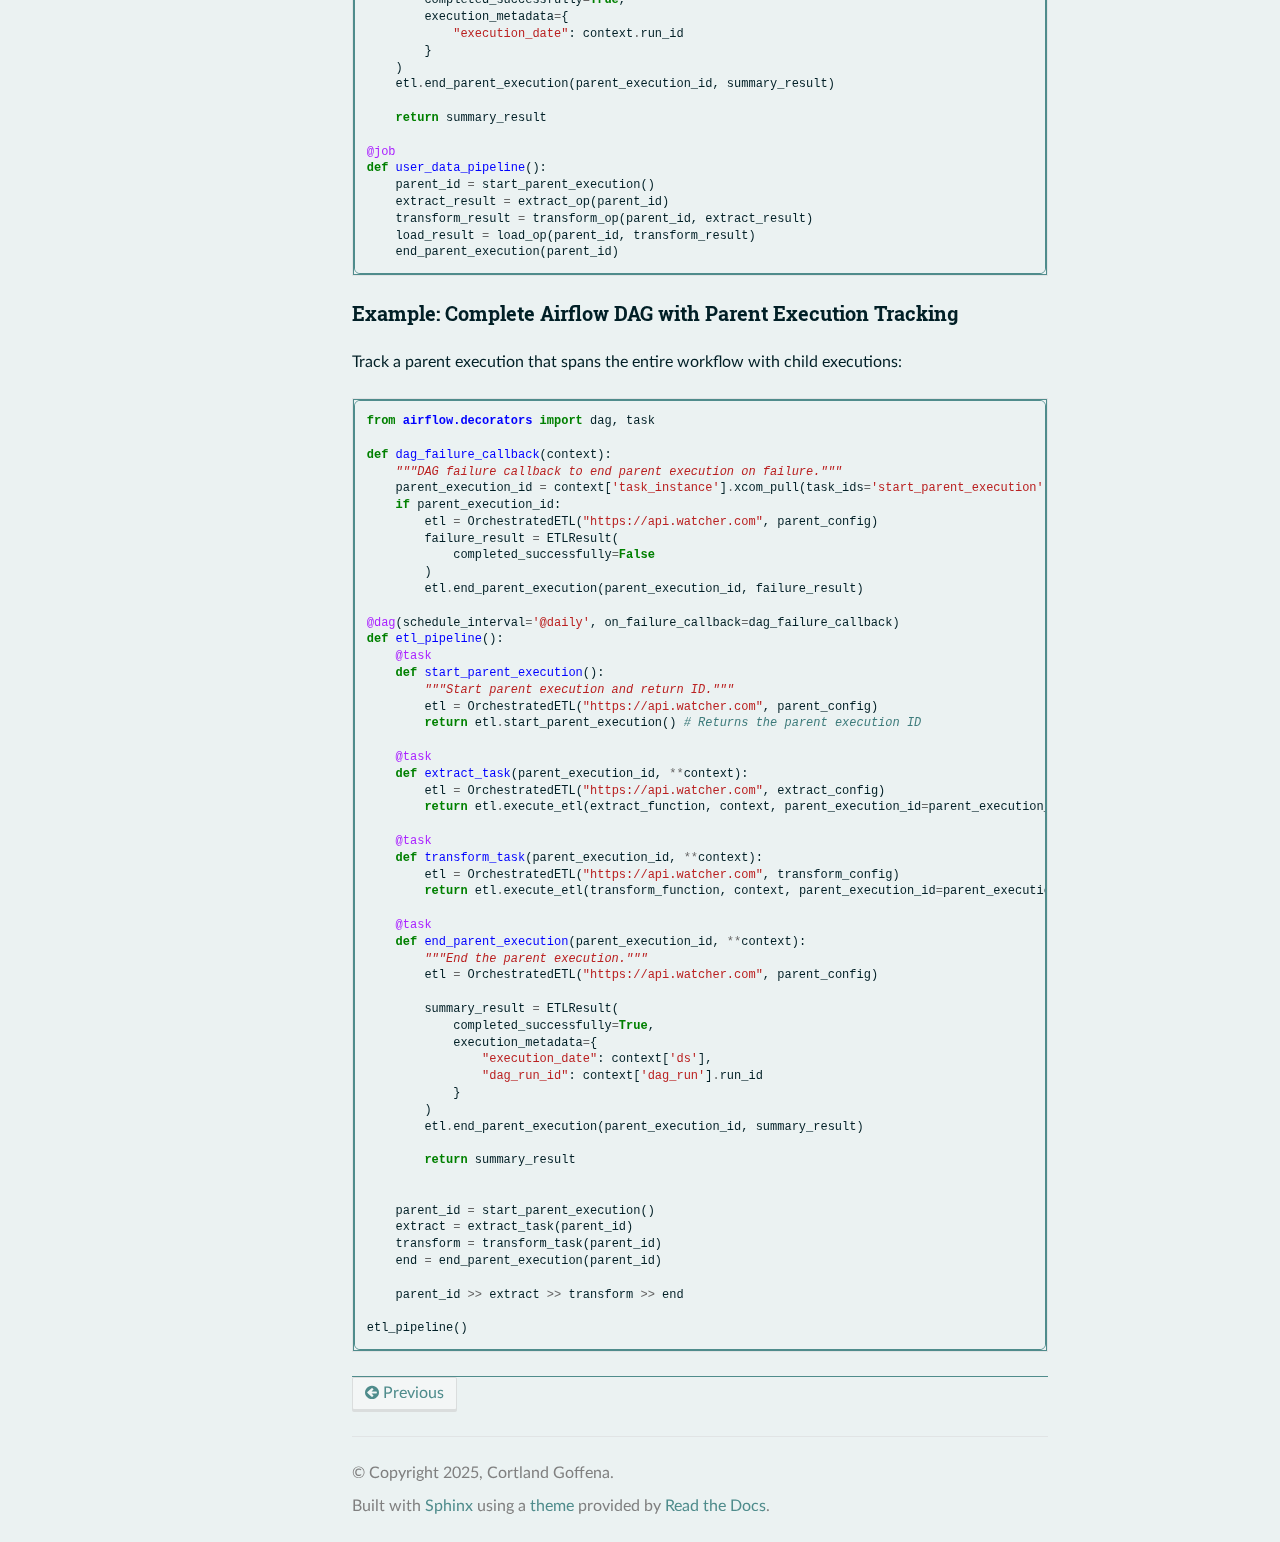
<file: docs/_build/html/guides/orchestration.html>
<!DOCTYPE html>
<html class="writer-html5" lang="en" data-content_root="../">
<head>
  <meta charset="utf-8" /><meta name="viewport" content="width=device-width, initial-scale=1" />

  <meta name="viewport" content="width=device-width, initial-scale=1.0" />
  <title>Orchestration Integration &mdash; Watcher SDK 0.1.0 documentation</title>
      <link rel="stylesheet" type="text/css" href="../_static/pygments.css?v=b86133f3" />
      <link rel="stylesheet" type="text/css" href="../_static/css/theme.css?v=e59714d7" />
      <link rel="stylesheet" type="text/css" href="../_static/css/custom.css?v=ceb11a20" />

  
      <script src="../_static/jquery.js?v=5d32c60e"></script>
      <script src="../_static/_sphinx_javascript_frameworks_compat.js?v=2cd50e6c"></script>
      <script src="../_static/documentation_options.js?v=01f34227"></script>
      <script src="../_static/doctools.js?v=9bcbadda"></script>
      <script src="../_static/sphinx_highlight.js?v=dc90522c"></script>
    <script src="../_static/js/theme.js"></script>
    <link rel="index" title="Index" href="../genindex.html" />
    <link rel="search" title="Search" href="../search.html" />
    <link rel="prev" title="Watermark Management" href="watermark_management.html" /> 
</head>

<body class="wy-body-for-nav"> 
  <div class="wy-grid-for-nav">
    <nav data-toggle="wy-nav-shift" class="wy-nav-side">
      <div class="wy-side-scroll">
        <div class="wy-side-nav-search" >

          
          
          <a href="../index.html" class="icon icon-home">
            Watcher SDK
          </a>
<div role="search">
  <form id="rtd-search-form" class="wy-form" action="../search.html" method="get">
    <input type="text" name="q" placeholder="Search docs" aria-label="Search docs" />
    <input type="hidden" name="check_keywords" value="yes" />
    <input type="hidden" name="area" value="default" />
  </form>
</div>
        </div><div class="wy-menu wy-menu-vertical" data-spy="affix" role="navigation" aria-label="Navigation menu">
              <p class="caption" role="heading"><span class="caption-text">Getting Started</span></p>
<ul>
<li class="toctree-l1"><a class="reference internal" href="../getting_started/quick_start.html">Quick Start Guide</a><ul>
<li class="toctree-l2"><a class="reference internal" href="../getting_started/quick_start.html#installation">Installation</a></li>
<li class="toctree-l2"><a class="reference internal" href="../getting_started/quick_start.html#usage">Usage</a><ul>
<li class="toctree-l3"><a class="reference internal" href="../getting_started/quick_start.html#store-pipeline-and-address-lineage-configuration">Store Pipeline and Address Lineage Configuration</a></li>
<li class="toctree-l3"><a class="reference internal" href="../getting_started/quick_start.html#sync-pipeline-and-address-lineage-configuration">Sync Pipeline and Address Lineage Configuration</a></li>
<li class="toctree-l3"><a class="reference internal" href="../getting_started/quick_start.html#track-pipeline-execution">Track Pipeline Execution</a></li>
</ul>
</li>
</ul>
</li>
</ul>
<p class="caption" role="heading"><span class="caption-text">API</span></p>
<ul>
<li class="toctree-l1"><a class="reference internal" href="../api/models.html">Core Models</a><ul>
<li class="toctree-l2"><a class="reference internal" href="../api/models.html#etlresult">ETLResult</a></li>
<li class="toctree-l2"><a class="reference internal" href="../api/models.html#watchercontext">WatcherContext</a></li>
<li class="toctree-l2"><a class="reference internal" href="../api/models.html#executionresult">ExecutionResult</a></li>
</ul>
</li>
<li class="toctree-l1"><a class="reference internal" href="../api/models.html#pipeline-configuration">Pipeline Configuration</a><ul>
<li class="toctree-l2"><a class="reference internal" href="../api/models.html#pipeline">Pipeline</a></li>
<li class="toctree-l2"><a class="reference internal" href="../api/models.html#pipelineconfig">PipelineConfig</a></li>
<li class="toctree-l2"><a class="reference internal" href="../api/models.html#syncedpipelineconfig">SyncedPipelineConfig</a></li>
</ul>
</li>
<li class="toctree-l1"><a class="reference internal" href="../api/models.html#address-lineage">Address Lineage</a><ul>
<li class="toctree-l2"><a class="reference internal" href="../api/models.html#address">Address</a></li>
<li class="toctree-l2"><a class="reference internal" href="../api/models.html#addresslineage">AddressLineage</a></li>
</ul>
</li>
<li class="toctree-l1"><a class="reference internal" href="../api/models.html#error-handling">Error Handling</a><ul>
<li class="toctree-l2"><a class="reference internal" href="../api/models.html#watcherapierror">WatcherAPIError</a></li>
<li class="toctree-l2"><a class="reference internal" href="../api/models.html#watchernetworkerror">WatcherNetworkError</a></li>
</ul>
</li>
</ul>
<p class="caption" role="heading"><span class="caption-text">Guides</span></p>
<ul class="current">
<li class="toctree-l1"><a class="reference internal" href="address_management.html">Address Management</a><ul>
<li class="toctree-l2"><a class="reference internal" href="address_management.html#address-lineage-configuration">Address Lineage Configuration</a></li>
<li class="toctree-l2"><a class="reference internal" href="address_management.html#loading-address-lineage">Loading Address Lineage</a></li>
</ul>
</li>
<li class="toctree-l1"><a class="reference internal" href="executions.html">Execution Management</a><ul>
<li class="toctree-l2"><a class="reference internal" href="executions.html#logging-executions">Logging Executions</a><ul>
<li class="toctree-l3"><a class="reference internal" href="executions.html#exception-handling">Exception Handling</a></li>
<li class="toctree-l3"><a class="reference internal" href="executions.html#example-usage">Example Usage</a></li>
</ul>
</li>
<li class="toctree-l2"><a class="reference internal" href="executions.html#custom-etl-results">Custom ETL Results</a></li>
<li class="toctree-l2"><a class="reference internal" href="executions.html#etl-results">ETL Results</a></li>
<li class="toctree-l2"><a class="reference internal" href="executions.html#execution-results">Execution Results</a></li>
<li class="toctree-l2"><a class="reference internal" href="executions.html#hierarchical-executions">Hierarchical Executions</a></li>
<li class="toctree-l2"><a class="reference internal" href="executions.html#watcher-execution-context">Watcher Execution Context</a></li>
<li class="toctree-l2"><a class="reference internal" href="executions.html#active-flag">Active Flag</a></li>
</ul>
</li>
<li class="toctree-l1"><a class="reference internal" href="monitoring.html">Monitoring</a><ul>
<li class="toctree-l2"><a class="reference internal" href="monitoring.html#trigger-timeliness-check">Trigger Timeliness Check</a></li>
<li class="toctree-l2"><a class="reference internal" href="monitoring.html#trigger-freshness-check">Trigger Freshness Check</a></li>
<li class="toctree-l2"><a class="reference internal" href="monitoring.html#trigger-celery-queue-check">Trigger Celery Queue Check</a></li>
</ul>
</li>
<li class="toctree-l1"><a class="reference internal" href="watermark_management.html">Watermark Management</a><ul>
<li class="toctree-l2"><a class="reference internal" href="watermark_management.html#incrementing-watermarks">Incrementing Watermarks</a></li>
<li class="toctree-l2"><a class="reference internal" href="watermark_management.html#accessing-watermarks">Accessing Watermarks</a></li>
<li class="toctree-l2"><a class="reference internal" href="watermark_management.html#watermark-data-type">Watermark Data Type</a></li>
</ul>
</li>
<li class="toctree-l1 current"><a class="current reference internal" href="#">Orchestration Integration</a><ul>
<li class="toctree-l2"><a class="reference internal" href="#overview">Overview</a></li>
<li class="toctree-l2"><a class="reference internal" href="#basic-usage">Basic Usage</a></li>
<li class="toctree-l2"><a class="reference internal" href="#dagster-integration">Dagster Integration</a></li>
<li class="toctree-l2"><a class="reference internal" href="#airflow-integration">Airflow Integration</a></li>
<li class="toctree-l2"><a class="reference internal" href="#advanced-usage">Advanced Usage</a><ul>
<li class="toctree-l3"><a class="reference internal" href="#watermark-management">Watermark Management</a></li>
<li class="toctree-l3"><a class="reference internal" href="#context-detection">Context Detection</a></li>
<li class="toctree-l3"><a class="reference internal" href="#metadata-injection">Metadata Injection</a></li>
</ul>
</li>
<li class="toctree-l2"><a class="reference internal" href="#error-handling">Error Handling</a></li>
<li class="toctree-l2"><a class="reference internal" href="#best-practices">Best Practices</a><ul>
<li class="toctree-l3"><a class="reference internal" href="#example-complete-dagster-pipeline-with-parent-execution-tracking">Example: Complete Dagster Pipeline with Parent Execution Tracking</a></li>
<li class="toctree-l3"><a class="reference internal" href="#example-complete-airflow-dag-with-parent-execution-tracking">Example: Complete Airflow DAG with Parent Execution Tracking</a></li>
</ul>
</li>
</ul>
</li>
</ul>

        </div>
      </div>
    </nav>

    <section data-toggle="wy-nav-shift" class="wy-nav-content-wrap"><nav class="wy-nav-top" aria-label="Mobile navigation menu" >
          <i data-toggle="wy-nav-top" class="fa fa-bars"></i>
          <a href="../index.html">Watcher SDK</a>
      </nav>

      <div class="wy-nav-content">
        <div class="rst-content">
          <div role="navigation" aria-label="Page navigation">
  <ul class="wy-breadcrumbs">
      <li><a href="../index.html" class="icon icon-home" aria-label="Home"></a></li>
      <li class="breadcrumb-item active">Orchestration Integration</li>
      <li class="wy-breadcrumbs-aside">
            <a href="../_sources/guides/orchestration.rst.txt" rel="nofollow"> View page source</a>
      </li>
  </ul>
  <hr/>
</div>
          <div role="main" class="document" itemscope="itemscope" itemtype="http://schema.org/Article">
           <div itemprop="articleBody">
             
  <section id="orchestration-integration">
<h1>Orchestration Integration<a class="headerlink" href="#orchestration-integration" title="Link to this heading"></a></h1>
<p>The ETL Watcher SDK provides seamless integration with popular orchestration frameworks like Dagster and Airflow through the <code class="docutils literal notranslate"><span class="pre">OrchestratedETL</span></code> class.</p>
<section id="overview">
<h2>Overview<a class="headerlink" href="#overview" title="Link to this heading"></a></h2>
<p>The orchestration integration allows you to:</p>
<ul class="simple">
<li><p>Use your existing ETL functions with orchestration frameworks</p></li>
<li><p>Automatically inject orchestration context into your ETL metadata</p></li>
<li><p>Maintain compatibility with both Dagster and Airflow</p></li>
<li><p>Track ETL execution metrics through the Watcher API</p></li>
</ul>
</section>
<section id="basic-usage">
<h2>Basic Usage<a class="headerlink" href="#basic-usage" title="Link to this heading"></a></h2>
<p>The <code class="docutils literal notranslate"><span class="pre">OrchestratedETL</span></code> class provides a unified interface for running ETL pipelines with orchestration context:</p>
<div class="highlight-python notranslate"><div class="highlight"><pre><span></span><span class="kn">from</span><span class="w"> </span><span class="nn">watcher</span><span class="w"> </span><span class="kn">import</span> <span class="n">OrchestratedETL</span><span class="p">,</span> <span class="n">ETLResult</span><span class="p">,</span> <span class="n">PipelineConfig</span><span class="p">,</span> <span class="n">Pipeline</span>

<span class="c1"># Define your ETL function</span>
<span class="k">def</span><span class="w"> </span><span class="nf">my_etl_function</span><span class="p">(</span><span class="n">watcher_context</span><span class="p">:</span> <span class="n">WatcherContext</span><span class="p">,</span> <span class="o">**</span><span class="n">kwargs</span><span class="p">):</span>
    <span class="c1"># Your ETL logic here</span>
    <span class="n">data</span> <span class="o">=</span> <span class="n">extract_data</span><span class="p">()</span>
    <span class="n">processed</span> <span class="o">=</span> <span class="n">transform_data</span><span class="p">(</span><span class="n">data</span><span class="p">)</span>

    <span class="k">return</span> <span class="n">ETLResult</span><span class="p">(</span>
        <span class="n">completed_successfully</span><span class="o">=</span><span class="kc">True</span><span class="p">,</span>
        <span class="n">inserts</span><span class="o">=</span><span class="nb">len</span><span class="p">(</span><span class="n">processed</span><span class="p">),</span>
        <span class="n">total_rows</span><span class="o">=</span><span class="nb">len</span><span class="p">(</span><span class="n">data</span><span class="p">),</span>
        <span class="n">execution_metadata</span><span class="o">=</span><span class="p">{</span><span class="s2">&quot;source&quot;</span><span class="p">:</span> <span class="s2">&quot;database&quot;</span><span class="p">}</span>
    <span class="p">)</span>

<span class="c1"># Create orchestrated ETL</span>
<span class="n">pipeline_config</span> <span class="o">=</span> <span class="n">PipelineConfig</span><span class="p">(</span>
    <span class="n">pipeline</span><span class="o">=</span><span class="n">Pipeline</span><span class="p">(</span>
        <span class="n">name</span><span class="o">=</span><span class="s2">&quot;my_pipeline&quot;</span><span class="p">,</span>
        <span class="n">pipeline_type_name</span><span class="o">=</span><span class="s2">&quot;batch_etl&quot;</span>
    <span class="p">)</span>
<span class="p">)</span>

<span class="n">etl</span> <span class="o">=</span> <span class="n">OrchestratedETL</span><span class="p">(</span>
    <span class="n">watcher_url</span><span class="o">=</span><span class="s2">&quot;https://api.watcher.example.com&quot;</span><span class="p">,</span>
    <span class="n">pipeline_config</span><span class="o">=</span><span class="n">pipeline_config</span>
<span class="p">)</span>

<span class="n">result</span> <span class="o">=</span> <span class="n">etl</span><span class="o">.</span><span class="n">execute_etl</span><span class="p">(</span><span class="n">my_etl_function</span><span class="p">)</span>
<span class="nb">print</span><span class="p">(</span><span class="n">result</span><span class="p">)</span>
</pre></div>
</div>
</section>
<section id="dagster-integration">
<h2>Dagster Integration<a class="headerlink" href="#dagster-integration" title="Link to this heading"></a></h2>
<p>For Dagster, you can use the <code class="docutils literal notranslate"><span class="pre">OrchestratedETL</span></code> class directly in your ops:</p>
<div class="highlight-python notranslate"><div class="highlight"><pre><span></span><span class="kn">from</span><span class="w"> </span><span class="nn">dagster</span><span class="w"> </span><span class="kn">import</span> <span class="n">op</span><span class="p">,</span> <span class="n">job</span><span class="p">,</span> <span class="n">OpExecutionContext</span>
<span class="kn">from</span><span class="w"> </span><span class="nn">watcher</span><span class="w"> </span><span class="kn">import</span> <span class="n">OrchestratedETL</span><span class="p">,</span> <span class="n">ETLResult</span><span class="p">,</span> <span class="n">PipelineConfig</span><span class="p">,</span> <span class="n">Pipeline</span>

<span class="c1"># Define your ETL function</span>
<span class="k">def</span><span class="w"> </span><span class="nf">extract_and_transform</span><span class="p">(</span><span class="n">watcher_context</span><span class="p">:</span> <span class="n">WatcherContext</span><span class="p">,</span> <span class="o">**</span><span class="n">kwargs</span><span class="p">)</span> <span class="o">-&gt;</span> <span class="n">ETLResult</span><span class="p">:</span>
    <span class="c1"># Your ETL logic</span>
    <span class="n">data</span> <span class="o">=</span> <span class="n">extract_data</span><span class="p">()</span>
    <span class="n">processed</span> <span class="o">=</span> <span class="n">transform_data</span><span class="p">(</span><span class="n">data</span><span class="p">)</span>

    <span class="k">return</span> <span class="n">ETLResult</span><span class="p">(</span>
        <span class="n">completed_successfully</span><span class="o">=</span><span class="kc">True</span><span class="p">,</span>
        <span class="n">inserts</span><span class="o">=</span><span class="nb">len</span><span class="p">(</span><span class="n">processed</span><span class="p">),</span>
        <span class="n">total_rows</span><span class="o">=</span><span class="nb">len</span><span class="p">(</span><span class="n">data</span><span class="p">)</span>
    <span class="p">)</span>

<span class="c1"># Create Dagster op</span>
<span class="nd">@op</span>
<span class="k">def</span><span class="w"> </span><span class="nf">my_etl_op</span><span class="p">(</span><span class="n">context</span><span class="p">:</span> <span class="n">OpExecutionContext</span><span class="p">):</span>
    <span class="n">etl</span> <span class="o">=</span> <span class="n">OrchestratedETL</span><span class="p">(</span><span class="s2">&quot;https://api.watcher.com&quot;</span><span class="p">,</span> <span class="n">pipeline_config</span><span class="p">)</span>
    <span class="k">return</span> <span class="n">etl</span><span class="o">.</span><span class="n">execute_etl</span><span class="p">(</span><span class="n">extract_and_transform</span><span class="p">,</span> <span class="n">context</span><span class="p">)</span>
</pre></div>
</div>
</section>
<section id="airflow-integration">
<h2>Airflow Integration<a class="headerlink" href="#airflow-integration" title="Link to this heading"></a></h2>
<p>For Airflow, you can use the <code class="docutils literal notranslate"><span class="pre">OrchestratedETL</span></code> class in your tasks:</p>
<div class="highlight-python notranslate"><div class="highlight"><pre><span></span><span class="kn">from</span><span class="w"> </span><span class="nn">airflow</span><span class="w"> </span><span class="kn">import</span> <span class="n">DAG</span>
<span class="kn">from</span><span class="w"> </span><span class="nn">airflow.operators.python</span><span class="w"> </span><span class="kn">import</span> <span class="n">PythonOperator</span>
<span class="kn">from</span><span class="w"> </span><span class="nn">watcher</span><span class="w"> </span><span class="kn">import</span> <span class="n">OrchestratedETL</span><span class="p">,</span> <span class="n">ETLResult</span><span class="p">,</span> <span class="n">PipelineConfig</span><span class="p">,</span> <span class="n">Pipeline</span>

<span class="c1"># Define your ETL function</span>
<span class="k">def</span><span class="w"> </span><span class="nf">extract_and_transform</span><span class="p">(</span><span class="n">watcher_context</span><span class="p">:</span> <span class="n">WatcherContext</span><span class="p">,</span> <span class="o">**</span><span class="n">kwargs</span><span class="p">)</span> <span class="o">-&gt;</span> <span class="n">ETLResult</span><span class="p">:</span>
    <span class="c1"># Your ETL logic</span>
    <span class="n">data</span> <span class="o">=</span> <span class="n">extract_data</span><span class="p">()</span>
    <span class="n">processed</span> <span class="o">=</span> <span class="n">transform_data</span><span class="p">(</span><span class="n">data</span><span class="p">)</span>

    <span class="k">return</span> <span class="n">ETLResult</span><span class="p">(</span>
        <span class="n">completed_successfully</span><span class="o">=</span><span class="kc">True</span><span class="p">,</span>
        <span class="n">inserts</span><span class="o">=</span><span class="nb">len</span><span class="p">(</span><span class="n">processed</span><span class="p">),</span>
        <span class="n">total_rows</span><span class="o">=</span><span class="nb">len</span><span class="p">(</span><span class="n">data</span><span class="p">)</span>
    <span class="p">)</span>

<span class="c1"># Create Airflow task</span>
<span class="k">def</span><span class="w"> </span><span class="nf">my_etl_task</span><span class="p">(</span><span class="o">**</span><span class="n">context</span><span class="p">):</span>
    <span class="n">etl</span> <span class="o">=</span> <span class="n">OrchestratedETL</span><span class="p">(</span><span class="s2">&quot;https://api.watcher.com&quot;</span><span class="p">,</span> <span class="n">pipeline_config</span><span class="p">)</span>
    <span class="k">return</span> <span class="n">etl</span><span class="o">.</span><span class="n">execute_etl</span><span class="p">(</span><span class="n">extract_and_transform</span><span class="p">,</span> <span class="n">context</span><span class="p">)</span>
</pre></div>
</div>
</section>
<section id="advanced-usage">
<h2>Advanced Usage<a class="headerlink" href="#advanced-usage" title="Link to this heading"></a></h2>
<section id="watermark-management">
<h3>Watermark Management<a class="headerlink" href="#watermark-management" title="Link to this heading"></a></h3>
<p>The orchestration integration supports watermark management for incremental processing. Watermarks are automatically available in the <cite>watcher_context</cite>:</p>
<div class="highlight-python notranslate"><div class="highlight"><pre><span></span><span class="k">def</span><span class="w"> </span><span class="nf">my_etl_function</span><span class="p">(</span><span class="n">watcher_context</span><span class="p">:</span> <span class="n">WatcherContext</span><span class="p">)</span> <span class="o">-&gt;</span> <span class="n">ETLResult</span><span class="p">:</span>
    <span class="c1"># Access current watermark for incremental processing</span>
    <span class="n">current_watermark</span> <span class="o">=</span> <span class="n">watcher_context</span><span class="o">.</span><span class="n">watermark</span>
    <span class="n">next_watermark</span> <span class="o">=</span> <span class="n">watcher_context</span><span class="o">.</span><span class="n">next_watermark</span>

    <span class="c1"># Process data from watermark onwards</span>
    <span class="n">data</span> <span class="o">=</span> <span class="n">extract_data_since</span><span class="p">(</span><span class="n">current_watermark</span><span class="p">,</span> <span class="n">next_watermark</span><span class="p">)</span>

    <span class="c1"># The next watermark is automatically set by the SDK</span>
    <span class="c1"># based on the pipeline configuration</span>

    <span class="k">return</span> <span class="n">ETLResult</span><span class="p">(</span>
        <span class="n">completed_successfully</span><span class="o">=</span><span class="kc">True</span><span class="p">,</span>
        <span class="n">inserts</span><span class="o">=</span><span class="nb">len</span><span class="p">(</span><span class="n">data</span><span class="p">),</span>
        <span class="n">total_rows</span><span class="o">=</span><span class="nb">len</span><span class="p">(</span><span class="n">data</span><span class="p">)</span>
    <span class="p">)</span>

<span class="c1"># Execute ETL with orchestration context</span>
<span class="n">result</span> <span class="o">=</span> <span class="n">etl</span><span class="o">.</span><span class="n">execute_etl</span><span class="p">(</span><span class="n">my_etl_function</span><span class="p">,</span> <span class="n">orchestration_context</span><span class="p">)</span>
</pre></div>
</div>
</section>
<section id="context-detection">
<h3>Context Detection<a class="headerlink" href="#context-detection" title="Link to this heading"></a></h3>
<p>The <code class="docutils literal notranslate"><span class="pre">OrchestratedETL</span></code> class automatically detects orchestration context from:</p>
<ul class="simple">
<li><p><strong>Dagster</strong>: <code class="docutils literal notranslate"><span class="pre">OpExecutionContext</span></code> objects with <code class="docutils literal notranslate"><span class="pre">run_id</span></code> and <code class="docutils literal notranslate"><span class="pre">partition_key</span></code></p></li>
<li><p><strong>Airflow</strong>: Dictionary or object contexts with <code class="docutils literal notranslate"><span class="pre">dag_id</span></code> and <code class="docutils literal notranslate"><span class="pre">task_id</span></code></p></li>
</ul>
</section>
<section id="metadata-injection">
<h3>Metadata Injection<a class="headerlink" href="#metadata-injection" title="Link to this heading"></a></h3>
<p>Orchestration context is automatically injected into your ETL metadata:</p>
<div class="highlight-python notranslate"><div class="highlight"><pre><span></span><span class="c1"># Dagster context automatically detected</span>
<span class="kn">from</span><span class="w"> </span><span class="nn">dagster</span><span class="w"> </span><span class="kn">import</span> <span class="n">op</span><span class="p">,</span> <span class="n">OpExecutionContext</span>

<span class="nd">@op</span>
<span class="k">def</span><span class="w"> </span><span class="nf">my_dagster_op</span><span class="p">(</span><span class="n">context</span><span class="p">:</span> <span class="n">OpExecutionContext</span><span class="p">):</span>
    <span class="n">etl</span> <span class="o">=</span> <span class="n">OrchestratedETL</span><span class="p">(</span><span class="s2">&quot;https://api.watcher.com&quot;</span><span class="p">,</span> <span class="n">pipeline_config</span><span class="p">)</span>
    <span class="k">return</span> <span class="n">etl</span><span class="o">.</span><span class="n">execute_etl</span><span class="p">(</span><span class="n">my_etl_function</span><span class="p">,</span> <span class="n">context</span><span class="p">)</span>

<span class="c1"># Airflow context automatically detected</span>
<span class="kn">from</span><span class="w"> </span><span class="nn">airflow.decorators</span><span class="w"> </span><span class="kn">import</span> <span class="n">task</span>

<span class="nd">@task</span>
<span class="k">def</span><span class="w"> </span><span class="nf">my_airflow_task</span><span class="p">(</span><span class="o">**</span><span class="n">context</span><span class="p">):</span>
    <span class="n">etl</span> <span class="o">=</span> <span class="n">OrchestratedETL</span><span class="p">(</span><span class="s2">&quot;https://api.watcher.com&quot;</span><span class="p">,</span> <span class="n">pipeline_config</span><span class="p">)</span>
    <span class="k">return</span> <span class="n">etl</span><span class="o">.</span><span class="n">execute_etl</span><span class="p">(</span><span class="n">my_etl_function</span><span class="p">,</span> <span class="n">context</span><span class="p">)</span>
</pre></div>
</div>
</section>
</section>
<section id="error-handling">
<h2>Error Handling<a class="headerlink" href="#error-handling" title="Link to this heading"></a></h2>
<p>The orchestration integration handles errors gracefully:</p>
<ul class="simple">
<li><p><strong>Invalid Return Types</strong>: Raises <code class="docutils literal notranslate"><span class="pre">ValueError</span></code> if ETL function doesn’t return <code class="docutils literal notranslate"><span class="pre">ETLResult</span></code></p></li>
<li><p><strong>Unknown Contexts</strong>: Issues warnings for unrecognized orchestration contexts</p></li>
<li><p><strong>API Failures</strong>: Propagates Watcher API errors as expected</p></li>
</ul>
</section>
<section id="best-practices">
<h2>Best Practices<a class="headerlink" href="#best-practices" title="Link to this heading"></a></h2>
<ol class="arabic simple">
<li><p><strong>Always Return ETLResult</strong>: Your ETL functions must return <code class="docutils literal notranslate"><span class="pre">ETLResult</span></code> or a subclass</p></li>
<li><p><strong>Use Type Hints</strong>: Add type hints for better IDE support and error detection</p></li>
<li><p><strong>Handle Errors</strong>: Implement proper error handling in your ETL functions</p></li>
<li><p><strong>Test Integration</strong>: Test your orchestration integration with mock contexts</p></li>
<li><p><strong>Monitor Metrics</strong>: Use the injected orchestration metadata for monitoring</p></li>
</ol>
<section id="example-complete-dagster-pipeline-with-parent-execution-tracking">
<h3>Example: Complete Dagster Pipeline with Parent Execution Tracking<a class="headerlink" href="#example-complete-dagster-pipeline-with-parent-execution-tracking" title="Link to this heading"></a></h3>
<p>Track a parent execution that spans the entire workflow with child executions:</p>
<div class="highlight-python notranslate"><div class="highlight"><pre><span></span><span class="kn">from</span><span class="w"> </span><span class="nn">dagster</span><span class="w"> </span><span class="kn">import</span> <span class="n">op</span><span class="p">,</span> <span class="n">job</span><span class="p">,</span> <span class="n">OpExecutionContext</span>
<span class="kn">from</span><span class="w"> </span><span class="nn">watcher</span><span class="w"> </span><span class="kn">import</span> <span class="n">OrchestratedETL</span><span class="p">,</span> <span class="n">ETLResult</span><span class="p">,</span> <span class="n">PipelineConfig</span><span class="p">,</span> <span class="n">Pipeline</span>

<span class="c1"># Parent pipeline config</span>
<span class="n">parent_config</span> <span class="o">=</span> <span class="n">PipelineConfig</span><span class="p">(</span>
    <span class="n">pipeline</span><span class="o">=</span><span class="n">Pipeline</span><span class="p">(</span>
        <span class="n">name</span><span class="o">=</span><span class="s2">&quot;user_data_pipeline&quot;</span><span class="p">,</span>
        <span class="n">pipeline_type_name</span><span class="o">=</span><span class="s2">&quot;etl_workflow&quot;</span>
    <span class="p">)</span>
<span class="p">)</span>

<span class="c1"># Separate pipeline configs for each stage</span>
<span class="n">extract_config</span> <span class="o">=</span> <span class="n">PipelineConfig</span><span class="p">(</span>
    <span class="n">pipeline</span><span class="o">=</span><span class="n">Pipeline</span><span class="p">(</span>
        <span class="n">name</span><span class="o">=</span><span class="s2">&quot;user_extract_pipeline&quot;</span><span class="p">,</span>
        <span class="n">pipeline_type_name</span><span class="o">=</span><span class="s2">&quot;extract&quot;</span>
    <span class="p">)</span>
<span class="p">)</span>

<span class="n">transform_config</span> <span class="o">=</span> <span class="n">PipelineConfig</span><span class="p">(</span>
    <span class="n">pipeline</span><span class="o">=</span><span class="n">Pipeline</span><span class="p">(</span>
        <span class="n">name</span><span class="o">=</span><span class="s2">&quot;user_transform_pipeline&quot;</span><span class="p">,</span>
        <span class="n">pipeline_type_name</span><span class="o">=</span><span class="s2">&quot;transform&quot;</span>
    <span class="p">)</span>
<span class="p">)</span>

<span class="n">load_config</span> <span class="o">=</span> <span class="n">PipelineConfig</span><span class="p">(</span>
    <span class="n">pipeline</span><span class="o">=</span><span class="n">Pipeline</span><span class="p">(</span>
        <span class="n">name</span><span class="o">=</span><span class="s2">&quot;user_load_pipeline&quot;</span><span class="p">,</span>
        <span class="n">pipeline_type_name</span><span class="o">=</span><span class="s2">&quot;load&quot;</span>
    <span class="p">)</span>
<span class="p">)</span>

<span class="c1"># Dagster ops with parent execution tracking</span>
<span class="nd">@op</span>
<span class="k">def</span><span class="w"> </span><span class="nf">start_parent_execution</span><span class="p">(</span><span class="n">context</span><span class="p">:</span> <span class="n">OpExecutionContext</span><span class="p">):</span>
<span class="w">    </span><span class="sd">&quot;&quot;&quot;Start parent execution and return ID.&quot;&quot;&quot;</span>
    <span class="n">etl</span> <span class="o">=</span> <span class="n">OrchestratedETL</span><span class="p">(</span><span class="s2">&quot;https://api.watcher.com&quot;</span><span class="p">,</span> <span class="n">parent_config</span><span class="p">)</span>
    <span class="k">return</span> <span class="n">etl</span><span class="o">.</span><span class="n">start_parent_execution</span><span class="p">()</span>

<span class="nd">@op</span>
<span class="k">def</span><span class="w"> </span><span class="nf">extract_op</span><span class="p">(</span><span class="n">context</span><span class="p">:</span> <span class="n">OpExecutionContext</span><span class="p">,</span> <span class="n">parent_execution_id</span><span class="p">:</span> <span class="nb">int</span><span class="p">):</span>
    <span class="n">etl</span> <span class="o">=</span> <span class="n">OrchestratedETL</span><span class="p">(</span><span class="s2">&quot;https://api.watcher.com&quot;</span><span class="p">,</span> <span class="n">extract_config</span><span class="p">)</span>
    <span class="k">return</span> <span class="n">etl</span><span class="o">.</span><span class="n">execute_etl</span><span class="p">(</span><span class="n">extract_users</span><span class="p">,</span> <span class="n">context</span><span class="p">,</span> <span class="n">parent_execution_id</span><span class="o">=</span><span class="n">parent_execution_id</span><span class="p">)</span>

<span class="nd">@op</span>
<span class="k">def</span><span class="w"> </span><span class="nf">transform_op</span><span class="p">(</span><span class="n">context</span><span class="p">:</span> <span class="n">OpExecutionContext</span><span class="p">,</span> <span class="n">parent_execution_id</span><span class="p">:</span> <span class="nb">int</span><span class="p">,</span> <span class="n">extract_result</span><span class="p">:</span> <span class="n">ETLResult</span><span class="p">):</span>
    <span class="n">etl</span> <span class="o">=</span> <span class="n">OrchestratedETL</span><span class="p">(</span><span class="s2">&quot;https://api.watcher.com&quot;</span><span class="p">,</span> <span class="n">transform_config</span><span class="p">)</span>
    <span class="k">return</span> <span class="n">etl</span><span class="o">.</span><span class="n">execute_etl</span><span class="p">(</span><span class="n">transform_users</span><span class="p">,</span> <span class="n">context</span><span class="p">,</span> <span class="n">parent_execution_id</span><span class="o">=</span><span class="n">parent_execution_id</span><span class="p">)</span>

<span class="nd">@op</span>
<span class="k">def</span><span class="w"> </span><span class="nf">load_op</span><span class="p">(</span><span class="n">context</span><span class="p">:</span> <span class="n">OpExecutionContext</span><span class="p">,</span> <span class="n">parent_execution_id</span><span class="p">:</span> <span class="nb">int</span><span class="p">,</span> <span class="n">transform_result</span><span class="p">:</span> <span class="n">ETLResult</span><span class="p">):</span>
    <span class="n">etl</span> <span class="o">=</span> <span class="n">OrchestratedETL</span><span class="p">(</span><span class="s2">&quot;https://api.watcher.com&quot;</span><span class="p">,</span> <span class="n">load_config</span><span class="p">)</span>
    <span class="k">return</span> <span class="n">etl</span><span class="o">.</span><span class="n">execute_etl</span><span class="p">(</span><span class="n">load_users</span><span class="p">,</span> <span class="n">context</span><span class="p">,</span> <span class="n">parent_execution_id</span><span class="o">=</span><span class="n">parent_execution_id</span><span class="p">)</span>

<span class="nd">@op</span>
<span class="k">def</span><span class="w"> </span><span class="nf">end_parent_execution</span><span class="p">(</span><span class="n">context</span><span class="p">:</span> <span class="n">OpExecutionContext</span><span class="p">,</span> <span class="n">parent_execution_id</span><span class="p">:</span> <span class="nb">int</span><span class="p">):</span>
<span class="w">    </span><span class="sd">&quot;&quot;&quot;End the parent execution.&quot;&quot;&quot;</span>
    <span class="n">etl</span> <span class="o">=</span> <span class="n">OrchestratedETL</span><span class="p">(</span><span class="s2">&quot;https://api.watcher.com&quot;</span><span class="p">,</span> <span class="n">parent_config</span><span class="p">)</span>

    <span class="n">summary_result</span> <span class="o">=</span> <span class="n">ETLResult</span><span class="p">(</span>
        <span class="n">completed_successfully</span><span class="o">=</span><span class="kc">True</span><span class="p">,</span>
        <span class="n">execution_metadata</span><span class="o">=</span><span class="p">{</span>
            <span class="s2">&quot;execution_date&quot;</span><span class="p">:</span> <span class="n">context</span><span class="o">.</span><span class="n">run_id</span>
        <span class="p">}</span>
    <span class="p">)</span>
    <span class="n">etl</span><span class="o">.</span><span class="n">end_parent_execution</span><span class="p">(</span><span class="n">parent_execution_id</span><span class="p">,</span> <span class="n">summary_result</span><span class="p">)</span>

    <span class="k">return</span> <span class="n">summary_result</span>

<span class="nd">@job</span>
<span class="k">def</span><span class="w"> </span><span class="nf">user_data_pipeline</span><span class="p">():</span>
    <span class="n">parent_id</span> <span class="o">=</span> <span class="n">start_parent_execution</span><span class="p">()</span>
    <span class="n">extract_result</span> <span class="o">=</span> <span class="n">extract_op</span><span class="p">(</span><span class="n">parent_id</span><span class="p">)</span>
    <span class="n">transform_result</span> <span class="o">=</span> <span class="n">transform_op</span><span class="p">(</span><span class="n">parent_id</span><span class="p">,</span> <span class="n">extract_result</span><span class="p">)</span>
    <span class="n">load_result</span> <span class="o">=</span> <span class="n">load_op</span><span class="p">(</span><span class="n">parent_id</span><span class="p">,</span> <span class="n">transform_result</span><span class="p">)</span>
    <span class="n">end_parent_execution</span><span class="p">(</span><span class="n">parent_id</span><span class="p">)</span>
</pre></div>
</div>
</section>
<section id="example-complete-airflow-dag-with-parent-execution-tracking">
<h3>Example: Complete Airflow DAG with Parent Execution Tracking<a class="headerlink" href="#example-complete-airflow-dag-with-parent-execution-tracking" title="Link to this heading"></a></h3>
<p>Track a parent execution that spans the entire workflow with child executions:</p>
<div class="highlight-python notranslate"><div class="highlight"><pre><span></span><span class="kn">from</span><span class="w"> </span><span class="nn">airflow.decorators</span><span class="w"> </span><span class="kn">import</span> <span class="n">dag</span><span class="p">,</span> <span class="n">task</span>

<span class="k">def</span><span class="w"> </span><span class="nf">dag_failure_callback</span><span class="p">(</span><span class="n">context</span><span class="p">):</span>
<span class="w">    </span><span class="sd">&quot;&quot;&quot;DAG failure callback to end parent execution on failure.&quot;&quot;&quot;</span>
    <span class="n">parent_execution_id</span> <span class="o">=</span> <span class="n">context</span><span class="p">[</span><span class="s1">&#39;task_instance&#39;</span><span class="p">]</span><span class="o">.</span><span class="n">xcom_pull</span><span class="p">(</span><span class="n">task_ids</span><span class="o">=</span><span class="s1">&#39;start_parent_execution&#39;</span><span class="p">)</span>
    <span class="k">if</span> <span class="n">parent_execution_id</span><span class="p">:</span>
        <span class="n">etl</span> <span class="o">=</span> <span class="n">OrchestratedETL</span><span class="p">(</span><span class="s2">&quot;https://api.watcher.com&quot;</span><span class="p">,</span> <span class="n">parent_config</span><span class="p">)</span>
        <span class="n">failure_result</span> <span class="o">=</span> <span class="n">ETLResult</span><span class="p">(</span>
            <span class="n">completed_successfully</span><span class="o">=</span><span class="kc">False</span>
        <span class="p">)</span>
        <span class="n">etl</span><span class="o">.</span><span class="n">end_parent_execution</span><span class="p">(</span><span class="n">parent_execution_id</span><span class="p">,</span> <span class="n">failure_result</span><span class="p">)</span>

<span class="nd">@dag</span><span class="p">(</span><span class="n">schedule_interval</span><span class="o">=</span><span class="s1">&#39;@daily&#39;</span><span class="p">,</span> <span class="n">on_failure_callback</span><span class="o">=</span><span class="n">dag_failure_callback</span><span class="p">)</span>
<span class="k">def</span><span class="w"> </span><span class="nf">etl_pipeline</span><span class="p">():</span>
    <span class="nd">@task</span>
    <span class="k">def</span><span class="w"> </span><span class="nf">start_parent_execution</span><span class="p">():</span>
<span class="w">        </span><span class="sd">&quot;&quot;&quot;Start parent execution and return ID.&quot;&quot;&quot;</span>
        <span class="n">etl</span> <span class="o">=</span> <span class="n">OrchestratedETL</span><span class="p">(</span><span class="s2">&quot;https://api.watcher.com&quot;</span><span class="p">,</span> <span class="n">parent_config</span><span class="p">)</span>
        <span class="k">return</span> <span class="n">etl</span><span class="o">.</span><span class="n">start_parent_execution</span><span class="p">()</span> <span class="c1"># Returns the parent execution ID</span>

    <span class="nd">@task</span>
    <span class="k">def</span><span class="w"> </span><span class="nf">extract_task</span><span class="p">(</span><span class="n">parent_execution_id</span><span class="p">,</span> <span class="o">**</span><span class="n">context</span><span class="p">):</span>
        <span class="n">etl</span> <span class="o">=</span> <span class="n">OrchestratedETL</span><span class="p">(</span><span class="s2">&quot;https://api.watcher.com&quot;</span><span class="p">,</span> <span class="n">extract_config</span><span class="p">)</span>
        <span class="k">return</span> <span class="n">etl</span><span class="o">.</span><span class="n">execute_etl</span><span class="p">(</span><span class="n">extract_function</span><span class="p">,</span> <span class="n">context</span><span class="p">,</span> <span class="n">parent_execution_id</span><span class="o">=</span><span class="n">parent_execution_id</span><span class="p">)</span>

    <span class="nd">@task</span>
    <span class="k">def</span><span class="w"> </span><span class="nf">transform_task</span><span class="p">(</span><span class="n">parent_execution_id</span><span class="p">,</span> <span class="o">**</span><span class="n">context</span><span class="p">):</span>
        <span class="n">etl</span> <span class="o">=</span> <span class="n">OrchestratedETL</span><span class="p">(</span><span class="s2">&quot;https://api.watcher.com&quot;</span><span class="p">,</span> <span class="n">transform_config</span><span class="p">)</span>
        <span class="k">return</span> <span class="n">etl</span><span class="o">.</span><span class="n">execute_etl</span><span class="p">(</span><span class="n">transform_function</span><span class="p">,</span> <span class="n">context</span><span class="p">,</span> <span class="n">parent_execution_id</span><span class="o">=</span><span class="n">parent_execution_id</span><span class="p">)</span>

    <span class="nd">@task</span>
    <span class="k">def</span><span class="w"> </span><span class="nf">end_parent_execution</span><span class="p">(</span><span class="n">parent_execution_id</span><span class="p">,</span> <span class="o">**</span><span class="n">context</span><span class="p">):</span>
<span class="w">        </span><span class="sd">&quot;&quot;&quot;End the parent execution.&quot;&quot;&quot;</span>
        <span class="n">etl</span> <span class="o">=</span> <span class="n">OrchestratedETL</span><span class="p">(</span><span class="s2">&quot;https://api.watcher.com&quot;</span><span class="p">,</span> <span class="n">parent_config</span><span class="p">)</span>

        <span class="n">summary_result</span> <span class="o">=</span> <span class="n">ETLResult</span><span class="p">(</span>
            <span class="n">completed_successfully</span><span class="o">=</span><span class="kc">True</span><span class="p">,</span>
            <span class="n">execution_metadata</span><span class="o">=</span><span class="p">{</span>
                <span class="s2">&quot;execution_date&quot;</span><span class="p">:</span> <span class="n">context</span><span class="p">[</span><span class="s1">&#39;ds&#39;</span><span class="p">],</span>
                <span class="s2">&quot;dag_run_id&quot;</span><span class="p">:</span> <span class="n">context</span><span class="p">[</span><span class="s1">&#39;dag_run&#39;</span><span class="p">]</span><span class="o">.</span><span class="n">run_id</span>
            <span class="p">}</span>
        <span class="p">)</span>
        <span class="n">etl</span><span class="o">.</span><span class="n">end_parent_execution</span><span class="p">(</span><span class="n">parent_execution_id</span><span class="p">,</span> <span class="n">summary_result</span><span class="p">)</span>

        <span class="k">return</span> <span class="n">summary_result</span>


    <span class="n">parent_id</span> <span class="o">=</span> <span class="n">start_parent_execution</span><span class="p">()</span>
    <span class="n">extract</span> <span class="o">=</span> <span class="n">extract_task</span><span class="p">(</span><span class="n">parent_id</span><span class="p">)</span>
    <span class="n">transform</span> <span class="o">=</span> <span class="n">transform_task</span><span class="p">(</span><span class="n">parent_id</span><span class="p">)</span>
    <span class="n">end</span> <span class="o">=</span> <span class="n">end_parent_execution</span><span class="p">(</span><span class="n">parent_id</span><span class="p">)</span>

    <span class="n">parent_id</span> <span class="o">&gt;&gt;</span> <span class="n">extract</span> <span class="o">&gt;&gt;</span> <span class="n">transform</span> <span class="o">&gt;&gt;</span> <span class="n">end</span>

<span class="n">etl_pipeline</span><span class="p">()</span>
</pre></div>
</div>
</section>
</section>
</section>


           </div>
          </div>
          <footer><div class="rst-footer-buttons" role="navigation" aria-label="Footer">
        <a href="watermark_management.html" class="btn btn-neutral float-left" title="Watermark Management" accesskey="p" rel="prev"><span class="fa fa-arrow-circle-left" aria-hidden="true"></span> Previous</a>
    </div>

  <hr/>

  <div role="contentinfo">
    <p>&#169; Copyright 2025, Cortland Goffena.</p>
  </div>

  Built with <a href="https://www.sphinx-doc.org/">Sphinx</a> using a
    <a href="https://github.com/readthedocs/sphinx_rtd_theme">theme</a>
    provided by <a href="https://readthedocs.org">Read the Docs</a>.
   

</footer>
        </div>
      </div>
    </section>
  </div>
  <script>
      jQuery(function () {
          SphinxRtdTheme.Navigation.enable(true);
      });
  </script> 

</body>
</html>
</file>
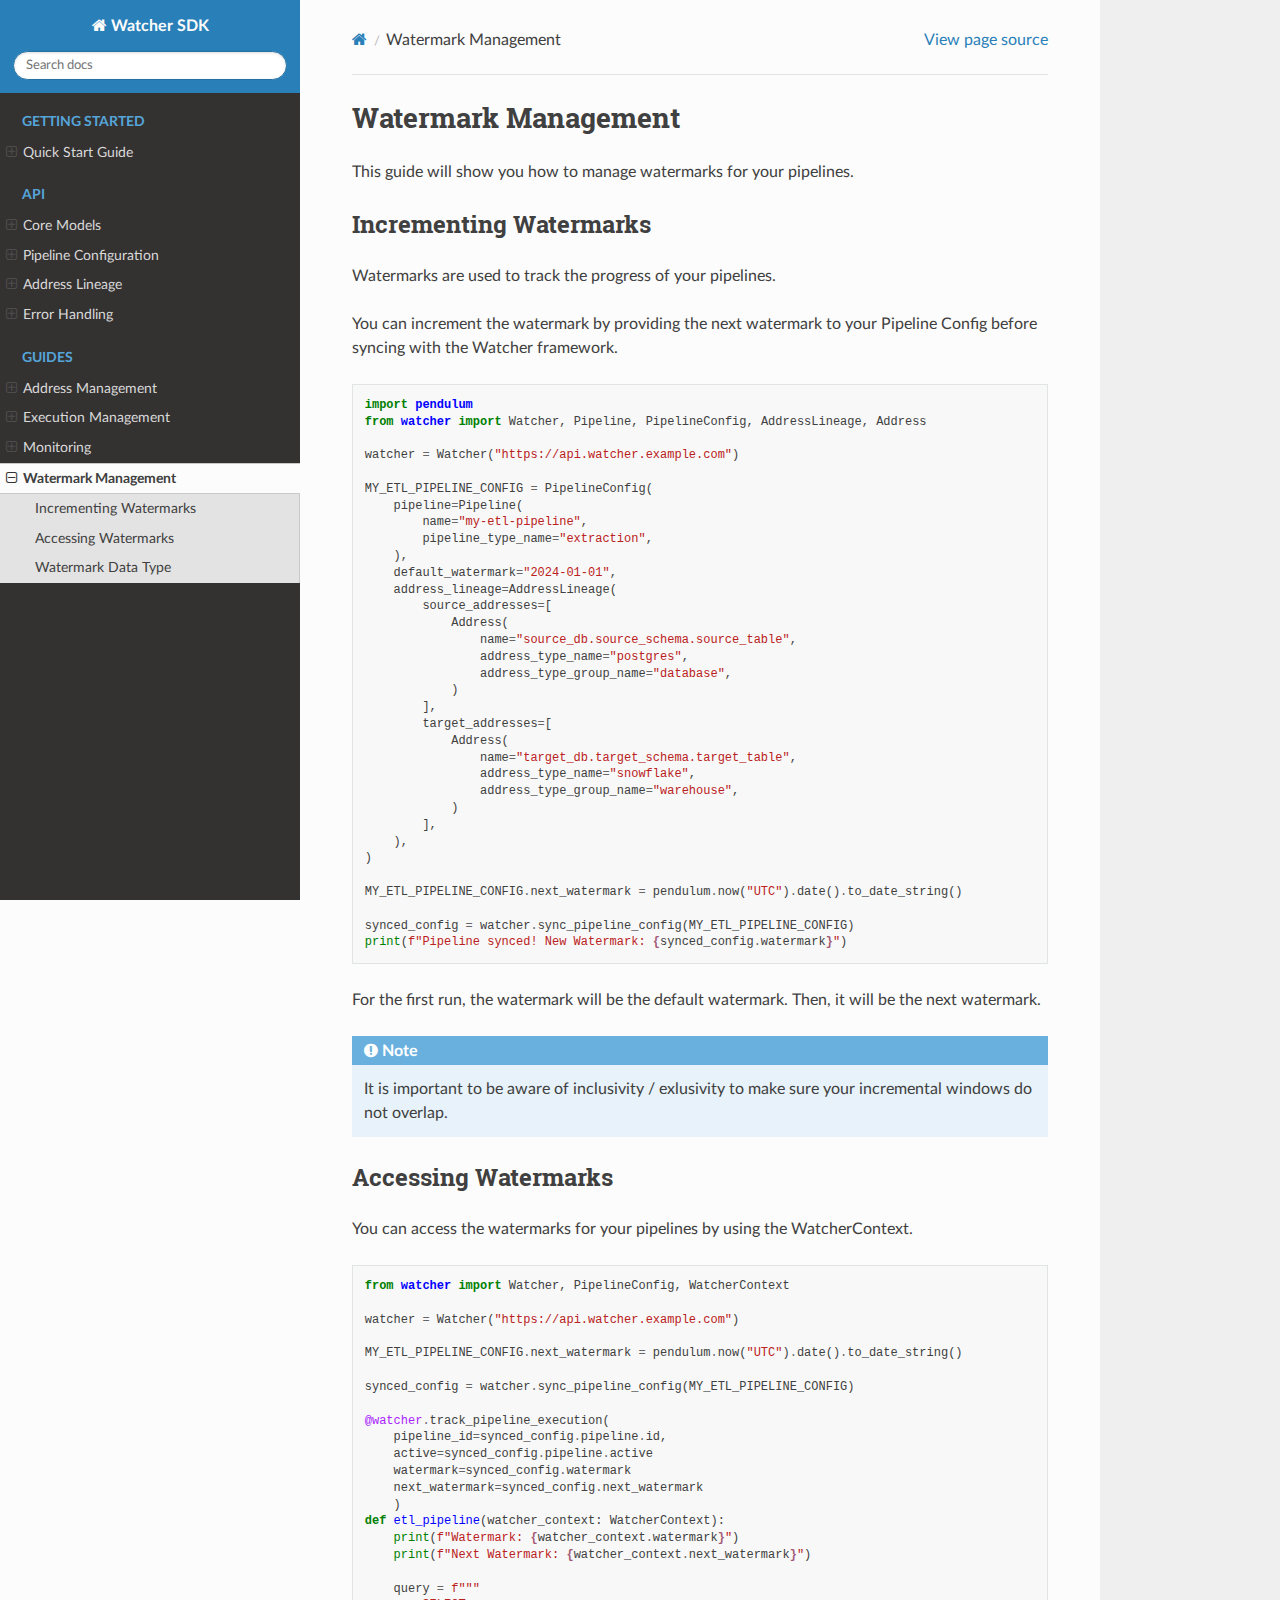
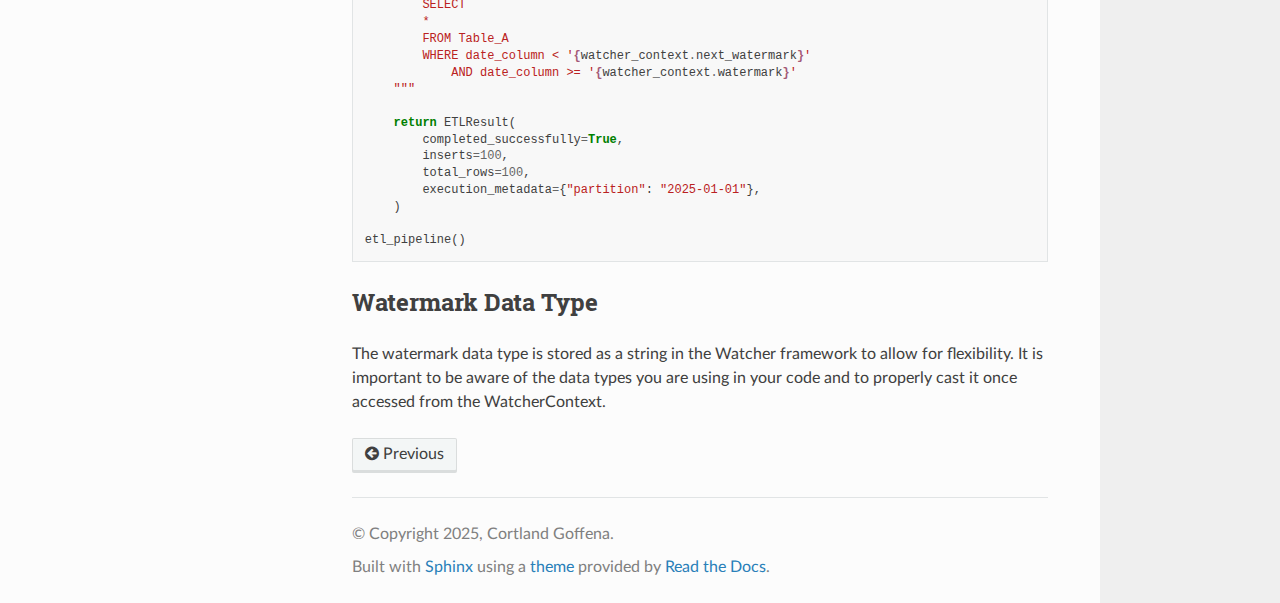
<file: docs/_build/html/guides/watermark_management.html>
<!DOCTYPE html>
<html class="writer-html5" lang="en" data-content_root="../">
<head>
  <meta charset="utf-8" /><meta name="viewport" content="width=device-width, initial-scale=1" />

  <meta name="viewport" content="width=device-width, initial-scale=1.0" />
  <title>Watermark Management &mdash; Watcher SDK 0.1.0 documentation</title>
      <link rel="stylesheet" type="text/css" href="../_static/pygments.css?v=b86133f3" />
      <link rel="stylesheet" type="text/css" href="../_static/css/theme.css?v=e59714d7" />

  
      <script src="../_static/jquery.js?v=5d32c60e"></script>
      <script src="../_static/_sphinx_javascript_frameworks_compat.js?v=2cd50e6c"></script>
      <script src="../_static/documentation_options.js?v=01f34227"></script>
      <script src="../_static/doctools.js?v=9bcbadda"></script>
      <script src="../_static/sphinx_highlight.js?v=dc90522c"></script>
    <script src="../_static/js/theme.js"></script>
    <link rel="index" title="Index" href="../genindex.html" />
    <link rel="search" title="Search" href="../search.html" />
    <link rel="prev" title="Monitoring" href="monitoring.html" /> 
</head>

<body class="wy-body-for-nav"> 
  <div class="wy-grid-for-nav">
    <nav data-toggle="wy-nav-shift" class="wy-nav-side">
      <div class="wy-side-scroll">
        <div class="wy-side-nav-search" >

          
          
          <a href="../index.html" class="icon icon-home">
            Watcher SDK
          </a>
<div role="search">
  <form id="rtd-search-form" class="wy-form" action="../search.html" method="get">
    <input type="text" name="q" placeholder="Search docs" aria-label="Search docs" />
    <input type="hidden" name="check_keywords" value="yes" />
    <input type="hidden" name="area" value="default" />
  </form>
</div>
        </div><div class="wy-menu wy-menu-vertical" data-spy="affix" role="navigation" aria-label="Navigation menu">
              <p class="caption" role="heading"><span class="caption-text">Getting Started</span></p>
<ul>
<li class="toctree-l1"><a class="reference internal" href="../getting_started/quick_start.html">Quick Start Guide</a><ul>
<li class="toctree-l2"><a class="reference internal" href="../getting_started/quick_start.html#installation">Installation</a></li>
<li class="toctree-l2"><a class="reference internal" href="../getting_started/quick_start.html#usage">Usage</a><ul>
<li class="toctree-l3"><a class="reference internal" href="../getting_started/quick_start.html#store-pipeline-and-address-lineage-configuration">Store Pipeline and Address Lineage Configuration</a></li>
<li class="toctree-l3"><a class="reference internal" href="../getting_started/quick_start.html#sync-pipeline-and-address-lineage-configuration">Sync Pipeline and Address Lineage Configuration</a></li>
<li class="toctree-l3"><a class="reference internal" href="../getting_started/quick_start.html#track-pipeline-execution">Track Pipeline Execution</a></li>
</ul>
</li>
</ul>
</li>
</ul>
<p class="caption" role="heading"><span class="caption-text">API</span></p>
<ul>
<li class="toctree-l1"><a class="reference internal" href="../api/models.html">Core Models</a><ul>
<li class="toctree-l2"><a class="reference internal" href="../api/models.html#etlresult">ETLResult</a></li>
<li class="toctree-l2"><a class="reference internal" href="../api/models.html#watchercontext">WatcherContext</a></li>
<li class="toctree-l2"><a class="reference internal" href="../api/models.html#executionresult">ExecutionResult</a></li>
</ul>
</li>
<li class="toctree-l1"><a class="reference internal" href="../api/models.html#pipeline-configuration">Pipeline Configuration</a><ul>
<li class="toctree-l2"><a class="reference internal" href="../api/models.html#pipeline">Pipeline</a></li>
<li class="toctree-l2"><a class="reference internal" href="../api/models.html#pipelineconfig">PipelineConfig</a></li>
<li class="toctree-l2"><a class="reference internal" href="../api/models.html#syncedpipelineconfig">SyncedPipelineConfig</a></li>
</ul>
</li>
<li class="toctree-l1"><a class="reference internal" href="../api/models.html#address-lineage">Address Lineage</a><ul>
<li class="toctree-l2"><a class="reference internal" href="../api/models.html#address">Address</a></li>
<li class="toctree-l2"><a class="reference internal" href="../api/models.html#addresslineage">AddressLineage</a></li>
</ul>
</li>
<li class="toctree-l1"><a class="reference internal" href="../api/models.html#error-handling">Error Handling</a><ul>
<li class="toctree-l2"><a class="reference internal" href="../api/models.html#watcherapierror">WatcherAPIError</a></li>
<li class="toctree-l2"><a class="reference internal" href="../api/models.html#watchernetworkerror">WatcherNetworkError</a></li>
</ul>
</li>
</ul>
<p class="caption" role="heading"><span class="caption-text">Guides</span></p>
<ul class="current">
<li class="toctree-l1"><a class="reference internal" href="address_management.html">Address Management</a><ul>
<li class="toctree-l2"><a class="reference internal" href="address_management.html#address-lineage-configuration">Address Lineage Configuration</a></li>
<li class="toctree-l2"><a class="reference internal" href="address_management.html#loading-address-lineage">Loading Address Lineage</a></li>
</ul>
</li>
<li class="toctree-l1"><a class="reference internal" href="executions.html">Execution Management</a><ul>
<li class="toctree-l2"><a class="reference internal" href="executions.html#logging-executions">Logging Executions</a><ul>
<li class="toctree-l3"><a class="reference internal" href="executions.html#exception-handling">Exception Handling</a></li>
<li class="toctree-l3"><a class="reference internal" href="executions.html#example-usage">Example Usage</a></li>
</ul>
</li>
<li class="toctree-l2"><a class="reference internal" href="executions.html#custom-etl-results">Custom ETL Results</a></li>
<li class="toctree-l2"><a class="reference internal" href="executions.html#etl-results">ETL Results</a></li>
<li class="toctree-l2"><a class="reference internal" href="executions.html#execution-results">Execution Results</a></li>
<li class="toctree-l2"><a class="reference internal" href="executions.html#hierarchical-executions">Hierarchical Executions</a></li>
<li class="toctree-l2"><a class="reference internal" href="executions.html#watcher-execution-context">Watcher Execution Context</a></li>
<li class="toctree-l2"><a class="reference internal" href="executions.html#active-flag">Active Flag</a></li>
</ul>
</li>
<li class="toctree-l1"><a class="reference internal" href="monitoring.html">Monitoring</a><ul>
<li class="toctree-l2"><a class="reference internal" href="monitoring.html#trigger-timeliness-check">Trigger Timeliness Check</a></li>
<li class="toctree-l2"><a class="reference internal" href="monitoring.html#trigger-freshness-check">Trigger Freshness Check</a></li>
<li class="toctree-l2"><a class="reference internal" href="monitoring.html#trigger-celery-queue-check">Trigger Celery Queue Check</a></li>
</ul>
</li>
<li class="toctree-l1 current"><a class="current reference internal" href="#">Watermark Management</a><ul>
<li class="toctree-l2"><a class="reference internal" href="#incrementing-watermarks">Incrementing Watermarks</a></li>
<li class="toctree-l2"><a class="reference internal" href="#accessing-watermarks">Accessing Watermarks</a></li>
<li class="toctree-l2"><a class="reference internal" href="#watermark-data-type">Watermark Data Type</a></li>
</ul>
</li>
</ul>

        </div>
      </div>
    </nav>

    <section data-toggle="wy-nav-shift" class="wy-nav-content-wrap"><nav class="wy-nav-top" aria-label="Mobile navigation menu" >
          <i data-toggle="wy-nav-top" class="fa fa-bars"></i>
          <a href="../index.html">Watcher SDK</a>
      </nav>

      <div class="wy-nav-content">
        <div class="rst-content">
          <div role="navigation" aria-label="Page navigation">
  <ul class="wy-breadcrumbs">
      <li><a href="../index.html" class="icon icon-home" aria-label="Home"></a></li>
      <li class="breadcrumb-item active">Watermark Management</li>
      <li class="wy-breadcrumbs-aside">
            <a href="../_sources/guides/watermark_management.rst.txt" rel="nofollow"> View page source</a>
      </li>
  </ul>
  <hr/>
</div>
          <div role="main" class="document" itemscope="itemscope" itemtype="http://schema.org/Article">
           <div itemprop="articleBody">
             
  <section id="watermark-management">
<h1>Watermark Management<a class="headerlink" href="#watermark-management" title="Link to this heading"></a></h1>
<p>This guide will show you how to manage watermarks for your pipelines.</p>
<section id="incrementing-watermarks">
<h2>Incrementing Watermarks<a class="headerlink" href="#incrementing-watermarks" title="Link to this heading"></a></h2>
<p>Watermarks are used to track the progress of your pipelines.</p>
<p>You can increment the watermark by providing the next watermark
to your Pipeline Config before syncing with the Watcher framework.</p>
<div class="highlight-python notranslate"><div class="highlight"><pre><span></span><span class="kn">import</span><span class="w"> </span><span class="nn">pendulum</span>
<span class="kn">from</span><span class="w"> </span><span class="nn">watcher</span><span class="w"> </span><span class="kn">import</span> <span class="n">Watcher</span><span class="p">,</span> <span class="n">Pipeline</span><span class="p">,</span> <span class="n">PipelineConfig</span><span class="p">,</span> <span class="n">AddressLineage</span><span class="p">,</span> <span class="n">Address</span>

<span class="n">watcher</span> <span class="o">=</span> <span class="n">Watcher</span><span class="p">(</span><span class="s2">&quot;https://api.watcher.example.com&quot;</span><span class="p">)</span>

<span class="n">MY_ETL_PIPELINE_CONFIG</span> <span class="o">=</span> <span class="n">PipelineConfig</span><span class="p">(</span>
    <span class="n">pipeline</span><span class="o">=</span><span class="n">Pipeline</span><span class="p">(</span>
        <span class="n">name</span><span class="o">=</span><span class="s2">&quot;my-etl-pipeline&quot;</span><span class="p">,</span>
        <span class="n">pipeline_type_name</span><span class="o">=</span><span class="s2">&quot;extraction&quot;</span><span class="p">,</span>
    <span class="p">),</span>
    <span class="n">default_watermark</span><span class="o">=</span><span class="s2">&quot;2024-01-01&quot;</span><span class="p">,</span>
    <span class="n">address_lineage</span><span class="o">=</span><span class="n">AddressLineage</span><span class="p">(</span>
        <span class="n">source_addresses</span><span class="o">=</span><span class="p">[</span>
            <span class="n">Address</span><span class="p">(</span>
                <span class="n">name</span><span class="o">=</span><span class="s2">&quot;source_db.source_schema.source_table&quot;</span><span class="p">,</span>
                <span class="n">address_type_name</span><span class="o">=</span><span class="s2">&quot;postgres&quot;</span><span class="p">,</span>
                <span class="n">address_type_group_name</span><span class="o">=</span><span class="s2">&quot;database&quot;</span><span class="p">,</span>
            <span class="p">)</span>
        <span class="p">],</span>
        <span class="n">target_addresses</span><span class="o">=</span><span class="p">[</span>
            <span class="n">Address</span><span class="p">(</span>
                <span class="n">name</span><span class="o">=</span><span class="s2">&quot;target_db.target_schema.target_table&quot;</span><span class="p">,</span>
                <span class="n">address_type_name</span><span class="o">=</span><span class="s2">&quot;snowflake&quot;</span><span class="p">,</span>
                <span class="n">address_type_group_name</span><span class="o">=</span><span class="s2">&quot;warehouse&quot;</span><span class="p">,</span>
            <span class="p">)</span>
        <span class="p">],</span>
    <span class="p">),</span>
<span class="p">)</span>

<span class="n">MY_ETL_PIPELINE_CONFIG</span><span class="o">.</span><span class="n">next_watermark</span> <span class="o">=</span> <span class="n">pendulum</span><span class="o">.</span><span class="n">now</span><span class="p">(</span><span class="s2">&quot;UTC&quot;</span><span class="p">)</span><span class="o">.</span><span class="n">date</span><span class="p">()</span><span class="o">.</span><span class="n">to_date_string</span><span class="p">()</span>

<span class="n">synced_config</span> <span class="o">=</span> <span class="n">watcher</span><span class="o">.</span><span class="n">sync_pipeline_config</span><span class="p">(</span><span class="n">MY_ETL_PIPELINE_CONFIG</span><span class="p">)</span>
<span class="nb">print</span><span class="p">(</span><span class="sa">f</span><span class="s2">&quot;Pipeline synced! New Watermark: </span><span class="si">{</span><span class="n">synced_config</span><span class="o">.</span><span class="n">watermark</span><span class="si">}</span><span class="s2">&quot;</span><span class="p">)</span>
</pre></div>
</div>
<p>For the first run, the watermark will be the default watermark. Then, it will be the next watermark.</p>
<div class="admonition note">
<p class="admonition-title">Note</p>
<p>It is important to be aware of inclusivity / exlusivity to make sure your incremental windows do not overlap.</p>
</div>
</section>
<section id="accessing-watermarks">
<h2>Accessing Watermarks<a class="headerlink" href="#accessing-watermarks" title="Link to this heading"></a></h2>
<p>You can access the watermarks for your pipelines by using the WatcherContext.</p>
<div class="highlight-python notranslate"><div class="highlight"><pre><span></span><span class="kn">from</span><span class="w"> </span><span class="nn">watcher</span><span class="w"> </span><span class="kn">import</span> <span class="n">Watcher</span><span class="p">,</span> <span class="n">PipelineConfig</span><span class="p">,</span> <span class="n">WatcherContext</span>

<span class="n">watcher</span> <span class="o">=</span> <span class="n">Watcher</span><span class="p">(</span><span class="s2">&quot;https://api.watcher.example.com&quot;</span><span class="p">)</span>

<span class="n">MY_ETL_PIPELINE_CONFIG</span><span class="o">.</span><span class="n">next_watermark</span> <span class="o">=</span> <span class="n">pendulum</span><span class="o">.</span><span class="n">now</span><span class="p">(</span><span class="s2">&quot;UTC&quot;</span><span class="p">)</span><span class="o">.</span><span class="n">date</span><span class="p">()</span><span class="o">.</span><span class="n">to_date_string</span><span class="p">()</span>

<span class="n">synced_config</span> <span class="o">=</span> <span class="n">watcher</span><span class="o">.</span><span class="n">sync_pipeline_config</span><span class="p">(</span><span class="n">MY_ETL_PIPELINE_CONFIG</span><span class="p">)</span>

<span class="nd">@watcher</span><span class="o">.</span><span class="n">track_pipeline_execution</span><span class="p">(</span>
    <span class="n">pipeline_id</span><span class="o">=</span><span class="n">synced_config</span><span class="o">.</span><span class="n">pipeline</span><span class="o">.</span><span class="n">id</span><span class="p">,</span>
    <span class="n">active</span><span class="o">=</span><span class="n">synced_config</span><span class="o">.</span><span class="n">pipeline</span><span class="o">.</span><span class="n">active</span>
    <span class="n">watermark</span><span class="o">=</span><span class="n">synced_config</span><span class="o">.</span><span class="n">watermark</span>
    <span class="n">next_watermark</span><span class="o">=</span><span class="n">synced_config</span><span class="o">.</span><span class="n">next_watermark</span>
    <span class="p">)</span>
<span class="k">def</span><span class="w"> </span><span class="nf">etl_pipeline</span><span class="p">(</span><span class="n">watcher_context</span><span class="p">:</span> <span class="n">WatcherContext</span><span class="p">):</span>
    <span class="nb">print</span><span class="p">(</span><span class="sa">f</span><span class="s2">&quot;Watermark: </span><span class="si">{</span><span class="n">watcher_context</span><span class="o">.</span><span class="n">watermark</span><span class="si">}</span><span class="s2">&quot;</span><span class="p">)</span>
    <span class="nb">print</span><span class="p">(</span><span class="sa">f</span><span class="s2">&quot;Next Watermark: </span><span class="si">{</span><span class="n">watcher_context</span><span class="o">.</span><span class="n">next_watermark</span><span class="si">}</span><span class="s2">&quot;</span><span class="p">)</span>

    <span class="n">query</span> <span class="o">=</span> <span class="sa">f</span><span class="s2">&quot;&quot;&quot;</span>
<span class="s2">        SELECT</span>
<span class="s2">        *</span>
<span class="s2">        FROM Table_A</span>
<span class="s2">        WHERE date_column &lt; &#39;</span><span class="si">{</span><span class="n">watcher_context</span><span class="o">.</span><span class="n">next_watermark</span><span class="si">}</span><span class="s2">&#39;</span>
<span class="s2">            AND date_column &gt;= &#39;</span><span class="si">{</span><span class="n">watcher_context</span><span class="o">.</span><span class="n">watermark</span><span class="si">}</span><span class="s2">&#39;</span>
<span class="s2">    &quot;&quot;&quot;</span>

    <span class="k">return</span> <span class="n">ETLResult</span><span class="p">(</span>
        <span class="n">completed_successfully</span><span class="o">=</span><span class="kc">True</span><span class="p">,</span>
        <span class="n">inserts</span><span class="o">=</span><span class="mi">100</span><span class="p">,</span>
        <span class="n">total_rows</span><span class="o">=</span><span class="mi">100</span><span class="p">,</span>
        <span class="n">execution_metadata</span><span class="o">=</span><span class="p">{</span><span class="s2">&quot;partition&quot;</span><span class="p">:</span> <span class="s2">&quot;2025-01-01&quot;</span><span class="p">},</span>
    <span class="p">)</span>

<span class="n">etl_pipeline</span><span class="p">()</span>
</pre></div>
</div>
</section>
<section id="watermark-data-type">
<h2>Watermark Data Type<a class="headerlink" href="#watermark-data-type" title="Link to this heading"></a></h2>
<p>The watermark data type is stored as a string in the Watcher framework to allow for flexibility.
It is important to be aware of the data types you are using in your code
and to properly cast it once accessed from the WatcherContext.</p>
</section>
</section>


           </div>
          </div>
          <footer><div class="rst-footer-buttons" role="navigation" aria-label="Footer">
        <a href="monitoring.html" class="btn btn-neutral float-left" title="Monitoring" accesskey="p" rel="prev"><span class="fa fa-arrow-circle-left" aria-hidden="true"></span> Previous</a>
    </div>

  <hr/>

  <div role="contentinfo">
    <p>&#169; Copyright 2025, Cortland Goffena.</p>
  </div>

  Built with <a href="https://www.sphinx-doc.org/">Sphinx</a> using a
    <a href="https://github.com/readthedocs/sphinx_rtd_theme">theme</a>
    provided by <a href="https://readthedocs.org">Read the Docs</a>.
   

</footer>
        </div>
      </div>
    </section>
  </div>
  <script>
      jQuery(function () {
          SphinxRtdTheme.Navigation.enable(true);
      });
  </script> 

</body>
</html>
</file>
<file: docs/_build/html/_static/pygments.css>
pre { line-height: 125%; }
td.linenos .normal { color: inherit; background-color: transparent; padding-left: 5px; padding-right: 5px; }
span.linenos { color: inherit; background-color: transparent; padding-left: 5px; padding-right: 5px; }
td.linenos .special { color: #000000; background-color: #ffffc0; padding-left: 5px; padding-right: 5px; }
span.linenos.special { color: #000000; background-color: #ffffc0; padding-left: 5px; padding-right: 5px; }
.highlight .hll { background-color: #ffffcc }
.highlight { background: #f8f8f8; }
.highlight .c { color: #3D7B7B; font-style: italic } /* Comment */
.highlight .err { border: 1px solid #F00 } /* Error */
.highlight .k { color: #008000; font-weight: bold } /* Keyword */
.highlight .o { color: #666 } /* Operator */
.highlight .ch { color: #3D7B7B; font-style: italic } /* Comment.Hashbang */
.highlight .cm { color: #3D7B7B; font-style: italic } /* Comment.Multiline */
.highlight .cp { color: #9C6500 } /* Comment.Preproc */
.highlight .cpf { color: #3D7B7B; font-style: italic } /* Comment.PreprocFile */
.highlight .c1 { color: #3D7B7B; font-style: italic } /* Comment.Single */
.highlight .cs { color: #3D7B7B; font-style: italic } /* Comment.Special */
.highlight .gd { color: #A00000 } /* Generic.Deleted */
.highlight .ge { font-style: italic } /* Generic.Emph */
.highlight .ges { font-weight: bold; font-style: italic } /* Generic.EmphStrong */
.highlight .gr { color: #E40000 } /* Generic.Error */
.highlight .gh { color: #000080; font-weight: bold } /* Generic.Heading */
.highlight .gi { color: #008400 } /* Generic.Inserted */
.highlight .go { color: #717171 } /* Generic.Output */
.highlight .gp { color: #000080; font-weight: bold } /* Generic.Prompt */
.highlight .gs { font-weight: bold } /* Generic.Strong */
.highlight .gu { color: #800080; font-weight: bold } /* Generic.Subheading */
.highlight .gt { color: #04D } /* Generic.Traceback */
.highlight .kc { color: #008000; font-weight: bold } /* Keyword.Constant */
.highlight .kd { color: #008000; font-weight: bold } /* Keyword.Declaration */
.highlight .kn { color: #008000; font-weight: bold } /* Keyword.Namespace */
.highlight .kp { color: #008000 } /* Keyword.Pseudo */
.highlight .kr { color: #008000; font-weight: bold } /* Keyword.Reserved */
.highlight .kt { color: #B00040 } /* Keyword.Type */
.highlight .m { color: #666 } /* Literal.Number */
.highlight .s { color: #BA2121 } /* Literal.String */
.highlight .na { color: #687822 } /* Name.Attribute */
.highlight .nb { color: #008000 } /* Name.Builtin */
.highlight .nc { color: #00F; font-weight: bold } /* Name.Class */
.highlight .no { color: #800 } /* Name.Constant */
.highlight .nd { color: #A2F } /* Name.Decorator */
.highlight .ni { color: #717171; font-weight: bold } /* Name.Entity */
.highlight .ne { color: #CB3F38; font-weight: bold } /* Name.Exception */
.highlight .nf { color: #00F } /* Name.Function */
.highlight .nl { color: #767600 } /* Name.Label */
.highlight .nn { color: #00F; font-weight: bold } /* Name.Namespace */
.highlight .nt { color: #008000; font-weight: bold } /* Name.Tag */
.highlight .nv { color: #19177C } /* Name.Variable */
.highlight .ow { color: #A2F; font-weight: bold } /* Operator.Word */
.highlight .w { color: #BBB } /* Text.Whitespace */
.highlight .mb { color: #666 } /* Literal.Number.Bin */
.highlight .mf { color: #666 } /* Literal.Number.Float */
.highlight .mh { color: #666 } /* Literal.Number.Hex */
.highlight .mi { color: #666 } /* Literal.Number.Integer */
.highlight .mo { color: #666 } /* Literal.Number.Oct */
.highlight .sa { color: #BA2121 } /* Literal.String.Affix */
.highlight .sb { color: #BA2121 } /* Literal.String.Backtick */
.highlight .sc { color: #BA2121 } /* Literal.String.Char */
.highlight .dl { color: #BA2121 } /* Literal.String.Delimiter */
.highlight .sd { color: #BA2121; font-style: italic } /* Literal.String.Doc */
.highlight .s2 { color: #BA2121 } /* Literal.String.Double */
.highlight .se { color: #AA5D1F; font-weight: bold } /* Literal.String.Escape */
.highlight .sh { color: #BA2121 } /* Literal.String.Heredoc */
.highlight .si { color: #A45A77; font-weight: bold } /* Literal.String.Interpol */
.highlight .sx { color: #008000 } /* Literal.String.Other */
.highlight .sr { color: #A45A77 } /* Literal.String.Regex */
.highlight .s1 { color: #BA2121 } /* Literal.String.Single */
.highlight .ss { color: #19177C } /* Literal.String.Symbol */
.highlight .bp { color: #008000 } /* Name.Builtin.Pseudo */
.highlight .fm { color: #00F } /* Name.Function.Magic */
.highlight .vc { color: #19177C } /* Name.Variable.Class */
.highlight .vg { color: #19177C } /* Name.Variable.Global */
.highlight .vi { color: #19177C } /* Name.Variable.Instance */
.highlight .vm { color: #19177C } /* Name.Variable.Magic */
.highlight .il { color: #666 } /* Literal.Number.Integer.Long */
</file>
<file: docs/_build/html/_static/css/theme.css>
html{box-sizing:border-box}*,:after,:before{box-sizing:inherit}article,aside,details,figcaption,figure,footer,header,hgroup,nav,section{display:block}audio,canvas,video{display:inline-block;*display:inline;*zoom:1}[hidden],audio:not([controls]){display:none}*{-webkit-box-sizing:border-box;-moz-box-sizing:border-box;box-sizing:border-box}html{font-size:100%;-webkit-text-size-adjust:100%;-ms-text-size-adjust:100%}body{margin:0}a:active,a:hover{outline:0}abbr[title]{border-bottom:1px dotted}b,strong{font-weight:700}blockquote{margin:0}dfn{font-style:italic}ins{background:#ff9;text-decoration:none}ins,mark{color:#000}mark{background:#ff0;font-style:italic;font-weight:700}.rst-content code,.rst-content tt,code,kbd,pre,samp{font-family:monospace,serif;_font-family:courier new,monospace;font-size:1em}pre{white-space:pre}q{quotes:none}q:after,q:before{content:"";content:none}small{font-size:85%}sub,sup{font-size:75%;line-height:0;position:relative;vertical-align:baseline}sup{top:-.5em}sub{bottom:-.25em}dl,ol,ul{margin:0;padding:0;list-style:none;list-style-image:none}li{list-style:none}dd{margin:0}img{border:0;-ms-interpolation-mode:bicubic;vertical-align:middle;max-width:100%}svg:not(:root){overflow:hidden}figure,form{margin:0}label{cursor:pointer}button,input,select,textarea{font-size:100%;margin:0;vertical-align:baseline;*vertical-align:middle}button,input{line-height:normal}button,input[type=button],input[type=reset],input[type=submit]{cursor:pointer;-webkit-appearance:button;*overflow:visible}button[disabled],input[disabled]{cursor:default}input[type=search]{-webkit-appearance:textfield;-moz-box-sizing:content-box;-webkit-box-sizing:content-box;box-sizing:content-box}textarea{resize:vertical}table{border-collapse:collapse;border-spacing:0}td{vertical-align:top}.chromeframe{margin:.2em 0;background:#ccc;color:#000;padding:.2em 0}.ir{display:block;border:0;text-indent:-999em;overflow:hidden;background-color:transparent;background-repeat:no-repeat;text-align:left;direction:ltr;*line-height:0}.ir br{display:none}.hidden{display:none!important;visibility:hidden}.visuallyhidden{border:0;clip:rect(0 0 0 0);height:1px;margin:-1px;overflow:hidden;padding:0;position:absolute;width:1px}.visuallyhidden.focusable:active,.visuallyhidden.focusable:focus{clip:auto;height:auto;margin:0;overflow:visible;position:static;width:auto}.invisible{visibility:hidden}.relative{position:relative}big,small{font-size:100%}@media print{body,html,section{background:none!important}*{box-shadow:none!important;text-shadow:none!important;filter:none!important;-ms-filter:none!important}a,a:visited{text-decoration:underline}.ir a:after,a[href^="#"]:after,a[href^="javascript:"]:after{content:""}blockquote,pre{page-break-inside:avoid}thead{display:table-header-group}img,tr{page-break-inside:avoid}img{max-width:100%!important}@page{margin:.5cm}.rst-content .toctree-wrapper>p.caption,h2,h3,p{orphans:3;widows:3}.rst-content .toctree-wrapper>p.caption,h2,h3{page-break-after:avoid}}.btn,.fa:before,.icon:before,.rst-content .admonition,.rst-content .admonition-title:before,.rst-content .admonition-todo,.rst-content .attention,.rst-content .caution,.rst-content .code-block-caption .headerlink:before,.rst-content .danger,.rst-content .eqno .headerlink:before,.rst-content .error,.rst-content .hint,.rst-content .important,.rst-content .note,.rst-content .seealso,.rst-content .tip,.rst-content .warning,.rst-content code.download span:first-child:before,.rst-content dl dt .headerlink:before,.rst-content h1 .headerlink:before,.rst-content h2 .headerlink:before,.rst-content h3 .headerlink:before,.rst-content h4 .headerlink:before,.rst-content h5 .headerlink:before,.rst-content h6 .headerlink:before,.rst-content p.caption .headerlink:before,.rst-content p .headerlink:before,.rst-content table>caption .headerlink:before,.rst-content tt.download span:first-child:before,.wy-alert,.wy-dropdown .caret:before,.wy-inline-validate.wy-inline-validate-danger .wy-input-context:before,.wy-inline-validate.wy-inline-validate-info .wy-input-context:before,.wy-inline-validate.wy-inline-validate-success .wy-input-context:before,.wy-inline-validate.wy-inline-validate-warning .wy-input-context:before,.wy-menu-vertical li.current>a button.toctree-expand:before,.wy-menu-vertical li.on a button.toctree-expand:before,.wy-menu-vertical li button.toctree-expand:before,input[type=color],input[type=date],input[type=datetime-local],input[type=datetime],input[type=email],input[type=month],input[type=number],input[type=password],input[type=search],input[type=tel],input[type=text],input[type=time],input[type=url],input[type=week],select,textarea{-webkit-font-smoothing:antialiased}.clearfix{*zoom:1}.clearfix:after,.clearfix:before{display:table;content:""}.clearfix:after{clear:both}/*!
 *  Font Awesome 4.7.0 by @davegandy - http://fontawesome.io - @fontawesome
 *  License - http://fontawesome.io/license (Font: SIL OFL 1.1, CSS: MIT License)
 */@font-face{font-family:FontAwesome;src:url(fonts/fontawesome-webfont.eot?674f50d287a8c48dc19ba404d20fe713);src:url(fonts/fontawesome-webfont.eot?674f50d287a8c48dc19ba404d20fe713?#iefix&v=4.7.0) format("embedded-opentype"),url(fonts/fontawesome-webfont.woff2?af7ae505a9eed503f8b8e6982036873e) format("woff2"),url(fonts/fontawesome-webfont.woff?fee66e712a8a08eef5805a46892932ad) format("woff"),url(fonts/fontawesome-webfont.ttf?b06871f281fee6b241d60582ae9369b9) format("truetype"),url(fonts/fontawesome-webfont.svg?912ec66d7572ff821749319396470bde#fontawesomeregular) format("svg");font-weight:400;font-style:normal}.fa,.icon,.rst-content .admonition-title,.rst-content .code-block-caption .headerlink,.rst-content .eqno .headerlink,.rst-content code.download span:first-child,.rst-content dl dt .headerlink,.rst-content h1 .headerlink,.rst-content h2 .headerlink,.rst-content h3 .headerlink,.rst-content h4 .headerlink,.rst-content h5 .headerlink,.rst-content h6 .headerlink,.rst-content p.caption .headerlink,.rst-content p .headerlink,.rst-content table>caption .headerlink,.rst-content tt.download span:first-child,.wy-menu-vertical li.current>a button.toctree-expand,.wy-menu-vertical li.on a button.toctree-expand,.wy-menu-vertical li button.toctree-expand{display:inline-block;font:normal normal normal 14px/1 FontAwesome;font-size:inherit;text-rendering:auto;-webkit-font-smoothing:antialiased;-moz-osx-font-smoothing:grayscale}.fa-lg{font-size:1.33333em;line-height:.75em;vertical-align:-15%}.fa-2x{font-size:2em}.fa-3x{font-size:3em}.fa-4x{font-size:4em}.fa-5x{font-size:5em}.fa-fw{width:1.28571em;text-align:center}.fa-ul{padding-left:0;margin-left:2.14286em;list-style-type:none}.fa-ul>li{position:relative}.fa-li{position:absolute;left:-2.14286em;width:2.14286em;top:.14286em;text-align:center}.fa-li.fa-lg{left:-1.85714em}.fa-border{padding:.2em .25em .15em;border:.08em solid #eee;border-radius:.1em}.fa-pull-left{float:left}.fa-pull-right{float:right}.fa-pull-left.icon,.fa.fa-pull-left,.rst-content .code-block-caption .fa-pull-left.headerlink,.rst-content .eqno .fa-pull-left.headerlink,.rst-content .fa-pull-left.admonition-title,.rst-content code.download span.fa-pull-left:first-child,.rst-content dl dt .fa-pull-left.headerlink,.rst-content h1 .fa-pull-left.headerlink,.rst-content h2 .fa-pull-left.headerlink,.rst-content h3 .fa-pull-left.headerlink,.rst-content h4 .fa-pull-left.headerlink,.rst-content h5 .fa-pull-left.headerlink,.rst-content h6 .fa-pull-left.headerlink,.rst-content p .fa-pull-left.headerlink,.rst-content table>caption .fa-pull-left.headerlink,.rst-content tt.download span.fa-pull-left:first-child,.wy-menu-vertical li.current>a button.fa-pull-left.toctree-expand,.wy-menu-vertical li.on a button.fa-pull-left.toctree-expand,.wy-menu-vertical li button.fa-pull-left.toctree-expand{margin-right:.3em}.fa-pull-right.icon,.fa.fa-pull-right,.rst-content .code-block-caption .fa-pull-right.headerlink,.rst-content .eqno .fa-pull-right.headerlink,.rst-content .fa-pull-right.admonition-title,.rst-content code.download span.fa-pull-right:first-child,.rst-content dl dt .fa-pull-right.headerlink,.rst-content h1 .fa-pull-right.headerlink,.rst-content h2 .fa-pull-right.headerlink,.rst-content h3 .fa-pull-right.headerlink,.rst-content h4 .fa-pull-right.headerlink,.rst-content h5 .fa-pull-right.headerlink,.rst-content h6 .fa-pull-right.headerlink,.rst-content p .fa-pull-right.headerlink,.rst-content table>caption .fa-pull-right.headerlink,.rst-content tt.download span.fa-pull-right:first-child,.wy-menu-vertical li.current>a button.fa-pull-right.toctree-expand,.wy-menu-vertical li.on a button.fa-pull-right.toctree-expand,.wy-menu-vertical li button.fa-pull-right.toctree-expand{margin-left:.3em}.pull-right{float:right}.pull-left{float:left}.fa.pull-left,.pull-left.icon,.rst-content .code-block-caption .pull-left.headerlink,.rst-content .eqno .pull-left.headerlink,.rst-content .pull-left.admonition-title,.rst-content code.download span.pull-left:first-child,.rst-content dl dt .pull-left.headerlink,.rst-content h1 .pull-left.headerlink,.rst-content h2 .pull-left.headerlink,.rst-content h3 .pull-left.headerlink,.rst-content h4 .pull-left.headerlink,.rst-content h5 .pull-left.headerlink,.rst-content h6 .pull-left.headerlink,.rst-content p .pull-left.headerlink,.rst-content table>caption .pull-left.headerlink,.rst-content tt.download span.pull-left:first-child,.wy-menu-vertical li.current>a button.pull-left.toctree-expand,.wy-menu-vertical li.on a button.pull-left.toctree-expand,.wy-menu-vertical li button.pull-left.toctree-expand{margin-right:.3em}.fa.pull-right,.pull-right.icon,.rst-content .code-block-caption .pull-right.headerlink,.rst-content .eqno .pull-right.headerlink,.rst-content .pull-right.admonition-title,.rst-content code.download span.pull-right:first-child,.rst-content dl dt .pull-right.headerlink,.rst-content h1 .pull-right.headerlink,.rst-content h2 .pull-right.headerlink,.rst-content h3 .pull-right.headerlink,.rst-content h4 .pull-right.headerlink,.rst-content h5 .pull-right.headerlink,.rst-content h6 .pull-right.headerlink,.rst-content p .pull-right.headerlink,.rst-content table>caption .pull-right.headerlink,.rst-content tt.download span.pull-right:first-child,.wy-menu-vertical li.current>a button.pull-right.toctree-expand,.wy-menu-vertical li.on a button.pull-right.toctree-expand,.wy-menu-vertical li button.pull-right.toctree-expand{margin-left:.3em}.fa-spin{-webkit-animation:fa-spin 2s linear infinite;animation:fa-spin 2s linear infinite}.fa-pulse{-webkit-animation:fa-spin 1s steps(8) infinite;animation:fa-spin 1s steps(8) infinite}@-webkit-keyframes fa-spin{0%{-webkit-transform:rotate(0deg);transform:rotate(0deg)}to{-webkit-transform:rotate(359deg);transform:rotate(359deg)}}@keyframes fa-spin{0%{-webkit-transform:rotate(0deg);transform:rotate(0deg)}to{-webkit-transform:rotate(359deg);transform:rotate(359deg)}}.fa-rotate-90{-ms-filter:"progid:DXImageTransform.Microsoft.BasicImage(rotation=1)";-webkit-transform:rotate(90deg);-ms-transform:rotate(90deg);transform:rotate(90deg)}.fa-rotate-180{-ms-filter:"progid:DXImageTransform.Microsoft.BasicImage(rotation=2)";-webkit-transform:rotate(180deg);-ms-transform:rotate(180deg);transform:rotate(180deg)}.fa-rotate-270{-ms-filter:"progid:DXImageTransform.Microsoft.BasicImage(rotation=3)";-webkit-transform:rotate(270deg);-ms-transform:rotate(270deg);transform:rotate(270deg)}.fa-flip-horizontal{-ms-filter:"progid:DXImageTransform.Microsoft.BasicImage(rotation=0, mirror=1)";-webkit-transform:scaleX(-1);-ms-transform:scaleX(-1);transform:scaleX(-1)}.fa-flip-vertical{-ms-filter:"progid:DXImageTransform.Microsoft.BasicImage(rotation=2, mirror=1)";-webkit-transform:scaleY(-1);-ms-transform:scaleY(-1);transform:scaleY(-1)}:root .fa-flip-horizontal,:root .fa-flip-vertical,:root .fa-rotate-90,:root .fa-rotate-180,:root .fa-rotate-270{filter:none}.fa-stack{position:relative;display:inline-block;width:2em;height:2em;line-height:2em;vertical-align:middle}.fa-stack-1x,.fa-stack-2x{position:absolute;left:0;width:100%;text-align:center}.fa-stack-1x{line-height:inherit}.fa-stack-2x{font-size:2em}.fa-inverse{color:#fff}.fa-glass:before{content:""}.fa-music:before{content:""}.fa-search:before,.icon-search:before{content:""}.fa-envelope-o:before{content:""}.fa-heart:before{content:""}.fa-star:before{content:""}.fa-star-o:before{content:""}.fa-user:before{content:""}.fa-film:before{content:""}.fa-th-large:before{content:""}.fa-th:before{content:""}.fa-th-list:before{content:""}.fa-check:before{content:""}.fa-close:before,.fa-remove:before,.fa-times:before{content:""}.fa-search-plus:before{content:""}.fa-search-minus:before{content:""}.fa-power-off:before{content:""}.fa-signal:before{content:""}.fa-cog:before,.fa-gear:before{content:""}.fa-trash-o:before{content:""}.fa-home:before,.icon-home:before{content:""}.fa-file-o:before{content:""}.fa-clock-o:before{content:""}.fa-road:before{content:""}.fa-download:before,.rst-content code.download span:first-child:before,.rst-content tt.download span:first-child:before{content:""}.fa-arrow-circle-o-down:before{content:""}.fa-arrow-circle-o-up:before{content:""}.fa-inbox:before{content:""}.fa-play-circle-o:before{content:""}.fa-repeat:before,.fa-rotate-right:before{content:""}.fa-refresh:before{content:""}.fa-list-alt:before{content:""}.fa-lock:before{content:""}.fa-flag:before{content:""}.fa-headphones:before{content:""}.fa-volume-off:before{content:""}.fa-volume-down:before{content:""}.fa-volume-up:before{content:""}.fa-qrcode:before{content:""}.fa-barcode:before{content:""}.fa-tag:before{content:""}.fa-tags:before{content:""}.fa-book:before,.icon-book:before{content:""}.fa-bookmark:before{content:""}.fa-print:before{content:""}.fa-camera:before{content:""}.fa-font:before{content:""}.fa-bold:before{content:""}.fa-italic:before{content:""}.fa-text-height:before{content:""}.fa-text-width:before{content:""}.fa-align-left:before{content:""}.fa-align-center:before{content:""}.fa-align-right:before{content:""}.fa-align-justify:before{content:""}.fa-list:before{content:""}.fa-dedent:before,.fa-outdent:before{content:""}.fa-indent:before{content:""}.fa-video-camera:before{content:""}.fa-image:before,.fa-photo:before,.fa-picture-o:before{content:""}.fa-pencil:before{content:""}.fa-map-marker:before{content:""}.fa-adjust:before{content:""}.fa-tint:before{content:""}.fa-edit:before,.fa-pencil-square-o:before{content:""}.fa-share-square-o:before{content:""}.fa-check-square-o:before{content:""}.fa-arrows:before{content:""}.fa-step-backward:before{content:""}.fa-fast-backward:before{content:""}.fa-backward:before{content:""}.fa-play:before{content:""}.fa-pause:before{content:""}.fa-stop:before{content:""}.fa-forward:before{content:""}.fa-fast-forward:before{content:""}.fa-step-forward:before{content:""}.fa-eject:before{content:""}.fa-chevron-left:before{content:""}.fa-chevron-right:before{content:""}.fa-plus-circle:before{content:""}.fa-minus-circle:before{content:""}.fa-times-circle:before,.wy-inline-validate.wy-inline-validate-danger .wy-input-context:before{content:""}.fa-check-circle:before,.wy-inline-validate.wy-inline-validate-success .wy-input-context:before{content:""}.fa-question-circle:before{content:""}.fa-info-circle:before{content:""}.fa-crosshairs:before{content:""}.fa-times-circle-o:before{content:""}.fa-check-circle-o:before{content:""}.fa-ban:before{content:""}.fa-arrow-left:before{content:""}.fa-arrow-right:before{content:""}.fa-arrow-up:before{content:""}.fa-arrow-down:before{content:""}.fa-mail-forward:before,.fa-share:before{content:""}.fa-expand:before{content:""}.fa-compress:before{content:""}.fa-plus:before{content:""}.fa-minus:before{content:""}.fa-asterisk:before{content:""}.fa-exclamation-circle:before,.rst-content .admonition-title:before,.wy-inline-validate.wy-inline-validate-info .wy-input-context:before,.wy-inline-validate.wy-inline-validate-warning .wy-input-context:before{content:""}.fa-gift:before{content:""}.fa-leaf:before{content:""}.fa-fire:before,.icon-fire:before{content:""}.fa-eye:before{content:""}.fa-eye-slash:before{content:""}.fa-exclamation-triangle:before,.fa-warning:before{content:""}.fa-plane:before{content:""}.fa-calendar:before{content:""}.fa-random:before{content:""}.fa-comment:before{content:""}.fa-magnet:before{content:""}.fa-chevron-up:before{content:""}.fa-chevron-down:before{content:""}.fa-retweet:before{content:""}.fa-shopping-cart:before{content:""}.fa-folder:before{content:""}.fa-folder-open:before{content:""}.fa-arrows-v:before{content:""}.fa-arrows-h:before{content:""}.fa-bar-chart-o:before,.fa-bar-chart:before{content:""}.fa-twitter-square:before{content:""}.fa-facebook-square:before{content:""}.fa-camera-retro:before{content:""}.fa-key:before{content:""}.fa-cogs:before,.fa-gears:before{content:""}.fa-comments:before{content:""}.fa-thumbs-o-up:before{content:""}.fa-thumbs-o-down:before{content:""}.fa-star-half:before{content:""}.fa-heart-o:before{content:""}.fa-sign-out:before{content:""}.fa-linkedin-square:before{content:""}.fa-thumb-tack:before{content:""}.fa-external-link:before{content:""}.fa-sign-in:before{content:""}.fa-trophy:before{content:""}.fa-github-square:before{content:""}.fa-upload:before{content:""}.fa-lemon-o:before{content:""}.fa-phone:before{content:""}.fa-square-o:before{content:""}.fa-bookmark-o:before{content:""}.fa-phone-square:before{content:""}.fa-twitter:before{content:""}.fa-facebook-f:before,.fa-facebook:before{content:""}.fa-github:before,.icon-github:before{content:""}.fa-unlock:before{content:""}.fa-credit-card:before{content:""}.fa-feed:before,.fa-rss:before{content:""}.fa-hdd-o:before{content:""}.fa-bullhorn:before{content:""}.fa-bell:before{content:""}.fa-certificate:before{content:""}.fa-hand-o-right:before{content:""}.fa-hand-o-left:before{content:""}.fa-hand-o-up:before{content:""}.fa-hand-o-down:before{content:""}.fa-arrow-circle-left:before,.icon-circle-arrow-left:before{content:""}.fa-arrow-circle-right:before,.icon-circle-arrow-right:before{content:""}.fa-arrow-circle-up:before{content:""}.fa-arrow-circle-down:before{content:""}.fa-globe:before{content:""}.fa-wrench:before{content:""}.fa-tasks:before{content:""}.fa-filter:before{content:""}.fa-briefcase:before{content:""}.fa-arrows-alt:before{content:""}.fa-group:before,.fa-users:before{content:""}.fa-chain:before,.fa-link:before,.icon-link:before{content:""}.fa-cloud:before{content:""}.fa-flask:before{content:""}.fa-cut:before,.fa-scissors:before{content:""}.fa-copy:before,.fa-files-o:before{content:""}.fa-paperclip:before{content:""}.fa-floppy-o:before,.fa-save:before{content:""}.fa-square:before{content:""}.fa-bars:before,.fa-navicon:before,.fa-reorder:before{content:""}.fa-list-ul:before{content:""}.fa-list-ol:before{content:""}.fa-strikethrough:before{content:""}.fa-underline:before{content:""}.fa-table:before{content:""}.fa-magic:before{content:""}.fa-truck:before{content:""}.fa-pinterest:before{content:""}.fa-pinterest-square:before{content:""}.fa-google-plus-square:before{content:""}.fa-google-plus:before{content:""}.fa-money:before{content:""}.fa-caret-down:before,.icon-caret-down:before,.wy-dropdown .caret:before{content:""}.fa-caret-up:before{content:""}.fa-caret-left:before{content:""}.fa-caret-right:before{content:""}.fa-columns:before{content:""}.fa-sort:before,.fa-unsorted:before{content:""}.fa-sort-desc:before,.fa-sort-down:before{content:""}.fa-sort-asc:before,.fa-sort-up:before{content:""}.fa-envelope:before{content:""}.fa-linkedin:before{content:""}.fa-rotate-left:before,.fa-undo:before{content:""}.fa-gavel:before,.fa-legal:before{content:""}.fa-dashboard:before,.fa-tachometer:before{content:""}.fa-comment-o:before{content:""}.fa-comments-o:before{content:""}.fa-bolt:before,.fa-flash:before{content:""}.fa-sitemap:before{content:""}.fa-umbrella:before{content:""}.fa-clipboard:before,.fa-paste:before{content:""}.fa-lightbulb-o:before{content:""}.fa-exchange:before{content:""}.fa-cloud-download:before{content:""}.fa-cloud-upload:before{content:""}.fa-user-md:before{content:""}.fa-stethoscope:before{content:""}.fa-suitcase:before{content:""}.fa-bell-o:before{content:""}.fa-coffee:before{content:""}.fa-cutlery:before{content:""}.fa-file-text-o:before{content:""}.fa-building-o:before{content:""}.fa-hospital-o:before{content:""}.fa-ambulance:before{content:""}.fa-medkit:before{content:""}.fa-fighter-jet:before{content:""}.fa-beer:before{content:""}.fa-h-square:before{content:""}.fa-plus-square:before{content:""}.fa-angle-double-left:before{content:""}.fa-angle-double-right:before{content:""}.fa-angle-double-up:before{content:""}.fa-angle-double-down:before{content:""}.fa-angle-left:before{content:""}.fa-angle-right:before{content:""}.fa-angle-up:before{content:""}.fa-angle-down:before{content:""}.fa-desktop:before{content:""}.fa-laptop:before{content:""}.fa-tablet:before{content:""}.fa-mobile-phone:before,.fa-mobile:before{content:""}.fa-circle-o:before{content:""}.fa-quote-left:before{content:""}.fa-quote-right:before{content:""}.fa-spinner:before{content:""}.fa-circle:before{content:""}.fa-mail-reply:before,.fa-reply:before{content:""}.fa-github-alt:before{content:""}.fa-folder-o:before{content:""}.fa-folder-open-o:before{content:""}.fa-smile-o:before{content:""}.fa-frown-o:before{content:""}.fa-meh-o:before{content:""}.fa-gamepad:before{content:""}.fa-keyboard-o:before{content:""}.fa-flag-o:before{content:""}.fa-flag-checkered:before{content:""}.fa-terminal:before{content:""}.fa-code:before{content:""}.fa-mail-reply-all:before,.fa-reply-all:before{content:""}.fa-star-half-empty:before,.fa-star-half-full:before,.fa-star-half-o:before{content:""}.fa-location-arrow:before{content:""}.fa-crop:before{content:""}.fa-code-fork:before{content:""}.fa-chain-broken:before,.fa-unlink:before{content:""}.fa-question:before{content:""}.fa-info:before{content:""}.fa-exclamation:before{content:""}.fa-superscript:before{content:""}.fa-subscript:before{content:""}.fa-eraser:before{content:""}.fa-puzzle-piece:before{content:""}.fa-microphone:before{content:""}.fa-microphone-slash:before{content:""}.fa-shield:before{content:""}.fa-calendar-o:before{content:""}.fa-fire-extinguisher:before{content:""}.fa-rocket:before{content:""}.fa-maxcdn:before{content:""}.fa-chevron-circle-left:before{content:""}.fa-chevron-circle-right:before{content:""}.fa-chevron-circle-up:before{content:""}.fa-chevron-circle-down:before{content:""}.fa-html5:before{content:""}.fa-css3:before{content:""}.fa-anchor:before{content:""}.fa-unlock-alt:before{content:""}.fa-bullseye:before{content:""}.fa-ellipsis-h:before{content:""}.fa-ellipsis-v:before{content:""}.fa-rss-square:before{content:""}.fa-play-circle:before{content:""}.fa-ticket:before{content:""}.fa-minus-square:before{content:""}.fa-minus-square-o:before,.wy-menu-vertical li.current>a button.toctree-expand:before,.wy-menu-vertical li.on a button.toctree-expand:before{content:""}.fa-level-up:before{content:""}.fa-level-down:before{content:""}.fa-check-square:before{content:""}.fa-pencil-square:before{content:""}.fa-external-link-square:before{content:""}.fa-share-square:before{content:""}.fa-compass:before{content:""}.fa-caret-square-o-down:before,.fa-toggle-down:before{content:""}.fa-caret-square-o-up:before,.fa-toggle-up:before{content:""}.fa-caret-square-o-right:before,.fa-toggle-right:before{content:""}.fa-eur:before,.fa-euro:before{content:""}.fa-gbp:before{content:""}.fa-dollar:before,.fa-usd:before{content:""}.fa-inr:before,.fa-rupee:before{content:""}.fa-cny:before,.fa-jpy:before,.fa-rmb:before,.fa-yen:before{content:""}.fa-rouble:before,.fa-rub:before,.fa-ruble:before{content:""}.fa-krw:before,.fa-won:before{content:""}.fa-bitcoin:before,.fa-btc:before{content:""}.fa-file:before{content:""}.fa-file-text:before{content:""}.fa-sort-alpha-asc:before{content:""}.fa-sort-alpha-desc:before{content:""}.fa-sort-amount-asc:before{content:""}.fa-sort-amount-desc:before{content:""}.fa-sort-numeric-asc:before{content:""}.fa-sort-numeric-desc:before{content:""}.fa-thumbs-up:before{content:""}.fa-thumbs-down:before{content:""}.fa-youtube-square:before{content:""}.fa-youtube:before{content:""}.fa-xing:before{content:""}.fa-xing-square:before{content:""}.fa-youtube-play:before{content:""}.fa-dropbox:before{content:""}.fa-stack-overflow:before{content:""}.fa-instagram:before{content:""}.fa-flickr:before{content:""}.fa-adn:before{content:""}.fa-bitbucket:before,.icon-bitbucket:before{content:""}.fa-bitbucket-square:before{content:""}.fa-tumblr:before{content:""}.fa-tumblr-square:before{content:""}.fa-long-arrow-down:before{content:""}.fa-long-arrow-up:before{content:""}.fa-long-arrow-left:before{content:""}.fa-long-arrow-right:before{content:""}.fa-apple:before{content:""}.fa-windows:before{content:""}.fa-android:before{content:""}.fa-linux:before{content:""}.fa-dribbble:before{content:""}.fa-skype:before{content:""}.fa-foursquare:before{content:""}.fa-trello:before{content:""}.fa-female:before{content:""}.fa-male:before{content:""}.fa-gittip:before,.fa-gratipay:before{content:""}.fa-sun-o:before{content:""}.fa-moon-o:before{content:""}.fa-archive:before{content:""}.fa-bug:before{content:""}.fa-vk:before{content:""}.fa-weibo:before{content:""}.fa-renren:before{content:""}.fa-pagelines:before{content:""}.fa-stack-exchange:before{content:""}.fa-arrow-circle-o-right:before{content:""}.fa-arrow-circle-o-left:before{content:""}.fa-caret-square-o-left:before,.fa-toggle-left:before{content:""}.fa-dot-circle-o:before{content:""}.fa-wheelchair:before{content:""}.fa-vimeo-square:before{content:""}.fa-try:before,.fa-turkish-lira:before{content:""}.fa-plus-square-o:before,.wy-menu-vertical li button.toctree-expand:before{content:""}.fa-space-shuttle:before{content:""}.fa-slack:before{content:""}.fa-envelope-square:before{content:""}.fa-wordpress:before{content:""}.fa-openid:before{content:""}.fa-bank:before,.fa-institution:before,.fa-university:before{content:""}.fa-graduation-cap:before,.fa-mortar-board:before{content:""}.fa-yahoo:before{content:""}.fa-google:before{content:""}.fa-reddit:before{content:""}.fa-reddit-square:before{content:""}.fa-stumbleupon-circle:before{content:""}.fa-stumbleupon:before{content:""}.fa-delicious:before{content:""}.fa-digg:before{content:""}.fa-pied-piper-pp:before{content:""}.fa-pied-piper-alt:before{content:""}.fa-drupal:before{content:""}.fa-joomla:before{content:""}.fa-language:before{content:""}.fa-fax:before{content:""}.fa-building:before{content:""}.fa-child:before{content:""}.fa-paw:before{content:""}.fa-spoon:before{content:""}.fa-cube:before{content:""}.fa-cubes:before{content:""}.fa-behance:before{content:""}.fa-behance-square:before{content:""}.fa-steam:before{content:""}.fa-steam-square:before{content:""}.fa-recycle:before{content:""}.fa-automobile:before,.fa-car:before{content:""}.fa-cab:before,.fa-taxi:before{content:""}.fa-tree:before{content:""}.fa-spotify:before{content:""}.fa-deviantart:before{content:""}.fa-soundcloud:before{content:""}.fa-database:before{content:""}.fa-file-pdf-o:before{content:""}.fa-file-word-o:before{content:""}.fa-file-excel-o:before{content:""}.fa-file-powerpoint-o:before{content:""}.fa-file-image-o:before,.fa-file-photo-o:before,.fa-file-picture-o:before{content:""}.fa-file-archive-o:before,.fa-file-zip-o:before{content:""}.fa-file-audio-o:before,.fa-file-sound-o:before{content:""}.fa-file-movie-o:before,.fa-file-video-o:before{content:""}.fa-file-code-o:before{content:""}.fa-vine:before{content:""}.fa-codepen:before{content:""}.fa-jsfiddle:before{content:""}.fa-life-bouy:before,.fa-life-buoy:before,.fa-life-ring:before,.fa-life-saver:before,.fa-support:before{content:""}.fa-circle-o-notch:before{content:""}.fa-ra:before,.fa-rebel:before,.fa-resistance:before{content:""}.fa-empire:before,.fa-ge:before{content:""}.fa-git-square:before{content:""}.fa-git:before{content:""}.fa-hacker-news:before,.fa-y-combinator-square:before,.fa-yc-square:before{content:""}.fa-tencent-weibo:before{content:""}.fa-qq:before{content:""}.fa-wechat:before,.fa-weixin:before{content:""}.fa-paper-plane:before,.fa-send:before{content:""}.fa-paper-plane-o:before,.fa-send-o:before{content:""}.fa-history:before{content:""}.fa-circle-thin:before{content:""}.fa-header:before{content:""}.fa-paragraph:before{content:""}.fa-sliders:before{content:""}.fa-share-alt:before{content:""}.fa-share-alt-square:before{content:""}.fa-bomb:before{content:""}.fa-futbol-o:before,.fa-soccer-ball-o:before{content:""}.fa-tty:before{content:""}.fa-binoculars:before{content:""}.fa-plug:before{content:""}.fa-slideshare:before{content:""}.fa-twitch:before{content:""}.fa-yelp:before{content:""}.fa-newspaper-o:before{content:""}.fa-wifi:before{content:""}.fa-calculator:before{content:""}.fa-paypal:before{content:""}.fa-google-wallet:before{content:""}.fa-cc-visa:before{content:""}.fa-cc-mastercard:before{content:""}.fa-cc-discover:before{content:""}.fa-cc-amex:before{content:""}.fa-cc-paypal:before{content:""}.fa-cc-stripe:before{content:""}.fa-bell-slash:before{content:""}.fa-bell-slash-o:before{content:""}.fa-trash:before{content:""}.fa-copyright:before{content:""}.fa-at:before{content:""}.fa-eyedropper:before{content:""}.fa-paint-brush:before{content:""}.fa-birthday-cake:before{content:""}.fa-area-chart:before{content:""}.fa-pie-chart:before{content:""}.fa-line-chart:before{content:""}.fa-lastfm:before{content:""}.fa-lastfm-square:before{content:""}.fa-toggle-off:before{content:""}.fa-toggle-on:before{content:""}.fa-bicycle:before{content:""}.fa-bus:before{content:""}.fa-ioxhost:before{content:""}.fa-angellist:before{content:""}.fa-cc:before{content:""}.fa-ils:before,.fa-shekel:before,.fa-sheqel:before{content:""}.fa-meanpath:before{content:""}.fa-buysellads:before{content:""}.fa-connectdevelop:before{content:""}.fa-dashcube:before{content:""}.fa-forumbee:before{content:""}.fa-leanpub:before{content:""}.fa-sellsy:before{content:""}.fa-shirtsinbulk:before{content:""}.fa-simplybuilt:before{content:""}.fa-skyatlas:before{content:""}.fa-cart-plus:before{content:""}.fa-cart-arrow-down:before{content:""}.fa-diamond:before{content:""}.fa-ship:before{content:""}.fa-user-secret:before{content:""}.fa-motorcycle:before{content:""}.fa-street-view:before{content:""}.fa-heartbeat:before{content:""}.fa-venus:before{content:""}.fa-mars:before{content:""}.fa-mercury:before{content:""}.fa-intersex:before,.fa-transgender:before{content:""}.fa-transgender-alt:before{content:""}.fa-venus-double:before{content:""}.fa-mars-double:before{content:""}.fa-venus-mars:before{content:""}.fa-mars-stroke:before{content:""}.fa-mars-stroke-v:before{content:""}.fa-mars-stroke-h:before{content:""}.fa-neuter:before{content:""}.fa-genderless:before{content:""}.fa-facebook-official:before{content:""}.fa-pinterest-p:before{content:""}.fa-whatsapp:before{content:""}.fa-server:before{content:""}.fa-user-plus:before{content:""}.fa-user-times:before{content:""}.fa-bed:before,.fa-hotel:before{content:""}.fa-viacoin:before{content:""}.fa-train:before{content:""}.fa-subway:before{content:""}.fa-medium:before{content:""}.fa-y-combinator:before,.fa-yc:before{content:""}.fa-optin-monster:before{content:""}.fa-opencart:before{content:""}.fa-expeditedssl:before{content:""}.fa-battery-4:before,.fa-battery-full:before,.fa-battery:before{content:""}.fa-battery-3:before,.fa-battery-three-quarters:before{content:""}.fa-battery-2:before,.fa-battery-half:before{content:""}.fa-battery-1:before,.fa-battery-quarter:before{content:""}.fa-battery-0:before,.fa-battery-empty:before{content:""}.fa-mouse-pointer:before{content:""}.fa-i-cursor:before{content:""}.fa-object-group:before{content:""}.fa-object-ungroup:before{content:""}.fa-sticky-note:before{content:""}.fa-sticky-note-o:before{content:""}.fa-cc-jcb:before{content:""}.fa-cc-diners-club:before{content:""}.fa-clone:before{content:""}.fa-balance-scale:before{content:""}.fa-hourglass-o:before{content:""}.fa-hourglass-1:before,.fa-hourglass-start:before{content:""}.fa-hourglass-2:before,.fa-hourglass-half:before{content:""}.fa-hourglass-3:before,.fa-hourglass-end:before{content:""}.fa-hourglass:before{content:""}.fa-hand-grab-o:before,.fa-hand-rock-o:before{content:""}.fa-hand-paper-o:before,.fa-hand-stop-o:before{content:""}.fa-hand-scissors-o:before{content:""}.fa-hand-lizard-o:before{content:""}.fa-hand-spock-o:before{content:""}.fa-hand-pointer-o:before{content:""}.fa-hand-peace-o:before{content:""}.fa-trademark:before{content:""}.fa-registered:before{content:""}.fa-creative-commons:before{content:""}.fa-gg:before{content:""}.fa-gg-circle:before{content:""}.fa-tripadvisor:before{content:""}.fa-odnoklassniki:before{content:""}.fa-odnoklassniki-square:before{content:""}.fa-get-pocket:before{content:""}.fa-wikipedia-w:before{content:""}.fa-safari:before{content:""}.fa-chrome:before{content:""}.fa-firefox:before{content:""}.fa-opera:before{content:""}.fa-internet-explorer:before{content:""}.fa-television:before,.fa-tv:before{content:""}.fa-contao:before{content:""}.fa-500px:before{content:""}.fa-amazon:before{content:""}.fa-calendar-plus-o:before{content:""}.fa-calendar-minus-o:before{content:""}.fa-calendar-times-o:before{content:""}.fa-calendar-check-o:before{content:""}.fa-industry:before{content:""}.fa-map-pin:before{content:""}.fa-map-signs:before{content:""}.fa-map-o:before{content:""}.fa-map:before{content:""}.fa-commenting:before{content:""}.fa-commenting-o:before{content:""}.fa-houzz:before{content:""}.fa-vimeo:before{content:""}.fa-black-tie:before{content:""}.fa-fonticons:before{content:""}.fa-reddit-alien:before{content:""}.fa-edge:before{content:""}.fa-credit-card-alt:before{content:""}.fa-codiepie:before{content:""}.fa-modx:before{content:""}.fa-fort-awesome:before{content:""}.fa-usb:before{content:""}.fa-product-hunt:before{content:""}.fa-mixcloud:before{content:""}.fa-scribd:before{content:""}.fa-pause-circle:before{content:""}.fa-pause-circle-o:before{content:""}.fa-stop-circle:before{content:""}.fa-stop-circle-o:before{content:""}.fa-shopping-bag:before{content:""}.fa-shopping-basket:before{content:""}.fa-hashtag:before{content:""}.fa-bluetooth:before{content:""}.fa-bluetooth-b:before{content:""}.fa-percent:before{content:""}.fa-gitlab:before,.icon-gitlab:before{content:""}.fa-wpbeginner:before{content:""}.fa-wpforms:before{content:""}.fa-envira:before{content:""}.fa-universal-access:before{content:""}.fa-wheelchair-alt:before{content:""}.fa-question-circle-o:before{content:""}.fa-blind:before{content:""}.fa-audio-description:before{content:""}.fa-volume-control-phone:before{content:""}.fa-braille:before{content:""}.fa-assistive-listening-systems:before{content:""}.fa-american-sign-language-interpreting:before,.fa-asl-interpreting:before{content:""}.fa-deaf:before,.fa-deafness:before,.fa-hard-of-hearing:before{content:""}.fa-glide:before{content:""}.fa-glide-g:before{content:""}.fa-sign-language:before,.fa-signing:before{content:""}.fa-low-vision:before{content:""}.fa-viadeo:before{content:""}.fa-viadeo-square:before{content:""}.fa-snapchat:before{content:""}.fa-snapchat-ghost:before{content:""}.fa-snapchat-square:before{content:""}.fa-pied-piper:before{content:""}.fa-first-order:before{content:""}.fa-yoast:before{content:""}.fa-themeisle:before{content:""}.fa-google-plus-circle:before,.fa-google-plus-official:before{content:""}.fa-fa:before,.fa-font-awesome:before{content:""}.fa-handshake-o:before{content:""}.fa-envelope-open:before{content:""}.fa-envelope-open-o:before{content:""}.fa-linode:before{content:""}.fa-address-book:before{content:""}.fa-address-book-o:before{content:""}.fa-address-card:before,.fa-vcard:before{content:""}.fa-address-card-o:before,.fa-vcard-o:before{content:""}.fa-user-circle:before{content:""}.fa-user-circle-o:before{content:""}.fa-user-o:before{content:""}.fa-id-badge:before{content:""}.fa-drivers-license:before,.fa-id-card:before{content:""}.fa-drivers-license-o:before,.fa-id-card-o:before{content:""}.fa-quora:before{content:""}.fa-free-code-camp:before{content:""}.fa-telegram:before{content:""}.fa-thermometer-4:before,.fa-thermometer-full:before,.fa-thermometer:before{content:""}.fa-thermometer-3:before,.fa-thermometer-three-quarters:before{content:""}.fa-thermometer-2:before,.fa-thermometer-half:before{content:""}.fa-thermometer-1:before,.fa-thermometer-quarter:before{content:""}.fa-thermometer-0:before,.fa-thermometer-empty:before{content:""}.fa-shower:before{content:""}.fa-bath:before,.fa-bathtub:before,.fa-s15:before{content:""}.fa-podcast:before{content:""}.fa-window-maximize:before{content:""}.fa-window-minimize:before{content:""}.fa-window-restore:before{content:""}.fa-times-rectangle:before,.fa-window-close:before{content:""}.fa-times-rectangle-o:before,.fa-window-close-o:before{content:""}.fa-bandcamp:before{content:""}.fa-grav:before{content:""}.fa-etsy:before{content:""}.fa-imdb:before{content:""}.fa-ravelry:before{content:""}.fa-eercast:before{content:""}.fa-microchip:before{content:""}.fa-snowflake-o:before{content:""}.fa-superpowers:before{content:""}.fa-wpexplorer:before{content:""}.fa-meetup:before{content:""}.sr-only{position:absolute;width:1px;height:1px;padding:0;margin:-1px;overflow:hidden;clip:rect(0,0,0,0);border:0}.sr-only-focusable:active,.sr-only-focusable:focus{position:static;width:auto;height:auto;margin:0;overflow:visible;clip:auto}.fa,.icon,.rst-content .admonition-title,.rst-content .code-block-caption .headerlink,.rst-content .eqno .headerlink,.rst-content code.download span:first-child,.rst-content dl dt .headerlink,.rst-content h1 .headerlink,.rst-content h2 .headerlink,.rst-content h3 .headerlink,.rst-content h4 .headerlink,.rst-content h5 .headerlink,.rst-content h6 .headerlink,.rst-content p.caption .headerlink,.rst-content p .headerlink,.rst-content table>caption .headerlink,.rst-content tt.download span:first-child,.wy-dropdown .caret,.wy-inline-validate.wy-inline-validate-danger .wy-input-context,.wy-inline-validate.wy-inline-validate-info .wy-input-context,.wy-inline-validate.wy-inline-validate-success .wy-input-context,.wy-inline-validate.wy-inline-validate-warning .wy-input-context,.wy-menu-vertical li.current>a button.toctree-expand,.wy-menu-vertical li.on a button.toctree-expand,.wy-menu-vertical li button.toctree-expand{font-family:inherit}.fa:before,.icon:before,.rst-content .admonition-title:before,.rst-content .code-block-caption .headerlink:before,.rst-content .eqno .headerlink:before,.rst-content code.download span:first-child:before,.rst-content dl dt .headerlink:before,.rst-content h1 .headerlink:before,.rst-content h2 .headerlink:before,.rst-content h3 .headerlink:before,.rst-content h4 .headerlink:before,.rst-content h5 .headerlink:before,.rst-content h6 .headerlink:before,.rst-content p.caption .headerlink:before,.rst-content p .headerlink:before,.rst-content table>caption .headerlink:before,.rst-content tt.download span:first-child:before,.wy-dropdown .caret:before,.wy-inline-validate.wy-inline-validate-danger .wy-input-context:before,.wy-inline-validate.wy-inline-validate-info .wy-input-context:before,.wy-inline-validate.wy-inline-validate-success .wy-input-context:before,.wy-inline-validate.wy-inline-validate-warning .wy-input-context:before,.wy-menu-vertical li.current>a button.toctree-expand:before,.wy-menu-vertical li.on a button.toctree-expand:before,.wy-menu-vertical li button.toctree-expand:before{font-family:FontAwesome;display:inline-block;font-style:normal;font-weight:400;line-height:1;text-decoration:inherit}.rst-content .code-block-caption a .headerlink,.rst-content .eqno a .headerlink,.rst-content a .admonition-title,.rst-content code.download a span:first-child,.rst-content dl dt a .headerlink,.rst-content h1 a .headerlink,.rst-content h2 a .headerlink,.rst-content h3 a .headerlink,.rst-content h4 a .headerlink,.rst-content h5 a .headerlink,.rst-content h6 a .headerlink,.rst-content p.caption a .headerlink,.rst-content p a .headerlink,.rst-content table>caption a .headerlink,.rst-content tt.download a span:first-child,.wy-menu-vertical li.current>a button.toctree-expand,.wy-menu-vertical li.on a button.toctree-expand,.wy-menu-vertical li a button.toctree-expand,a .fa,a .icon,a .rst-content .admonition-title,a .rst-content .code-block-caption .headerlink,a .rst-content .eqno .headerlink,a .rst-content code.download span:first-child,a .rst-content dl dt .headerlink,a .rst-content h1 .headerlink,a .rst-content h2 .headerlink,a .rst-content h3 .headerlink,a .rst-content h4 .headerlink,a .rst-content h5 .headerlink,a .rst-content h6 .headerlink,a .rst-content p.caption .headerlink,a .rst-content p .headerlink,a .rst-content table>caption .headerlink,a .rst-content tt.download span:first-child,a .wy-menu-vertical li button.toctree-expand{display:inline-block;text-decoration:inherit}.btn .fa,.btn .icon,.btn .rst-content .admonition-title,.btn .rst-content .code-block-caption .headerlink,.btn .rst-content .eqno .headerlink,.btn .rst-content code.download span:first-child,.btn .rst-content dl dt .headerlink,.btn .rst-content h1 .headerlink,.btn .rst-content h2 .headerlink,.btn .rst-content h3 .headerlink,.btn .rst-content h4 .headerlink,.btn .rst-content h5 .headerlink,.btn .rst-content h6 .headerlink,.btn .rst-content p .headerlink,.btn .rst-content table>caption .headerlink,.btn .rst-content tt.download span:first-child,.btn .wy-menu-vertical li.current>a button.toctree-expand,.btn .wy-menu-vertical li.on a button.toctree-expand,.btn .wy-menu-vertical li button.toctree-expand,.nav .fa,.nav .icon,.nav .rst-content .admonition-title,.nav .rst-content .code-block-caption .headerlink,.nav .rst-content .eqno .headerlink,.nav .rst-content code.download span:first-child,.nav .rst-content dl dt .headerlink,.nav .rst-content h1 .headerlink,.nav .rst-content h2 .headerlink,.nav .rst-content h3 .headerlink,.nav .rst-content h4 .headerlink,.nav .rst-content h5 .headerlink,.nav .rst-content h6 .headerlink,.nav .rst-content p .headerlink,.nav .rst-content table>caption .headerlink,.nav .rst-content tt.download span:first-child,.nav .wy-menu-vertical li.current>a button.toctree-expand,.nav .wy-menu-vertical li.on a button.toctree-expand,.nav .wy-menu-vertical li button.toctree-expand,.rst-content .btn .admonition-title,.rst-content .code-block-caption .btn .headerlink,.rst-content .code-block-caption .nav .headerlink,.rst-content .eqno .btn .headerlink,.rst-content .eqno .nav .headerlink,.rst-content .nav .admonition-title,.rst-content code.download .btn span:first-child,.rst-content code.download .nav span:first-child,.rst-content dl dt .btn .headerlink,.rst-content dl dt .nav .headerlink,.rst-content h1 .btn .headerlink,.rst-content h1 .nav .headerlink,.rst-content h2 .btn .headerlink,.rst-content h2 .nav .headerlink,.rst-content h3 .btn .headerlink,.rst-content h3 .nav .headerlink,.rst-content h4 .btn .headerlink,.rst-content h4 .nav .headerlink,.rst-content h5 .btn .headerlink,.rst-content h5 .nav .headerlink,.rst-content h6 .btn .headerlink,.rst-content h6 .nav .headerlink,.rst-content p .btn .headerlink,.rst-content p .nav .headerlink,.rst-content table>caption .btn .headerlink,.rst-content table>caption .nav .headerlink,.rst-content tt.download .btn span:first-child,.rst-content tt.download .nav span:first-child,.wy-menu-vertical li .btn button.toctree-expand,.wy-menu-vertical li.current>a .btn button.toctree-expand,.wy-menu-vertical li.current>a .nav button.toctree-expand,.wy-menu-vertical li .nav button.toctree-expand,.wy-menu-vertical li.on a .btn button.toctree-expand,.wy-menu-vertical li.on a .nav button.toctree-expand{display:inline}.btn .fa-large.icon,.btn .fa.fa-large,.btn .rst-content .code-block-caption .fa-large.headerlink,.btn .rst-content .eqno .fa-large.headerlink,.btn .rst-content .fa-large.admonition-title,.btn .rst-content code.download span.fa-large:first-child,.btn .rst-content dl dt .fa-large.headerlink,.btn .rst-content h1 .fa-large.headerlink,.btn .rst-content h2 .fa-large.headerlink,.btn .rst-content h3 .fa-large.headerlink,.btn .rst-content h4 .fa-large.headerlink,.btn .rst-content h5 .fa-large.headerlink,.btn .rst-content h6 .fa-large.headerlink,.btn .rst-content p .fa-large.headerlink,.btn .rst-content table>caption .fa-large.headerlink,.btn .rst-content tt.download span.fa-large:first-child,.btn .wy-menu-vertical li button.fa-large.toctree-expand,.nav .fa-large.icon,.nav .fa.fa-large,.nav .rst-content .code-block-caption .fa-large.headerlink,.nav .rst-content .eqno .fa-large.headerlink,.nav .rst-content .fa-large.admonition-title,.nav .rst-content code.download span.fa-large:first-child,.nav .rst-content dl dt .fa-large.headerlink,.nav .rst-content h1 .fa-large.headerlink,.nav .rst-content h2 .fa-large.headerlink,.nav .rst-content h3 .fa-large.headerlink,.nav .rst-content h4 .fa-large.headerlink,.nav .rst-content h5 .fa-large.headerlink,.nav .rst-content h6 .fa-large.headerlink,.nav .rst-content p .fa-large.headerlink,.nav .rst-content table>caption .fa-large.headerlink,.nav .rst-content tt.download span.fa-large:first-child,.nav .wy-menu-vertical li button.fa-large.toctree-expand,.rst-content .btn .fa-large.admonition-title,.rst-content .code-block-caption .btn .fa-large.headerlink,.rst-content .code-block-caption .nav .fa-large.headerlink,.rst-content .eqno .btn .fa-large.headerlink,.rst-content .eqno .nav .fa-large.headerlink,.rst-content .nav .fa-large.admonition-title,.rst-content code.download .btn span.fa-large:first-child,.rst-content code.download .nav span.fa-large:first-child,.rst-content dl dt .btn .fa-large.headerlink,.rst-content dl dt .nav .fa-large.headerlink,.rst-content h1 .btn .fa-large.headerlink,.rst-content h1 .nav .fa-large.headerlink,.rst-content h2 .btn .fa-large.headerlink,.rst-content h2 .nav .fa-large.headerlink,.rst-content h3 .btn .fa-large.headerlink,.rst-content h3 .nav .fa-large.headerlink,.rst-content h4 .btn .fa-large.headerlink,.rst-content h4 .nav .fa-large.headerlink,.rst-content h5 .btn .fa-large.headerlink,.rst-content h5 .nav .fa-large.headerlink,.rst-content h6 .btn .fa-large.headerlink,.rst-content h6 .nav .fa-large.headerlink,.rst-content p .btn .fa-large.headerlink,.rst-content p .nav .fa-large.headerlink,.rst-content table>caption .btn .fa-large.headerlink,.rst-content table>caption .nav .fa-large.headerlink,.rst-content tt.download .btn span.fa-large:first-child,.rst-content tt.download .nav span.fa-large:first-child,.wy-menu-vertical li .btn button.fa-large.toctree-expand,.wy-menu-vertical li .nav button.fa-large.toctree-expand{line-height:.9em}.btn .fa-spin.icon,.btn .fa.fa-spin,.btn .rst-content .code-block-caption .fa-spin.headerlink,.btn .rst-content .eqno .fa-spin.headerlink,.btn .rst-content .fa-spin.admonition-title,.btn .rst-content code.download span.fa-spin:first-child,.btn .rst-content dl dt .fa-spin.headerlink,.btn .rst-content h1 .fa-spin.headerlink,.btn .rst-content h2 .fa-spin.headerlink,.btn .rst-content h3 .fa-spin.headerlink,.btn .rst-content h4 .fa-spin.headerlink,.btn .rst-content h5 .fa-spin.headerlink,.btn .rst-content h6 .fa-spin.headerlink,.btn .rst-content p .fa-spin.headerlink,.btn .rst-content table>caption .fa-spin.headerlink,.btn .rst-content tt.download span.fa-spin:first-child,.btn .wy-menu-vertical li button.fa-spin.toctree-expand,.nav .fa-spin.icon,.nav .fa.fa-spin,.nav .rst-content .code-block-caption .fa-spin.headerlink,.nav .rst-content .eqno .fa-spin.headerlink,.nav .rst-content .fa-spin.admonition-title,.nav .rst-content code.download span.fa-spin:first-child,.nav .rst-content dl dt .fa-spin.headerlink,.nav .rst-content h1 .fa-spin.headerlink,.nav .rst-content h2 .fa-spin.headerlink,.nav .rst-content h3 .fa-spin.headerlink,.nav .rst-content h4 .fa-spin.headerlink,.nav .rst-content h5 .fa-spin.headerlink,.nav .rst-content h6 .fa-spin.headerlink,.nav .rst-content p .fa-spin.headerlink,.nav .rst-content table>caption .fa-spin.headerlink,.nav .rst-content tt.download span.fa-spin:first-child,.nav .wy-menu-vertical li button.fa-spin.toctree-expand,.rst-content .btn .fa-spin.admonition-title,.rst-content .code-block-caption .btn .fa-spin.headerlink,.rst-content .code-block-caption .nav .fa-spin.headerlink,.rst-content .eqno .btn .fa-spin.headerlink,.rst-content .eqno .nav .fa-spin.headerlink,.rst-content .nav .fa-spin.admonition-title,.rst-content code.download .btn span.fa-spin:first-child,.rst-content code.download .nav span.fa-spin:first-child,.rst-content dl dt .btn .fa-spin.headerlink,.rst-content dl dt .nav .fa-spin.headerlink,.rst-content h1 .btn .fa-spin.headerlink,.rst-content h1 .nav .fa-spin.headerlink,.rst-content h2 .btn .fa-spin.headerlink,.rst-content h2 .nav .fa-spin.headerlink,.rst-content h3 .btn .fa-spin.headerlink,.rst-content h3 .nav .fa-spin.headerlink,.rst-content h4 .btn .fa-spin.headerlink,.rst-content h4 .nav .fa-spin.headerlink,.rst-content h5 .btn .fa-spin.headerlink,.rst-content h5 .nav .fa-spin.headerlink,.rst-content h6 .btn .fa-spin.headerlink,.rst-content h6 .nav .fa-spin.headerlink,.rst-content p .btn .fa-spin.headerlink,.rst-content p .nav .fa-spin.headerlink,.rst-content table>caption .btn .fa-spin.headerlink,.rst-content table>caption .nav .fa-spin.headerlink,.rst-content tt.download .btn span.fa-spin:first-child,.rst-content tt.download .nav span.fa-spin:first-child,.wy-menu-vertical li .btn button.fa-spin.toctree-expand,.wy-menu-vertical li .nav button.fa-spin.toctree-expand{display:inline-block}.btn.fa:before,.btn.icon:before,.rst-content .btn.admonition-title:before,.rst-content .code-block-caption .btn.headerlink:before,.rst-content .eqno .btn.headerlink:before,.rst-content code.download span.btn:first-child:before,.rst-content dl dt .btn.headerlink:before,.rst-content h1 .btn.headerlink:before,.rst-content h2 .btn.headerlink:before,.rst-content h3 .btn.headerlink:before,.rst-content h4 .btn.headerlink:before,.rst-content h5 .btn.headerlink:before,.rst-content h6 .btn.headerlink:before,.rst-content p .btn.headerlink:before,.rst-content table>caption .btn.headerlink:before,.rst-content tt.download span.btn:first-child:before,.wy-menu-vertical li button.btn.toctree-expand:before{opacity:.5;-webkit-transition:opacity .05s ease-in;-moz-transition:opacity .05s ease-in;transition:opacity .05s ease-in}.btn.fa:hover:before,.btn.icon:hover:before,.rst-content .btn.admonition-title:hover:before,.rst-content .code-block-caption .btn.headerlink:hover:before,.rst-content .eqno .btn.headerlink:hover:before,.rst-content code.download span.btn:first-child:hover:before,.rst-content dl dt .btn.headerlink:hover:before,.rst-content h1 .btn.headerlink:hover:before,.rst-content h2 .btn.headerlink:hover:before,.rst-content h3 .btn.headerlink:hover:before,.rst-content h4 .btn.headerlink:hover:before,.rst-content h5 .btn.headerlink:hover:before,.rst-content h6 .btn.headerlink:hover:before,.rst-content p .btn.headerlink:hover:before,.rst-content table>caption .btn.headerlink:hover:before,.rst-content tt.download span.btn:first-child:hover:before,.wy-menu-vertical li button.btn.toctree-expand:hover:before{opacity:1}.btn-mini .fa:before,.btn-mini .icon:before,.btn-mini .rst-content .admonition-title:before,.btn-mini .rst-content .code-block-caption .headerlink:before,.btn-mini .rst-content .eqno .headerlink:before,.btn-mini .rst-content code.download span:first-child:before,.btn-mini .rst-content dl dt .headerlink:before,.btn-mini .rst-content h1 .headerlink:before,.btn-mini .rst-content h2 .headerlink:before,.btn-mini .rst-content h3 .headerlink:before,.btn-mini .rst-content h4 .headerlink:before,.btn-mini .rst-content h5 .headerlink:before,.btn-mini .rst-content h6 .headerlink:before,.btn-mini .rst-content p .headerlink:before,.btn-mini .rst-content table>caption .headerlink:before,.btn-mini .rst-content tt.download span:first-child:before,.btn-mini .wy-menu-vertical li button.toctree-expand:before,.rst-content .btn-mini .admonition-title:before,.rst-content .code-block-caption .btn-mini .headerlink:before,.rst-content .eqno .btn-mini .headerlink:before,.rst-content code.download .btn-mini span:first-child:before,.rst-content dl dt .btn-mini .headerlink:before,.rst-content h1 .btn-mini .headerlink:before,.rst-content h2 .btn-mini .headerlink:before,.rst-content h3 .btn-mini .headerlink:before,.rst-content h4 .btn-mini .headerlink:before,.rst-content h5 .btn-mini .headerlink:before,.rst-content h6 .btn-mini .headerlink:before,.rst-content p .btn-mini .headerlink:before,.rst-content table>caption .btn-mini .headerlink:before,.rst-content tt.download .btn-mini span:first-child:before,.wy-menu-vertical li .btn-mini button.toctree-expand:before{font-size:14px;vertical-align:-15%}.rst-content .admonition,.rst-content .admonition-todo,.rst-content .attention,.rst-content .caution,.rst-content .danger,.rst-content .error,.rst-content .hint,.rst-content .important,.rst-content .note,.rst-content .seealso,.rst-content .tip,.rst-content .warning,.wy-alert{padding:12px;line-height:24px;margin-bottom:24px;background:#e7f2fa}.rst-content .admonition-title,.wy-alert-title{font-weight:700;display:block;color:#fff;background:#6ab0de;padding:6px 12px;margin:-12px -12px 12px}.rst-content .danger,.rst-content .error,.rst-content .wy-alert-danger.admonition,.rst-content .wy-alert-danger.admonition-todo,.rst-content .wy-alert-danger.attention,.rst-content .wy-alert-danger.caution,.rst-content .wy-alert-danger.hint,.rst-content .wy-alert-danger.important,.rst-content .wy-alert-danger.note,.rst-content .wy-alert-danger.seealso,.rst-content .wy-alert-danger.tip,.rst-content .wy-alert-danger.warning,.wy-alert.wy-alert-danger{background:#fdf3f2}.rst-content .danger .admonition-title,.rst-content .danger .wy-alert-title,.rst-content .error .admonition-title,.rst-content .error .wy-alert-title,.rst-content .wy-alert-danger.admonition-todo .admonition-title,.rst-content .wy-alert-danger.admonition-todo .wy-alert-title,.rst-content .wy-alert-danger.admonition .admonition-title,.rst-content .wy-alert-danger.admonition .wy-alert-title,.rst-content .wy-alert-danger.attention .admonition-title,.rst-content .wy-alert-danger.attention .wy-alert-title,.rst-content .wy-alert-danger.caution .admonition-title,.rst-content .wy-alert-danger.caution .wy-alert-title,.rst-content .wy-alert-danger.hint .admonition-title,.rst-content .wy-alert-danger.hint .wy-alert-title,.rst-content .wy-alert-danger.important .admonition-title,.rst-content .wy-alert-danger.important .wy-alert-title,.rst-content .wy-alert-danger.note .admonition-title,.rst-content .wy-alert-danger.note .wy-alert-title,.rst-content .wy-alert-danger.seealso .admonition-title,.rst-content .wy-alert-danger.seealso .wy-alert-title,.rst-content .wy-alert-danger.tip .admonition-title,.rst-content .wy-alert-danger.tip .wy-alert-title,.rst-content .wy-alert-danger.warning .admonition-title,.rst-content .wy-alert-danger.warning .wy-alert-title,.rst-content .wy-alert.wy-alert-danger .admonition-title,.wy-alert.wy-alert-danger .rst-content .admonition-title,.wy-alert.wy-alert-danger .wy-alert-title{background:#f29f97}.rst-content .admonition-todo,.rst-content .attention,.rst-content .caution,.rst-content .warning,.rst-content .wy-alert-warning.admonition,.rst-content .wy-alert-warning.danger,.rst-content .wy-alert-warning.error,.rst-content .wy-alert-warning.hint,.rst-content .wy-alert-warning.important,.rst-content .wy-alert-warning.note,.rst-content .wy-alert-warning.seealso,.rst-content .wy-alert-warning.tip,.wy-alert.wy-alert-warning{background:#ffedcc}.rst-content .admonition-todo .admonition-title,.rst-content .admonition-todo .wy-alert-title,.rst-content .attention .admonition-title,.rst-content .attention .wy-alert-title,.rst-content .caution .admonition-title,.rst-content .caution .wy-alert-title,.rst-content .warning .admonition-title,.rst-content .warning .wy-alert-title,.rst-content .wy-alert-warning.admonition .admonition-title,.rst-content .wy-alert-warning.admonition .wy-alert-title,.rst-content .wy-alert-warning.danger .admonition-title,.rst-content .wy-alert-warning.danger .wy-alert-title,.rst-content .wy-alert-warning.error .admonition-title,.rst-content .wy-alert-warning.error .wy-alert-title,.rst-content .wy-alert-warning.hint .admonition-title,.rst-content .wy-alert-warning.hint .wy-alert-title,.rst-content .wy-alert-warning.important .admonition-title,.rst-content .wy-alert-warning.important .wy-alert-title,.rst-content .wy-alert-warning.note .admonition-title,.rst-content .wy-alert-warning.note .wy-alert-title,.rst-content .wy-alert-warning.seealso .admonition-title,.rst-content .wy-alert-warning.seealso .wy-alert-title,.rst-content .wy-alert-warning.tip .admonition-title,.rst-content .wy-alert-warning.tip .wy-alert-title,.rst-content .wy-alert.wy-alert-warning .admonition-title,.wy-alert.wy-alert-warning .rst-content .admonition-title,.wy-alert.wy-alert-warning .wy-alert-title{background:#f0b37e}.rst-content .note,.rst-content .seealso,.rst-content .wy-alert-info.admonition,.rst-content .wy-alert-info.admonition-todo,.rst-content .wy-alert-info.attention,.rst-content .wy-alert-info.caution,.rst-content .wy-alert-info.danger,.rst-content .wy-alert-info.error,.rst-content .wy-alert-info.hint,.rst-content .wy-alert-info.important,.rst-content .wy-alert-info.tip,.rst-content .wy-alert-info.warning,.wy-alert.wy-alert-info{background:#e7f2fa}.rst-content .note .admonition-title,.rst-content .note .wy-alert-title,.rst-content .seealso .admonition-title,.rst-content .seealso .wy-alert-title,.rst-content .wy-alert-info.admonition-todo .admonition-title,.rst-content .wy-alert-info.admonition-todo .wy-alert-title,.rst-content .wy-alert-info.admonition .admonition-title,.rst-content .wy-alert-info.admonition .wy-alert-title,.rst-content .wy-alert-info.attention .admonition-title,.rst-content .wy-alert-info.attention .wy-alert-title,.rst-content .wy-alert-info.caution .admonition-title,.rst-content .wy-alert-info.caution .wy-alert-title,.rst-content .wy-alert-info.danger .admonition-title,.rst-content .wy-alert-info.danger .wy-alert-title,.rst-content .wy-alert-info.error .admonition-title,.rst-content .wy-alert-info.error .wy-alert-title,.rst-content .wy-alert-info.hint .admonition-title,.rst-content .wy-alert-info.hint .wy-alert-title,.rst-content .wy-alert-info.important .admonition-title,.rst-content .wy-alert-info.important .wy-alert-title,.rst-content .wy-alert-info.tip .admonition-title,.rst-content .wy-alert-info.tip .wy-alert-title,.rst-content .wy-alert-info.warning .admonition-title,.rst-content .wy-alert-info.warning .wy-alert-title,.rst-content .wy-alert.wy-alert-info .admonition-title,.wy-alert.wy-alert-info .rst-content .admonition-title,.wy-alert.wy-alert-info .wy-alert-title{background:#6ab0de}.rst-content .hint,.rst-content .important,.rst-content .tip,.rst-content .wy-alert-success.admonition,.rst-content .wy-alert-success.admonition-todo,.rst-content .wy-alert-success.attention,.rst-content .wy-alert-success.caution,.rst-content .wy-alert-success.danger,.rst-content .wy-alert-success.error,.rst-content .wy-alert-success.note,.rst-content .wy-alert-success.seealso,.rst-content .wy-alert-success.warning,.wy-alert.wy-alert-success{background:#dbfaf4}.rst-content .hint .admonition-title,.rst-content .hint .wy-alert-title,.rst-content .important .admonition-title,.rst-content .important .wy-alert-title,.rst-content .tip .admonition-title,.rst-content .tip .wy-alert-title,.rst-content .wy-alert-success.admonition-todo .admonition-title,.rst-content .wy-alert-success.admonition-todo .wy-alert-title,.rst-content .wy-alert-success.admonition .admonition-title,.rst-content .wy-alert-success.admonition .wy-alert-title,.rst-content .wy-alert-success.attention .admonition-title,.rst-content .wy-alert-success.attention .wy-alert-title,.rst-content .wy-alert-success.caution .admonition-title,.rst-content .wy-alert-success.caution .wy-alert-title,.rst-content .wy-alert-success.danger .admonition-title,.rst-content .wy-alert-success.danger .wy-alert-title,.rst-content .wy-alert-success.error .admonition-title,.rst-content .wy-alert-success.error .wy-alert-title,.rst-content .wy-alert-success.note .admonition-title,.rst-content .wy-alert-success.note .wy-alert-title,.rst-content .wy-alert-success.seealso .admonition-title,.rst-content .wy-alert-success.seealso .wy-alert-title,.rst-content .wy-alert-success.warning .admonition-title,.rst-content .wy-alert-success.warning .wy-alert-title,.rst-content .wy-alert.wy-alert-success .admonition-title,.wy-alert.wy-alert-success .rst-content .admonition-title,.wy-alert.wy-alert-success .wy-alert-title{background:#1abc9c}.rst-content .wy-alert-neutral.admonition,.rst-content .wy-alert-neutral.admonition-todo,.rst-content .wy-alert-neutral.attention,.rst-content .wy-alert-neutral.caution,.rst-content .wy-alert-neutral.danger,.rst-content .wy-alert-neutral.error,.rst-content .wy-alert-neutral.hint,.rst-content .wy-alert-neutral.important,.rst-content .wy-alert-neutral.note,.rst-content .wy-alert-neutral.seealso,.rst-content .wy-alert-neutral.tip,.rst-content .wy-alert-neutral.warning,.wy-alert.wy-alert-neutral{background:#f3f6f6}.rst-content .wy-alert-neutral.admonition-todo .admonition-title,.rst-content .wy-alert-neutral.admonition-todo .wy-alert-title,.rst-content .wy-alert-neutral.admonition .admonition-title,.rst-content .wy-alert-neutral.admonition .wy-alert-title,.rst-content .wy-alert-neutral.attention .admonition-title,.rst-content .wy-alert-neutral.attention .wy-alert-title,.rst-content .wy-alert-neutral.caution .admonition-title,.rst-content .wy-alert-neutral.caution .wy-alert-title,.rst-content .wy-alert-neutral.danger .admonition-title,.rst-content .wy-alert-neutral.danger .wy-alert-title,.rst-content .wy-alert-neutral.error .admonition-title,.rst-content .wy-alert-neutral.error .wy-alert-title,.rst-content .wy-alert-neutral.hint .admonition-title,.rst-content .wy-alert-neutral.hint .wy-alert-title,.rst-content .wy-alert-neutral.important .admonition-title,.rst-content .wy-alert-neutral.important .wy-alert-title,.rst-content .wy-alert-neutral.note .admonition-title,.rst-content .wy-alert-neutral.note .wy-alert-title,.rst-content .wy-alert-neutral.seealso .admonition-title,.rst-content .wy-alert-neutral.seealso .wy-alert-title,.rst-content .wy-alert-neutral.tip .admonition-title,.rst-content .wy-alert-neutral.tip .wy-alert-title,.rst-content .wy-alert-neutral.warning .admonition-title,.rst-content .wy-alert-neutral.warning .wy-alert-title,.rst-content .wy-alert.wy-alert-neutral .admonition-title,.wy-alert.wy-alert-neutral .rst-content .admonition-title,.wy-alert.wy-alert-neutral .wy-alert-title{color:#404040;background:#e1e4e5}.rst-content .wy-alert-neutral.admonition-todo a,.rst-content .wy-alert-neutral.admonition a,.rst-content .wy-alert-neutral.attention a,.rst-content .wy-alert-neutral.caution a,.rst-content .wy-alert-neutral.danger a,.rst-content .wy-alert-neutral.error a,.rst-content .wy-alert-neutral.hint a,.rst-content .wy-alert-neutral.important a,.rst-content .wy-alert-neutral.note a,.rst-content .wy-alert-neutral.seealso a,.rst-content .wy-alert-neutral.tip a,.rst-content .wy-alert-neutral.warning a,.wy-alert.wy-alert-neutral a{color:#2980b9}.rst-content .admonition-todo p:last-child,.rst-content .admonition p:last-child,.rst-content .attention p:last-child,.rst-content .caution p:last-child,.rst-content .danger p:last-child,.rst-content .error p:last-child,.rst-content .hint p:last-child,.rst-content .important p:last-child,.rst-content .note p:last-child,.rst-content .seealso p:last-child,.rst-content .tip p:last-child,.rst-content .warning p:last-child,.wy-alert p:last-child{margin-bottom:0}.wy-tray-container{position:fixed;bottom:0;left:0;z-index:600}.wy-tray-container li{display:block;width:300px;background:transparent;color:#fff;text-align:center;box-shadow:0 5px 5px 0 rgba(0,0,0,.1);padding:0 24px;min-width:20%;opacity:0;height:0;line-height:56px;overflow:hidden;-webkit-transition:all .3s ease-in;-moz-transition:all .3s ease-in;transition:all .3s ease-in}.wy-tray-container li.wy-tray-item-success{background:#27ae60}.wy-tray-container li.wy-tray-item-info{background:#2980b9}.wy-tray-container li.wy-tray-item-warning{background:#e67e22}.wy-tray-container li.wy-tray-item-danger{background:#e74c3c}.wy-tray-container li.on{opacity:1;height:56px}@media screen and (max-width:768px){.wy-tray-container{bottom:auto;top:0;width:100%}.wy-tray-container li{width:100%}}button{font-size:100%;margin:0;vertical-align:baseline;*vertical-align:middle;cursor:pointer;line-height:normal;-webkit-appearance:button;*overflow:visible}button::-moz-focus-inner,input::-moz-focus-inner{border:0;padding:0}button[disabled]{cursor:default}.btn{display:inline-block;border-radius:2px;line-height:normal;white-space:nowrap;text-align:center;cursor:pointer;font-size:100%;padding:6px 12px 8px;color:#fff;border:1px solid rgba(0,0,0,.1);background-color:#27ae60;text-decoration:none;font-weight:400;font-family:Lato,proxima-nova,Helvetica Neue,Arial,sans-serif;box-shadow:inset 0 1px 2px -1px hsla(0,0%,100%,.5),inset 0 -2px 0 0 rgba(0,0,0,.1);outline-none:false;vertical-align:middle;*display:inline;zoom:1;-webkit-user-drag:none;-webkit-user-select:none;-moz-user-select:none;-ms-user-select:none;user-select:none;-webkit-transition:all .1s linear;-moz-transition:all .1s linear;transition:all .1s linear}.btn-hover{background:#2e8ece;color:#fff}.btn:hover{background:#2cc36b;color:#fff}.btn:focus{background:#2cc36b;outline:0}.btn:active{box-shadow:inset 0 -1px 0 0 rgba(0,0,0,.05),inset 0 2px 0 0 rgba(0,0,0,.1);padding:8px 12px 6px}.btn:visited{color:#fff}.btn-disabled,.btn-disabled:active,.btn-disabled:focus,.btn-disabled:hover,.btn:disabled{background-image:none;filter:progid:DXImageTransform.Microsoft.gradient(enabled = false);filter:alpha(opacity=40);opacity:.4;cursor:not-allowed;box-shadow:none}.btn::-moz-focus-inner{padding:0;border:0}.btn-small{font-size:80%}.btn-info{background-color:#2980b9!important}.btn-info:hover{background-color:#2e8ece!important}.btn-neutral{background-color:#f3f6f6!important;color:#404040!important}.btn-neutral:hover{background-color:#e5ebeb!important;color:#404040}.btn-neutral:visited{color:#404040!important}.btn-success{background-color:#27ae60!important}.btn-success:hover{background-color:#295!important}.btn-danger{background-color:#e74c3c!important}.btn-danger:hover{background-color:#ea6153!important}.btn-warning{background-color:#e67e22!important}.btn-warning:hover{background-color:#e98b39!important}.btn-invert{background-color:#222}.btn-invert:hover{background-color:#2f2f2f!important}.btn-link{background-color:transparent!important;color:#2980b9;box-shadow:none;border-color:transparent!important}.btn-link:active,.btn-link:hover{background-color:transparent!important;color:#409ad5!important;box-shadow:none}.btn-link:visited{color:#9b59b6}.wy-btn-group .btn,.wy-control .btn{vertical-align:middle}.wy-btn-group{margin-bottom:24px;*zoom:1}.wy-btn-group:after,.wy-btn-group:before{display:table;content:""}.wy-btn-group:after{clear:both}.wy-dropdown{position:relative;display:inline-block}.wy-dropdown-active .wy-dropdown-menu{display:block}.wy-dropdown-menu{position:absolute;left:0;display:none;float:left;top:100%;min-width:100%;background:#fcfcfc;z-index:100;border:1px solid #cfd7dd;box-shadow:0 2px 2px 0 rgba(0,0,0,.1);padding:12px}.wy-dropdown-menu>dd>a{display:block;clear:both;color:#404040;white-space:nowrap;font-size:90%;padding:0 12px;cursor:pointer}.wy-dropdown-menu>dd>a:hover{background:#2980b9;color:#fff}.wy-dropdown-menu>dd.divider{border-top:1px solid #cfd7dd;margin:6px 0}.wy-dropdown-menu>dd.search{padding-bottom:12px}.wy-dropdown-menu>dd.search input[type=search]{width:100%}.wy-dropdown-menu>dd.call-to-action{background:#e3e3e3;text-transform:uppercase;font-weight:500;font-size:80%}.wy-dropdown-menu>dd.call-to-action:hover{background:#e3e3e3}.wy-dropdown-menu>dd.call-to-action .btn{color:#fff}.wy-dropdown.wy-dropdown-up .wy-dropdown-menu{bottom:100%;top:auto;left:auto;right:0}.wy-dropdown.wy-dropdown-bubble .wy-dropdown-menu{background:#fcfcfc;margin-top:2px}.wy-dropdown.wy-dropdown-bubble .wy-dropdown-menu a{padding:6px 12px}.wy-dropdown.wy-dropdown-bubble .wy-dropdown-menu a:hover{background:#2980b9;color:#fff}.wy-dropdown.wy-dropdown-left .wy-dropdown-menu{right:0;left:auto;text-align:right}.wy-dropdown-arrow:before{content:" ";border-bottom:5px solid #f5f5f5;border-left:5px solid transparent;border-right:5px solid transparent;position:absolute;display:block;top:-4px;left:50%;margin-left:-3px}.wy-dropdown-arrow.wy-dropdown-arrow-left:before{left:11px}.wy-form-stacked select{display:block}.wy-form-aligned .wy-help-inline,.wy-form-aligned input,.wy-form-aligned label,.wy-form-aligned select,.wy-form-aligned textarea{display:inline-block;*display:inline;*zoom:1;vertical-align:middle}.wy-form-aligned .wy-control-group>label{display:inline-block;vertical-align:middle;width:10em;margin:6px 12px 0 0;float:left}.wy-form-aligned .wy-control{float:left}.wy-form-aligned .wy-control label{display:block}.wy-form-aligned .wy-control select{margin-top:6px}fieldset{margin:0}fieldset,legend{border:0;padding:0}legend{width:100%;white-space:normal;margin-bottom:24px;font-size:150%;*margin-left:-7px}label,legend{display:block}label{margin:0 0 .3125em;color:#333;font-size:90%}input,select,textarea{font-size:100%;margin:0;vertical-align:baseline;*vertical-align:middle}.wy-control-group{margin-bottom:24px;max-width:1200px;margin-left:auto;margin-right:auto;*zoom:1}.wy-control-group:after,.wy-control-group:before{display:table;content:""}.wy-control-group:after{clear:both}.wy-control-group.wy-control-group-required>label:after{content:" *";color:#e74c3c}.wy-control-group .wy-form-full,.wy-control-group .wy-form-halves,.wy-control-group .wy-form-thirds{padding-bottom:12px}.wy-control-group .wy-form-full input[type=color],.wy-control-group .wy-form-full input[type=date],.wy-control-group .wy-form-full input[type=datetime-local],.wy-control-group .wy-form-full input[type=datetime],.wy-control-group .wy-form-full input[type=email],.wy-control-group .wy-form-full input[type=month],.wy-control-group .wy-form-full input[type=number],.wy-control-group .wy-form-full input[type=password],.wy-control-group .wy-form-full input[type=search],.wy-control-group .wy-form-full input[type=tel],.wy-control-group .wy-form-full input[type=text],.wy-control-group .wy-form-full input[type=time],.wy-control-group .wy-form-full input[type=url],.wy-control-group .wy-form-full input[type=week],.wy-control-group .wy-form-full select,.wy-control-group .wy-form-halves input[type=color],.wy-control-group .wy-form-halves input[type=date],.wy-control-group .wy-form-halves input[type=datetime-local],.wy-control-group .wy-form-halves input[type=datetime],.wy-control-group .wy-form-halves input[type=email],.wy-control-group .wy-form-halves input[type=month],.wy-control-group .wy-form-halves input[type=number],.wy-control-group .wy-form-halves input[type=password],.wy-control-group .wy-form-halves input[type=search],.wy-control-group .wy-form-halves input[type=tel],.wy-control-group .wy-form-halves input[type=text],.wy-control-group .wy-form-halves input[type=time],.wy-control-group .wy-form-halves input[type=url],.wy-control-group .wy-form-halves input[type=week],.wy-control-group .wy-form-halves select,.wy-control-group .wy-form-thirds input[type=color],.wy-control-group .wy-form-thirds input[type=date],.wy-control-group .wy-form-thirds input[type=datetime-local],.wy-control-group .wy-form-thirds input[type=datetime],.wy-control-group .wy-form-thirds input[type=email],.wy-control-group .wy-form-thirds input[type=month],.wy-control-group .wy-form-thirds input[type=number],.wy-control-group .wy-form-thirds input[type=password],.wy-control-group .wy-form-thirds input[type=search],.wy-control-group .wy-form-thirds input[type=tel],.wy-control-group .wy-form-thirds input[type=text],.wy-control-group .wy-form-thirds input[type=time],.wy-control-group .wy-form-thirds input[type=url],.wy-control-group .wy-form-thirds input[type=week],.wy-control-group .wy-form-thirds select{width:100%}.wy-control-group .wy-form-full{float:left;display:block;width:100%;margin-right:0}.wy-control-group .wy-form-full:last-child{margin-right:0}.wy-control-group .wy-form-halves{float:left;display:block;margin-right:2.35765%;width:48.82117%}.wy-control-group .wy-form-halves:last-child,.wy-control-group .wy-form-halves:nth-of-type(2n){margin-right:0}.wy-control-group .wy-form-halves:nth-of-type(odd){clear:left}.wy-control-group .wy-form-thirds{float:left;display:block;margin-right:2.35765%;width:31.76157%}.wy-control-group .wy-form-thirds:last-child,.wy-control-group .wy-form-thirds:nth-of-type(3n){margin-right:0}.wy-control-group .wy-form-thirds:nth-of-type(3n+1){clear:left}.wy-control-group.wy-control-group-no-input .wy-control,.wy-control-no-input{margin:6px 0 0;font-size:90%}.wy-control-no-input{display:inline-block}.wy-control-group.fluid-input input[type=color],.wy-control-group.fluid-input input[type=date],.wy-control-group.fluid-input input[type=datetime-local],.wy-control-group.fluid-input input[type=datetime],.wy-control-group.fluid-input input[type=email],.wy-control-group.fluid-input input[type=month],.wy-control-group.fluid-input input[type=number],.wy-control-group.fluid-input input[type=password],.wy-control-group.fluid-input input[type=search],.wy-control-group.fluid-input input[type=tel],.wy-control-group.fluid-input input[type=text],.wy-control-group.fluid-input input[type=time],.wy-control-group.fluid-input input[type=url],.wy-control-group.fluid-input input[type=week]{width:100%}.wy-form-message-inline{padding-left:.3em;color:#666;font-size:90%}.wy-form-message{display:block;color:#999;font-size:70%;margin-top:.3125em;font-style:italic}.wy-form-message p{font-size:inherit;font-style:italic;margin-bottom:6px}.wy-form-message p:last-child{margin-bottom:0}input{line-height:normal}input[type=button],input[type=reset],input[type=submit]{-webkit-appearance:button;cursor:pointer;font-family:Lato,proxima-nova,Helvetica Neue,Arial,sans-serif;*overflow:visible}input[type=color],input[type=date],input[type=datetime-local],input[type=datetime],input[type=email],input[type=month],input[type=number],input[type=password],input[type=search],input[type=tel],input[type=text],input[type=time],input[type=url],input[type=week]{-webkit-appearance:none;padding:6px;display:inline-block;border:1px solid #ccc;font-size:80%;font-family:Lato,proxima-nova,Helvetica Neue,Arial,sans-serif;box-shadow:inset 0 1px 3px #ddd;border-radius:0;-webkit-transition:border .3s linear;-moz-transition:border .3s linear;transition:border .3s linear}input[type=datetime-local]{padding:.34375em .625em}input[disabled]{cursor:default}input[type=checkbox],input[type=radio]{padding:0;margin-right:.3125em;*height:13px;*width:13px}input[type=checkbox],input[type=radio],input[type=search]{-webkit-box-sizing:border-box;-moz-box-sizing:border-box;box-sizing:border-box}input[type=search]::-webkit-search-cancel-button,input[type=search]::-webkit-search-decoration{-webkit-appearance:none}input[type=color]:focus,input[type=date]:focus,input[type=datetime-local]:focus,input[type=datetime]:focus,input[type=email]:focus,input[type=month]:focus,input[type=number]:focus,input[type=password]:focus,input[type=search]:focus,input[type=tel]:focus,input[type=text]:focus,input[type=time]:focus,input[type=url]:focus,input[type=week]:focus{outline:0;outline:thin dotted\9;border-color:#333}input.no-focus:focus{border-color:#ccc!important}input[type=checkbox]:focus,input[type=file]:focus,input[type=radio]:focus{outline:thin dotted #333;outline:1px auto #129fea}input[type=color][disabled],input[type=date][disabled],input[type=datetime-local][disabled],input[type=datetime][disabled],input[type=email][disabled],input[type=month][disabled],input[type=number][disabled],input[type=password][disabled],input[type=search][disabled],input[type=tel][disabled],input[type=text][disabled],input[type=time][disabled],input[type=url][disabled],input[type=week][disabled]{cursor:not-allowed;background-color:#fafafa}input:focus:invalid,select:focus:invalid,textarea:focus:invalid{color:#e74c3c;border:1px solid #e74c3c}input:focus:invalid:focus,select:focus:invalid:focus,textarea:focus:invalid:focus{border-color:#e74c3c}input[type=checkbox]:focus:invalid:focus,input[type=file]:focus:invalid:focus,input[type=radio]:focus:invalid:focus{outline-color:#e74c3c}input.wy-input-large{padding:12px;font-size:100%}textarea{overflow:auto;vertical-align:top;width:100%;font-family:Lato,proxima-nova,Helvetica Neue,Arial,sans-serif}select,textarea{padding:.5em .625em;display:inline-block;border:1px solid #ccc;font-size:80%;box-shadow:inset 0 1px 3px #ddd;-webkit-transition:border .3s linear;-moz-transition:border .3s linear;transition:border .3s linear}select{border:1px solid #ccc;background-color:#fff}select[multiple]{height:auto}select:focus,textarea:focus{outline:0}input[readonly],select[disabled],select[readonly],textarea[disabled],textarea[readonly]{cursor:not-allowed;background-color:#fafafa}input[type=checkbox][disabled],input[type=radio][disabled]{cursor:not-allowed}.wy-checkbox,.wy-radio{margin:6px 0;color:#404040;display:block}.wy-checkbox input,.wy-radio input{vertical-align:baseline}.wy-form-message-inline{display:inline-block;*display:inline;*zoom:1;vertical-align:middle}.wy-input-prefix,.wy-input-suffix{white-space:nowrap;padding:6px}.wy-input-prefix .wy-input-context,.wy-input-suffix .wy-input-context{line-height:27px;padding:0 8px;display:inline-block;font-size:80%;background-color:#f3f6f6;border:1px solid #ccc;color:#999}.wy-input-suffix .wy-input-context{border-left:0}.wy-input-prefix .wy-input-context{border-right:0}.wy-switch{position:relative;display:block;height:24px;margin-top:12px;cursor:pointer}.wy-switch:before{left:0;top:0;width:36px;height:12px;background:#ccc}.wy-switch:after,.wy-switch:before{position:absolute;content:"";display:block;border-radius:4px;-webkit-transition:all .2s ease-in-out;-moz-transition:all .2s ease-in-out;transition:all .2s ease-in-out}.wy-switch:after{width:18px;height:18px;background:#999;left:-3px;top:-3px}.wy-switch span{position:absolute;left:48px;display:block;font-size:12px;color:#ccc;line-height:1}.wy-switch.active:before{background:#1e8449}.wy-switch.active:after{left:24px;background:#27ae60}.wy-switch.disabled{cursor:not-allowed;opacity:.8}.wy-control-group.wy-control-group-error .wy-form-message,.wy-control-group.wy-control-group-error>label{color:#e74c3c}.wy-control-group.wy-control-group-error input[type=color],.wy-control-group.wy-control-group-error input[type=date],.wy-control-group.wy-control-group-error input[type=datetime-local],.wy-control-group.wy-control-group-error input[type=datetime],.wy-control-group.wy-control-group-error input[type=email],.wy-control-group.wy-control-group-error input[type=month],.wy-control-group.wy-control-group-error input[type=number],.wy-control-group.wy-control-group-error input[type=password],.wy-control-group.wy-control-group-error input[type=search],.wy-control-group.wy-control-group-error input[type=tel],.wy-control-group.wy-control-group-error input[type=text],.wy-control-group.wy-control-group-error input[type=time],.wy-control-group.wy-control-group-error input[type=url],.wy-control-group.wy-control-group-error input[type=week],.wy-control-group.wy-control-group-error textarea{border:1px solid #e74c3c}.wy-inline-validate{white-space:nowrap}.wy-inline-validate .wy-input-context{padding:.5em .625em;display:inline-block;font-size:80%}.wy-inline-validate.wy-inline-validate-success .wy-input-context{color:#27ae60}.wy-inline-validate.wy-inline-validate-danger .wy-input-context{color:#e74c3c}.wy-inline-validate.wy-inline-validate-warning .wy-input-context{color:#e67e22}.wy-inline-validate.wy-inline-validate-info .wy-input-context{color:#2980b9}.rotate-90{-webkit-transform:rotate(90deg);-moz-transform:rotate(90deg);-ms-transform:rotate(90deg);-o-transform:rotate(90deg);transform:rotate(90deg)}.rotate-180{-webkit-transform:rotate(180deg);-moz-transform:rotate(180deg);-ms-transform:rotate(180deg);-o-transform:rotate(180deg);transform:rotate(180deg)}.rotate-270{-webkit-transform:rotate(270deg);-moz-transform:rotate(270deg);-ms-transform:rotate(270deg);-o-transform:rotate(270deg);transform:rotate(270deg)}.mirror{-webkit-transform:scaleX(-1);-moz-transform:scaleX(-1);-ms-transform:scaleX(-1);-o-transform:scaleX(-1);transform:scaleX(-1)}.mirror.rotate-90{-webkit-transform:scaleX(-1) rotate(90deg);-moz-transform:scaleX(-1) rotate(90deg);-ms-transform:scaleX(-1) rotate(90deg);-o-transform:scaleX(-1) rotate(90deg);transform:scaleX(-1) rotate(90deg)}.mirror.rotate-180{-webkit-transform:scaleX(-1) rotate(180deg);-moz-transform:scaleX(-1) rotate(180deg);-ms-transform:scaleX(-1) rotate(180deg);-o-transform:scaleX(-1) rotate(180deg);transform:scaleX(-1) rotate(180deg)}.mirror.rotate-270{-webkit-transform:scaleX(-1) rotate(270deg);-moz-transform:scaleX(-1) rotate(270deg);-ms-transform:scaleX(-1) rotate(270deg);-o-transform:scaleX(-1) rotate(270deg);transform:scaleX(-1) rotate(270deg)}@media only screen and (max-width:480px){.wy-form button[type=submit]{margin:.7em 0 0}.wy-form input[type=color],.wy-form input[type=date],.wy-form input[type=datetime-local],.wy-form input[type=datetime],.wy-form input[type=email],.wy-form input[type=month],.wy-form input[type=number],.wy-form input[type=password],.wy-form input[type=search],.wy-form input[type=tel],.wy-form input[type=text],.wy-form input[type=time],.wy-form input[type=url],.wy-form input[type=week],.wy-form label{margin-bottom:.3em;display:block}.wy-form input[type=color],.wy-form input[type=date],.wy-form input[type=datetime-local],.wy-form input[type=datetime],.wy-form input[type=email],.wy-form input[type=month],.wy-form input[type=number],.wy-form input[type=password],.wy-form input[type=search],.wy-form input[type=tel],.wy-form input[type=time],.wy-form input[type=url],.wy-form input[type=week]{margin-bottom:0}.wy-form-aligned .wy-control-group label{margin-bottom:.3em;text-align:left;display:block;width:100%}.wy-form-aligned .wy-control{margin:1.5em 0 0}.wy-form-message,.wy-form-message-inline,.wy-form .wy-help-inline{display:block;font-size:80%;padding:6px 0}}@media screen and (max-width:768px){.tablet-hide{display:none}}@media screen and (max-width:480px){.mobile-hide{display:none}}.float-left{float:left}.float-right{float:right}.full-width{width:100%}.rst-content table.docutils,.rst-content table.field-list,.wy-table{border-collapse:collapse;border-spacing:0;empty-cells:show;margin-bottom:24px}.rst-content table.docutils caption,.rst-content table.field-list caption,.wy-table caption{color:#000;font:italic 85%/1 arial,sans-serif;padding:1em 0;text-align:center}.rst-content table.docutils td,.rst-content table.docutils th,.rst-content table.field-list td,.rst-content table.field-list th,.wy-table td,.wy-table th{font-size:90%;margin:0;overflow:visible;padding:8px 16px}.rst-content table.docutils td:first-child,.rst-content table.docutils th:first-child,.rst-content table.field-list td:first-child,.rst-content table.field-list th:first-child,.wy-table td:first-child,.wy-table th:first-child{border-left-width:0}.rst-content table.docutils thead,.rst-content table.field-list thead,.wy-table thead{color:#000;text-align:left;vertical-align:bottom;white-space:nowrap}.rst-content table.docutils thead th,.rst-content table.field-list thead th,.wy-table thead th{font-weight:700;border-bottom:2px solid #e1e4e5}.rst-content table.docutils td,.rst-content table.field-list td,.wy-table td{background-color:transparent;vertical-align:middle}.rst-content table.docutils td p,.rst-content table.field-list td p,.wy-table td p{line-height:18px}.rst-content table.docutils td p:last-child,.rst-content table.field-list td p:last-child,.wy-table td p:last-child{margin-bottom:0}.rst-content table.docutils .wy-table-cell-min,.rst-content table.field-list .wy-table-cell-min,.wy-table .wy-table-cell-min{width:1%;padding-right:0}.rst-content table.docutils .wy-table-cell-min input[type=checkbox],.rst-content table.field-list .wy-table-cell-min input[type=checkbox],.wy-table .wy-table-cell-min input[type=checkbox]{margin:0}.wy-table-secondary{color:grey;font-size:90%}.wy-table-tertiary{color:grey;font-size:80%}.rst-content table.docutils:not(.field-list) tr:nth-child(2n-1) td,.wy-table-backed,.wy-table-odd td,.wy-table-striped tr:nth-child(2n-1) td{background-color:#f3f6f6}.rst-content table.docutils,.wy-table-bordered-all{border:1px solid #e1e4e5}.rst-content table.docutils td,.wy-table-bordered-all td{border-bottom:1px solid #e1e4e5;border-left:1px solid #e1e4e5}.rst-content table.docutils tbody>tr:last-child td,.wy-table-bordered-all tbody>tr:last-child td{border-bottom-width:0}.wy-table-bordered{border:1px solid #e1e4e5}.wy-table-bordered-rows td{border-bottom:1px solid #e1e4e5}.wy-table-bordered-rows tbody>tr:last-child td{border-bottom-width:0}.wy-table-horizontal td,.wy-table-horizontal th{border-width:0 0 1px;border-bottom:1px solid #e1e4e5}.wy-table-horizontal tbody>tr:last-child td{border-bottom-width:0}.wy-table-responsive{margin-bottom:24px;max-width:100%;overflow:auto}.wy-table-responsive table{margin-bottom:0!important}.wy-table-responsive table td,.wy-table-responsive table th{white-space:nowrap}a{color:#2980b9;text-decoration:none;cursor:pointer}a:hover{color:#3091d1}a:visited{color:#9b59b6}html{height:100%}body,html{overflow-x:hidden}body{font-family:Lato,proxima-nova,Helvetica Neue,Arial,sans-serif;font-weight:400;color:#404040;min-height:100%;background:#edf0f2}.wy-text-left{text-align:left}.wy-text-center{text-align:center}.wy-text-right{text-align:right}.wy-text-large{font-size:120%}.wy-text-normal{font-size:100%}.wy-text-small,small{font-size:80%}.wy-text-strike{text-decoration:line-through}.wy-text-warning{color:#e67e22!important}a.wy-text-warning:hover{color:#eb9950!important}.wy-text-info{color:#2980b9!important}a.wy-text-info:hover{color:#409ad5!important}.wy-text-success{color:#27ae60!important}a.wy-text-success:hover{color:#36d278!important}.wy-text-danger{color:#e74c3c!important}a.wy-text-danger:hover{color:#ed7669!important}.wy-text-neutral{color:#404040!important}a.wy-text-neutral:hover{color:#595959!important}.rst-content .toctree-wrapper>p.caption,h1,h2,h3,h4,h5,h6,legend{margin-top:0;font-weight:700;font-family:Roboto Slab,ff-tisa-web-pro,Georgia,Arial,sans-serif}p{line-height:24px;font-size:16px;margin:0 0 24px}h1{font-size:175%}.rst-content .toctree-wrapper>p.caption,h2{font-size:150%}h3{font-size:125%}h4{font-size:115%}h5{font-size:110%}h6{font-size:100%}hr{display:block;height:1px;border:0;border-top:1px solid #e1e4e5;margin:24px 0;padding:0}.rst-content code,.rst-content tt,code{white-space:nowrap;max-width:100%;background:#fff;border:1px solid #e1e4e5;font-size:75%;padding:0 5px;font-family:SFMono-Regular,Menlo,Monaco,Consolas,Liberation Mono,Courier New,Courier,monospace;color:#e74c3c;overflow-x:auto}.rst-content tt.code-large,code.code-large{font-size:90%}.rst-content .section ul,.rst-content .toctree-wrapper ul,.rst-content section ul,.wy-plain-list-disc,article ul{list-style:disc;line-height:24px;margin-bottom:24px}.rst-content .section ul li,.rst-content .toctree-wrapper ul li,.rst-content section ul li,.wy-plain-list-disc li,article ul li{list-style:disc;margin-left:24px}.rst-content .section ul li p:last-child,.rst-content .section ul li ul,.rst-content .toctree-wrapper ul li p:last-child,.rst-content .toctree-wrapper ul li ul,.rst-content section ul li p:last-child,.rst-content section ul li ul,.wy-plain-list-disc li p:last-child,.wy-plain-list-disc li ul,article ul li p:last-child,article ul li ul{margin-bottom:0}.rst-content .section ul li li,.rst-content .toctree-wrapper ul li li,.rst-content section ul li li,.wy-plain-list-disc li li,article ul li li{list-style:circle}.rst-content .section ul li li li,.rst-content .toctree-wrapper ul li li li,.rst-content section ul li li li,.wy-plain-list-disc li li li,article ul li li li{list-style:square}.rst-content .section ul li ol li,.rst-content .toctree-wrapper ul li ol li,.rst-content section ul li ol li,.wy-plain-list-disc li ol li,article ul li ol li{list-style:decimal}.rst-content .section ol,.rst-content .section ol.arabic,.rst-content .toctree-wrapper ol,.rst-content .toctree-wrapper ol.arabic,.rst-content section ol,.rst-content section ol.arabic,.wy-plain-list-decimal,article ol{list-style:decimal;line-height:24px;margin-bottom:24px}.rst-content .section ol.arabic li,.rst-content .section ol li,.rst-content .toctree-wrapper ol.arabic li,.rst-content .toctree-wrapper ol li,.rst-content section ol.arabic li,.rst-content section ol li,.wy-plain-list-decimal li,article ol li{list-style:decimal;margin-left:24px}.rst-content .section ol.arabic li ul,.rst-content .section ol li p:last-child,.rst-content .section ol li ul,.rst-content .toctree-wrapper ol.arabic li ul,.rst-content .toctree-wrapper ol li p:last-child,.rst-content .toctree-wrapper ol li ul,.rst-content section ol.arabic li ul,.rst-content section ol li p:last-child,.rst-content section ol li ul,.wy-plain-list-decimal li p:last-child,.wy-plain-list-decimal li ul,article ol li p:last-child,article ol li ul{margin-bottom:0}.rst-content .section ol.arabic li ul li,.rst-content .section ol li ul li,.rst-content .toctree-wrapper ol.arabic li ul li,.rst-content .toctree-wrapper ol li ul li,.rst-content section ol.arabic li ul li,.rst-content section ol li ul li,.wy-plain-list-decimal li ul li,article ol li ul li{list-style:disc}.wy-breadcrumbs{*zoom:1}.wy-breadcrumbs:after,.wy-breadcrumbs:before{display:table;content:""}.wy-breadcrumbs:after{clear:both}.wy-breadcrumbs>li{display:inline-block;padding-top:5px}.wy-breadcrumbs>li.wy-breadcrumbs-aside{float:right}.rst-content .wy-breadcrumbs>li code,.rst-content .wy-breadcrumbs>li tt,.wy-breadcrumbs>li .rst-content tt,.wy-breadcrumbs>li code{all:inherit;color:inherit}.breadcrumb-item:before{content:"/";color:#bbb;font-size:13px;padding:0 6px 0 3px}.wy-breadcrumbs-extra{margin-bottom:0;color:#b3b3b3;font-size:80%;display:inline-block}@media screen and (max-width:480px){.wy-breadcrumbs-extra,.wy-breadcrumbs li.wy-breadcrumbs-aside{display:none}}@media print{.wy-breadcrumbs li.wy-breadcrumbs-aside{display:none}}html{font-size:16px}.wy-affix{position:fixed;top:1.618em}.wy-menu a:hover{text-decoration:none}.wy-menu-horiz{*zoom:1}.wy-menu-horiz:after,.wy-menu-horiz:before{display:table;content:""}.wy-menu-horiz:after{clear:both}.wy-menu-horiz li,.wy-menu-horiz ul{display:inline-block}.wy-menu-horiz li:hover{background:hsla(0,0%,100%,.1)}.wy-menu-horiz li.divide-left{border-left:1px solid #404040}.wy-menu-horiz li.divide-right{border-right:1px solid #404040}.wy-menu-horiz a{height:32px;display:inline-block;line-height:32px;padding:0 16px}.wy-menu-vertical{width:300px}.wy-menu-vertical header,.wy-menu-vertical p.caption{color:#55a5d9;height:32px;line-height:32px;padding:0 1.618em;margin:12px 0 0;display:block;font-weight:700;text-transform:uppercase;font-size:85%;white-space:nowrap}.wy-menu-vertical ul{margin-bottom:0}.wy-menu-vertical li.divide-top{border-top:1px solid #404040}.wy-menu-vertical li.divide-bottom{border-bottom:1px solid #404040}.wy-menu-vertical li.current{background:#e3e3e3}.wy-menu-vertical li.current a{color:grey;border-right:1px solid #c9c9c9;padding:.4045em 2.427em}.wy-menu-vertical li.current a:hover{background:#d6d6d6}.rst-content .wy-menu-vertical li tt,.wy-menu-vertical li .rst-content tt,.wy-menu-vertical li code{border:none;background:inherit;color:inherit;padding-left:0;padding-right:0}.wy-menu-vertical li button.toctree-expand{display:block;float:left;margin-left:-1.2em;line-height:18px;color:#4d4d4d;border:none;background:none;padding:0}.wy-menu-vertical li.current>a,.wy-menu-vertical li.on a{color:#404040;font-weight:700;position:relative;background:#fcfcfc;border:none;padding:.4045em 1.618em}.wy-menu-vertical li.current>a:hover,.wy-menu-vertical li.on a:hover{background:#fcfcfc}.wy-menu-vertical li.current>a:hover button.toctree-expand,.wy-menu-vertical li.on a:hover button.toctree-expand{color:grey}.wy-menu-vertical li.current>a button.toctree-expand,.wy-menu-vertical li.on a button.toctree-expand{display:block;line-height:18px;color:#333}.wy-menu-vertical li.toctree-l1.current>a{border-bottom:1px solid #c9c9c9;border-top:1px solid #c9c9c9}.wy-menu-vertical .toctree-l1.current .toctree-l2>ul,.wy-menu-vertical .toctree-l2.current .toctree-l3>ul,.wy-menu-vertical .toctree-l3.current .toctree-l4>ul,.wy-menu-vertical .toctree-l4.current .toctree-l5>ul,.wy-menu-vertical .toctree-l5.current .toctree-l6>ul,.wy-menu-vertical .toctree-l6.current .toctree-l7>ul,.wy-menu-vertical .toctree-l7.current .toctree-l8>ul,.wy-menu-vertical .toctree-l8.current .toctree-l9>ul,.wy-menu-vertical .toctree-l9.current .toctree-l10>ul,.wy-menu-vertical .toctree-l10.current .toctree-l11>ul{display:none}.wy-menu-vertical .toctree-l1.current .current.toctree-l2>ul,.wy-menu-vertical .toctree-l2.current .current.toctree-l3>ul,.wy-menu-vertical .toctree-l3.current .current.toctree-l4>ul,.wy-menu-vertical .toctree-l4.current .current.toctree-l5>ul,.wy-menu-vertical .toctree-l5.current .current.toctree-l6>ul,.wy-menu-vertical .toctree-l6.current .current.toctree-l7>ul,.wy-menu-vertical .toctree-l7.current .current.toctree-l8>ul,.wy-menu-vertical .toctree-l8.current .current.toctree-l9>ul,.wy-menu-vertical .toctree-l9.current .current.toctree-l10>ul,.wy-menu-vertical .toctree-l10.current .current.toctree-l11>ul{display:block}.wy-menu-vertical li.toctree-l3,.wy-menu-vertical li.toctree-l4{font-size:.9em}.wy-menu-vertical li.toctree-l2 a,.wy-menu-vertical li.toctree-l3 a,.wy-menu-vertical li.toctree-l4 a,.wy-menu-vertical li.toctree-l5 a,.wy-menu-vertical li.toctree-l6 a,.wy-menu-vertical li.toctree-l7 a,.wy-menu-vertical li.toctree-l8 a,.wy-menu-vertical li.toctree-l9 a,.wy-menu-vertical li.toctree-l10 a{color:#404040}.wy-menu-vertical li.toctree-l2 a:hover button.toctree-expand,.wy-menu-vertical li.toctree-l3 a:hover button.toctree-expand,.wy-menu-vertical li.toctree-l4 a:hover button.toctree-expand,.wy-menu-vertical li.toctree-l5 a:hover button.toctree-expand,.wy-menu-vertical li.toctree-l6 a:hover button.toctree-expand,.wy-menu-vertical li.toctree-l7 a:hover button.toctree-expand,.wy-menu-vertical li.toctree-l8 a:hover button.toctree-expand,.wy-menu-vertical li.toctree-l9 a:hover button.toctree-expand,.wy-menu-vertical li.toctree-l10 a:hover button.toctree-expand{color:grey}.wy-menu-vertical li.toctree-l2.current li.toctree-l3>a,.wy-menu-vertical li.toctree-l3.current li.toctree-l4>a,.wy-menu-vertical li.toctree-l4.current li.toctree-l5>a,.wy-menu-vertical li.toctree-l5.current li.toctree-l6>a,.wy-menu-vertical li.toctree-l6.current li.toctree-l7>a,.wy-menu-vertical li.toctree-l7.current li.toctree-l8>a,.wy-menu-vertical li.toctree-l8.current li.toctree-l9>a,.wy-menu-vertical li.toctree-l9.current li.toctree-l10>a,.wy-menu-vertical li.toctree-l10.current li.toctree-l11>a{display:block}.wy-menu-vertical li.toctree-l2.current>a{padding:.4045em 2.427em}.wy-menu-vertical li.toctree-l2.current li.toctree-l3>a{padding:.4045em 1.618em .4045em 4.045em}.wy-menu-vertical li.toctree-l3.current>a{padding:.4045em 4.045em}.wy-menu-vertical li.toctree-l3.current li.toctree-l4>a{padding:.4045em 1.618em .4045em 5.663em}.wy-menu-vertical li.toctree-l4.current>a{padding:.4045em 5.663em}.wy-menu-vertical li.toctree-l4.current li.toctree-l5>a{padding:.4045em 1.618em .4045em 7.281em}.wy-menu-vertical li.toctree-l5.current>a{padding:.4045em 7.281em}.wy-menu-vertical li.toctree-l5.current li.toctree-l6>a{padding:.4045em 1.618em .4045em 8.899em}.wy-menu-vertical li.toctree-l6.current>a{padding:.4045em 8.899em}.wy-menu-vertical li.toctree-l6.current li.toctree-l7>a{padding:.4045em 1.618em .4045em 10.517em}.wy-menu-vertical li.toctree-l7.current>a{padding:.4045em 10.517em}.wy-menu-vertical li.toctree-l7.current li.toctree-l8>a{padding:.4045em 1.618em .4045em 12.135em}.wy-menu-vertical li.toctree-l8.current>a{padding:.4045em 12.135em}.wy-menu-vertical li.toctree-l8.current li.toctree-l9>a{padding:.4045em 1.618em .4045em 13.753em}.wy-menu-vertical li.toctree-l9.current>a{padding:.4045em 13.753em}.wy-menu-vertical li.toctree-l9.current li.toctree-l10>a{padding:.4045em 1.618em .4045em 15.371em}.wy-menu-vertical li.toctree-l10.current>a{padding:.4045em 15.371em}.wy-menu-vertical li.toctree-l10.current li.toctree-l11>a{padding:.4045em 1.618em .4045em 16.989em}.wy-menu-vertical li.toctree-l2.current>a,.wy-menu-vertical li.toctree-l2.current li.toctree-l3>a{background:#c9c9c9}.wy-menu-vertical li.toctree-l2 button.toctree-expand{color:#a3a3a3}.wy-menu-vertical li.toctree-l3.current>a,.wy-menu-vertical li.toctree-l3.current li.toctree-l4>a{background:#bdbdbd}.wy-menu-vertical li.toctree-l3 button.toctree-expand{color:#969696}.wy-menu-vertical li.current ul{display:block}.wy-menu-vertical li ul{margin-bottom:0;display:none}.wy-menu-vertical li ul li a{margin-bottom:0;color:#d9d9d9;font-weight:400}.wy-menu-vertical a{line-height:18px;padding:.4045em 1.618em;display:block;position:relative;font-size:90%;color:#d9d9d9}.wy-menu-vertical a:hover{background-color:#4e4a4a;cursor:pointer}.wy-menu-vertical a:hover button.toctree-expand{color:#d9d9d9}.wy-menu-vertical a:active{background-color:#2980b9;cursor:pointer;color:#fff}.wy-menu-vertical a:active button.toctree-expand{color:#fff}.wy-side-nav-search{display:block;width:300px;padding:.809em;margin-bottom:.809em;z-index:200;background-color:#2980b9;text-align:center;color:#fcfcfc}.wy-side-nav-search input[type=text]{width:100%;border-radius:50px;padding:6px 12px;border-color:#2472a4}.wy-side-nav-search img{display:block;margin:auto auto .809em;height:45px;width:45px;background-color:#2980b9;padding:5px;border-radius:100%}.wy-side-nav-search .wy-dropdown>a,.wy-side-nav-search>a{color:#fcfcfc;font-size:100%;font-weight:700;display:inline-block;padding:4px 6px;margin-bottom:.809em;max-width:100%}.wy-side-nav-search .wy-dropdown>a:hover,.wy-side-nav-search .wy-dropdown>aactive,.wy-side-nav-search .wy-dropdown>afocus,.wy-side-nav-search>a:hover,.wy-side-nav-search>aactive,.wy-side-nav-search>afocus{background:hsla(0,0%,100%,.1)}.wy-side-nav-search .wy-dropdown>a img.logo,.wy-side-nav-search>a img.logo{display:block;margin:0 auto;height:auto;width:auto;border-radius:0;max-width:100%;background:transparent}.wy-side-nav-search .wy-dropdown>a.icon,.wy-side-nav-search>a.icon{display:block}.wy-side-nav-search .wy-dropdown>a.icon img.logo,.wy-side-nav-search>a.icon img.logo{margin-top:.85em}.wy-side-nav-search>div.switch-menus{position:relative;display:block;margin-top:-.4045em;margin-bottom:.809em;font-weight:400;color:hsla(0,0%,100%,.3)}.wy-side-nav-search>div.switch-menus>div.language-switch,.wy-side-nav-search>div.switch-menus>div.version-switch{display:inline-block;padding:.2em}.wy-side-nav-search>div.switch-menus>div.language-switch select,.wy-side-nav-search>div.switch-menus>div.version-switch select{display:inline-block;margin-right:-2rem;padding-right:2rem;max-width:240px;text-align-last:center;background:none;border:none;border-radius:0;box-shadow:none;font-family:Lato,proxima-nova,Helvetica Neue,Arial,sans-serif;font-size:1em;font-weight:400;color:hsla(0,0%,100%,.3);cursor:pointer;appearance:none;-webkit-appearance:none;-moz-appearance:none}.wy-side-nav-search>div.switch-menus>div.language-switch select:active,.wy-side-nav-search>div.switch-menus>div.language-switch select:focus,.wy-side-nav-search>div.switch-menus>div.language-switch select:hover,.wy-side-nav-search>div.switch-menus>div.version-switch select:active,.wy-side-nav-search>div.switch-menus>div.version-switch select:focus,.wy-side-nav-search>div.switch-menus>div.version-switch select:hover{background:hsla(0,0%,100%,.1);color:hsla(0,0%,100%,.5)}.wy-side-nav-search>div.switch-menus>div.language-switch select option,.wy-side-nav-search>div.switch-menus>div.version-switch select option{color:#000}.wy-side-nav-search>div.switch-menus>div.language-switch:has(>select):after,.wy-side-nav-search>div.switch-menus>div.version-switch:has(>select):after{display:inline-block;width:1.5em;height:100%;padding:.1em;content:"\f0d7";font-size:1em;line-height:1.2em;font-family:FontAwesome;text-align:center;pointer-events:none;box-sizing:border-box}.wy-nav .wy-menu-vertical header{color:#2980b9}.wy-nav .wy-menu-vertical a{color:#b3b3b3}.wy-nav .wy-menu-vertical a:hover{background-color:#2980b9;color:#fff}[data-menu-wrap]{-webkit-transition:all .2s ease-in;-moz-transition:all .2s ease-in;transition:all .2s ease-in;position:absolute;opacity:1;width:100%;opacity:0}[data-menu-wrap].move-center{left:0;right:auto;opacity:1}[data-menu-wrap].move-left{right:auto;left:-100%;opacity:0}[data-menu-wrap].move-right{right:-100%;left:auto;opacity:0}.wy-body-for-nav{background:#fcfcfc}.wy-grid-for-nav{position:absolute;width:100%;height:100%}.wy-nav-side{position:fixed;top:0;bottom:0;left:0;padding-bottom:2em;width:300px;overflow-x:hidden;overflow-y:hidden;min-height:100%;color:#9b9b9b;background:#343131;z-index:200}.wy-side-scroll{width:320px;position:relative;overflow-x:hidden;overflow-y:scroll;height:100%}.wy-nav-top{display:none;background:#2980b9;color:#fff;padding:.4045em .809em;position:relative;line-height:50px;text-align:center;font-size:100%;*zoom:1}.wy-nav-top:after,.wy-nav-top:before{display:table;content:""}.wy-nav-top:after{clear:both}.wy-nav-top a{color:#fff;font-weight:700}.wy-nav-top img{margin-right:12px;height:45px;width:45px;background-color:#2980b9;padding:5px;border-radius:100%}.wy-nav-top i{font-size:30px;float:left;cursor:pointer;padding-top:inherit}.wy-nav-content-wrap{margin-left:300px;background:#fcfcfc;min-height:100%}.wy-nav-content{padding:1.618em 3.236em;height:100%;max-width:800px;margin:auto}.wy-body-mask{position:fixed;width:100%;height:100%;background:rgba(0,0,0,.2);display:none;z-index:499}.wy-body-mask.on{display:block}footer{color:grey}footer p{margin-bottom:12px}.rst-content footer span.commit tt,footer span.commit .rst-content tt,footer span.commit code{padding:0;font-family:SFMono-Regular,Menlo,Monaco,Consolas,Liberation Mono,Courier New,Courier,monospace;font-size:1em;background:none;border:none;color:grey}.rst-footer-buttons{*zoom:1}.rst-footer-buttons:after,.rst-footer-buttons:before{width:100%;display:table;content:""}.rst-footer-buttons:after{clear:both}.rst-breadcrumbs-buttons{margin-top:12px;*zoom:1}.rst-breadcrumbs-buttons:after,.rst-breadcrumbs-buttons:before{display:table;content:""}.rst-breadcrumbs-buttons:after{clear:both}#search-results .search li{margin-bottom:24px;border-bottom:1px solid #e1e4e5;padding-bottom:24px}#search-results .search li:first-child{border-top:1px solid #e1e4e5;padding-top:24px}#search-results .search li a{font-size:120%;margin-bottom:12px;display:inline-block}#search-results .context{color:grey;font-size:90%}.genindextable li>ul{margin-left:24px}@media screen and (max-width:768px){.wy-body-for-nav{background:#fcfcfc}.wy-nav-top{display:block}.wy-nav-side{left:-300px}.wy-nav-side.shift{width:85%;left:0}.wy-menu.wy-menu-vertical,.wy-side-nav-search,.wy-side-scroll{width:auto}.wy-nav-content-wrap{margin-left:0}.wy-nav-content-wrap .wy-nav-content{padding:1.618em}.wy-nav-content-wrap.shift{position:fixed;min-width:100%;left:85%;top:0;height:100%;overflow:hidden}}@media screen and (min-width:1100px){.wy-nav-content-wrap{background:rgba(0,0,0,.05)}.wy-nav-content{margin:0;background:#fcfcfc}}@media print{.rst-versions,.wy-nav-side,footer{display:none}.wy-nav-content-wrap{margin-left:0}}.rst-versions{position:fixed;bottom:0;left:0;width:300px;color:#fcfcfc;background:#1f1d1d;font-family:Lato,proxima-nova,Helvetica Neue,Arial,sans-serif;z-index:400}.rst-versions a{color:#2980b9;text-decoration:none}.rst-versions .rst-badge-small{display:none}.rst-versions .rst-current-version{padding:12px;background-color:#272525;display:block;text-align:right;font-size:90%;cursor:pointer;color:#27ae60;*zoom:1}.rst-versions .rst-current-version:after,.rst-versions .rst-current-version:before{display:table;content:""}.rst-versions .rst-current-version:after{clear:both}.rst-content .code-block-caption .rst-versions .rst-current-version .headerlink,.rst-content .eqno .rst-versions .rst-current-version .headerlink,.rst-content .rst-versions .rst-current-version .admonition-title,.rst-content code.download .rst-versions .rst-current-version span:first-child,.rst-content dl dt .rst-versions .rst-current-version .headerlink,.rst-content h1 .rst-versions .rst-current-version .headerlink,.rst-content h2 .rst-versions .rst-current-version .headerlink,.rst-content h3 .rst-versions .rst-current-version .headerlink,.rst-content h4 .rst-versions .rst-current-version .headerlink,.rst-content h5 .rst-versions .rst-current-version .headerlink,.rst-content h6 .rst-versions .rst-current-version .headerlink,.rst-content p .rst-versions .rst-current-version .headerlink,.rst-content table>caption .rst-versions .rst-current-version .headerlink,.rst-content tt.download .rst-versions .rst-current-version span:first-child,.rst-versions .rst-current-version .fa,.rst-versions .rst-current-version .icon,.rst-versions .rst-current-version .rst-content .admonition-title,.rst-versions .rst-current-version .rst-content .code-block-caption .headerlink,.rst-versions .rst-current-version .rst-content .eqno .headerlink,.rst-versions .rst-current-version .rst-content code.download span:first-child,.rst-versions .rst-current-version .rst-content dl dt .headerlink,.rst-versions .rst-current-version .rst-content h1 .headerlink,.rst-versions .rst-current-version .rst-content h2 .headerlink,.rst-versions .rst-current-version .rst-content h3 .headerlink,.rst-versions .rst-current-version .rst-content h4 .headerlink,.rst-versions .rst-current-version .rst-content h5 .headerlink,.rst-versions .rst-current-version .rst-content h6 .headerlink,.rst-versions .rst-current-version .rst-content p .headerlink,.rst-versions .rst-current-version .rst-content table>caption .headerlink,.rst-versions .rst-current-version .rst-content tt.download span:first-child,.rst-versions .rst-current-version .wy-menu-vertical li button.toctree-expand,.wy-menu-vertical li .rst-versions .rst-current-version button.toctree-expand{color:#fcfcfc}.rst-versions .rst-current-version .fa-book,.rst-versions .rst-current-version .icon-book{float:left}.rst-versions .rst-current-version.rst-out-of-date{background-color:#e74c3c;color:#fff}.rst-versions .rst-current-version.rst-active-old-version{background-color:#f1c40f;color:#000}.rst-versions.shift-up{height:auto;max-height:100%;overflow-y:scroll}.rst-versions.shift-up .rst-other-versions{display:block}.rst-versions .rst-other-versions{font-size:90%;padding:12px;color:grey;display:none}.rst-versions .rst-other-versions hr{display:block;height:1px;border:0;margin:20px 0;padding:0;border-top:1px solid #413d3d}.rst-versions .rst-other-versions dd{display:inline-block;margin:0}.rst-versions .rst-other-versions dd a{display:inline-block;padding:6px;color:#fcfcfc}.rst-versions .rst-other-versions .rtd-current-item{font-weight:700}.rst-versions.rst-badge{width:auto;bottom:20px;right:20px;left:auto;border:none;max-width:300px;max-height:90%}.rst-versions.rst-badge .fa-book,.rst-versions.rst-badge .icon-book{float:none;line-height:30px}.rst-versions.rst-badge.shift-up .rst-current-version{text-align:right}.rst-versions.rst-badge.shift-up .rst-current-version .fa-book,.rst-versions.rst-badge.shift-up .rst-current-version .icon-book{float:left}.rst-versions.rst-badge>.rst-current-version{width:auto;height:30px;line-height:30px;padding:0 6px;display:block;text-align:center}@media screen and (max-width:768px){.rst-versions{width:85%;display:none}.rst-versions.shift{display:block}}#flyout-search-form{padding:6px}.rst-content .toctree-wrapper>p.caption,.rst-content h1,.rst-content h2,.rst-content h3,.rst-content h4,.rst-content h5,.rst-content h6{margin-bottom:24px}.rst-content img{max-width:100%;height:auto}.rst-content div.figure,.rst-content figure{margin-bottom:24px}.rst-content div.figure .caption-text,.rst-content figure .caption-text{font-style:italic}.rst-content div.figure p:last-child.caption,.rst-content figure p:last-child.caption{margin-bottom:0}.rst-content div.figure.align-center,.rst-content figure.align-center{text-align:center}.rst-content .section>a>img,.rst-content .section>img,.rst-content section>a>img,.rst-content section>img{margin-bottom:24px}.rst-content abbr[title]{text-decoration:none}.rst-content.style-external-links a.reference.external:after{font-family:FontAwesome;content:"\f08e";color:#b3b3b3;vertical-align:super;font-size:60%;margin:0 .2em}.rst-content blockquote{margin-left:24px;line-height:24px;margin-bottom:24px}.rst-content pre.literal-block{white-space:pre;margin:0;padding:12px;font-family:SFMono-Regular,Menlo,Monaco,Consolas,Liberation Mono,Courier New,Courier,monospace;display:block;overflow:auto}.rst-content div[class^=highlight],.rst-content pre.literal-block{border:1px solid #e1e4e5;overflow-x:auto;margin:1px 0 24px}.rst-content div[class^=highlight] div[class^=highlight],.rst-content pre.literal-block div[class^=highlight]{padding:0;border:none;margin:0}.rst-content div[class^=highlight] td.code{width:100%}.rst-content .linenodiv pre{border-right:1px solid #e6e9ea;margin:0;padding:12px;font-family:SFMono-Regular,Menlo,Monaco,Consolas,Liberation Mono,Courier New,Courier,monospace;user-select:none;pointer-events:none}.rst-content div[class^=highlight] pre{white-space:pre;margin:0;padding:12px;display:block;overflow:auto}.rst-content div[class^=highlight] pre .hll{display:block;margin:0 -12px;padding:0 12px}.rst-content .linenodiv pre,.rst-content div[class^=highlight] pre,.rst-content pre.literal-block{font-family:SFMono-Regular,Menlo,Monaco,Consolas,Liberation Mono,Courier New,Courier,monospace;font-size:12px;line-height:1.4}.rst-content div.highlight .gp,.rst-content div.highlight span.linenos{user-select:none;pointer-events:none}.rst-content div.highlight span.linenos{display:inline-block;padding-left:0;padding-right:12px;margin-right:12px;border-right:1px solid #e6e9ea}.rst-content .code-block-caption{font-style:italic;font-size:85%;line-height:1;padding:1em 0;text-align:center}@media print{.rst-content .codeblock,.rst-content div[class^=highlight],.rst-content div[class^=highlight] pre{white-space:pre-wrap}}.rst-content .admonition,.rst-content .admonition-todo,.rst-content .attention,.rst-content .caution,.rst-content .danger,.rst-content .error,.rst-content .hint,.rst-content .important,.rst-content .note,.rst-content .seealso,.rst-content .tip,.rst-content .warning{clear:both}.rst-content .admonition-todo .last,.rst-content .admonition-todo>:last-child,.rst-content .admonition .last,.rst-content .admonition>:last-child,.rst-content .attention .last,.rst-content .attention>:last-child,.rst-content .caution .last,.rst-content .caution>:last-child,.rst-content .danger .last,.rst-content .danger>:last-child,.rst-content .error .last,.rst-content .error>:last-child,.rst-content .hint .last,.rst-content .hint>:last-child,.rst-content .important .last,.rst-content .important>:last-child,.rst-content .note .last,.rst-content .note>:last-child,.rst-content .seealso .last,.rst-content .seealso>:last-child,.rst-content .tip .last,.rst-content .tip>:last-child,.rst-content .warning .last,.rst-content .warning>:last-child{margin-bottom:0}.rst-content .admonition-title:before{margin-right:4px}.rst-content .admonition table{border-color:rgba(0,0,0,.1)}.rst-content .admonition table td,.rst-content .admonition table th{background:transparent!important;border-color:rgba(0,0,0,.1)!important}.rst-content .section ol.loweralpha,.rst-content .section ol.loweralpha>li,.rst-content .toctree-wrapper ol.loweralpha,.rst-content .toctree-wrapper ol.loweralpha>li,.rst-content section ol.loweralpha,.rst-content section ol.loweralpha>li{list-style:lower-alpha}.rst-content .section ol.upperalpha,.rst-content .section ol.upperalpha>li,.rst-content .toctree-wrapper ol.upperalpha,.rst-content .toctree-wrapper ol.upperalpha>li,.rst-content section ol.upperalpha,.rst-content section ol.upperalpha>li{list-style:upper-alpha}.rst-content .section ol li>*,.rst-content .section ul li>*,.rst-content .toctree-wrapper ol li>*,.rst-content .toctree-wrapper ul li>*,.rst-content section ol li>*,.rst-content section ul li>*{margin-top:12px;margin-bottom:12px}.rst-content .section ol li>:first-child,.rst-content .section ul li>:first-child,.rst-content .toctree-wrapper ol li>:first-child,.rst-content .toctree-wrapper ul li>:first-child,.rst-content section ol li>:first-child,.rst-content section ul li>:first-child{margin-top:0}.rst-content .section ol li>p,.rst-content .section ol li>p:last-child,.rst-content .section ul li>p,.rst-content .section ul li>p:last-child,.rst-content .toctree-wrapper ol li>p,.rst-content .toctree-wrapper ol li>p:last-child,.rst-content .toctree-wrapper ul li>p,.rst-content .toctree-wrapper ul li>p:last-child,.rst-content section ol li>p,.rst-content section ol li>p:last-child,.rst-content section ul li>p,.rst-content section ul li>p:last-child{margin-bottom:12px}.rst-content .section ol li>p:only-child,.rst-content .section ol li>p:only-child:last-child,.rst-content .section ul li>p:only-child,.rst-content .section ul li>p:only-child:last-child,.rst-content .toctree-wrapper ol li>p:only-child,.rst-content .toctree-wrapper ol li>p:only-child:last-child,.rst-content .toctree-wrapper ul li>p:only-child,.rst-content .toctree-wrapper ul li>p:only-child:last-child,.rst-content section ol li>p:only-child,.rst-content section ol li>p:only-child:last-child,.rst-content section ul li>p:only-child,.rst-content section ul li>p:only-child:last-child{margin-bottom:0}.rst-content .section ol li>ol,.rst-content .section ol li>ul,.rst-content .section ul li>ol,.rst-content .section ul li>ul,.rst-content .toctree-wrapper ol li>ol,.rst-content .toctree-wrapper ol li>ul,.rst-content .toctree-wrapper ul li>ol,.rst-content .toctree-wrapper ul li>ul,.rst-content section ol li>ol,.rst-content section ol li>ul,.rst-content section ul li>ol,.rst-content section ul li>ul{margin-bottom:12px}.rst-content .section ol.simple li>*,.rst-content .section ol.simple li ol,.rst-content .section ol.simple li ul,.rst-content .section ul.simple li>*,.rst-content .section ul.simple li ol,.rst-content .section ul.simple li ul,.rst-content .toctree-wrapper ol.simple li>*,.rst-content .toctree-wrapper ol.simple li ol,.rst-content .toctree-wrapper ol.simple li ul,.rst-content .toctree-wrapper ul.simple li>*,.rst-content .toctree-wrapper ul.simple li ol,.rst-content .toctree-wrapper ul.simple li ul,.rst-content section ol.simple li>*,.rst-content section ol.simple li ol,.rst-content section ol.simple li ul,.rst-content section ul.simple li>*,.rst-content section ul.simple li ol,.rst-content section ul.simple li ul{margin-top:0;margin-bottom:0}.rst-content .line-block{margin-left:0;margin-bottom:24px;line-height:24px}.rst-content .line-block .line-block{margin-left:24px;margin-bottom:0}.rst-content .topic-title{font-weight:700;margin-bottom:12px}.rst-content .toc-backref{color:#404040}.rst-content .align-right{float:right;margin:0 0 24px 24px}.rst-content .align-left{float:left;margin:0 24px 24px 0}.rst-content .align-center{margin:auto}.rst-content .align-center:not(table){display:block}.rst-content .code-block-caption .headerlink,.rst-content .eqno .headerlink,.rst-content .toctree-wrapper>p.caption .headerlink,.rst-content dl dt .headerlink,.rst-content h1 .headerlink,.rst-content h2 .headerlink,.rst-content h3 .headerlink,.rst-content h4 .headerlink,.rst-content h5 .headerlink,.rst-content h6 .headerlink,.rst-content p.caption .headerlink,.rst-content p .headerlink,.rst-content table>caption .headerlink{opacity:0;font-size:14px;font-family:FontAwesome;margin-left:.5em}.rst-content .code-block-caption .headerlink:focus,.rst-content .code-block-caption:hover .headerlink,.rst-content .eqno .headerlink:focus,.rst-content .eqno:hover .headerlink,.rst-content .toctree-wrapper>p.caption .headerlink:focus,.rst-content .toctree-wrapper>p.caption:hover .headerlink,.rst-content dl dt .headerlink:focus,.rst-content dl dt:hover .headerlink,.rst-content h1 .headerlink:focus,.rst-content h1:hover .headerlink,.rst-content h2 .headerlink:focus,.rst-content h2:hover .headerlink,.rst-content h3 .headerlink:focus,.rst-content h3:hover .headerlink,.rst-content h4 .headerlink:focus,.rst-content h4:hover .headerlink,.rst-content h5 .headerlink:focus,.rst-content h5:hover .headerlink,.rst-content h6 .headerlink:focus,.rst-content h6:hover .headerlink,.rst-content p.caption .headerlink:focus,.rst-content p.caption:hover .headerlink,.rst-content p .headerlink:focus,.rst-content p:hover .headerlink,.rst-content table>caption .headerlink:focus,.rst-content table>caption:hover .headerlink{opacity:1}.rst-content p a{overflow-wrap:anywhere}.rst-content .wy-table td p,.rst-content .wy-table td ul,.rst-content .wy-table th p,.rst-content .wy-table th ul,.rst-content table.docutils td p,.rst-content table.docutils td ul,.rst-content table.docutils th p,.rst-content table.docutils th ul,.rst-content table.field-list td p,.rst-content table.field-list td ul,.rst-content table.field-list th p,.rst-content table.field-list th ul{font-size:inherit}.rst-content .btn:focus{outline:2px solid}.rst-content table>caption .headerlink:after{font-size:12px}.rst-content .centered{text-align:center}.rst-content .sidebar{float:right;width:40%;display:block;margin:0 0 24px 24px;padding:24px;background:#f3f6f6;border:1px solid #e1e4e5}.rst-content .sidebar dl,.rst-content .sidebar p,.rst-content .sidebar ul{font-size:90%}.rst-content .sidebar .last,.rst-content .sidebar>:last-child{margin-bottom:0}.rst-content .sidebar .sidebar-title{display:block;font-family:Roboto Slab,ff-tisa-web-pro,Georgia,Arial,sans-serif;font-weight:700;background:#e1e4e5;padding:6px 12px;margin:-24px -24px 24px;font-size:100%}.rst-content .highlighted{background:#f1c40f;box-shadow:0 0 0 2px #f1c40f;display:inline;font-weight:700}.rst-content .citation-reference,.rst-content .footnote-reference{vertical-align:baseline;position:relative;top:-.4em;line-height:0;font-size:90%}.rst-content .citation-reference>span.fn-bracket,.rst-content .footnote-reference>span.fn-bracket{display:none}.rst-content .hlist{width:100%}.rst-content dl dt span.classifier:before{content:" : "}.rst-content dl dt span.classifier-delimiter{display:none!important}html.writer-html4 .rst-content table.docutils.citation,html.writer-html4 .rst-content table.docutils.footnote{background:none;border:none}html.writer-html4 .rst-content table.docutils.citation td,html.writer-html4 .rst-content table.docutils.citation tr,html.writer-html4 .rst-content table.docutils.footnote td,html.writer-html4 .rst-content table.docutils.footnote tr{border:none;background-color:transparent!important;white-space:normal}html.writer-html4 .rst-content table.docutils.citation td.label,html.writer-html4 .rst-content table.docutils.footnote td.label{padding-left:0;padding-right:0;vertical-align:top}html.writer-html5 .rst-content dl.citation,html.writer-html5 .rst-content dl.field-list,html.writer-html5 .rst-content dl.footnote{display:grid;grid-template-columns:auto minmax(80%,95%)}html.writer-html5 .rst-content dl.citation>dt,html.writer-html5 .rst-content dl.field-list>dt,html.writer-html5 .rst-content dl.footnote>dt{display:inline-grid;grid-template-columns:max-content auto}html.writer-html5 .rst-content aside.citation,html.writer-html5 .rst-content aside.footnote,html.writer-html5 .rst-content div.citation{display:grid;grid-template-columns:auto auto minmax(.65rem,auto) minmax(40%,95%)}html.writer-html5 .rst-content aside.citation>span.label,html.writer-html5 .rst-content aside.footnote>span.label,html.writer-html5 .rst-content div.citation>span.label{grid-column-start:1;grid-column-end:2}html.writer-html5 .rst-content aside.citation>span.backrefs,html.writer-html5 .rst-content aside.footnote>span.backrefs,html.writer-html5 .rst-content div.citation>span.backrefs{grid-column-start:2;grid-column-end:3;grid-row-start:1;grid-row-end:3}html.writer-html5 .rst-content aside.citation>p,html.writer-html5 .rst-content aside.footnote>p,html.writer-html5 .rst-content div.citation>p{grid-column-start:4;grid-column-end:5}html.writer-html5 .rst-content dl.citation,html.writer-html5 .rst-content dl.field-list,html.writer-html5 .rst-content dl.footnote{margin-bottom:24px}html.writer-html5 .rst-content dl.citation>dt,html.writer-html5 .rst-content dl.field-list>dt,html.writer-html5 .rst-content dl.footnote>dt{padding-left:1rem}html.writer-html5 .rst-content dl.citation>dd,html.writer-html5 .rst-content dl.citation>dt,html.writer-html5 .rst-content dl.field-list>dd,html.writer-html5 .rst-content dl.field-list>dt,html.writer-html5 .rst-content dl.footnote>dd,html.writer-html5 .rst-content dl.footnote>dt{margin-bottom:0}html.writer-html5 .rst-content dl.citation,html.writer-html5 .rst-content dl.footnote{font-size:.9rem}html.writer-html5 .rst-content dl.citation>dt,html.writer-html5 .rst-content dl.footnote>dt{margin:0 .5rem .5rem 0;line-height:1.2rem;word-break:break-all;font-weight:400}html.writer-html5 .rst-content dl.citation>dt>span.brackets:before,html.writer-html5 .rst-content dl.footnote>dt>span.brackets:before{content:"["}html.writer-html5 .rst-content dl.citation>dt>span.brackets:after,html.writer-html5 .rst-content dl.footnote>dt>span.brackets:after{content:"]"}html.writer-html5 .rst-content dl.citation>dt>span.fn-backref,html.writer-html5 .rst-content dl.footnote>dt>span.fn-backref{text-align:left;font-style:italic;margin-left:.65rem;word-break:break-word;word-spacing:-.1rem;max-width:5rem}html.writer-html5 .rst-content dl.citation>dt>span.fn-backref>a,html.writer-html5 .rst-content dl.footnote>dt>span.fn-backref>a{word-break:keep-all}html.writer-html5 .rst-content dl.citation>dt>span.fn-backref>a:not(:first-child):before,html.writer-html5 .rst-content dl.footnote>dt>span.fn-backref>a:not(:first-child):before{content:" "}html.writer-html5 .rst-content dl.citation>dd,html.writer-html5 .rst-content dl.footnote>dd{margin:0 0 .5rem;line-height:1.2rem}html.writer-html5 .rst-content dl.citation>dd p,html.writer-html5 .rst-content dl.footnote>dd p{font-size:.9rem}html.writer-html5 .rst-content aside.citation,html.writer-html5 .rst-content aside.footnote,html.writer-html5 .rst-content div.citation{padding-left:1rem;padding-right:1rem;font-size:.9rem;line-height:1.2rem}html.writer-html5 .rst-content aside.citation p,html.writer-html5 .rst-content aside.footnote p,html.writer-html5 .rst-content div.citation p{font-size:.9rem;line-height:1.2rem;margin-bottom:12px}html.writer-html5 .rst-content aside.citation span.backrefs,html.writer-html5 .rst-content aside.footnote span.backrefs,html.writer-html5 .rst-content div.citation span.backrefs{text-align:left;font-style:italic;margin-left:.65rem;word-break:break-word;word-spacing:-.1rem;max-width:5rem}html.writer-html5 .rst-content aside.citation span.backrefs>a,html.writer-html5 .rst-content aside.footnote span.backrefs>a,html.writer-html5 .rst-content div.citation span.backrefs>a{word-break:keep-all}html.writer-html5 .rst-content aside.citation span.backrefs>a:not(:first-child):before,html.writer-html5 .rst-content aside.footnote span.backrefs>a:not(:first-child):before,html.writer-html5 .rst-content div.citation span.backrefs>a:not(:first-child):before{content:" "}html.writer-html5 .rst-content aside.citation span.label,html.writer-html5 .rst-content aside.footnote span.label,html.writer-html5 .rst-content div.citation span.label{line-height:1.2rem}html.writer-html5 .rst-content aside.citation-list,html.writer-html5 .rst-content aside.footnote-list,html.writer-html5 .rst-content div.citation-list{margin-bottom:24px}html.writer-html5 .rst-content dl.option-list kbd{font-size:.9rem}.rst-content table.docutils.footnote,html.writer-html4 .rst-content table.docutils.citation,html.writer-html5 .rst-content aside.footnote,html.writer-html5 .rst-content aside.footnote-list aside.footnote,html.writer-html5 .rst-content div.citation-list>div.citation,html.writer-html5 .rst-content dl.citation,html.writer-html5 .rst-content dl.footnote{color:grey}.rst-content table.docutils.footnote code,.rst-content table.docutils.footnote tt,html.writer-html4 .rst-content table.docutils.citation code,html.writer-html4 .rst-content table.docutils.citation tt,html.writer-html5 .rst-content aside.footnote-list aside.footnote code,html.writer-html5 .rst-content aside.footnote-list aside.footnote tt,html.writer-html5 .rst-content aside.footnote code,html.writer-html5 .rst-content aside.footnote tt,html.writer-html5 .rst-content div.citation-list>div.citation code,html.writer-html5 .rst-content div.citation-list>div.citation tt,html.writer-html5 .rst-content dl.citation code,html.writer-html5 .rst-content dl.citation tt,html.writer-html5 .rst-content dl.footnote code,html.writer-html5 .rst-content dl.footnote tt{color:#555}.rst-content .wy-table-responsive.citation,.rst-content .wy-table-responsive.footnote{margin-bottom:0}.rst-content .wy-table-responsive.citation+:not(.citation),.rst-content .wy-table-responsive.footnote+:not(.footnote){margin-top:24px}.rst-content .wy-table-responsive.citation:last-child,.rst-content .wy-table-responsive.footnote:last-child{margin-bottom:24px}.rst-content table.docutils th{border-color:#e1e4e5}html.writer-html5 .rst-content table.docutils th{border:1px solid #e1e4e5}html.writer-html5 .rst-content table.docutils td>p,html.writer-html5 .rst-content table.docutils th>p{line-height:1rem;margin-bottom:0;font-size:.9rem}.rst-content table.docutils td .last,.rst-content table.docutils td .last>:last-child{margin-bottom:0}.rst-content table.field-list,.rst-content table.field-list td{border:none}.rst-content table.field-list td p{line-height:inherit}.rst-content table.field-list td>strong{display:inline-block}.rst-content table.field-list .field-name{padding-right:10px;text-align:left;white-space:nowrap}.rst-content table.field-list .field-body{text-align:left}.rst-content code,.rst-content tt{color:#000;font-family:SFMono-Regular,Menlo,Monaco,Consolas,Liberation Mono,Courier New,Courier,monospace;padding:2px 5px}.rst-content code big,.rst-content code em,.rst-content tt big,.rst-content tt em{font-size:100%!important;line-height:normal}.rst-content code.literal,.rst-content tt.literal{color:#e74c3c;white-space:normal}.rst-content code.xref,.rst-content tt.xref,a .rst-content code,a .rst-content tt{font-weight:700;color:#404040;overflow-wrap:normal}.rst-content kbd,.rst-content pre,.rst-content samp{font-family:SFMono-Regular,Menlo,Monaco,Consolas,Liberation Mono,Courier New,Courier,monospace}.rst-content a code,.rst-content a tt{color:#2980b9}.rst-content dl{margin-bottom:24px}.rst-content dl dt{font-weight:700;margin-bottom:12px}.rst-content dl ol,.rst-content dl p,.rst-content dl table,.rst-content dl ul{margin-bottom:12px}.rst-content dl dd{margin:0 0 12px 24px;line-height:24px}.rst-content dl dd>ol:last-child,.rst-content dl dd>p:last-child,.rst-content dl dd>table:last-child,.rst-content dl dd>ul:last-child{margin-bottom:0}html.writer-html4 .rst-content dl:not(.docutils),html.writer-html5 .rst-content dl[class]:not(.option-list):not(.field-list):not(.footnote):not(.citation):not(.glossary):not(.simple){margin-bottom:24px}html.writer-html4 .rst-content dl:not(.docutils)>dt,html.writer-html5 .rst-content dl[class]:not(.option-list):not(.field-list):not(.footnote):not(.citation):not(.glossary):not(.simple)>dt{display:table;margin:6px 0;font-size:90%;line-height:normal;background:#e7f2fa;color:#2980b9;border-top:3px solid #6ab0de;padding:6px;position:relative}html.writer-html4 .rst-content dl:not(.docutils)>dt:before,html.writer-html5 .rst-content dl[class]:not(.option-list):not(.field-list):not(.footnote):not(.citation):not(.glossary):not(.simple)>dt:before{color:#6ab0de}html.writer-html4 .rst-content dl:not(.docutils)>dt .headerlink,html.writer-html5 .rst-content dl[class]:not(.option-list):not(.field-list):not(.footnote):not(.citation):not(.glossary):not(.simple)>dt .headerlink{color:#404040;font-size:100%!important}html.writer-html4 .rst-content dl:not(.docutils) dl:not(.option-list):not(.field-list):not(.footnote):not(.citation):not(.glossary):not(.simple)>dt,html.writer-html5 .rst-content dl[class]:not(.option-list):not(.field-list):not(.footnote):not(.citation):not(.glossary):not(.simple) dl:not(.option-list):not(.field-list):not(.footnote):not(.citation):not(.glossary):not(.simple)>dt{margin-bottom:6px;border:none;border-left:3px solid #ccc;background:#f0f0f0;color:#555}html.writer-html4 .rst-content dl:not(.docutils) dl:not(.option-list):not(.field-list):not(.footnote):not(.citation):not(.glossary):not(.simple)>dt .headerlink,html.writer-html5 .rst-content dl[class]:not(.option-list):not(.field-list):not(.footnote):not(.citation):not(.glossary):not(.simple) dl:not(.option-list):not(.field-list):not(.footnote):not(.citation):not(.glossary):not(.simple)>dt .headerlink{color:#404040;font-size:100%!important}html.writer-html4 .rst-content dl:not(.docutils)>dt:first-child,html.writer-html5 .rst-content dl[class]:not(.option-list):not(.field-list):not(.footnote):not(.citation):not(.glossary):not(.simple)>dt:first-child{margin-top:0}html.writer-html4 .rst-content dl:not(.docutils) code.descclassname,html.writer-html4 .rst-content dl:not(.docutils) code.descname,html.writer-html4 .rst-content dl:not(.docutils) tt.descclassname,html.writer-html4 .rst-content dl:not(.docutils) tt.descname,html.writer-html5 .rst-content dl[class]:not(.option-list):not(.field-list):not(.footnote):not(.citation):not(.glossary):not(.simple) code.descclassname,html.writer-html5 .rst-content dl[class]:not(.option-list):not(.field-list):not(.footnote):not(.citation):not(.glossary):not(.simple) code.descname,html.writer-html5 .rst-content dl[class]:not(.option-list):not(.field-list):not(.footnote):not(.citation):not(.glossary):not(.simple) tt.descclassname,html.writer-html5 .rst-content dl[class]:not(.option-list):not(.field-list):not(.footnote):not(.citation):not(.glossary):not(.simple) tt.descname{background-color:transparent;border:none;padding:0;font-size:100%!important}html.writer-html4 .rst-content dl:not(.docutils) code.descname,html.writer-html4 .rst-content dl:not(.docutils) tt.descname,html.writer-html5 .rst-content dl[class]:not(.option-list):not(.field-list):not(.footnote):not(.citation):not(.glossary):not(.simple) code.descname,html.writer-html5 .rst-content dl[class]:not(.option-list):not(.field-list):not(.footnote):not(.citation):not(.glossary):not(.simple) tt.descname{font-weight:700}html.writer-html4 .rst-content dl:not(.docutils) .optional,html.writer-html5 .rst-content dl[class]:not(.option-list):not(.field-list):not(.footnote):not(.citation):not(.glossary):not(.simple) .optional{display:inline-block;padding:0 4px;color:#000;font-weight:700}html.writer-html4 .rst-content dl:not(.docutils) .property,html.writer-html5 .rst-content dl[class]:not(.option-list):not(.field-list):not(.footnote):not(.citation):not(.glossary):not(.simple) .property{display:inline-block;padding-right:8px;max-width:100%}html.writer-html4 .rst-content dl:not(.docutils) .k,html.writer-html5 .rst-content dl[class]:not(.option-list):not(.field-list):not(.footnote):not(.citation):not(.glossary):not(.simple) .k{font-style:italic}html.writer-html4 .rst-content dl:not(.docutils) .descclassname,html.writer-html4 .rst-content dl:not(.docutils) .descname,html.writer-html4 .rst-content dl:not(.docutils) .sig-name,html.writer-html5 .rst-content dl[class]:not(.option-list):not(.field-list):not(.footnote):not(.citation):not(.glossary):not(.simple) .descclassname,html.writer-html5 .rst-content dl[class]:not(.option-list):not(.field-list):not(.footnote):not(.citation):not(.glossary):not(.simple) .descname,html.writer-html5 .rst-content dl[class]:not(.option-list):not(.field-list):not(.footnote):not(.citation):not(.glossary):not(.simple) .sig-name{font-family:SFMono-Regular,Menlo,Monaco,Consolas,Liberation Mono,Courier New,Courier,monospace;color:#000}.rst-content .viewcode-back,.rst-content .viewcode-link{display:inline-block;color:#27ae60;font-size:80%;padding-left:24px}.rst-content .viewcode-back{display:block;float:right}.rst-content p.rubric{margin-bottom:12px;font-weight:700}.rst-content code.download,.rst-content tt.download{background:inherit;padding:inherit;font-weight:400;font-family:inherit;font-size:inherit;color:inherit;border:inherit;white-space:inherit}.rst-content code.download span:first-child,.rst-content tt.download span:first-child{-webkit-font-smoothing:subpixel-antialiased}.rst-content code.download span:first-child:before,.rst-content tt.download span:first-child:before{margin-right:4px}.rst-content .guilabel,.rst-content .menuselection{font-size:80%;font-weight:700;border-radius:4px;padding:2.4px 6px;margin:auto 2px}.rst-content .guilabel,.rst-content .menuselection{border:1px solid #7fbbe3;background:#e7f2fa}.rst-content :not(dl.option-list)>:not(dt):not(kbd):not(.kbd)>.kbd,.rst-content :not(dl.option-list)>:not(dt):not(kbd):not(.kbd)>kbd{color:inherit;font-size:80%;background-color:#fff;border:1px solid #a6a6a6;border-radius:4px;box-shadow:0 2px grey;padding:2.4px 6px;margin:auto 0}.rst-content .versionmodified{font-style:italic}@media screen and (max-width:480px){.rst-content .sidebar{width:100%}}span[id*=MathJax-Span]{color:#404040}.math{text-align:center}@font-face{font-family:Lato;src:url(fonts/lato-normal.woff2?bd03a2cc277bbbc338d464e679fe9942) format("woff2"),url(fonts/lato-normal.woff?27bd77b9162d388cb8d4c4217c7c5e2a) format("woff");font-weight:400;font-style:normal;font-display:block}@font-face{font-family:Lato;src:url(fonts/lato-bold.woff2?cccb897485813c7c256901dbca54ecf2) format("woff2"),url(fonts/lato-bold.woff?d878b6c29b10beca227e9eef4246111b) format("woff");font-weight:700;font-style:normal;font-display:block}@font-face{font-family:Lato;src:url(fonts/lato-bold-italic.woff2?0b6bb6725576b072c5d0b02ecdd1900d) format("woff2"),url(fonts/lato-bold-italic.woff?9c7e4e9eb485b4a121c760e61bc3707c) format("woff");font-weight:700;font-style:italic;font-display:block}@font-face{font-family:Lato;src:url(fonts/lato-normal-italic.woff2?4eb103b4d12be57cb1d040ed5e162e9d) format("woff2"),url(fonts/lato-normal-italic.woff?f28f2d6482446544ef1ea1ccc6dd5892) format("woff");font-weight:400;font-style:italic;font-display:block}@font-face{font-family:Roboto Slab;font-style:normal;font-weight:400;src:url(fonts/Roboto-Slab-Regular.woff2?7abf5b8d04d26a2cafea937019bca958) format("woff2"),url(fonts/Roboto-Slab-Regular.woff?c1be9284088d487c5e3ff0a10a92e58c) format("woff");font-display:block}@font-face{font-family:Roboto Slab;font-style:normal;font-weight:700;src:url(fonts/Roboto-Slab-Bold.woff2?9984f4a9bda09be08e83f2506954adbe) format("woff2"),url(fonts/Roboto-Slab-Bold.woff?bed5564a116b05148e3b3bea6fb1162a) format("woff");font-display:block}
</file>
<file: docs/_build/html/_static/tabs.css>
.sphinx-tabs {
  margin-bottom: 1rem;
}

[role="tablist"] {
  border-bottom: 1px solid #a0b3bf;
}

.sphinx-tabs-tab {
  position: relative;
  font-family: Lato,'Helvetica Neue',Arial,Helvetica,sans-serif;
  color: #1D5C87;
  line-height: 24px;
  margin: 0;
  font-size: 16px;
  font-weight: 400;
  background-color: rgba(255, 255, 255, 0);
  border-radius: 5px 5px 0 0;
  border: 0;
  padding: 1rem 1.5rem;
  margin-bottom: 0;
}

.sphinx-tabs-tab[aria-selected="true"] {
  font-weight: 700;
  border: 1px solid #a0b3bf;
  border-bottom: 1px solid white;
  margin: -1px;
  background-color: white;
}

.sphinx-tabs-tab:focus {
  z-index: 1;
  outline-offset: 1px;
}

.sphinx-tabs-panel {
  position: relative;
  padding: 1rem;
  border: 1px solid #a0b3bf;
  margin: 0px -1px -1px -1px;
  border-radius: 0 0 5px 5px;
  border-top: 0;
  background: white;
}

.sphinx-tabs-panel.code-tab {
  padding: 0.4rem;
}

.sphinx-tab img {
	margin-bottom: 24 px;
}

/* Dark theme preference styling */

@media (prefers-color-scheme: dark) {
  body[data-theme="auto"] .sphinx-tabs-panel {
    color: white;
    background-color: rgb(50, 50, 50);
  }

  body[data-theme="auto"] .sphinx-tabs-tab {
    color: white;
    background-color: rgba(255, 255, 255, 0.05);
  }

  body[data-theme="auto"] .sphinx-tabs-tab[aria-selected="true"] {
    border-bottom: 1px solid rgb(50, 50, 50);
    background-color: rgb(50, 50, 50);
  }
}

/* Explicit dark theme styling */

body[data-theme="dark"] .sphinx-tabs-panel {
  color: white;
  background-color: rgb(50, 50, 50);
}

body[data-theme="dark"] .sphinx-tabs-tab {
  color: white;
  background-color: rgba(255, 255, 255, 0.05);
}

body[data-theme="dark"] .sphinx-tabs-tab[aria-selected="true"] {
  border-bottom: 2px solid rgb(50, 50, 50);
  background-color: rgb(50, 50, 50);
}
</file>
<file: docs/_build/html/_static/css/custom.css>
/* Custom color theme for Watcher documentation */
/* Color palette: #011F26, #013A40, #EBF2F2, #4F8C8C, #260A08 */

/* Global overrides */
body {
    background-color: #EBF2F2 !important;
    color: #011F26 !important;
}

/* TEST: Add a visible border to confirm CSS is loading */
body::after {
    content: "CSS LOADED";
    position: fixed;
    top: 10px;
    right: 10px;
    background: #260A08;
    color: #EBF2F2;
    padding: 5px 10px;
    font-size: 12px;
    z-index: 9999;
    border: 2px solid #4F8C8C;
}

html {
    background-color: #EBF2F2 !important;
}

/* Navigation */
.wy-side-nav-search {
    background-color: #013A40 !important;
}

/* Table of Contents */
.wy-nav-side {
    background-color: #EBF2F2 !important;
    border-right: 2px solid #4F8C8C !important;
}

.wy-menu-vertical {
    background-color: #EBF2F2 !important;
}

.wy-menu-vertical a {
    color: #011F26 !important;
    border-bottom: 1px solid #4F8C8C !important;
}

.wy-menu-vertical a:hover {
    background-color: #013A40 !important;
    color: #EBF2F2 !important;
}

.wy-menu-vertical li.current > a {
    background-color: #013A40 !important;
    color: #EBF2F2 !important;
    border-left: 4px solid #260A08 !important;
}

.wy-menu-vertical li.current > a:hover {
    background-color: #013A40 !important;
    color: #EBF2F2 !important;
}

.wy-side-nav-search input[type="text"] {
    background-color: #EBF2F2 !important;
    color: #011F26 !important;
    border: 1px solid #011F26 !important;
}

.wy-nav-top {
    background-color: #013A40 !important;
}

.wy-nav-side {
    background-color: #EBF2F2 !important;
}

.wy-menu-vertical a {
    color: #011F26 !important;
}

.wy-menu-vertical a:hover {
    background-color: #013A40 !important;
    color: #EBF2F2 !important;
}

.wy-menu-vertical li.current > a {
    background-color: #011F26 !important;
    color: #EBF2F2 !important;
}

.wy-menu-vertical li.current > a:hover {
    background-color: #013A40 !important;
    color: #EBF2F2 !important;
}

/* Content area */
.wy-nav-content {
    background-color: #EBF2F2 !important;
    color: #011F26 !important;
}

.wy-nav-content-wrap {
    background-color: #EBF2F2 !important;
}

.rst-content {
    background-color: #EBF2F2 !important;
    color: #011F26 !important;
}

/* Headers - force override Sphinx defaults with maximum specificity */
h1, h2, h3, h4, h5, h6 {
    color: #011F26 !important;
}

.rst-content h1,
.rst-content h2,
.rst-content h3,
.rst-content h4,
.rst-content h5,
.rst-content h6 {
    color: #011F26 !important;
}

/* Nuclear option - override everything */
body h1,
body h2,
body h3,
body h4,
body h5,
body h6,
html h1,
html h2,
html h3,
html h4,
html h5,
html h6 {
    color: #011F26 !important;
}

/* Override page titles specifically */
.wy-nav-content h1 {
    color: #011F26 !important;
}

/* Override any RTD theme title styling */
.rst-content .section h1 {
    color: #011F26 !important;
}

/* Force override for all possible title selectors */
.document h1,
.documentwrapper h1,
.wy-nav-content-wrap h1 {
    color: #011F26 !important;
}

/* Target specific RTD theme classes */
.wy-nav-content .rst-content h1,
.wy-nav-content .rst-content h2,
.wy-nav-content .rst-content h3,
.wy-nav-content .rst-content h4,
.wy-nav-content .rst-content h5,
.wy-nav-content .rst-content h6 {
    color: #011F26 !important;
}

/* Override any inherited styles */
* h1,
* h2,
* h3,
* h4,
* h5,
* h6 {
    color: #011F26 !important;
}

/* Links */
.rst-content a {
    color: #4F8C8C !important;
}

.rst-content a:hover {
    color: #011F26 !important;
}

.rst-content a:visited {
    color: #4F8C8C !important;
}

/* Code blocks - more aggressive styling */
.rst-content pre {
    background-color: #EBF2F2 !important;
    color: #011F26 !important;
    border: 1px solid #4F8C8C !important;
}

.rst-content code {
    background-color: #EBF2F2 !important;
    color: #011F26 !important;
    border: 1px solid #4F8C8C !important;
}

/* Force all code elements to have better colors */
pre, code {
    background-color: #EBF2F2 !important;
    color: #011F26 !important;
}

/* Target any code that might be inside pre tags */
pre code {
    background-color: #EBF2F2 !important;
    color: #011F26 !important;
}

/* Override any inherited code styling */
.rst-content pre code,
.rst-content code,
.rst-content .highlight pre,
.rst-content .highlight code {
    background-color: #EBF2F2 !important;
    color: #011F26 !important;
}

/* Override any syntax highlighting that might be overriding */
.rst-content pre .highlight {
    background-color: #EBF2F2 !important;
    color: #011F26 !important;
}

/* Syntax highlighting colors */
.rst-content pre .highlight .k {
    color: #4F8C8C !important; /* Keywords - lighter teal */
    font-weight: bold;
}

.rst-content pre .highlight .s {
    color: #260A08 !important; /* Strings - dark red */
}

.rst-content pre .highlight .c {
    color: #011F26 !important; /* Comments - dark blue-green */
    font-style: italic;
}

.rst-content pre .highlight .n {
    color: #011F26 !important; /* Names - dark blue-green */
}

.rst-content pre .highlight .o {
    color: #4F8C8C !important; /* Operators - lighter teal */
}

.rst-content pre .highlight .p {
    color: #011F26 !important; /* Punctuation - dark blue-green */
}

.rst-content pre .highlight .nb {
    color: #4F8C8C !important; /* Built-in names - lighter teal */
    font-weight: bold;
}

.rst-content pre .highlight .s1 {
    color: #260A08 !important; /* Single quotes - dark red */
}

.rst-content pre .highlight .s2 {
    color: #260A08 !important; /* Double quotes - dark red */
}

.rst-content pre .highlight .mi {
    color: #011F26 !important; /* Numbers - dark blue-green */
}

.rst-content pre .highlight .mf {
    color: #011F26 !important; /* Float numbers - dark blue-green */
}

.rst-content pre .highlight .mh {
    color: #011F26 !important; /* Hex numbers - dark blue-green */
}

.rst-content pre .highlight .c1 {
    color: #011F26 !important; /* Single line comments - dark blue-green */
    font-style: italic;
}

.rst-content pre .highlight .cm {
    color: #011F26 !important; /* Multi-line comments - dark blue-green */
    font-style: italic;
}

/* Tables */
.rst-content table.docutils {
    border: 1px solid #4F8C8C !important;
}

.rst-content table.docutils th {
    background-color: #4F8C8C !important;
    color: #EBF2F2 !important;
}

.rst-content table.docutils td {
    border: 1px solid #4F8C8C !important;
}

/* Admonitions */
.rst-content .admonition {
    border-left: 4px solid #4F8C8C !important;
    background-color: #EBF2F2 !important;
}

.rst-content .admonition-title {
    background-color: #4F8C8C !important;
    color: #EBF2F2 !important;
}

.rst-content .admonition.note {
    border-left-color: #260A08 !important;
    border: 1px solid #260A08 !important;
}

.rst-content .admonition.note .admonition-title {
    background-color: #260A08 !important;
    color: #EBF2F2 !important;
}

.rst-content .admonition.warning {
    border-left-color: #260A08 !important;
}

.rst-content .admonition.warning .admonition-title {
    background-color: #260A08 !important;
}

.rst-content .admonition.error {
    border-left-color: #260A08 !important;
}

.rst-content .admonition.error .admonition-title {
    background-color: #260A08 !important;
}

/* Sphinx tabs */
.sphinx-tabs-tab {
    background-color: #EBF2F2 !important;
    color: #011F26 !important;
    border: 1px solid #4F8C8C !important;
}

.sphinx-tabs-tab[aria-selected="true"] {
    background-color: #4F8C8C !important;
    color: #EBF2F2 !important;
}

.sphinx-tabs-tab:hover {
    background-color: #011F26 !important;
    color: #EBF2F2 !important;
}

.sphinx-tabs-panel {
    border: 1px solid #4F8C8C !important;
    background-color: #EBF2F2 !important;
}

/* Footer and breadcrumbs */
.rst-footer-buttons {
    border-top: 1px solid #4F8C8C !important;
}

.rst-breadcrumbs {
    background-color: #EBF2F2 !important;
    border-bottom: 1px solid #4F8C8C !important;
}

.rst-breadcrumbs a {
    color: #4F8C8C !important;
}

/* Search */
.wy-side-nav-search .wy-dropdown .caption {
    color: #EBF2F2 !important;
}

/* Mobile responsiveness */
@media screen and (max-width: 768px) {
    .wy-nav-side {
        background-color: #EBF2F2 !important;
    }
    
    .wy-nav-top {
        background-color: #013A40 !important;
    }
}

/* Custom scrollbar */
::-webkit-scrollbar {
    width: 8px;
}

::-webkit-scrollbar-track {
    background: #EBF2F2;
}

::-webkit-scrollbar-thumb {
    background: #4F8C8C;
    border-radius: 4px;
}

::-webkit-scrollbar-thumb:hover {
    background: #011F26;
}

/* Toctree caption overrides */
/* Sidebar caption color override */
.wy-menu > .caption > span.caption-text {
    color: #011F26 !important; /* Dark blue-green for sidebar captions */
}

/* Toctree caption inside page content */
div.toctree-wrapper p.caption[role=heading] {
    color: #011F26 !important; /* Dark blue-green for main content captions */
    font-weight: bold;
}

/* Additional toctree caption selectors for comprehensive coverage */
.toctree-wrapper .caption {
    color: #011F26 !important;
}

.toctree-wrapper .caption-text {
    color: #011F26 !important;
}

/* Target any remaining caption elements */
.caption {
    color: #011F26 !important;
}

.caption-text {
    color: #011F26 !important;
}

/* Code block and inline code overrides */
/* Inline code color */
code, tt {
    color: #011F26 !important;               /* Dark blue-green text */
    background-color: #EBF2F2 !important;    /* Light background */
    border-radius: 3px;
    padding: 2px 4px;
    border: 1px solid #4F8C8C !important;
    font-family: "Fira Code", "Source Code Pro", "Consolas", "Monaco", monospace !important;
    line-height: 1.4;
}

/* Code block background and text color */
div.highlight pre {
    background-color: #EBF2F2 !important;  /* Light background */
    color: #011F26 !important;             /* Dark blue-green text */
    border-radius: 6px;
    padding: 1em;
    font-size: 0.95em;
    border: 1px solid #4F8C8C !important;
    font-family: "Fira Code", "Source Code Pro", "Consolas", "Monaco", monospace !important;
    line-height: 1.4;
}

/* Override RTD theme code styling */
.rst-content div.highlight pre {
    background: #EBF2F2 !important;
    color: #011F26 !important;
    border: 1px solid #4F8C8C !important;
}

/* Line number styling if used */
.highlighttable td.linenos pre {
    color: #011F26 !important;
    background-color: #EBF2F2 !important;
    border: 1px solid #4F8C8C !important;
}

/* Additional code block selectors for comprehensive coverage */
.rst-content .highlight {
    background-color: #EBF2F2 !important;
    border: 1px solid #4F8C8C !important;
}

.rst-content .highlight pre {
    background-color: #EBF2F2 !important;
    color: #011F26 !important;
}

/* Force override for any remaining code elements */
pre code {
    background-color: #EBF2F2 !important;
    color: #011F26 !important;
}

.highlight pre code {
    background-color: #EBF2F2 !important;
    color: #011F26 !important;
}

/* Theme-specific selectors for comprehensive coverage */
/* For pydata-sphinx-theme */
.bd-article-content pre, 
.bd-content pre code {
    background-color: #EBF2F2 !important;
    color: #011F26 !important;
    border: 1px solid #4F8C8C !important;
    font-family: "Fira Code", "Source Code Pro", "Consolas", "Monaco", monospace !important;
    line-height: 1.4;
}

/* Universal code styling */
pre, code {
    font-family: "Fira Code", "Source Code Pro", "Consolas", "Monaco", monospace !important;
    line-height: 1.4;
}

/* Additional RTD theme specific overrides */
.rst-content pre {
    background-color: #EBF2F2 !important;
    color: #011F26 !important;
    border: 1px solid #4F8C8C !important;
    font-family: "Fira Code", "Source Code Pro", "Consolas", "Monaco", monospace !important;
    line-height: 1.4;
}

.rst-content code {
    background-color: #EBF2F2 !important;
    color: #011F26 !important;
    border: 1px solid #4F8C8C !important;
    font-family: "Fira Code", "Source Code Pro", "Consolas", "Monaco", monospace !important;
    line-height: 1.4;
}
</file>
